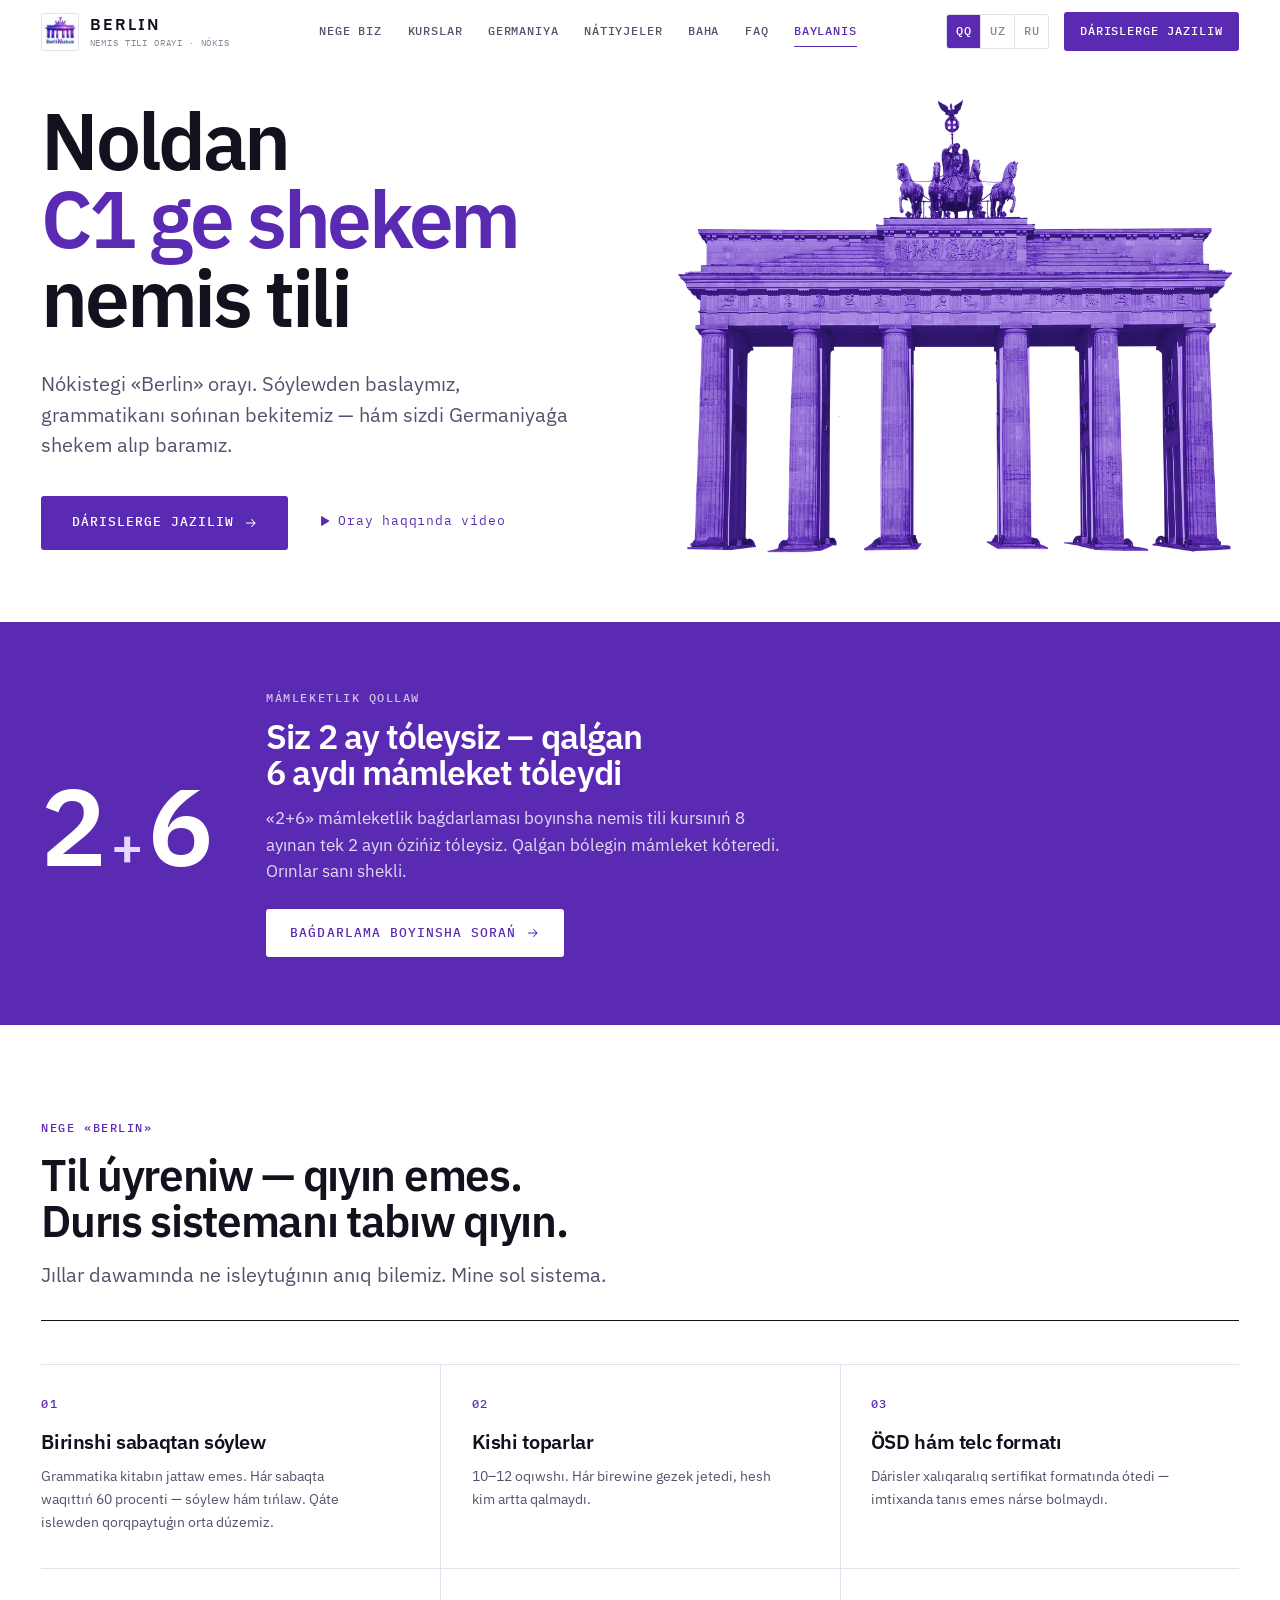
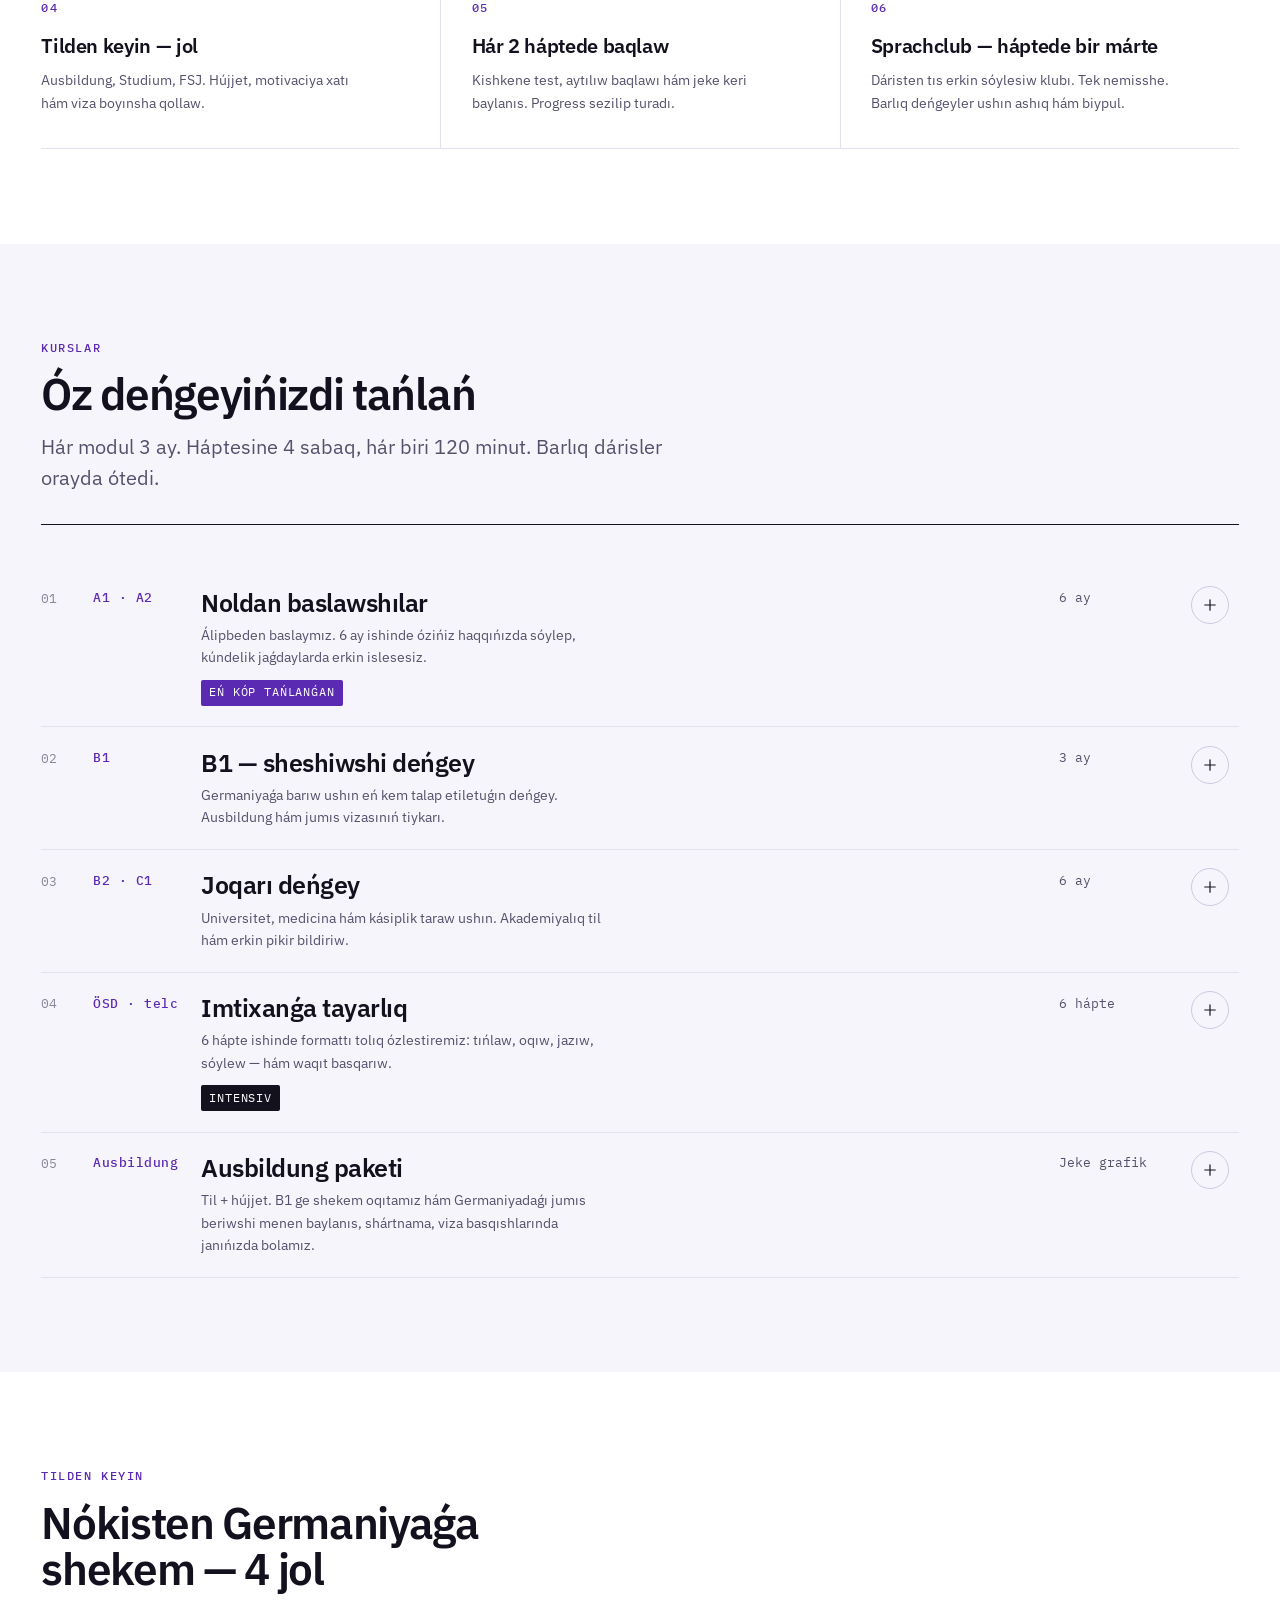
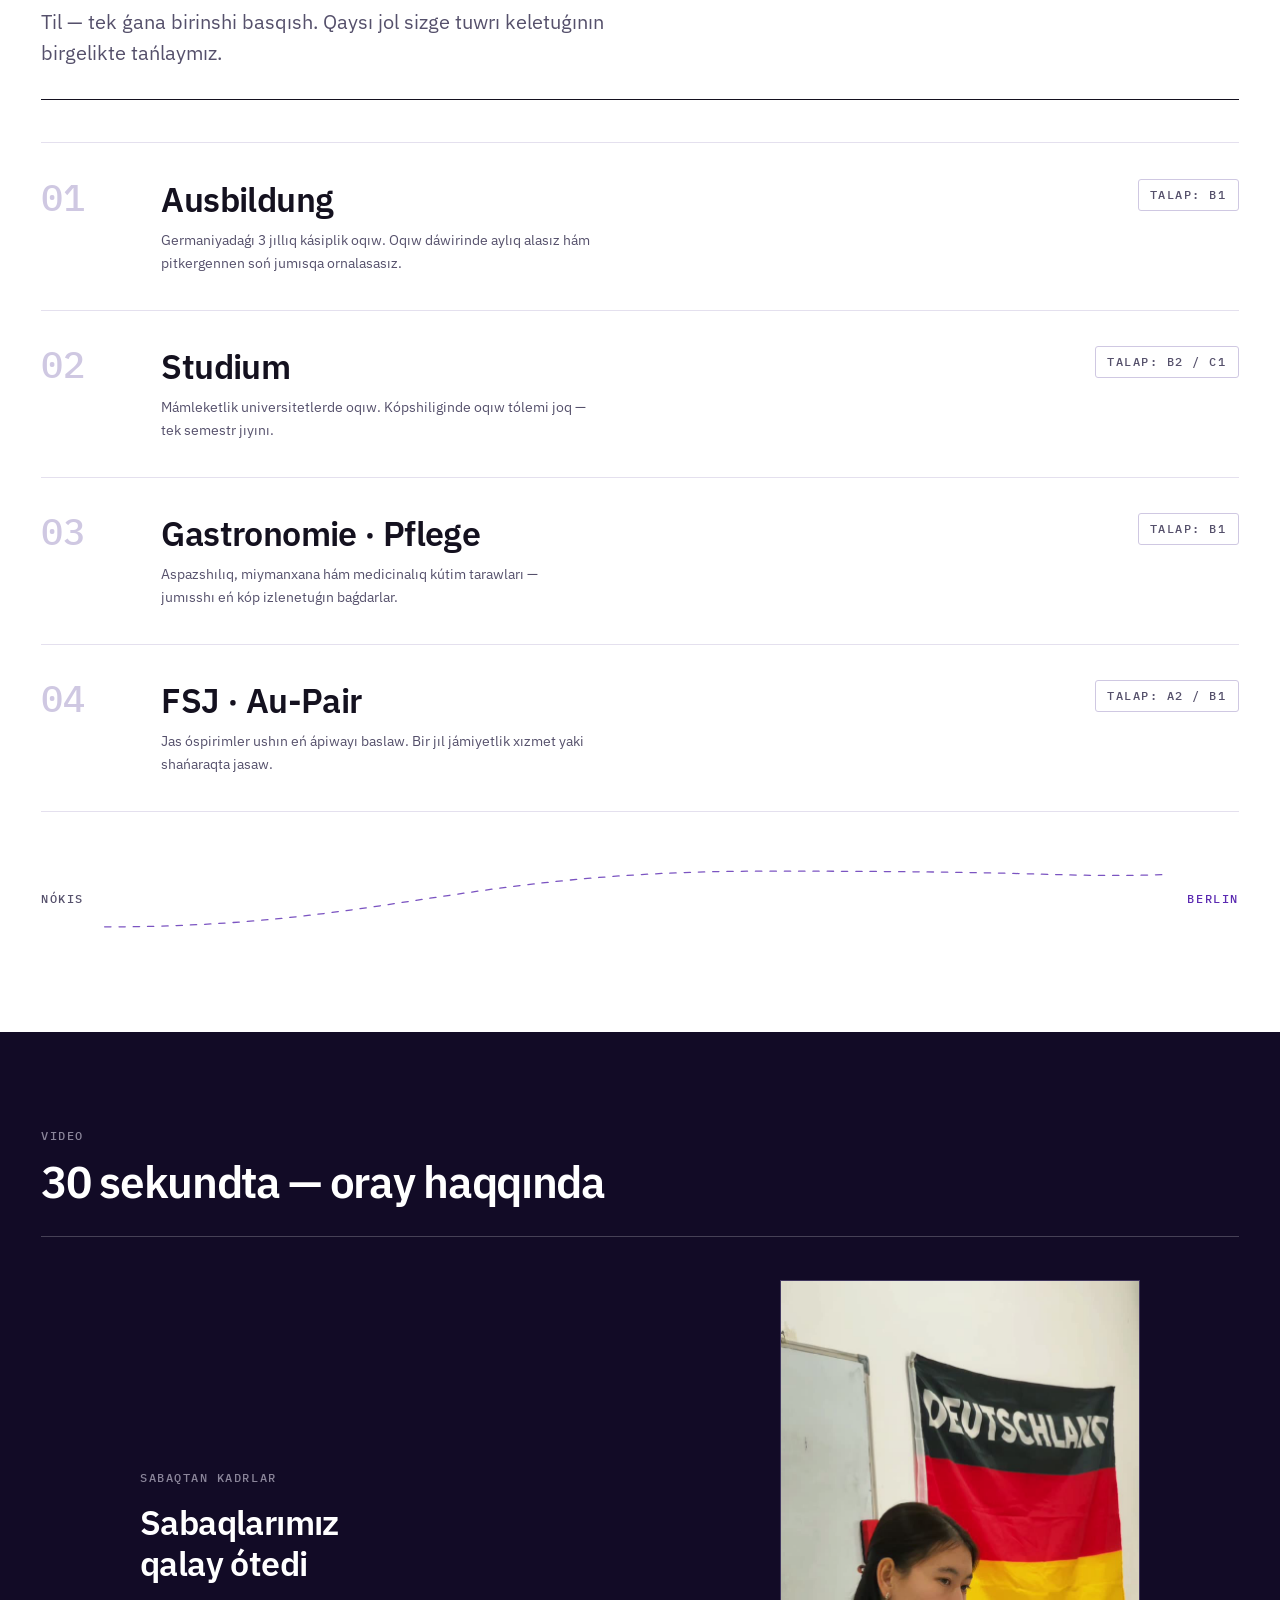
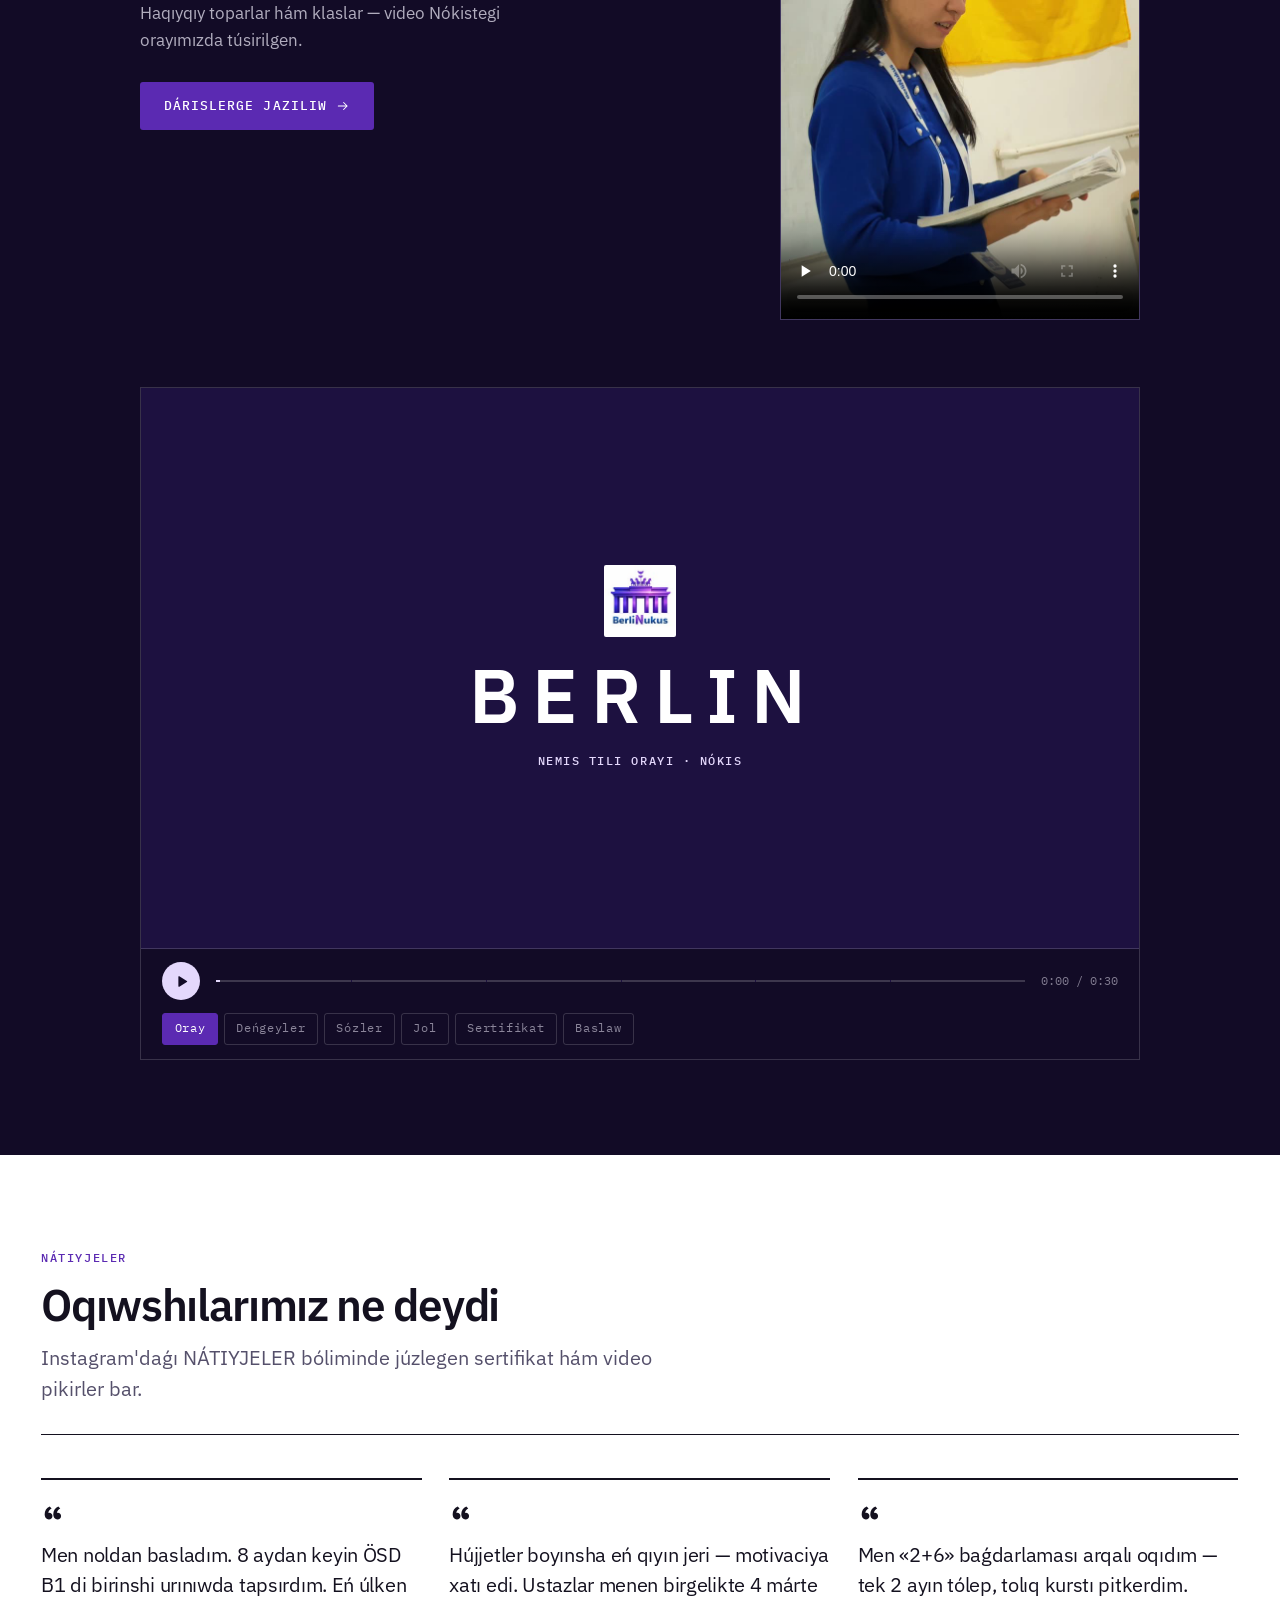
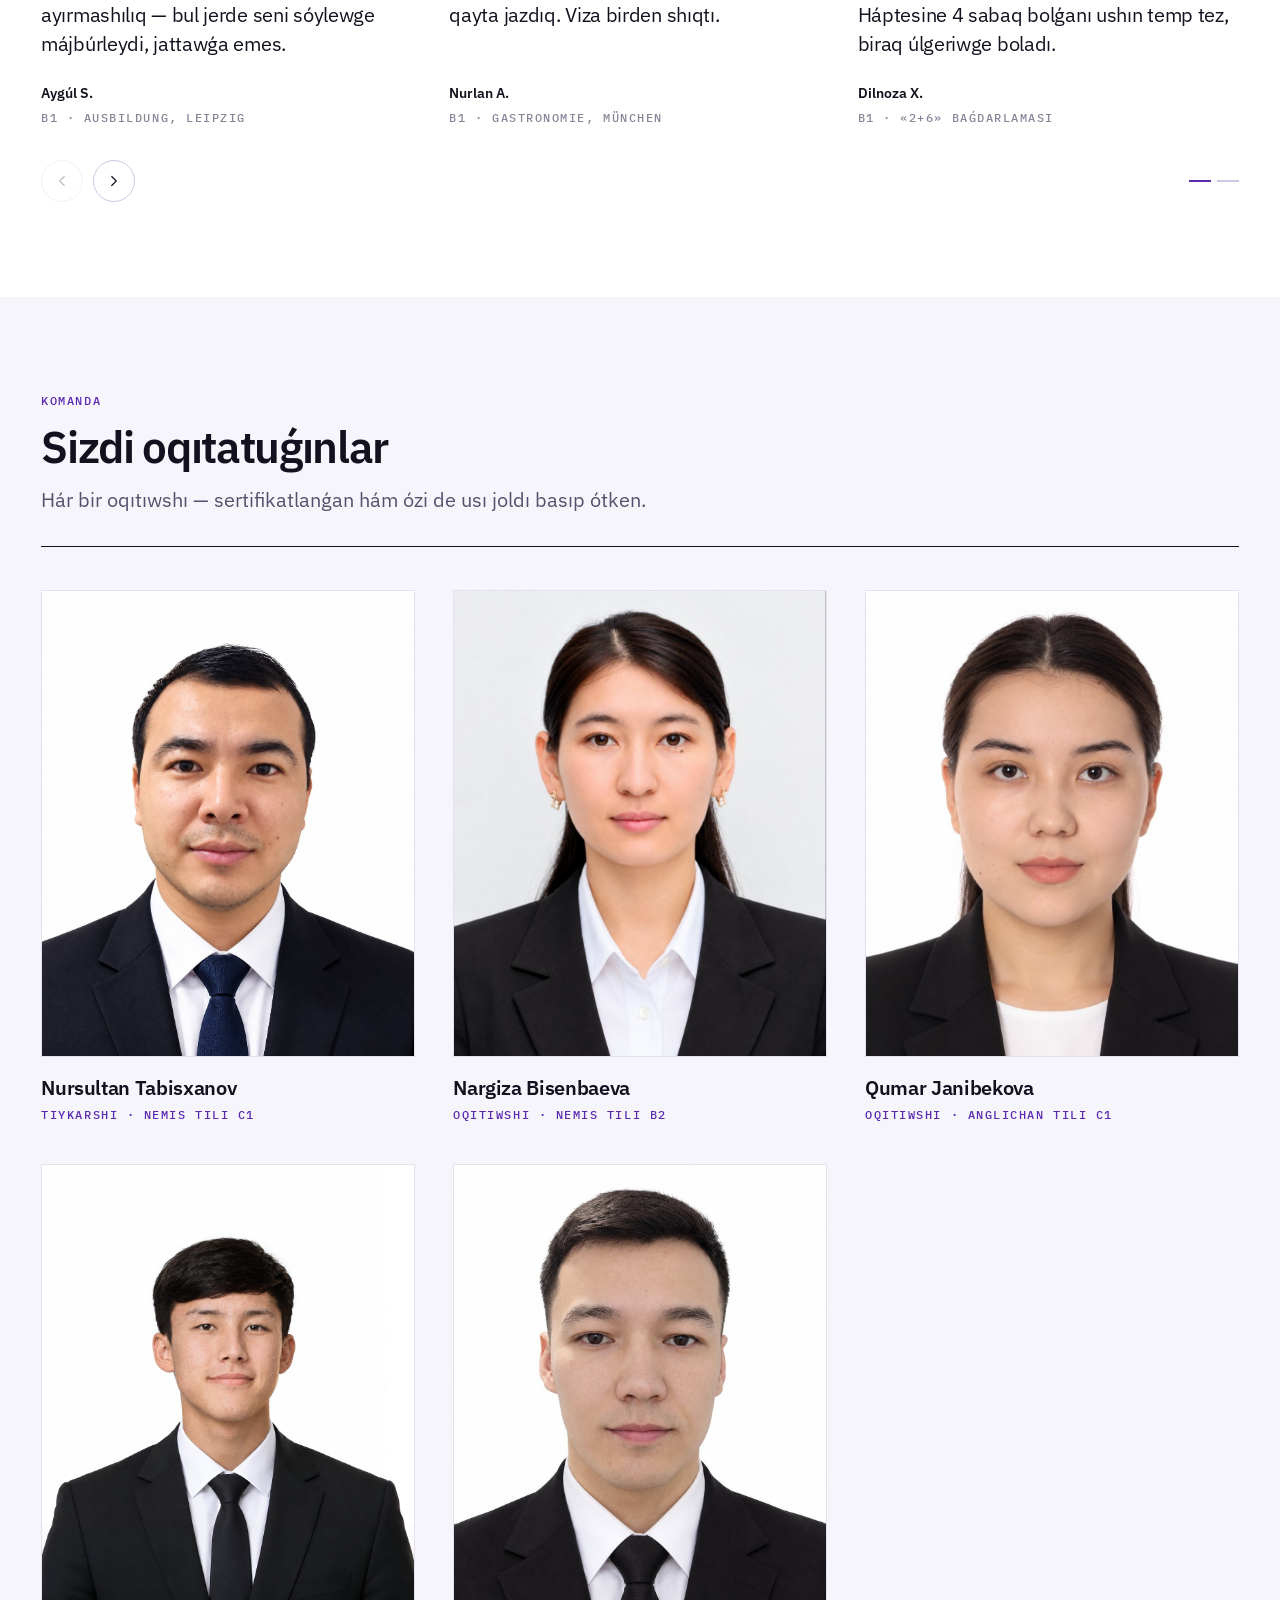
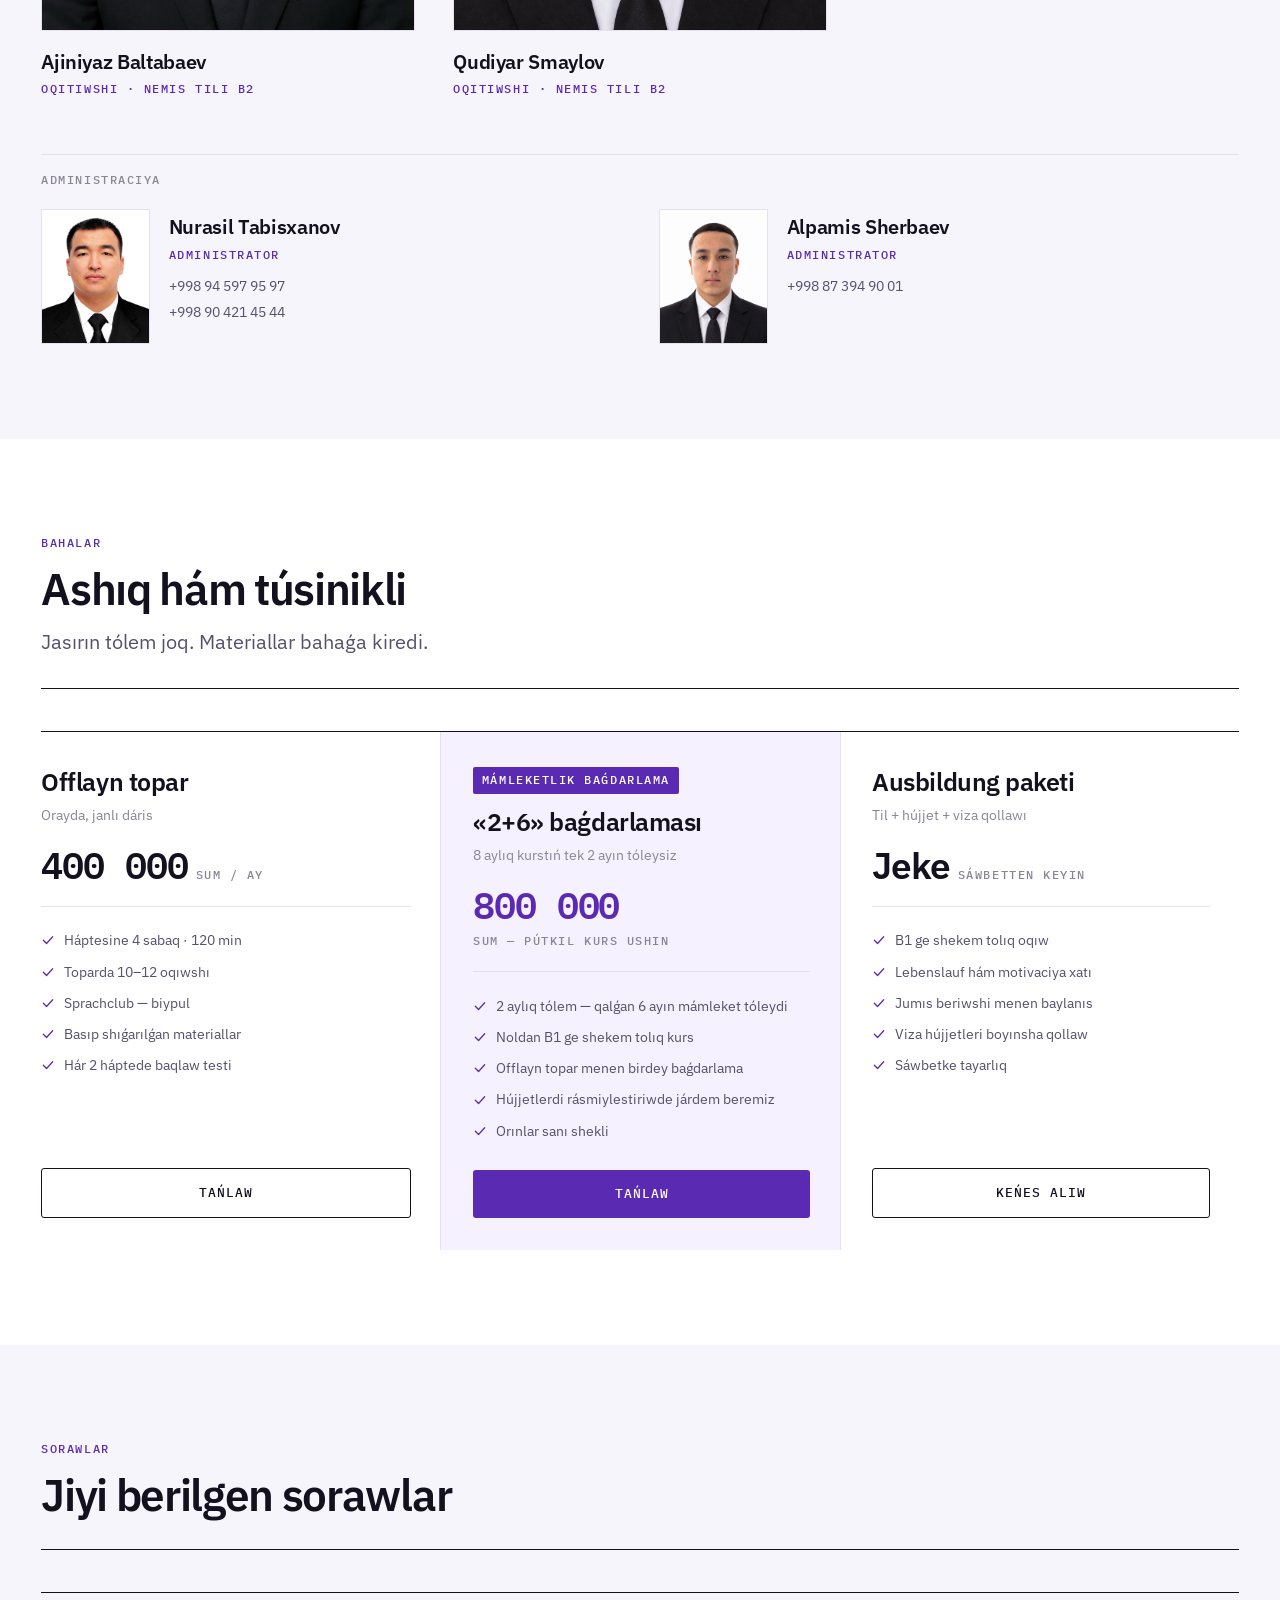
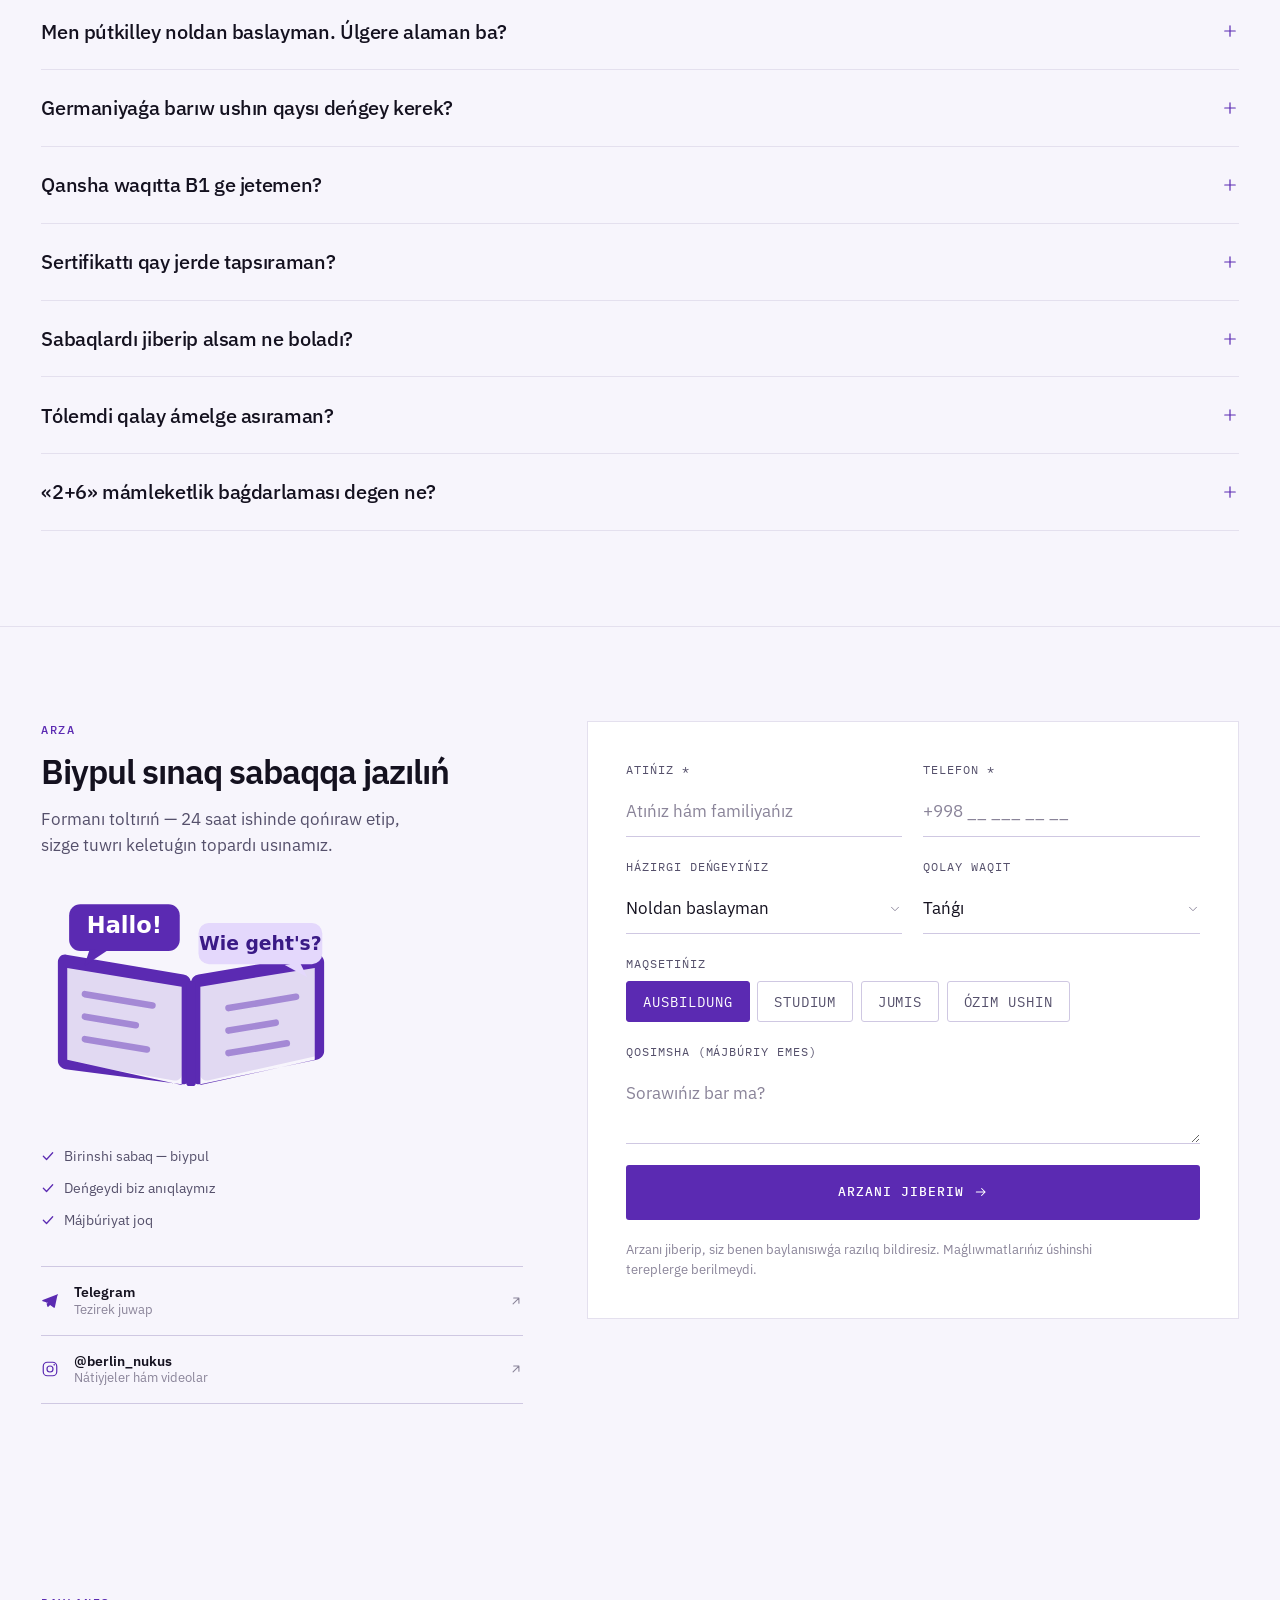
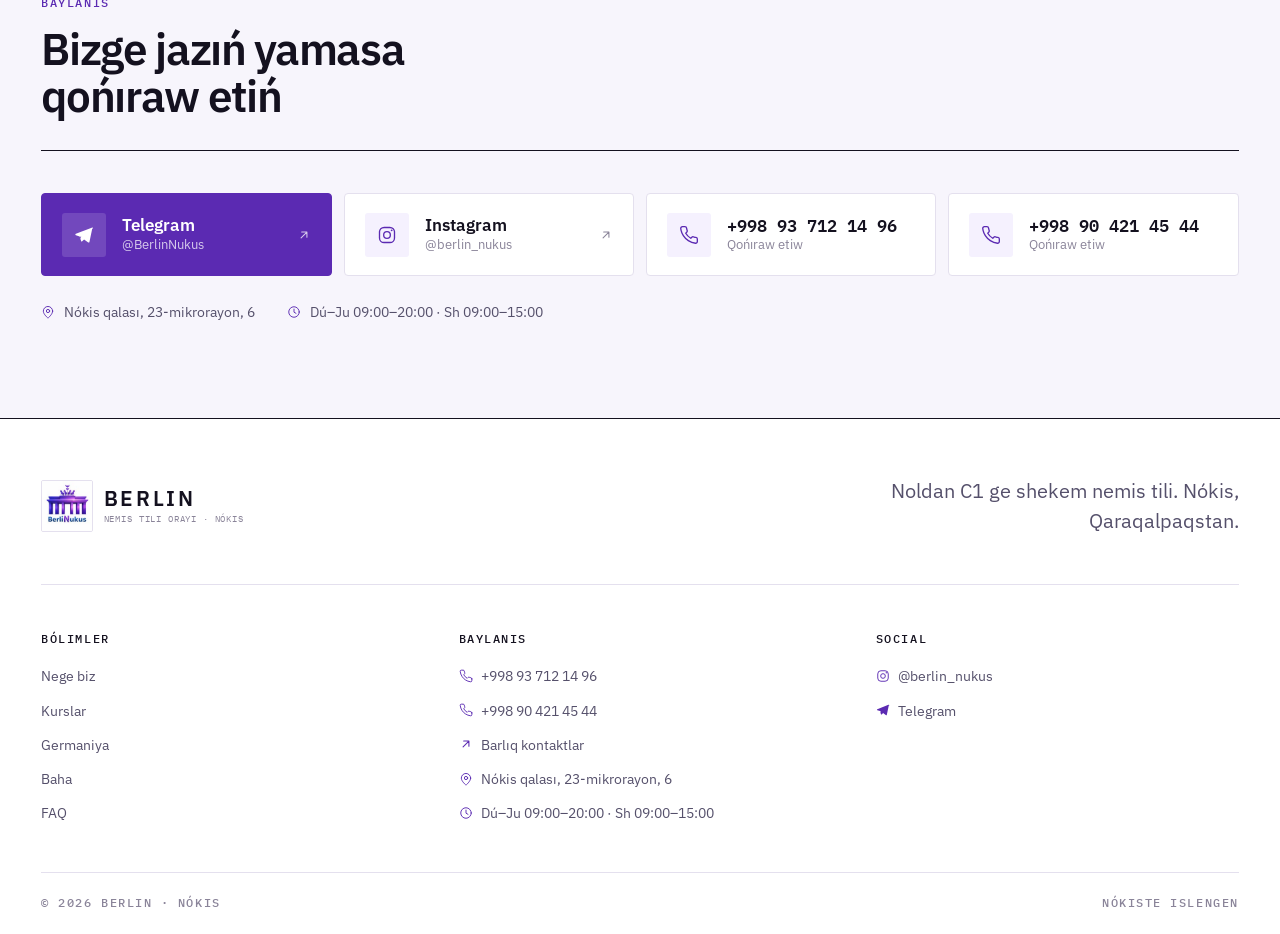
<file: index.html>
<!DOCTYPE html>
<html lang="kaa" data-lang="kaa">
<head>
<script>document.documentElement.classList.add('js');</script>
<meta charset="UTF-8">
<meta name="viewport" content="width=device-width, initial-scale=1, viewport-fit=cover">
<!-- seo:start — generated by tools/build.mjs, do not edit by hand -->
<title>Nókistegi nemis tili kursları — BERLIN orayı (Nukus)</title>
<meta name="description" content="Nókistegi BERLIN orayında nemis tilin noldan C1 ge shekem úyreniń. «2+6» mámleketlik baǵdarlaması, ÖSD hám telc tayarlıq, Ausbildung. 23-mikrorayon, 6.">
<meta name="robots" content="index, follow, max-image-preview:large">
<link rel="canonical" href="https://www.berlinnukus.com/">
<link rel="alternate" hreflang="kaa" href="https://www.berlinnukus.com/">
<link rel="alternate" hreflang="uz" href="https://www.berlinnukus.com/uz/">
<link rel="alternate" hreflang="ru" href="https://www.berlinnukus.com/ru/">
<link rel="alternate" hreflang="x-default" href="https://www.berlinnukus.com/">
<meta property="og:type" content="website">
<meta property="og:site_name" content="BERLIN">
<meta property="og:url" content="https://www.berlinnukus.com/">
<meta property="og:title" content="Nókistegi nemis tili kursları — BERLIN orayı (Nukus)">
<meta property="og:description" content="Nókistegi BERLIN orayında nemis tilin noldan C1 ge shekem úyreniń. «2+6» mámleketlik baǵdarlaması, ÖSD hám telc tayarlıq, Ausbildung. 23-mikrorayon, 6.">
<meta property="og:image" content="https://www.berlinnukus.com/assets/og.png">
<meta property="og:image:width" content="1200">
<meta property="og:image:height" content="630">
<meta property="og:locale" content="kaa_UZ">
<meta property="og:locale:alternate" content="uz_UZ">
<meta property="og:locale:alternate" content="ru_RU">
<meta name="twitter:card" content="summary_large_image">
<script>(function(){try{if(/bot|crawl|spider|slurp|google|yandex|bing|headless|lighthouse/i.test(navigator.userAgent))return;var s=localStorage.getItem('berlin.lang'),n=(navigator.language||'').toLowerCase().slice(0,2),l=s||n;if(l==='uz'||l==='ru')location.replace(l+'/'+location.hash);}catch(e){}})();</script>
<script type="application/ld+json">
{"@context":"https://schema.org","@graph":[{"@type":["EducationalOrganization","LocalBusiness"],"@id":"https://www.berlinnukus.com/#org","name":"BERLIN","alternateName":["Berlin Nukus","BERLIN — Nemis tili orayı","BERLIN — Nemis tili markazi","BERLIN — центр немецкого языка"],"description":"Nókistegi BERLIN orayında nemis tilin noldan C1 ge shekem úyreniń. «2+6» mámleketlik baǵdarlaması, ÖSD hám telc tayarlıq, Ausbildung. 23-mikrorayon, 6.","url":"https://www.berlinnukus.com/","logo":"https://www.berlinnukus.com/assets/avatar.jpg","image":"https://www.berlinnukus.com/assets/og.png","telephone":"+998937121496","priceRange":"400 000 UZS","currenciesAccepted":"UZS","address":{"@type":"PostalAddress","streetAddress":"23-mikrorayon, 6","addressLocality":"Nókis","addressRegion":"Qaraqalpaqstan","addressCountry":"UZ"},"areaServed":{"@type":"City","name":"Nókis"},"knowsLanguage":["de","kaa","uz","ru"],"sameAs":["https://www.instagram.com/berlin_nukus/","https://t.me/BerlinNukus"]},{"@type":"WebSite","@id":"https://www.berlinnukus.com/#site","url":"https://www.berlinnukus.com/","name":"BERLIN","inLanguage":["kaa","uz","ru"],"publisher":{"@id":"https://www.berlinnukus.com/#org"}},{"@type":"WebPage","@id":"https://www.berlinnukus.com/#page","url":"https://www.berlinnukus.com/","name":"Nókistegi nemis tili kursları — BERLIN orayı (Nukus)","description":"Nókistegi BERLIN orayında nemis tilin noldan C1 ge shekem úyreniń. «2+6» mámleketlik baǵdarlaması, ÖSD hám telc tayarlıq, Ausbildung. 23-mikrorayon, 6.","inLanguage":"kaa","isPartOf":{"@id":"https://www.berlinnukus.com/#site"},"about":{"@id":"https://www.berlinnukus.com/#org"}},{"@type":"FAQPage","@id":"https://www.berlinnukus.com/#faq","inLanguage":"kaa","mainEntity":[{"@type":"Question","name":"Men pútkilley noldan baslayman. Úlgere alaman ba?","acceptedAnswer":{"@type":"Answer","text":"Álbette. Oqıwshılarımızdıń kópshiligi noldan baslaǵan. A1 toparı dál sol ushın: birinshi sabaqta álipbe hám aytılıw, úshinshi háptede ózińiz haqqıńızda sóyley alasız. Aldın-ala bilim talap etilmeydi."}},{"@type":"Question","name":"Germaniyaǵa barıw ushın qaysı deńgey kerek?","acceptedAnswer":{"@type":"Answer","text":"Kópshilik jaǵdayda B1. Ausbildung, jumıs vizası hám shańaraq vizası ushın B1 jetkilikli. Universitetke kiriw ushın B2 yaki C1 talap etiledi. Aspazshılıq hám medicinalıq kútim tarawlarında da B1 menen baslaw múmkin."}},{"@type":"Question","name":"Qansha waqıtta B1 ge jetemen?","acceptedAnswer":{"@type":"Answer","text":"Noldan baslaǵanda ortasha 8 ay: A1 → A2 → B1. Háptesine 4 sabaq hám hár biri 120 minut bolǵanı ushın temp tez. Mámleketlik «2+6» baǵdarlaması dál usı 8 aylıq múddetke esaplanǵan."}},{"@type":"Question","name":"Sertifikattı qay jerde tapsıraman?","acceptedAnswer":{"@type":"Answer","text":"ÖSD hám telc imtixanları Tashkentte hám basqa oraylarda ótkeriledi. Biz imtixanǵa tolıq tayarlaymız, dizimnen ótiw hám barıw máselelerinde járdem beremiz."}},{"@type":"Question","name":"Sabaqlardı jiberip alsam ne boladı?","acceptedAnswer":{"@type":"Answer","text":"Hár sabaqtıń konspekti hám tapsırmaları Telegram toparına júklenedi. Sonday-aq oqıtıwshı menen kelisip, jiberip alǵan temanı ayrıqsha tákirarlaw múmkin."}},{"@type":"Question","name":"Tólemdi qalay ámelge asıraman?","acceptedAnswer":{"@type":"Answer","text":"Ay sayın, oqıw baslanǵanǵa shekem. Click, Payme, naq pul yaki bank karta arqalı."}},{"@type":"Question","name":"«2+6» mámleketlik baǵdarlaması degen ne?","acceptedAnswer":{"@type":"Answer","text":"Bul — mámleket tárepinen qollap-quwatlanatuǵın baǵdarlama. 8 aylıq nemis tili kursınıń tek 2 ayın ózińiz tóleysiz, qalǵan 6 ayın mámleket tóleydi. Orınlar sanı shekli, sonlıqtan aldınnan jazılıw kerek. Hújjetlerdi rásmiylestiriwde biz járdem beremiz — arza qaldırıń, detallardı aytıp beremiz."}}]}]}
</script>
<!-- seo:end -->
<meta name="theme-color" content="#FFFFFF">
<link rel="preconnect" href="https://fonts.googleapis.com">
<link rel="preconnect" href="https://fonts.gstatic.com" crossorigin>
<link href="https://fonts.googleapis.com/css2?family=IBM+Plex+Sans:wght@400;500;600;700&family=IBM+Plex+Mono:wght@400;500;600&family=Noto+Sans:wght@400;600&display=swap" rel="stylesheet">
<link rel="stylesheet" href="css/tokens.css">
<link rel="stylesheet" href="css/layout.css">
<link rel="stylesheet" href="css/sections.css">
<link rel="stylesheet" href="css/motion.css">
<link rel="icon" type="image/png" sizes="48x48" href="assets/favicon-48.png">
<link rel="icon" type="image/png" sizes="96x96" href="assets/favicon-96.png">
<link rel="icon" type="image/png" sizes="144x144" href="assets/favicon-144.png">
<link rel="icon" type="image/png" sizes="192x192" href="assets/favicon-192.png">
<link rel="apple-touch-icon" href="assets/apple-touch-icon.png">
</head>
<body>

<!-- ═══════════════ ICON SPRITE ═══════════════ -->
<svg aria-hidden="true" style="position:absolute;width:0;height:0;overflow:hidden">
<defs>
<!-- Duotone: photo → luminance → violet ramp through the brand colour.
     sRGB interpolation is required, otherwise the midtones wash out. -->
<filter id="duotone" color-interpolation-filters="sRGB">
  <feColorMatrix type="matrix" values="0.2126 0.7152 0.0722 0 0
                                       0.2126 0.7152 0.0722 0 0
                                       0.2126 0.7152 0.0722 0 0
                                       0      0      0      1 0"/>
  <feComponentTransfer>
    <feFuncR type="table" tableValues="0.118 0.357 0.741"/>
    <feFuncG type="table" tableValues="0.059 0.165 0.639"/>
    <feFuncB type="table" tableValues="0.322 0.698 0.949"/>
  </feComponentTransfer>
</filter>
<symbol id="i-arrow" viewBox="0 0 24 24" fill="none" stroke="currentColor" stroke-width="1.8" stroke-linecap="round" stroke-linejoin="round"><path d="M4 12h15M13 6l6 6-6 6"/></symbol>
<symbol id="i-arrow-ne" viewBox="0 0 24 24" fill="none" stroke="currentColor" stroke-width="1.8" stroke-linecap="round" stroke-linejoin="round"><path d="M7 17 17 7M8 7h9v9"/></symbol>
<symbol id="i-check" viewBox="0 0 24 24" fill="none" stroke="currentColor" stroke-width="2.2" stroke-linecap="round" stroke-linejoin="round"><path d="M4 12.5 9.5 18 20 6.5"/></symbol>
<symbol id="i-play" viewBox="0 0 24 24" fill="currentColor"><path d="M7 4.5v15a1 1 0 0 0 1.53.85l12-7.5a1 1 0 0 0 0-1.7l-12-7.5A1 1 0 0 0 7 4.5Z"/></symbol>
<symbol id="i-pause" viewBox="0 0 24 24" fill="currentColor"><rect x="6" y="4" width="4" height="16" rx="1"/><rect x="14" y="4" width="4" height="16" rx="1"/></symbol>
<symbol id="i-replay" viewBox="0 0 24 24" fill="none" stroke="currentColor" stroke-width="1.8" stroke-linecap="round" stroke-linejoin="round"><path d="M3 12a9 9 0 1 0 3-6.7"/><path d="M3 4v5h5"/></symbol>
<symbol id="i-menu" viewBox="0 0 24 24" fill="none" stroke="currentColor" stroke-width="1.6" stroke-linecap="round"><path d="M3 8h18M3 16h18"/></symbol>
<symbol id="i-close" viewBox="0 0 24 24" fill="none" stroke="currentColor" stroke-width="1.6" stroke-linecap="round"><path d="M6 6l12 12M18 6L6 18"/></symbol>
<symbol id="i-chevron" viewBox="0 0 24 24" fill="none" stroke="currentColor" stroke-width="1.6" stroke-linecap="round" stroke-linejoin="round"><path d="M6 9l6 6 6-6"/></symbol>
<symbol id="i-plus" viewBox="0 0 24 24" fill="none" stroke="currentColor" stroke-width="1.6" stroke-linecap="round"><path d="M12 5v14M5 12h14"/></symbol>
<symbol id="i-phone" viewBox="0 0 24 24" fill="none" stroke="currentColor" stroke-width="1.6" stroke-linecap="round" stroke-linejoin="round"><path d="M22 16.9v3a2 2 0 0 1-2.2 2 19.8 19.8 0 0 1-8.6-3.1 19.5 19.5 0 0 1-6-6A19.8 19.8 0 0 1 2.1 4.2 2 2 0 0 1 4.1 2h3a2 2 0 0 1 2 1.7c.1 1 .4 1.9.7 2.8a2 2 0 0 1-.5 2.1L8.1 9.9a16 16 0 0 0 6 6l1.3-1.3a2 2 0 0 1 2.1-.4c.9.3 1.8.6 2.8.7a2 2 0 0 1 1.7 2Z"/></symbol>
<symbol id="i-telegram" viewBox="0 0 24 24" fill="currentColor"><path d="M21.9 4.3 18.6 20a1.2 1.2 0 0 1-1.9.7l-4.6-3.4-2.3 2.2a.8.8 0 0 1-1.3-.3l-1.7-5.5-4.5-1.4c-.9-.3-.9-1.5 0-1.8l19-7.3c.8-.3 1.6.3 1.6 1.1ZM8.7 13.4l9-5.6-10.4 6.6.6 2 .8-3Z"/></symbol>
<symbol id="i-instagram" viewBox="0 0 24 24" fill="none" stroke="currentColor" stroke-width="1.6"><rect x="3" y="3" width="18" height="18" rx="5.5"/><circle cx="12" cy="12" r="4"/><circle cx="17.6" cy="6.4" r="1.1" fill="currentColor" stroke="none"/></symbol>
<symbol id="i-pin" viewBox="0 0 24 24" fill="none" stroke="currentColor" stroke-width="1.6" stroke-linecap="round" stroke-linejoin="round"><path d="M20 10.5c0 5.5-8 12-8 12s-8-6.5-8-12a8 8 0 0 1 16 0Z"/><circle cx="12" cy="10.3" r="2.8"/></symbol>
<symbol id="i-clock" viewBox="0 0 24 24" fill="none" stroke="currentColor" stroke-width="1.6" stroke-linecap="round" stroke-linejoin="round"><circle cx="12" cy="12" r="9"/><path d="M12 7v5.3l3.4 2"/></symbol>
<symbol id="i-quote" viewBox="0 0 24 24" fill="currentColor"><path d="M9.5 5C6 6.6 4 9.6 4 13.4 4 16.6 5.9 19 8.6 19c2.2 0 3.9-1.6 3.9-3.8 0-2.1-1.5-3.6-3.5-3.6-.4 0-.8 0-1.1.2.4-1.9 1.8-3.6 3.7-4.6L9.5 5Zm9.4 0c-3.5 1.6-5.5 4.6-5.5 8.4 0 3.2 1.9 5.6 4.6 5.6 2.2 0 3.9-1.6 3.9-3.8 0-2.1-1.5-3.6-3.5-3.6-.4 0-.8 0-1.1.2.4-1.9 1.8-3.6 3.7-4.6L18.9 5Z"/></symbol>
</defs>
</svg>

<div class="scroll-progress" aria-hidden="true"><i></i></div>

<a href="#apply" class="skip-link" data-i18n="a11y.skip">Formaǵa ótiw</a>

<!-- ═══════════════ HEADER ═══════════════ -->
<header class="hdr" id="hdr">
  <div class="hdr__in">
    <a href="#top" class="brand" aria-label="BERLIN">
      <img class="brand__mark" src="assets/avatar.jpg" alt="" width="38" height="38" decoding="async">
      <span class="brand__txt">
        <b>BERLIN</b>
        <i data-i18n="brand.sub">Nemis tili orayı · Nókis</i>
      </span>
    </a>

    <nav class="nav" id="nav" aria-label="Main">
      <a href="#why" data-i18n="nav.why">Nege biz</a>
      <a href="#programs" data-i18n="nav.programs">Kurslar</a>
      <a href="#path" data-i18n="nav.path">Germaniya</a>
      <a href="#results" data-i18n="nav.results">Nátiyjeler</a>
      <a href="#price" data-i18n="nav.price">Baha</a>
      <a href="#faq" data-i18n="nav.faq">FAQ</a>
      <a href="#contacts" data-i18n="nav.contacts">Baylanıs</a>
    </nav>

    <div class="hdr__act">
      <div class="lang" id="lang" role="group" aria-label="Language">
        <a href="./" hreflang="kaa" lang="kaa" data-set-lang="kaa" aria-current="page">QQ</a>
        <a href="uz/" hreflang="uz" lang="uz" data-set-lang="uz">UZ</a>
        <a href="ru/" hreflang="ru" lang="ru" data-set-lang="ru">RU</a>
      </div>
      <a href="#apply" class="btn btn--sm btn--solid js-scroll" data-i18n="cta.apply">Dárislerge jazılıw</a>
      <button class="burger" id="burger" aria-label="Menu" aria-expanded="false" aria-controls="mnav">
        <svg class="ic"><use href="#i-menu"/></svg>
      </button>
    </div>
  </div>
</header>

<div class="mnav" id="mnav" hidden>
  <nav aria-label="Mobile">
    <a href="#why"><span data-i18n="nav.why">Nege biz</span></a>
    <a href="#programs"><span data-i18n="nav.programs">Kurslar</span></a>
    <a href="#path"><span data-i18n="nav.path">Germaniya</span></a>
    <a href="#reel"><span data-i18n="nav.reel">Video</span></a>
    <a href="#results"><span data-i18n="nav.results">Nátiyjeler</span></a>
    <a href="#teachers"><span data-i18n="nav.teachers">Oqıtıwshılar</span></a>
    <a href="#price"><span data-i18n="nav.price">Baha</span></a>
    <a href="#faq"><span data-i18n="nav.faq">FAQ</span></a>
    <a href="#contacts"><span data-i18n="nav.contacts">Baylanıs</span></a>
  </nav>
  <a href="#apply" class="btn btn--solid btn--full js-scroll" data-i18n="cta.apply">Dárislerge jazılıw</a>
</div>

<main id="top">

<!-- ═══════════════ HERO ═══════════════ -->
<section class="hero" id="hero">
  <div class="wrap hero__in">
    <div class="hero__copy">
      <h1 class="hero__h1 reveal" data-rev>
        <span class="line" data-i18n="hero.h1a">Noldan</span>
        <span class="line hero__h1--em" data-i18n="hero.h1b">C1 ge shekem</span>
        <span class="line" data-i18n="hero.h1c">nemis tili</span>
      </h1>

      <p class="hero__text reveal" data-rev data-rev-d="130" data-i18n="hero.lead">Nókistegi «Berlin» orayı. Sóylewden baslaymız, grammatikanı sońınan bekitemiz — hám sizdi Germaniyaǵa shekem alıp baramız.</p>

      <div class="hero__cta reveal" data-rev data-rev-d="190">
        <a href="#apply" class="btn btn--solid btn--lg js-scroll">
          <span data-i18n="cta.apply">Dárislerge jazılıw</span>
          <svg class="ic ic--xs"><use href="#i-arrow"/></svg>
        </a>
        <a href="#reel" class="tlink js-scroll">
          <svg class="ic ic--xs"><use href="#i-play"/></svg>
          <span data-i18n="cta.watch">Oray haqqında video</span>
        </a>
      </div>

    </div>

    <div class="hero__art reveal" data-rev data-rev-d="120" aria-hidden="true">
      <img src="assets/brandenburg.png" alt="" width="360" height="360" decoding="async" fetchpriority="high">
    </div>
  </div>

</section>

<!-- ═══════════════ STATE PROGRAMME 2+6 ═══════════════ -->
<section class="gov" aria-labelledby="gov-t">
  <div class="wrap gov__in">
    <div class="gov__fig" aria-hidden="true">
      <span class="gov__num">2</span><span class="gov__plus">+</span><span class="gov__num">6</span>
    </div>
    <div class="gov__body">
      <p class="gov__k mono" data-i18n="gov.k">Mámleketlik qollaw</p>
      <h2 class="gov__t" id="gov-t" data-i18n="gov.t">Siz 2 ay tóleysiz — qalǵan 6 aydı mámleket tóleydi</h2>
      <p class="gov__p" data-i18n="gov.p">«2+6» mámleketlik baǵdarlaması boyınsha nemis tili kursınıń 8 ayınan tek 2 ayın ózińiz tóleysiz. Qalǵan bólegin mámleket kóteredi. Orınlar sanı shekli.</p>
      <a href="#apply" class="btn btn--invert js-scroll">
        <span data-i18n="gov.cta">Baǵdarlama boyınsha sorań</span>
        <svg class="ic ic--xs"><use href="#i-arrow"/></svg>
      </a>
    </div>
  </div>
</section>

<!-- ═══════════════ WHY ═══════════════ -->
<section class="sect" id="why">
  <div class="wrap">
    <header class="shead">
      <p class="shead__kick mono" data-i18n="why.kick">Nege «Berlin»</p>
      <h2 class="shead__h reveal" data-rev data-i18n="why.h">Til úyreniw — qıyın emes. Durıs sistemanı tabıw qıyın.</h2>
      <p class="shead__p reveal" data-rev data-rev-d="80" data-i18n="why.p">Jıllar dawamında ne isleytuǵının anıq bilemiz. Mine sol sistema.</p>
    </header>

    <ol class="prin">
      <li class="prin__i reveal" data-rev>
        <span class="prin__n mono">01</span>
        <h3 data-i18n="why.c1.t">Birinshi sabaqtan sóylew</h3>
        <p data-i18n="why.c1.p">Grammatika kitabın jattaw emes. Hár sabaqta waqıttıń 60 procenti — sóylew hám tıńlaw. Qáte islewden qorqpaytuǵın orta dúzemiz.</p>
      </li>
      <li class="prin__i reveal" data-rev data-rev-d="60">
        <span class="prin__n mono">02</span>
        <h3 data-i18n="why.c2.t">Kishi toparlar</h3>
        <p data-i18n="why.c2.p">10–12 oqıwshı. Hár birewine gezek jetedi, hesh kim artta qalmaydı.</p>
      </li>
      <li class="prin__i reveal" data-rev data-rev-d="120">
        <span class="prin__n mono">03</span>
        <h3 data-i18n="why.c3.t">ÖSD hám telc formatı</h3>
        <p data-i18n="why.c3.p">Dárisler xalıqaralıq sertifikat formatında ótedi — imtixanda tanıs emes nárse bolmaydı.</p>
      </li>
      <li class="prin__i reveal" data-rev data-rev-d="180">
        <span class="prin__n mono">04</span>
        <h3 data-i18n="why.c4.t">Tilden keyin — jol</h3>
        <p data-i18n="why.c4.p">Ausbildung, Studium, FSJ. Hújjet, motivaciya xatı hám viza boyınsha qollaw.</p>
      </li>
      <li class="prin__i reveal" data-rev data-rev-d="240">
        <span class="prin__n mono">05</span>
        <h3 data-i18n="why.c5.t">Hár 2 háptede baqlaw</h3>
        <p data-i18n="why.c5.p">Kishkene test, aytılıw baqlawı hám jeke keri baylanıs. Progress sezilip turadı.</p>
      </li>
      <li class="prin__i reveal" data-rev data-rev-d="300">
        <span class="prin__n mono">06</span>
        <h3 data-i18n="why.c6.t">Sprachclub — háptede bir márte</h3>
        <p data-i18n="why.c6.p">Dáristen tıs erkin sóylesiw klubı. Tek nemisshe. Barlıq deńgeyler ushın ashıq hám biypul.</p>
      </li>
    </ol>
  </div>
</section>

<!-- ═══════════════ PROGRAMS — index table ═══════════════ -->
<section class="sect sect--tint" id="programs">
  <div class="wrap">
    <header class="shead">
      <p class="shead__kick mono" data-i18n="prog.kick">Kurslar</p>
      <h2 class="shead__h reveal" data-rev data-i18n="prog.h">Óz deńgeyińizdi tańlań</h2>
      <p class="shead__p reveal" data-rev data-rev-d="80" data-i18n="prog.p">Hár modul 3 ay. Háptesine 4 sabaq, hár biri 120 minut. Barlıq dárisler orayda ótedi.</p>
    </header>

    <div class="idx-wrap reveal" data-rev>
      <table class="idx" id="pgrid">
        <tbody>
          <tr class="pc">
            <td class="idx__n num-mono">01</td>
            <td class="idx__lv num-mono">A1 · A2</td>
            <td class="idx__name">
              <b data-i18n="prog.p1.t">Noldan baslawshılar</b>
              <span data-i18n="prog.p1.p">Álipbeden baslaymız. 6 ay ishinde ózińiz haqqıńızda sóylep, kúndelik jaǵdaylarda erkin islesesiz.</span>
              <em class="idx__tag" data-i18n="prog.badge.pop">Eń kóp tańlanǵan</em>
            </td>
            <td class="idx__dur num-mono" data-i18n="prog.p1.dur">6 ay</td>
            <td class="idx__go"><button class="idx__tg" aria-expanded="false" aria-controls="det-1"><svg class="ic"><use href="#i-plus"/></svg></button></td>
          </tr>
          <tr class="pc-det" id="det-1" hidden>
            <td colspan="5" class="idx-det-cell"><div class="det">
              <ul class="det__list">
                <li><svg class="ic ic--xs"><use href="#i-check"/></svg><span data-i18n="prog.p1.l1">Aytılıw hám álipbe bazası</span></li>
                <li><svg class="ic ic--xs"><use href="#i-check"/></svg><span data-i18n="prog.p1.l2">1200+ sózlik minimum</span></li>
                <li><svg class="ic ic--xs"><use href="#i-check"/></svg><span data-i18n="prog.p1.l3">Hár sabaqta dialog</span></li>
              </ul>
              <a href="#apply" class="btn btn--solid js-scroll" data-apply="A1–A2"><span data-i18n="cta.pick">Tańlaw</span><svg class="ic ic--xs"><use href="#i-arrow"/></svg></a>
            </div></td>
          </tr>

          <tr class="pc">
            <td class="idx__n num-mono">02</td>
            <td class="idx__lv num-mono">B1</td>
            <td class="idx__name">
              <b data-i18n="prog.p2.t">B1 — sheshiwshi deńgey</b>
              <span data-i18n="prog.p2.p">Germaniyaǵa barıw ushın eń kem talap etiletuǵın deńgey. Ausbildung hám jumıs vizasınıń tiykarı.</span>
            </td>
            <td class="idx__dur num-mono" data-i18n="prog.p2.dur">3 ay</td>
            <td class="idx__go"><button class="idx__tg" aria-expanded="false" aria-controls="det-2"><svg class="ic"><use href="#i-plus"/></svg></button></td>
          </tr>
          <tr class="pc-det" id="det-2" hidden>
            <td colspan="5" class="idx-det-cell"><div class="det">
              <ul class="det__list">
                <li><svg class="ic ic--xs"><use href="#i-check"/></svg><span data-i18n="prog.p2.l1">Barlıq tiykarǵı grammatika</span></li>
                <li><svg class="ic ic--xs"><use href="#i-check"/></svg><span data-i18n="prog.p2.l2">Xat hám arza jazıw</span></li>
                <li><svg class="ic ic--xs"><use href="#i-check"/></svg><span data-i18n="prog.p2.l3">Imtixan bólimleri boyınsha shınıǵıw</span></li>
              </ul>
              <a href="#apply" class="btn btn--solid js-scroll" data-apply="B1"><span data-i18n="cta.pick">Tańlaw</span><svg class="ic ic--xs"><use href="#i-arrow"/></svg></a>
            </div></td>
          </tr>

          <tr class="pc">
            <td class="idx__n num-mono">03</td>
            <td class="idx__lv num-mono">B2 · C1</td>
            <td class="idx__name">
              <b data-i18n="prog.p3.t">Joqarı deńgey</b>
              <span data-i18n="prog.p3.p">Universitet, medicina hám kásiplik taraw ushın. Akademiyalıq til hám erkin pikir bildiriw.</span>
            </td>
            <td class="idx__dur num-mono" data-i18n="prog.p3.dur">6 ay</td>
            <td class="idx__go"><button class="idx__tg" aria-expanded="false" aria-controls="det-3"><svg class="ic"><use href="#i-plus"/></svg></button></td>
          </tr>
          <tr class="pc-det" id="det-3" hidden>
            <td colspan="5" class="idx-det-cell"><div class="det">
              <ul class="det__list">
                <li><svg class="ic ic--xs"><use href="#i-check"/></svg><span data-i18n="prog.p3.l1">Akademiyalıq leksika</span></li>
                <li><svg class="ic ic--xs"><use href="#i-check"/></svg><span data-i18n="prog.p3.l2">Diskussiya hám prezentaciya</span></li>
                <li><svg class="ic ic--xs"><use href="#i-check"/></svg><span data-i18n="prog.p3.l3">Kásiplik nemis tili</span></li>
              </ul>
              <a href="#apply" class="btn btn--solid js-scroll" data-apply="B2–C1"><span data-i18n="cta.pick">Tańlaw</span><svg class="ic ic--xs"><use href="#i-arrow"/></svg></a>
            </div></td>
          </tr>

          <tr class="pc">
            <td class="idx__n num-mono">04</td>
            <td class="idx__lv num-mono">ÖSD · telc</td>
            <td class="idx__name">
              <b data-i18n="prog.p4.t">Imtixanǵa tayarlıq</b>
              <span data-i18n="prog.p4.p">6 hápte ishinde formattı tolıq ózlestiremiz: tıńlaw, oqıw, jazıw, sóylew — hám waqıt basqarıw.</span>
              <em class="idx__tag idx__tag--alt" data-i18n="prog.badge.int">Intensiv</em>
            </td>
            <td class="idx__dur num-mono" data-i18n="prog.p4.dur">6 hápte</td>
            <td class="idx__go"><button class="idx__tg" aria-expanded="false" aria-controls="det-4"><svg class="ic"><use href="#i-plus"/></svg></button></td>
          </tr>
          <tr class="pc-det" id="det-4" hidden>
            <td colspan="5" class="idx-det-cell"><div class="det">
              <ul class="det__list">
                <li><svg class="ic ic--xs"><use href="#i-check"/></svg><span data-i18n="prog.p4.l1">Haqıyqıy formattaǵı 8 sınaq imtixan</span></li>
                <li><svg class="ic ic--xs"><use href="#i-check"/></svg><span data-i18n="prog.p4.l2">Sprechen bólimi boyınsha jeke tayarlıq</span></li>
                <li><svg class="ic ic--xs"><use href="#i-check"/></svg><span data-i18n="prog.p4.l3">Qátelerdi dúzetiw boyınsha jeke joba</span></li>
              </ul>
              <a href="#apply" class="btn btn--solid js-scroll" data-apply="ÖSD / telc"><span data-i18n="cta.pick">Tańlaw</span><svg class="ic ic--xs"><use href="#i-arrow"/></svg></a>
            </div></td>
          </tr>

          <tr class="pc">
            <td class="idx__n num-mono">05</td>
            <td class="idx__lv num-mono">Ausbildung</td>
            <td class="idx__name">
              <b data-i18n="prog.p5.t">Ausbildung paketi</b>
              <span data-i18n="prog.p5.p">Til + hújjet. B1 ge shekem oqıtamız hám Germaniyadaǵı jumıs beriwshi menen baylanıs, shártnama, viza basqıshlarında janıńızda bolamız.</span>
            </td>
            <td class="idx__dur num-mono" data-i18n="prog.p5.dur">Jeke grafik</td>
            <td class="idx__go"><button class="idx__tg" aria-expanded="false" aria-controls="det-5"><svg class="ic"><use href="#i-plus"/></svg></button></td>
          </tr>
          <tr class="pc-det" id="det-5" hidden>
            <td colspan="5" class="idx-det-cell"><div class="det">
              <ul class="det__list">
                <li><svg class="ic ic--xs"><use href="#i-check"/></svg><span data-i18n="prog.p5.l1">Lebenslauf hám motivaciya xatı</span></li>
                <li><svg class="ic ic--xs"><use href="#i-check"/></svg><span data-i18n="prog.p5.l2">Hújjetlerdi tayarlaw hám tárjima</span></li>
                <li><svg class="ic ic--xs"><use href="#i-check"/></svg><span data-i18n="prog.p5.l3">Sáwbetke (Vorstellungsgespräch) tayarlıq</span></li>
              </ul>
              <a href="#apply" class="btn btn--solid js-scroll" data-apply="Ausbildung"><span data-i18n="cta.pick">Tańlaw</span><svg class="ic ic--xs"><use href="#i-arrow"/></svg></a>
            </div></td>
          </tr>
        </tbody>
      </table>
    </div>
  </div>
</section>

<!-- ═══════════════ PATH TO GERMANY ═══════════════ -->
<section class="sect" id="path">
  <div class="wrap">
    <header class="shead">
      <p class="shead__kick mono" data-i18n="path.kick">Tilden keyin</p>
      <h2 class="shead__h reveal" data-rev data-i18n="path.h">Nókisten Germaniyaǵa shekem — 4 jol</h2>
      <p class="shead__p reveal" data-rev data-rev-d="80" data-i18n="path.p">Til — tek ǵana birinshi basqısh. Qaysı jol sizge tuwrı keletuǵının birgelikte tańlaymız.</p>
    </header>

    <div class="ways">
      <article class="way reveal" data-rev>
        <span class="way__n num-mono">01</span>
        <div class="way__b">
          <h3 data-i18n="path.w1.t">Ausbildung</h3>
          <p data-i18n="path.w1.p">Germaniyadaǵı 3 jıllıq kásiplik oqıw. Oqıw dáwirinde aylıq alasız hám pitkergennen soń jumısqa ornalasasız.</p>
        </div>
        <span class="way__req mono" data-i18n="path.w1.r">Talap: B1</span>
      </article>
      <article class="way reveal" data-rev data-rev-d="70">
        <span class="way__n num-mono">02</span>
        <div class="way__b">
          <h3 data-i18n="path.w2.t">Studium</h3>
          <p data-i18n="path.w2.p">Mámleketlik universitetlerde oqıw. Kópshiliginde oqıw tólemi joq — tek semestr jıyını.</p>
        </div>
        <span class="way__req mono" data-i18n="path.w2.r">Talap: B2 / C1</span>
      </article>
      <article class="way reveal" data-rev data-rev-d="140">
        <span class="way__n num-mono">03</span>
        <div class="way__b">
          <h3 data-i18n="path.w3.t">Gastronomie · Pflege</h3>
          <p data-i18n="path.w3.p">Aspazshılıq, miymanxana hám medicinalıq kútim tarawları — jumısshı eń kóp izlenetuǵın baǵdarlar.</p>
        </div>
        <span class="way__req mono" data-i18n="path.w3.r">Talap: B1</span>
      </article>
      <article class="way reveal" data-rev data-rev-d="210">
        <span class="way__n num-mono">04</span>
        <div class="way__b">
          <h3 data-i18n="path.w4.t">FSJ · Au-Pair</h3>
          <p data-i18n="path.w4.p">Jas óspirimler ushın eń ápiwayı baslaw. Bir jıl jámiyetlik xızmet yaki shańaraqta jasaw.</p>
        </div>
        <span class="way__req mono" data-i18n="path.w4.r">Talap: A2 / B1</span>
      </article>
    </div>

    <div class="route reveal" data-rev>
      <span class="route__lbl mono">Nókis</span>
      <svg class="route__svg" viewBox="0 0 900 90" fill="none" aria-hidden="true" preserveAspectRatio="none">
        <path class="route__line" d="M4 78 C 240 78, 300 12, 560 12 S 800 20, 896 16"/>
      </svg>
      <span class="route__lbl route__lbl--b mono">Berlin</span>
    </div>
  </div>
</section>

<!-- ═══════════════ REEL ═══════════════ -->
<section class="reel" id="reel">
  <div class="wrap">
    <header class="shead shead--inv">
      <p class="shead__kick mono" data-i18n="reel.kick">Video</p>
      <h2 class="shead__h reveal" data-rev data-i18n="reel.h">30 sekundta — oray haqqında</h2>
    </header>

    <div class="clip reveal" data-rev>
      <div class="clip__txt">
        <p class="clip__k mono" data-i18n="clip.k">Sabaqtan kadrlar</p>
        <h3 class="clip__h" data-i18n="clip.h">Sabaqlarımız qalay ótedi</h3>
        <p class="clip__p" data-i18n="clip.p">Haqıyqıy toparlar hám klaslar — video Nókistegi orayımızda túsirilgen.</p>
        <a href="#apply" class="btn btn--solid js-scroll"><span data-i18n="cta.apply">Dárislerge jazılıw</span><svg class="ic ic--xs"><use href="#i-arrow"/></svg></a>
      </div>
      <div class="clip__media">
        <video class="clip__v" id="clip" controls playsinline preload="none" poster="assets/lesson-poster.jpg" width="720" height="1280" data-i18n-attr="aria-label:clip.h" aria-label="Sabaqlarımız qalay ótedi">
          <source src="assets/lesson.mp4" type="video/mp4">
        </video>
      </div>
    </div>

    <div class="player reveal" data-rev data-rev-d="80" id="player">
      <div class="player__stage" id="stage">

        <div class="sc sc--1" data-scene="0">
          <div class="sc1">
            <img class="sc1__logo" src="assets/avatar.jpg" alt="" width="72" height="72" decoding="async">
            <h3 class="sc1__word"><span>B</span><span>E</span><span>R</span><span>L</span><span>I</span><span>N</span></h3>
            <p class="sc1__sub mono" data-i18n="reel.s1">Nemis tili orayı · Nókis</p>
          </div>
        </div>

        <div class="sc sc--2" data-scene="1">
          <div class="sc2">
            <span class="sc2__from num-mono">0</span>
            <span class="sc2__rule"></span>
            <span class="sc2__to num-mono">C1</span>
          </div>
          <div class="sc2__steps num-mono"><span>A1</span><span>A2</span><span>B1</span><span>B2</span><span>C1</span></div>
          <p class="sc__cap" data-i18n="reel.s2">Tolıq jol — bir orayda</p>
        </div>

        <div class="sc sc--3" data-scene="2">
          <div class="sc3">
            <span style="--x:-36%;--y:-28%;--d:0s">Willkommen</span>
            <span style="--x:28%;--y:-33%;--d:.12s">Zukunft</span>
            <span style="--x:-44%;--y:12%;--d:.24s">Ausbildung</span>
            <span style="--x:33%;--y:9%;--d:.36s">Freiheit</span>
            <span style="--x:-14%;--y:33%;--d:.48s">Möglichkeit</span>
            <span style="--x:14%;--y:-4%;--d:.6s">Erfolg</span>
          </div>
          <p class="sc__cap" data-i18n="reel.s3">Hár sabaq — jańa sózler, jańa múmkinshilik</p>
        </div>

        <div class="sc sc--4" data-scene="3">
          <div class="sc4">
            <svg viewBox="0 0 600 200" class="sc4__map" fill="none" aria-hidden="true">
              <path class="sc4__arc" d="M70 165 Q 300 5 530 70"/>
              <circle class="sc4__pt" cx="70" cy="165" r="5"/>
              <circle class="sc4__pt sc4__pt--b" cx="530" cy="70" r="5"/>
            </svg>
            <span class="sc4__lbl sc4__lbl--a mono">Nókis</span>
            <span class="sc4__lbl sc4__lbl--b mono">Deutschland</span>
          </div>
          <p class="sc__cap" data-i18n="reel.s4">4 500 km. Bir sheshim menen baslanadı.</p>
        </div>

        <div class="sc sc--5" data-scene="4">
          <div class="sc5">
            <div class="cert">
              <div class="cert__hd"><b>ÖSD</b><span class="mono">Zertifikat B1</span></div>
              <div class="cert__body"><i style="--w:72%"></i><i style="--w:52%"></i><i style="--w:88%"></i><i style="--w:40%"></i></div>
              <div class="cert__stamp"><svg class="ic"><use href="#i-check"/></svg></div>
            </div>
          </div>
          <p class="sc__cap" data-i18n="reel.s5">Maqset — qaǵaz emes, haqıyqıy nátiyje</p>
        </div>

        <div class="sc sc--6" data-scene="5">
          <div class="sc6">
            <p class="sc6__k mono" data-i18n="reel.s6k">Toparǵa qabıl ashıq</p>
            <h3 class="sc6__h" data-i18n="reel.s6h">Búgin baslań</h3>
            <a href="#apply" class="btn btn--solid js-scroll"><span data-i18n="cta.apply">Dárislerge jazılıw</span><svg class="ic ic--xs"><use href="#i-arrow"/></svg></a>
          </div>
        </div>
      </div>

      <div class="player__ui">
        <button class="pbtn" id="playBtn" aria-label="Play"><svg class="ic"><use href="#i-play"/></svg></button>
        <div class="track" id="track" role="slider" tabindex="0" aria-label="Timeline" aria-valuemin="0" aria-valuemax="100" aria-valuenow="0">
          <div class="track__fill" id="trackFill"></div>
          <div class="track__chapters" id="chapters"></div>
        </div>
        <span class="time num-mono" id="time">0:00 / 0:30</span>
      </div>
      <div class="player__chips" id="reelChips"></div>
    </div>
  </div>
</section>

<!-- ═══════════════ RESULTS ═══════════════ -->
<section class="sect" id="results">
  <div class="wrap">
    <header class="shead">
      <p class="shead__kick mono" data-i18n="res.kick">Nátiyjeler</p>
      <h2 class="shead__h reveal" data-rev data-i18n="res.h">Oqıwshılarımız ne deydi</h2>
      <p class="shead__p reveal" data-rev data-rev-d="80" data-i18n="res.p">Instagram'daǵı NÁTIYJELER bóliminde júzlegen sertifikat hám video pikirler bar.</p>
    </header>

    <div class="tslider reveal" data-rev>
      <div class="tslider__vp" id="tvp">
        <div class="tslider__track" id="ttrack">
          <figure class="tq">
            <svg class="tq__q"><use href="#i-quote"/></svg>
            <blockquote data-i18n="res.q1">Men noldan basladım. 8 aydan keyin ÖSD B1 di birinshi urınıwda tapsırdım. Eń úlken ayırmashılıq — bul jerde seni sóylewge májbúrleydi, jattawǵa emes.</blockquote>
            <figcaption><b>Aygúl S.</b><span class="mono" data-i18n="res.q1n">B1 · Ausbildung, Leipzig</span></figcaption>
          </figure>
          <figure class="tq">
            <svg class="tq__q"><use href="#i-quote"/></svg>
            <blockquote data-i18n="res.q2">Hújjetler boyınsha eń qıyın jeri — motivaciya xatı edi. Ustazlar menen birgelikte 4 márte qayta jazdıq. Viza birden shıqtı.</blockquote>
            <figcaption><b>Nurlan A.</b><span class="mono" data-i18n="res.q2n">B1 · Gastronomie, München</span></figcaption>
          </figure>
          <figure class="tq">
            <svg class="tq__q"><use href="#i-quote"/></svg>
            <blockquote data-i18n="res.q3">Men «2+6» baǵdarlaması arqalı oqıdım — tek 2 ayın tólep, tolıq kurstı pitkerdim. Háptesine 4 sabaq bolǵanı ushın temp tez, biraq úlgeriwge boladı.</blockquote>
            <figcaption><b>Dilnoza X.</b><span class="mono" data-i18n="res.q3n">B1 · «2+6» baǵdarlaması</span></figcaption>
          </figure>
          <figure class="tq">
            <svg class="tq__q"><use href="#i-quote"/></svg>
            <blockquote data-i18n="res.q4">Sprachclub maǵan eń kóp járdem berdi. Dáriste qorqıp sóylemeytuǵın edim, klubta erkin sóylesip kettim.</blockquote>
            <figcaption><b>Azamat B.</b><span class="mono" data-i18n="res.q4n">A2 → B1</span></figcaption>
          </figure>
        </div>
      </div>
      <div class="tslider__nav">
        <button class="rbtn" id="tPrev" aria-label="Previous"><svg class="ic"><use href="#i-chevron"/></svg></button>
        <button class="rbtn" id="tNext" aria-label="Next"><svg class="ic"><use href="#i-chevron"/></svg></button>
        <div class="tslider__dots" id="tdots"></div>
      </div>
    </div>
  </div>
</section>

<!-- ═══════════════ TEACHERS ═══════════════ -->
<section class="sect sect--tint" id="teachers">
  <div class="wrap">
    <header class="shead">
      <p class="shead__kick mono" data-i18n="tch.kick">Komanda</p>
      <h2 class="shead__h reveal" data-rev data-i18n="tch.h">Sizdi oqıtatuǵınlar</h2>
      <p class="shead__p reveal" data-rev data-rev-d="80" data-i18n="tch.p">Hár bir oqıtıwshı — sertifikatlanǵan hám ózi de usı joldı basıp ótken.</p>
    </header>

    <div class="team">
      <article class="tm reveal" data-rev>
        <div class="tm__av"><img src="assets/team/nursultan-tabisxanov.jpg" alt="Nursultan Tabisxanov" width="1091" height="1441" loading="lazy" decoding="async"></div>
        <h3>Nursultan Tabisxanov</h3>
        <p class="tm__role mono" data-i18n="tch.t1r">Tiykarshı · Nemis tili C1</p>
      </article>
      <article class="tm reveal" data-rev data-rev-d="70">
        <div class="tm__av"><img src="assets/team/nargiza-bisenbaeva.jpg" alt="Nargiza Bisenbaeva" width="962" height="1280" loading="lazy" decoding="async"></div>
        <h3>Nargiza Bisenbaeva</h3>
        <p class="tm__role mono" data-i18n="tch.t2r">Oqıtıwshı · Nemis tili B2</p>
      </article>
      <article class="tm reveal" data-rev data-rev-d="140">
        <div class="tm__av"><img src="assets/team/qumar-janibekova.jpg" alt="Qumar Janibekova" width="995" height="1280" loading="lazy" decoding="async"></div>
        <h3>Qumar Janibekova</h3>
        <p class="tm__role mono" data-i18n="tch.t3r">Oqıtıwshı · Anglichan tili C1</p>
      </article>
      <article class="tm reveal" data-rev>
        <div class="tm__av"><img src="assets/team/ajiniyaz-baltabaev.jpg" alt="Ajiniyaz Baltabaev" width="1080" height="1440" loading="lazy" decoding="async"></div>
        <h3>Ajiniyaz Baltabaev</h3>
        <p class="tm__role mono" data-i18n="tch.t2r">Oqıtıwshı · Nemis tili B2</p>
      </article>
      <article class="tm reveal" data-rev data-rev-d="70">
        <div class="tm__av"><img src="assets/team/qudiyar-smaylov.jpg" alt="Qudiyar Smaylov" width="1080" height="1440" loading="lazy" decoding="async"></div>
        <h3>Qudiyar Smaylov</h3>
        <p class="tm__role mono" data-i18n="tch.t2r">Oqıtıwshı · Nemis tili B2</p>
      </article>
    </div>

    <p class="team-sub mono" data-i18n="tch.adm">Administraciya</p>
    <div class="staff">
      <article class="st reveal" data-rev>
        <div class="st__av"><img src="assets/team/nurasil-tabisxanov.jpg" alt="Nurasil Tabisxanov" width="591" height="787" loading="lazy" decoding="async"></div>
        <div class="st__tx">
          <h3>Nurasil Tabisxanov</h3>
          <p class="tm__role mono" data-i18n="tch.admr">Administrator</p>
          <p class="st__ph">
            <a href="tel:+998945979597">+998 94 597 95 97</a>
            <a href="tel:+998904214544">+998 90 421 45 44</a>
          </p>
        </div>
      </article>
      <article class="st reveal" data-rev data-rev-d="70">
        <div class="st__av"><img src="assets/team/alpamis-sherbaev.jpg" alt="Alpamis Sherbaev" width="1106" height="1422" loading="lazy" decoding="async"></div>
        <div class="st__tx">
          <h3>Alpamis Sherbaev</h3>
          <p class="tm__role mono" data-i18n="tch.admr">Administrator</p>
          <p class="st__ph">
            <a href="tel:+998873949001">+998 87 394 90 01</a>
          </p>
        </div>
      </article>
    </div>
  </div>
</section>

<!-- ═══════════════ PRICE ═══════════════ -->
<section class="sect" id="price">
  <div class="wrap">
    <header class="shead">
      <p class="shead__kick mono" data-i18n="pr.kick">Bahalar</p>
      <h2 class="shead__h reveal" data-rev data-i18n="pr.h">Ashıq hám túsinikli</h2>
      <p class="shead__p reveal" data-rev data-rev-d="80" data-i18n="pr.p">Jasırın tólem joq. Materiallar bahaǵa kiredi.</p>
    </header>

    <div class="plans">
      <article class="pl reveal" data-rev>
        <h3 data-i18n="pr.b.t">Offlayn topar</h3>
        <p class="pl__d" data-i18n="pr.b.d">Orayda, janlı dáris</p>
        <p class="pl__price"><b class="num-mono">400 000</b><span class="mono" data-i18n="pr.mo">sum / ay</span></p>
        <ul>
          <li><svg class="ic ic--xs"><use href="#i-check"/></svg><span data-i18n="pr.b.1">Háptesine 4 sabaq · 120 min</span></li>
          <li><svg class="ic ic--xs"><use href="#i-check"/></svg><span data-i18n="pr.b.2">Toparda 10–12 oqıwshı</span></li>
          <li><svg class="ic ic--xs"><use href="#i-check"/></svg><span data-i18n="pr.b.3">Sprachclub — biypul</span></li>
          <li><svg class="ic ic--xs"><use href="#i-check"/></svg><span data-i18n="pr.b.4">Basıp shıǵarılǵan materiallar</span></li>
          <li><svg class="ic ic--xs"><use href="#i-check"/></svg><span data-i18n="pr.b.5">Hár 2 háptede baqlaw testi</span></li>
        </ul>
        <a href="#apply" class="btn btn--line btn--full js-scroll" data-apply="Offline" data-i18n="cta.pick">Tańlaw</a>
      </article>

      <article class="pl pl--hot reveal" data-rev data-rev-d="70">
        <span class="pl__flag mono" data-i18n="pr.g.badge">Mámleketlik baǵdarlama</span>
        <h3 data-i18n="pr.g.t">«2+6» baǵdarlaması</h3>
        <p class="pl__d" data-i18n="pr.g.d">8 aylıq kurstıń tek 2 ayın tóleysiz</p>
        <p class="pl__price"><b class="num-mono">800 000</b><span class="mono" data-i18n="pr.g.sub">sum — pútkil kurs ushın</span></p>
        <ul>
          <li><svg class="ic ic--xs"><use href="#i-check"/></svg><span data-i18n="pr.g.1">2 aylıq tólem — qalǵan 6 ayın mámleket tóleydi</span></li>
          <li><svg class="ic ic--xs"><use href="#i-check"/></svg><span data-i18n="pr.g.2">Noldan B1 ge shekem tolıq kurs</span></li>
          <li><svg class="ic ic--xs"><use href="#i-check"/></svg><span data-i18n="pr.g.3">Offlayn topar menen birdey baǵdarlama</span></li>
          <li><svg class="ic ic--xs"><use href="#i-check"/></svg><span data-i18n="pr.g.4">Hújjetlerdi rásmiylestiriwde járdem beremiz</span></li>
          <li><svg class="ic ic--xs"><use href="#i-check"/></svg><span data-i18n="pr.g.5">Orınlar sanı shekli</span></li>
        </ul>
        <a href="#apply" class="btn btn--solid btn--full js-scroll" data-apply="2+6" data-i18n="cta.pick">Tańlaw</a>
      </article>

      <article class="pl reveal" data-rev data-rev-d="140">
        <h3 data-i18n="pr.c.t">Ausbildung paketi</h3>
        <p class="pl__d" data-i18n="pr.c.d">Til + hújjet + viza qollawı</p>
        <p class="pl__price"><b data-i18n="pr.c.val">Jeke</b><span class="mono" data-i18n="pr.c.sub">sáwbetten keyin</span></p>
        <ul>
          <li><svg class="ic ic--xs"><use href="#i-check"/></svg><span data-i18n="pr.c.1">B1 ge shekem tolıq oqıw</span></li>
          <li><svg class="ic ic--xs"><use href="#i-check"/></svg><span data-i18n="pr.c.2">Lebenslauf hám motivaciya xatı</span></li>
          <li><svg class="ic ic--xs"><use href="#i-check"/></svg><span data-i18n="pr.c.3">Jumıs beriwshi menen baylanıs</span></li>
          <li><svg class="ic ic--xs"><use href="#i-check"/></svg><span data-i18n="pr.c.4">Viza hújjetleri boyınsha qollaw</span></li>
          <li><svg class="ic ic--xs"><use href="#i-check"/></svg><span data-i18n="pr.c.5">Sáwbetke tayarlıq</span></li>
        </ul>
        <a href="#apply" class="btn btn--line btn--full js-scroll" data-apply="Ausbildung" data-i18n="cta.consult">Keńes alıw</a>
      </article>
    </div>

  </div>
</section>

<!-- ═══════════════ FAQ ═══════════════ -->
<section class="sect sect--tint" id="faq">
  <div class="wrap">
    <header class="shead">
      <p class="shead__kick mono" data-i18n="faq.kick">Sorawlar</p>
      <h2 class="shead__h reveal" data-rev data-i18n="faq.h">Jiyi berilgen sorawlar</h2>
    </header>

    <div class="acc" id="acc">
      <details class="ac reveal" data-rev>
        <summary><span data-i18n="faq.q1">Men pútkilley noldan baslayman. Úlgere alaman ba?</span><svg class="ic"><use href="#i-plus"/></svg></summary>
        <div class="ac__b"><p data-i18n="faq.a1">Álbette. Oqıwshılarımızdıń kópshiligi noldan baslaǵan. A1 toparı dál sol ushın: birinshi sabaqta álipbe hám aytılıw, úshinshi háptede ózińiz haqqıńızda sóyley alasız. Aldın-ala bilim talap etilmeydi.</p></div>
      </details>
      <details class="ac reveal" data-rev data-rev-d="50">
        <summary><span data-i18n="faq.q2">Germaniyaǵa barıw ushın qaysı deńgey kerek?</span><svg class="ic"><use href="#i-plus"/></svg></summary>
        <div class="ac__b"><p data-i18n="faq.a2">Kópshilik jaǵdayda B1. Ausbildung, jumıs vizası hám shańaraq vizası ushın B1 jetkilikli. Universitetke kiriw ushın B2 yaki C1 talap etiledi. Aspazshılıq hám medicinalıq kútim tarawlarında da B1 menen baslaw múmkin.</p></div>
      </details>
      <details class="ac reveal" data-rev data-rev-d="100">
        <summary><span data-i18n="faq.q3">Qansha waqıtta B1 ge jetemen?</span><svg class="ic"><use href="#i-plus"/></svg></summary>
        <div class="ac__b"><p data-i18n="faq.a3">Noldan baslaǵanda ortasha 8 ay: A1 → A2 → B1. Háptesine 4 sabaq hám hár biri 120 minut bolǵanı ushın temp tez. Mámleketlik «2+6» baǵdarlaması dál usı 8 aylıq múddetke esaplanǵan.</p></div>
      </details>
      <details class="ac reveal" data-rev data-rev-d="150">
        <summary><span data-i18n="faq.q4">Sertifikattı qay jerde tapsıraman?</span><svg class="ic"><use href="#i-plus"/></svg></summary>
        <div class="ac__b"><p data-i18n="faq.a4">ÖSD hám telc imtixanları Tashkentte hám basqa oraylarda ótkeriledi. Biz imtixanǵa tolıq tayarlaymız, dizimnen ótiw hám barıw máselelerinde járdem beremiz.</p></div>
      </details>
      <details class="ac reveal" data-rev data-rev-d="200">
        <summary><span data-i18n="faq.q5">Sabaqlardı jiberip alsam ne boladı?</span><svg class="ic"><use href="#i-plus"/></svg></summary>
        <div class="ac__b"><p data-i18n="faq.a5">Hár sabaqtıń konspekti hám tapsırmaları Telegram toparına júklenedi. Sonday-aq oqıtıwshı menen kelisip, jiberip alǵan temanı ayrıqsha tákirarlaw múmkin.</p></div>
      </details>
      <details class="ac reveal" data-rev data-rev-d="250">
        <summary><span data-i18n="faq.q6">Tólemdi qalay ámelge asıraman?</span><svg class="ic"><use href="#i-plus"/></svg></summary>
        <div class="ac__b"><p data-i18n="faq.a6">Ay sayın, oqıw baslanǵanǵa shekem. Click, Payme, naq pul yaki bank karta arqalı.</p></div>
      </details>
      <details class="ac reveal" data-rev data-rev-d="300">
        <summary><span data-i18n="faq.q7">«2+6» mámleketlik baǵdarlaması degen ne?</span><svg class="ic"><use href="#i-plus"/></svg></summary>
        <div class="ac__b"><p data-i18n="faq.a7">Bul — mámleket tárepinen qollap-quwatlanatuǵın baǵdarlama. 8 aylıq nemis tili kursınıń tek 2 ayın ózińiz tóleysiz, qalǵan 6 ayın mámleket tóleydi. Orınlar sanı shekli, sonlıqtan aldınnan jazılıw kerek. Hújjetlerdi rásmiylestiriwde biz járdem beremiz — arza qaldırıń, detallardı aytıp beremiz.</p></div>
      </details>
    </div>
  </div>
</section>

<!-- ═══════════════ APPLY ═══════════════ -->
<section class="sect apply" id="apply">
  <div class="wrap apply__in">
    <div class="apply__aside">
      <p class="shead__kick mono" data-i18n="ap.kick">Arza</p>
      <h2 class="apply__h reveal" data-rev data-i18n="ap.h">Biypul sınaq sabaqqa jazılıń</h2>
      <p class="apply__p reveal" data-rev data-rev-d="70" data-i18n="ap.p">Formanı toltırıń — 24 saat ishinde qońıraw etip, sizge tuwrı keletuǵın topardı usınamız.</p>

      <img class="apply__art reveal" data-rev data-rev-d="100" src="assets/sprechen.svg"
           alt="" width="320" height="240" decoding="async" loading="lazy">

      <ul class="apply__list reveal" data-rev data-rev-d="140">
        <li><svg class="ic ic--xs"><use href="#i-check"/></svg><span data-i18n="ap.l1">Birinshi sabaq — biypul</span></li>
        <li><svg class="ic ic--xs"><use href="#i-check"/></svg><span data-i18n="ap.l2">Deńgeydi biz anıqlaymız</span></li>
        <li><svg class="ic ic--xs"><use href="#i-check"/></svg><span data-i18n="ap.l3">Májbúriyat joq</span></li>
      </ul>

      <div class="apply__contact reveal" data-rev data-rev-d="200">
        <a href="https://t.me/BerlinNukus" target="_blank" rel="noopener" class="cbtn">
          <svg class="ic"><use href="#i-telegram"/></svg>
          <span><b>Telegram</b><i data-i18n="ap.tg">Tezirek juwap</i></span>
          <svg class="ic ic--xs cbtn__go"><use href="#i-arrow-ne"/></svg>
        </a>
        <a href="https://www.instagram.com/berlin_nukus/" target="_blank" rel="noopener" class="cbtn">
          <svg class="ic"><use href="#i-instagram"/></svg>
          <span><b>@berlin_nukus</b><i data-i18n="ap.ig">Nátiyjeler hám videolar</i></span>
          <svg class="ic ic--xs cbtn__go"><use href="#i-arrow-ne"/></svg>
        </a>
      </div>
    </div>

    <div class="apply__formwrap reveal" data-rev data-rev-d="100">
      <form class="form" id="applyForm" novalidate>
        <div class="form__row">
          <div class="fld">
            <label for="f-name" data-i18n="ap.f.name">Atıńız *</label>
            <input id="f-name" name="name" type="text" autocomplete="name" required data-i18n-attr="placeholder:ap.f.namePh" placeholder="Atıńız hám familiyańız">
            <small class="err" data-err="name"></small>
          </div>
          <div class="fld">
            <label for="f-phone" data-i18n="ap.f.phone">Telefon *</label>
            <input id="f-phone" name="phone" type="tel" inputmode="tel" autocomplete="tel" required placeholder="+998 __ ___ __ __">
            <small class="err" data-err="phone"></small>
          </div>
        </div>

        <div class="form__row">
          <div class="fld">
            <label for="f-level" data-i18n="ap.f.level">Házirgi deńgeyińiz</label>
            <div class="sel">
              <select id="f-level" name="level">
                <option value="zero" data-i18n="ap.f.lv0">Noldan baslayman</option>
                <option value="A1">A1</option><option value="A2">A2</option>
                <option value="B1">B1</option><option value="B2">B2</option>
                <option value="unknown" data-i18n="ap.f.lvU">Bilmeymen — sınań</option>
              </select>
              <svg class="ic ic--xs"><use href="#i-chevron"/></svg>
            </div>
          </div>
          <div class="fld">
            <label for="f-time" data-i18n="ap.f.time">Qolay waqıt</label>
            <div class="sel">
              <select id="f-time" name="time">
                <option value="morning" data-i18n="ap.t1">Tańǵı</option>
                <option value="day" data-i18n="ap.t2">Kúndizgi</option>
                <option value="evening" data-i18n="ap.t3">Keshki</option>
              </select>
              <svg class="ic ic--xs"><use href="#i-chevron"/></svg>
            </div>
          </div>
        </div>

        <div class="fld">
          <span class="lbl" data-i18n="ap.f.goal">Maqsetińiz</span>
          <div class="chips" id="goalChips">
            <label class="chip"><input type="radio" name="goal" value="Ausbildung" checked><span data-i18n="ap.g1">Ausbildung</span></label>
            <label class="chip"><input type="radio" name="goal" value="Studium"><span data-i18n="ap.g2">Studium</span></label>
            <label class="chip"><input type="radio" name="goal" value="Arbeit"><span data-i18n="ap.g3">Jumıs</span></label>
            <label class="chip"><input type="radio" name="goal" value="Sprache"><span data-i18n="ap.g4">Ózim ushın</span></label>
          </div>
        </div>

        <div class="fld">
          <label for="f-note" data-i18n="ap.f.note">Qosımsha (májbúriy emes)</label>
          <textarea id="f-note" name="note" rows="2" data-i18n-attr="placeholder:ap.f.notePh" placeholder="Sorawıńız bar ma?"></textarea>
        </div>

        <input type="text" name="company" class="hp" tabindex="-1" autocomplete="off" aria-hidden="true">

        <button type="submit" class="btn btn--solid btn--lg btn--full" id="submitBtn">
          <span class="btn__label" data-i18n="ap.f.submit">Arzanı jiberiw</span>
          <svg class="ic ic--xs"><use href="#i-arrow"/></svg>
          <span class="btn__spin" aria-hidden="true"></span>
        </button>

        <p class="form__legal" data-i18n="ap.f.legal">Arzanı jiberip, siz benen baylanısıwǵa razılıq bildiresiz. Maǵlıwmatlarıńız úshinshi tereplerge berilmeydi.</p>
      </form>

      <div class="done" id="done" hidden>
        <div class="done__ic"><svg class="ic"><use href="#i-check"/></svg></div>
        <h3 data-i18n="ap.ok.h">Arza qabıl etildi</h3>
        <p data-i18n="ap.ok.p">Raxmet! 24 saat ishinde qońıraw etemiz. Tezirek baylanısıw ushın Telegram'ǵa jazıń.</p>
        <a href="https://t.me/BerlinNukus" target="_blank" rel="noopener" class="btn btn--solid">
          <svg class="ic ic--xs"><use href="#i-telegram"/></svg><span data-i18n="ap.ok.tg">Telegram'da jazıw</span>
        </a>
        <button type="button" class="linkbtn" id="againBtn" data-i18n="ap.ok.again">Jáne bir arza jiberiw</button>
      </div>
    </div>
  </div>
</section>

<!-- ═══════════════ CONTACTS ═══════════════ -->
<section class="sect sect--tint" id="contacts">
  <div class="wrap">
    <header class="shead">
      <p class="shead__kick mono" data-i18n="ct.kick">Baylanıs</p>
      <h2 class="shead__h reveal" data-rev data-i18n="ct.h">Bizge jazıń yamasa qońıraw etiń</h2>
    </header>

    <div class="ct">
      <a class="ct__card ct__card--main reveal" data-rev href="https://t.me/BerlinNukus" target="_blank" rel="noopener">
        <span class="ct__ic"><svg class="ic"><use href="#i-telegram"/></svg></span>
        <span class="ct__tx"><b>Telegram</b><i>@BerlinNukus</i></span>
        <svg class="ic ic--xs ct__go"><use href="#i-arrow-ne"/></svg>
      </a>
      <a class="ct__card reveal" data-rev data-rev-d="60" href="https://www.instagram.com/berlin_nukus/" target="_blank" rel="noopener">
        <span class="ct__ic"><svg class="ic"><use href="#i-instagram"/></svg></span>
        <span class="ct__tx"><b>Instagram</b><i>@berlin_nukus</i></span>
        <svg class="ic ic--xs ct__go"><use href="#i-arrow-ne"/></svg>
      </a>
      <a class="ct__card reveal" data-rev data-rev-d="120" href="tel:+998937121496">
        <span class="ct__ic"><svg class="ic"><use href="#i-phone"/></svg></span>
        <span class="ct__tx"><b class="num-mono">+998 93 712 14 96</b><i data-i18n="ct.call">Qońıraw etiw</i></span>
      </a>
      <a class="ct__card reveal" data-rev data-rev-d="180" href="tel:+998904214544">
        <span class="ct__ic"><svg class="ic"><use href="#i-phone"/></svg></span>
        <span class="ct__tx"><b class="num-mono">+998 90 421 45 44</b><i data-i18n="ct.call">Qońıraw etiw</i></span>
      </a>
    </div>

    <div class="ct__meta">
      <span><svg class="ic ic--xs"><use href="#i-pin"/></svg><span data-i18n="ftr.addr">Nókis qalası, 23-mikrorayon, 6</span></span>
      <span><svg class="ic ic--xs"><use href="#i-clock"/></svg><span data-i18n="ftr.hours">Dú–Ju 09:00–20:00 · Sh 09:00–15:00</span></span>
    </div>
  </div>
</section>

</main>

<!-- ═══════════════ FOOTER ═══════════════ -->
<footer class="ftr">
  <div class="wrap">
    <div class="ftr__top">
      <a href="#top" class="brand brand--lg">
        <img class="brand__mark" src="assets/avatar.jpg" alt="" width="52" height="52" decoding="async">
        <span class="brand__txt"><b>BERLIN</b><i data-i18n="brand.sub">Nemis tili orayı · Nókis</i></span>
      </a>
      <p class="ftr__tag" data-i18n="ftr.tag">Noldan C1 ge shekem nemis tili. Nókis, Qaraqalpaqstan.</p>
    </div>

    <div class="ftr__cols">
      <div class="ftr__col">
        <h4 class="mono" data-i18n="ftr.nav">Bólimler</h4>
        <a href="#why" data-i18n="nav.why">Nege biz</a>
        <a href="#programs" data-i18n="nav.programs">Kurslar</a>
        <a href="#path" data-i18n="nav.path">Germaniya</a>
        <a href="#price" data-i18n="nav.price">Baha</a>
        <a href="#faq" data-i18n="nav.faq">FAQ</a>
      </div>
      <div class="ftr__col">
        <h4 class="mono" data-i18n="ftr.contact">Baylanıs</h4>
        <a href="tel:+998937121496" data-phone-link><svg class="ic ic--xs"><use href="#i-phone"/></svg><span data-phone>+998 93 712 14 96</span></a>
        <a href="tel:+998904214544"><svg class="ic ic--xs"><use href="#i-phone"/></svg><span>+998 90 421 45 44</span></a>
        <a href="contact/"><svg class="ic ic--xs"><use href="#i-arrow-ne"/></svg><span data-i18n="ftr.all">Barlıq kontaktlar</span></a>
        <span class="ftr__ln"><svg class="ic ic--xs"><use href="#i-pin"/></svg><span data-i18n="ftr.addr">Nókis qalası, 23-mikrorayon, 6</span></span>
        <span class="ftr__ln"><svg class="ic ic--xs"><use href="#i-clock"/></svg><span data-i18n="ftr.hours">Dú–Ju 09:00–20:00 · Sh 09:00–15:00</span></span>
      </div>
      <div class="ftr__col">
        <h4 class="mono">Social</h4>
        <a href="https://www.instagram.com/berlin_nukus/" target="_blank" rel="noopener"><svg class="ic ic--xs"><use href="#i-instagram"/></svg><span>@berlin_nukus</span></a>
        <a href="https://t.me/BerlinNukus" target="_blank" rel="noopener"><svg class="ic ic--xs"><use href="#i-telegram"/></svg><span>Telegram</span></a>
      </div>
    </div>

    <div class="ftr__bot">
      <span class="mono">© <span id="yr">2026</span> BERLIN · Nókis</span>
      <span class="mono" data-i18n="ftr.made">Nókiste islengen</span>
    </div>
  </div>
</footer>

<a href="#apply" class="fab js-scroll" id="fab">
  <span data-i18n="cta.applyShort">Jazılıw</span>
  <svg class="ic ic--xs"><use href="#i-arrow"/></svg>
</a>

<script src="js/i18n.js"></script>
<script src="js/motion.js"></script>
<script src="js/reel.js"></script>
<script src="js/app.js"></script>
</body>
</html>
</file>
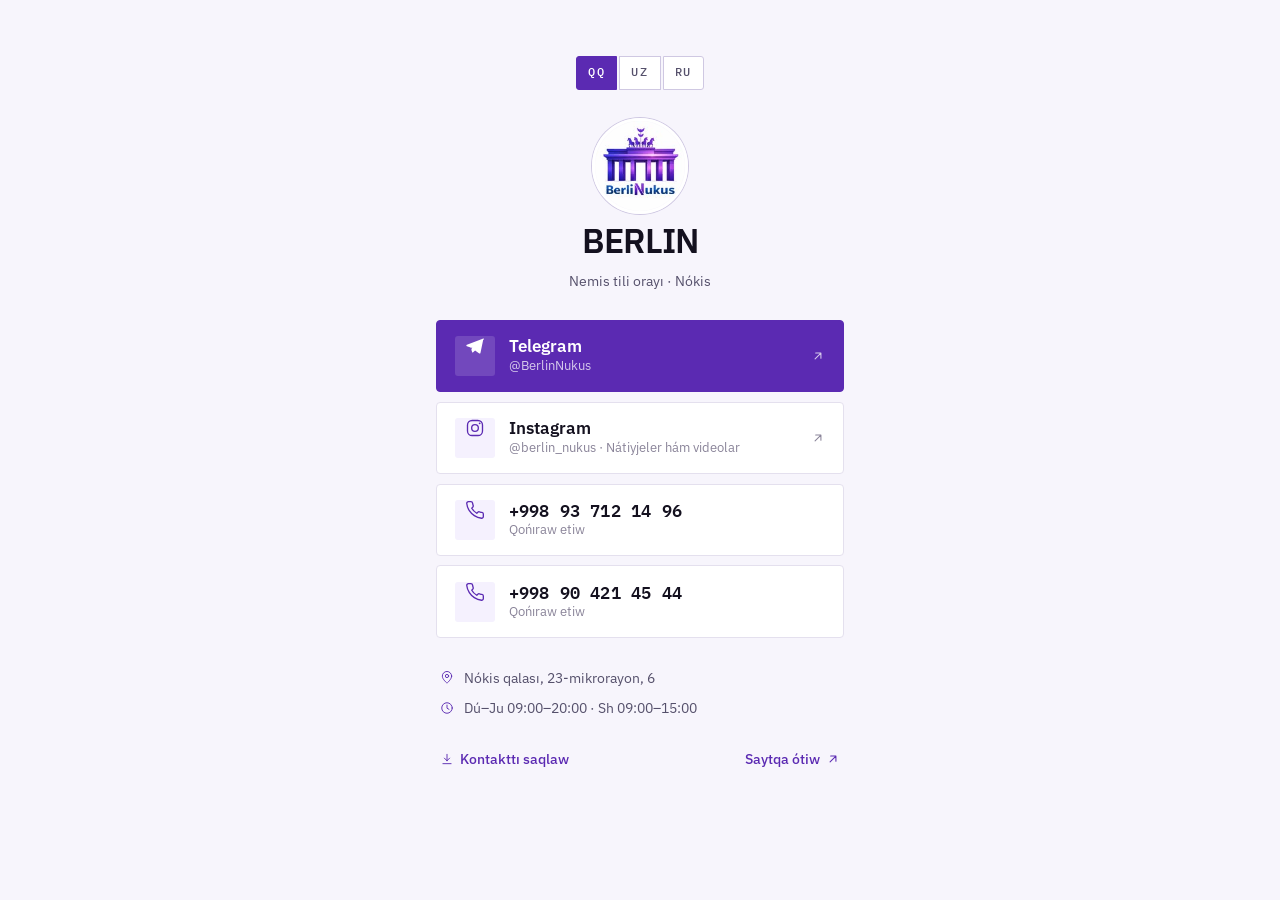
<file: contact/index.html>
<!DOCTYPE html>
<html lang="kaa" data-lang="kaa">
<head>
<meta charset="UTF-8">
<meta name="viewport" content="width=device-width, initial-scale=1, viewport-fit=cover">
<title>BERLIN — Baylanıs · Kontaktlar · Контакты</title>
<meta name="description" content="BERLIN nemis tili orayı, Nókis: Telegram, Instagram hám telefon nomerleri. +998 93 712 14 96, +998 90 421 45 44.">
<meta name="robots" content="index, follow">
<link rel="canonical" href="https://www.berlinnukus.com/contact/">
<meta property="og:type" content="website">
<meta property="og:site_name" content="BERLIN">
<meta property="og:url" content="https://www.berlinnukus.com/contact/">
<meta property="og:title" content="BERLIN — Baylanıs · Kontaktlar · Контакты">
<meta property="og:description" content="Telegram · Instagram · +998 93 712 14 96 · +998 90 421 45 44">
<meta property="og:image" content="https://www.berlinnukus.com/assets/og.png">
<meta name="twitter:card" content="summary_large_image">
<meta name="theme-color" content="#FFFFFF">
<link rel="preconnect" href="https://fonts.googleapis.com">
<link rel="preconnect" href="https://fonts.gstatic.com" crossorigin>
<link href="https://fonts.googleapis.com/css2?family=IBM+Plex+Sans:wght@400;500;600;700&family=IBM+Plex+Mono:wght@400;500;600&family=Noto+Sans:wght@400;600&display=swap" rel="stylesheet">
<link rel="stylesheet" href="../css/tokens.css">
<link rel="icon" type="image/png" sizes="48x48" href="../assets/favicon-48.png">
<link rel="icon" type="image/png" sizes="192x192" href="../assets/favicon-192.png">
<link rel="apple-touch-icon" href="../assets/apple-touch-icon.png">
<style>
  body { background: var(--paper-2); min-height: 100vh; min-height: 100dvh; }
  .card {
    max-width: 440px;
    margin: 0 auto;
    padding: clamp(2rem, 6vw, 3.5rem) 16px 2.5rem;
    display: flex; flex-direction: column; gap: 1.75rem;
  }
  .langs { display: flex; justify-content: center; gap: 2px; }
  .langs button {
    font-family: var(--f-mono); font-size: var(--t-2xs); font-weight: 500;
    letter-spacing: .13em; text-transform: uppercase;
    padding: .4rem .7rem; border: 1px solid var(--rule-2); color: var(--ink-2);
    background: var(--paper);
  }
  .langs button:first-child { border-radius: var(--r) 0 0 var(--r); }
  .langs button:last-child  { border-radius: 0 var(--r) var(--r) 0; }
  .langs button[aria-pressed="true"] { background: var(--violet); border-color: var(--violet); color: #fff; }

  .head { text-align: center; display: flex; flex-direction: column; align-items: center; gap: .6rem; }
  .head img { width: 96px; height: 96px; border-radius: 50%; border: 3px solid var(--paper); box-shadow: 0 0 0 1px var(--rule-2); }
  .head h1 { font-size: var(--t-2xl); }
  .head p { color: var(--ink-2); font-size: var(--t-sm); }

  .links { display: flex; flex-direction: column; gap: .6rem; }
  .lk {
    display: flex; align-items: center; gap: .9rem;
    padding: .95rem 1.1rem;
    background: var(--paper); border: 1px solid var(--rule);
    border-radius: var(--r-lg);
    transition: border-color var(--d) var(--e-out), transform var(--d) var(--e-out);
  }
  .lk:hover { border-color: var(--violet); transform: translateY(-1px); }
  .lk__ic {
    width: 40px; height: 40px; flex: 0 0 auto; border-radius: var(--r);
    display: grid; place-items: center;
    background: var(--violet-wash); color: var(--violet);
  }
  .lk__ic .ic { width: 20px; height: 20px; }
  .lk span { display: flex; flex-direction: column; line-height: 1.3; min-width: 0; }
  .lk b { font-weight: 600; font-size: var(--t-base); }
  .lk i { font-style: normal; font-size: var(--t-xs); color: var(--ink-3); }
  .lk__go { margin-left: auto; color: var(--ink-3); }
  .lk--main { background: var(--violet); border-color: var(--violet); color: #fff; }
  .lk--main .lk__ic { background: rgba(255,255,255,.14); color: #fff; }
  .lk--main i, .lk--main .lk__go { color: rgba(255,255,255,.75); }
  .lk--main:hover { border-color: var(--violet-deep); background: var(--violet-deep); }
  .num { font-family: var(--f-mono); font-variant-numeric: tabular-nums; letter-spacing: .01em; }

  .info { display: flex; flex-direction: column; gap: .45rem; padding: 0 .25rem; color: var(--ink-2); font-size: var(--t-sm); }
  .info div { display: flex; align-items: center; gap: .6rem; }
  .info .ic { color: var(--violet); }

  .foot { display: flex; justify-content: space-between; align-items: center; gap: 1rem; flex-wrap: wrap; padding: 0 .25rem; }
  .foot a { color: var(--violet); font-size: var(--t-sm); font-weight: 500; display: inline-flex; align-items: center; gap: .35rem; }
  .foot a:hover { text-decoration: underline; }
</style>
</head>
<body>

<svg aria-hidden="true" style="position:absolute;width:0;height:0;overflow:hidden">
<defs>
<symbol id="i-arrow-ne" viewBox="0 0 24 24" fill="none" stroke="currentColor" stroke-width="1.8" stroke-linecap="round" stroke-linejoin="round"><path d="M7 17 17 7M8 7h9v9"/></symbol>
<symbol id="i-phone" viewBox="0 0 24 24" fill="none" stroke="currentColor" stroke-width="1.6" stroke-linecap="round" stroke-linejoin="round"><path d="M22 16.9v3a2 2 0 0 1-2.2 2 19.8 19.8 0 0 1-8.6-3.1 19.5 19.5 0 0 1-6-6A19.8 19.8 0 0 1 2.1 4.2 2 2 0 0 1 4.1 2h3a2 2 0 0 1 2 1.7c.1 1 .4 1.9.7 2.8a2 2 0 0 1-.5 2.1L8.1 9.9a16 16 0 0 0 6 6l1.3-1.3a2 2 0 0 1 2.1-.4c.9.3 1.8.6 2.8.7a2 2 0 0 1 1.7 2Z"/></symbol>
<symbol id="i-telegram" viewBox="0 0 24 24" fill="currentColor"><path d="M21.9 4.3 18.6 20a1.2 1.2 0 0 1-1.9.7l-4.6-3.4-2.3 2.2a.8.8 0 0 1-1.3-.3l-1.7-5.5-4.5-1.4c-.9-.3-.9-1.5 0-1.8l19-7.3c.8-.3 1.6.3 1.6 1.1ZM8.7 13.4l9-5.6-10.4 6.6.6 2 .8-3Z"/></symbol>
<symbol id="i-instagram" viewBox="0 0 24 24" fill="none" stroke="currentColor" stroke-width="1.6"><rect x="3" y="3" width="18" height="18" rx="5.5"/><circle cx="12" cy="12" r="4"/><circle cx="17.6" cy="6.4" r="1.1" fill="currentColor" stroke="none"/></symbol>
<symbol id="i-pin" viewBox="0 0 24 24" fill="none" stroke="currentColor" stroke-width="1.6" stroke-linecap="round" stroke-linejoin="round"><path d="M20 10.5c0 5.5-8 12-8 12s-8-6.5-8-12a8 8 0 0 1 16 0Z"/><circle cx="12" cy="10.3" r="2.8"/></symbol>
<symbol id="i-clock" viewBox="0 0 24 24" fill="none" stroke="currentColor" stroke-width="1.6" stroke-linecap="round" stroke-linejoin="round"><circle cx="12" cy="12" r="9"/><path d="M12 7v5.3l3.4 2"/></symbol>
<symbol id="i-save" viewBox="0 0 24 24" fill="none" stroke="currentColor" stroke-width="1.6" stroke-linecap="round" stroke-linejoin="round"><path d="M12 4v11m0 0-4.5-4.5M12 15l4.5-4.5M5 20h14"/></symbol>
</defs>
</svg>

<main class="card">
  <div class="langs" role="group" aria-label="Til / Til / Язык">
    <button type="button" data-set="kaa" aria-pressed="true">QQ</button>
    <button type="button" data-set="uz" aria-pressed="false">UZ</button>
    <button type="button" data-set="ru" aria-pressed="false">RU</button>
  </div>

  <header class="head">
    <img src="../assets/avatar.jpg" alt="BERLIN" width="96" height="96" decoding="async">
    <h1>BERLIN</h1>
    <p data-t="sub">Nemis tili orayı · Nókis</p>
  </header>

  <nav class="links">
    <a class="lk lk--main" href="https://t.me/BerlinNukus" target="_blank" rel="noopener">
      <span class="lk__ic"><svg class="ic"><use href="#i-telegram"/></svg></span>
      <span><b>Telegram</b><i>@BerlinNukus</i></span>
      <svg class="ic ic--xs lk__go"><use href="#i-arrow-ne"/></svg>
    </a>
    <a class="lk" href="https://www.instagram.com/berlin_nukus/" target="_blank" rel="noopener">
      <span class="lk__ic"><svg class="ic"><use href="#i-instagram"/></svg></span>
      <span><b>Instagram</b><i>@berlin_nukus · <em data-t="ig" style="font-style:normal">Nátiyjeler hám videolar</em></i></span>
      <svg class="ic ic--xs lk__go"><use href="#i-arrow-ne"/></svg>
    </a>
    <a class="lk" href="tel:+998937121496">
      <span class="lk__ic"><svg class="ic"><use href="#i-phone"/></svg></span>
      <span><b class="num">+998 93 712 14 96</b><i data-t="call">Qońıraw etiw</i></span>
    </a>
    <a class="lk" href="tel:+998904214544">
      <span class="lk__ic"><svg class="ic"><use href="#i-phone"/></svg></span>
      <span><b class="num">+998 90 421 45 44</b><i data-t="call">Qońıraw etiw</i></span>
    </a>
  </nav>

  <div class="info">
    <div><svg class="ic ic--xs"><use href="#i-pin"/></svg><span data-t="addr">Nókis qalası, 23-mikrorayon, 6</span></div>
    <div><svg class="ic ic--xs"><use href="#i-clock"/></svg><span data-t="hours">Dú–Ju 09:00–20:00 · Sh 09:00–15:00</span></div>
  </div>

  <div class="foot">
    <a href="berlin.vcf" download="BERLIN.vcf"><svg class="ic ic--xs"><use href="#i-save"/></svg><span data-t="save">Kontakttı saqlaw</span></a>
    <a href="../" data-home><span data-t="site">Saytqa ótiw</span><svg class="ic ic--xs"><use href="#i-arrow-ne"/></svg></a>
  </div>
</main>

<script>
(function () {
  var T = {
    kaa: { sub: 'Nemis tili orayı · Nókis', ig: 'Nátiyjeler hám videolar', call: 'Qońıraw etiw',
           addr: 'Nókis qalası, 23-mikrorayon, 6', hours: 'Dú–Ju 09:00–20:00 · Sh 09:00–15:00',
           save: 'Kontakttı saqlaw', site: 'Saytqa ótiw', home: '../' },
    uz:  { sub: 'Nemis tili markazi · Nukus', ig: 'Natijalar va videolar', call: 'Qo‘ng‘iroq qilish',
           addr: 'Nukus shahri, 23-mikrorayon, 6', hours: 'Du–Ju 09:00–20:00 · Sh 09:00–15:00',
           save: 'Kontaktni saqlash', site: 'Saytga o‘tish', home: '../uz/' },
    ru:  { sub: 'Центр немецкого языка · Нукус', ig: 'Результаты и видео', call: 'Позвонить',
           addr: 'г. Нукус, 23-й микрорайон, 6', hours: 'Пн–Пт 09:00–20:00 · Сб 09:00–15:00',
           save: 'Сохранить контакт', site: 'Перейти на сайт', home: '../ru/' }
  };
  function set(l, remember) {
    if (!T[l]) l = 'kaa';
    var d = T[l];
    document.documentElement.lang = l;
    document.querySelectorAll('[data-t]').forEach(function (el) { el.textContent = d[el.getAttribute('data-t')]; });
    document.querySelector('[data-home]').setAttribute('href', d.home);
    document.querySelectorAll('[data-set]').forEach(function (b) { b.setAttribute('aria-pressed', String(b.getAttribute('data-set') === l)); });
    if (remember) { try { localStorage.setItem('berlin.lang', l); } catch (e) {} }
  }
  document.querySelectorAll('[data-set]').forEach(function (b) {
    b.addEventListener('click', function () { set(b.getAttribute('data-set'), true); });
  });
  var l = 'kaa';
  try { l = localStorage.getItem('berlin.lang') || (navigator.language || '').toLowerCase().slice(0, 2); } catch (e) {}
  set(l, false);
})();
</script>
</body>
</html>
</file>
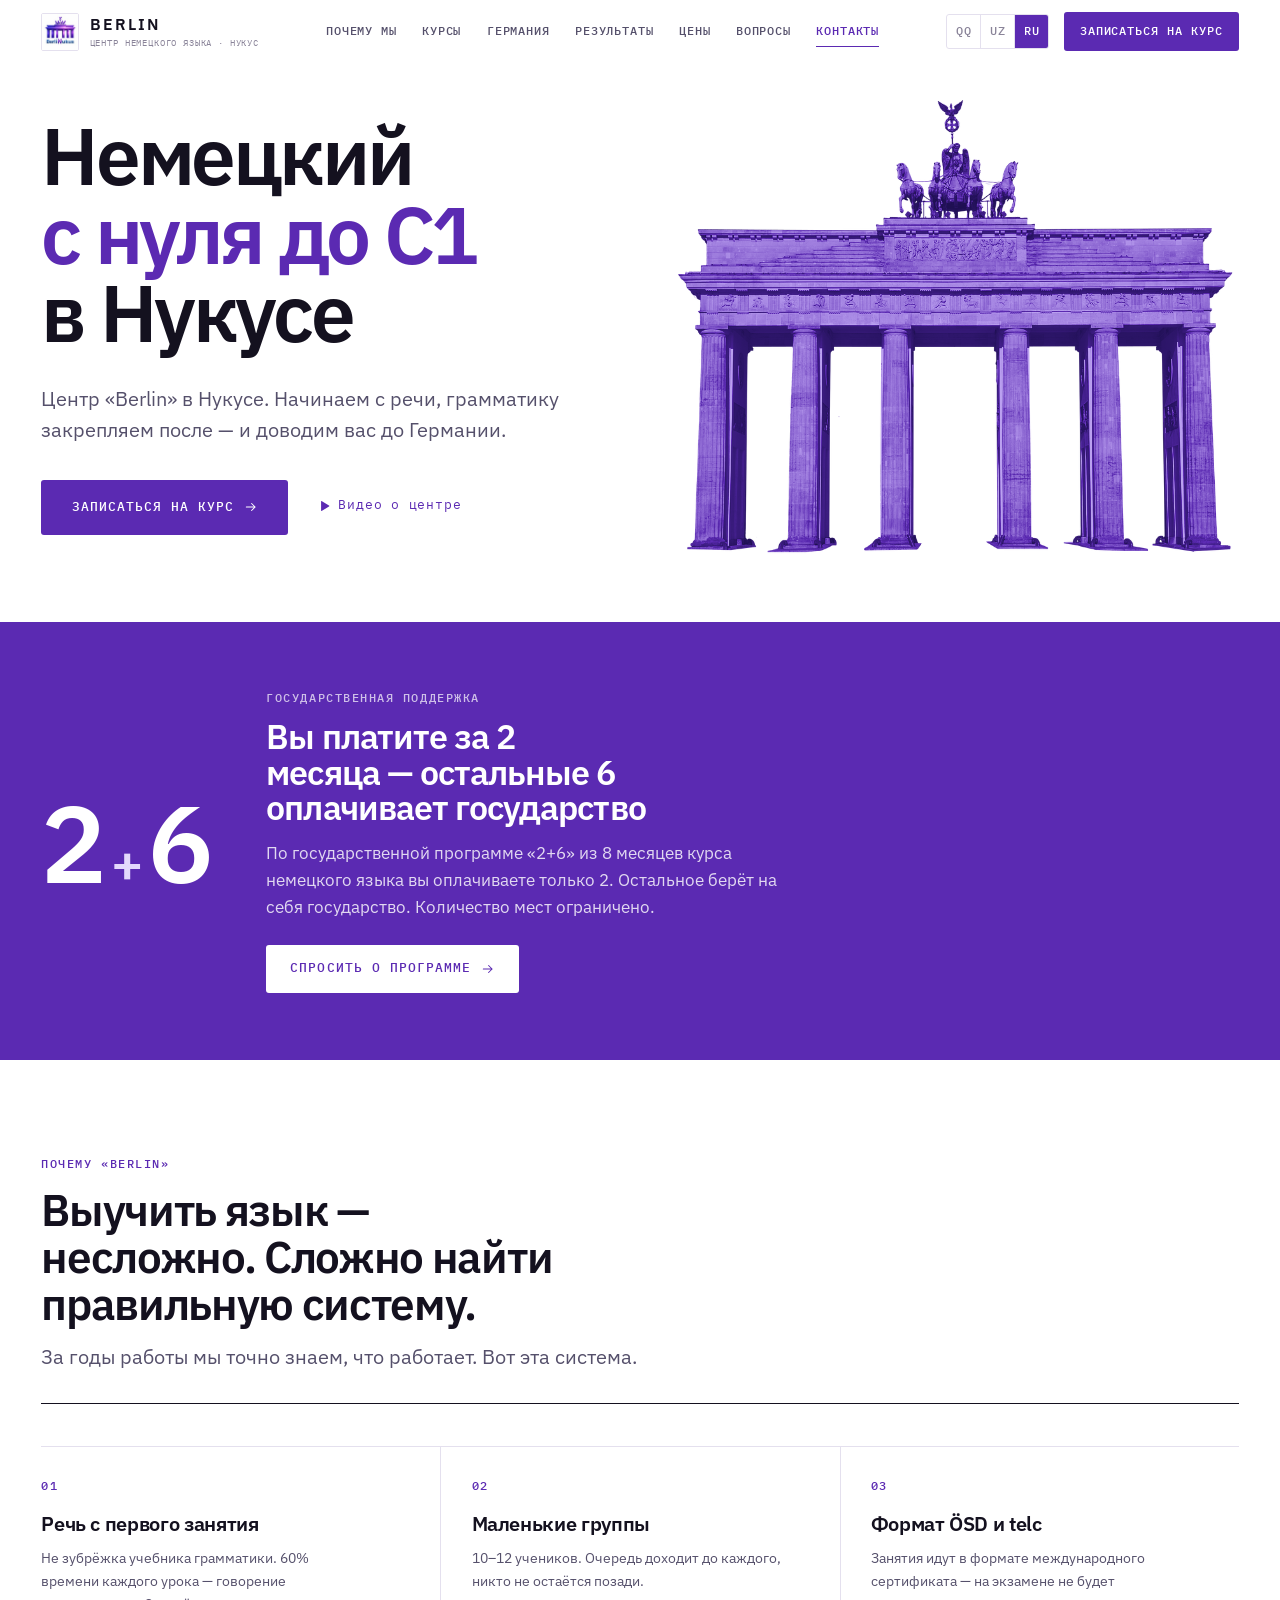
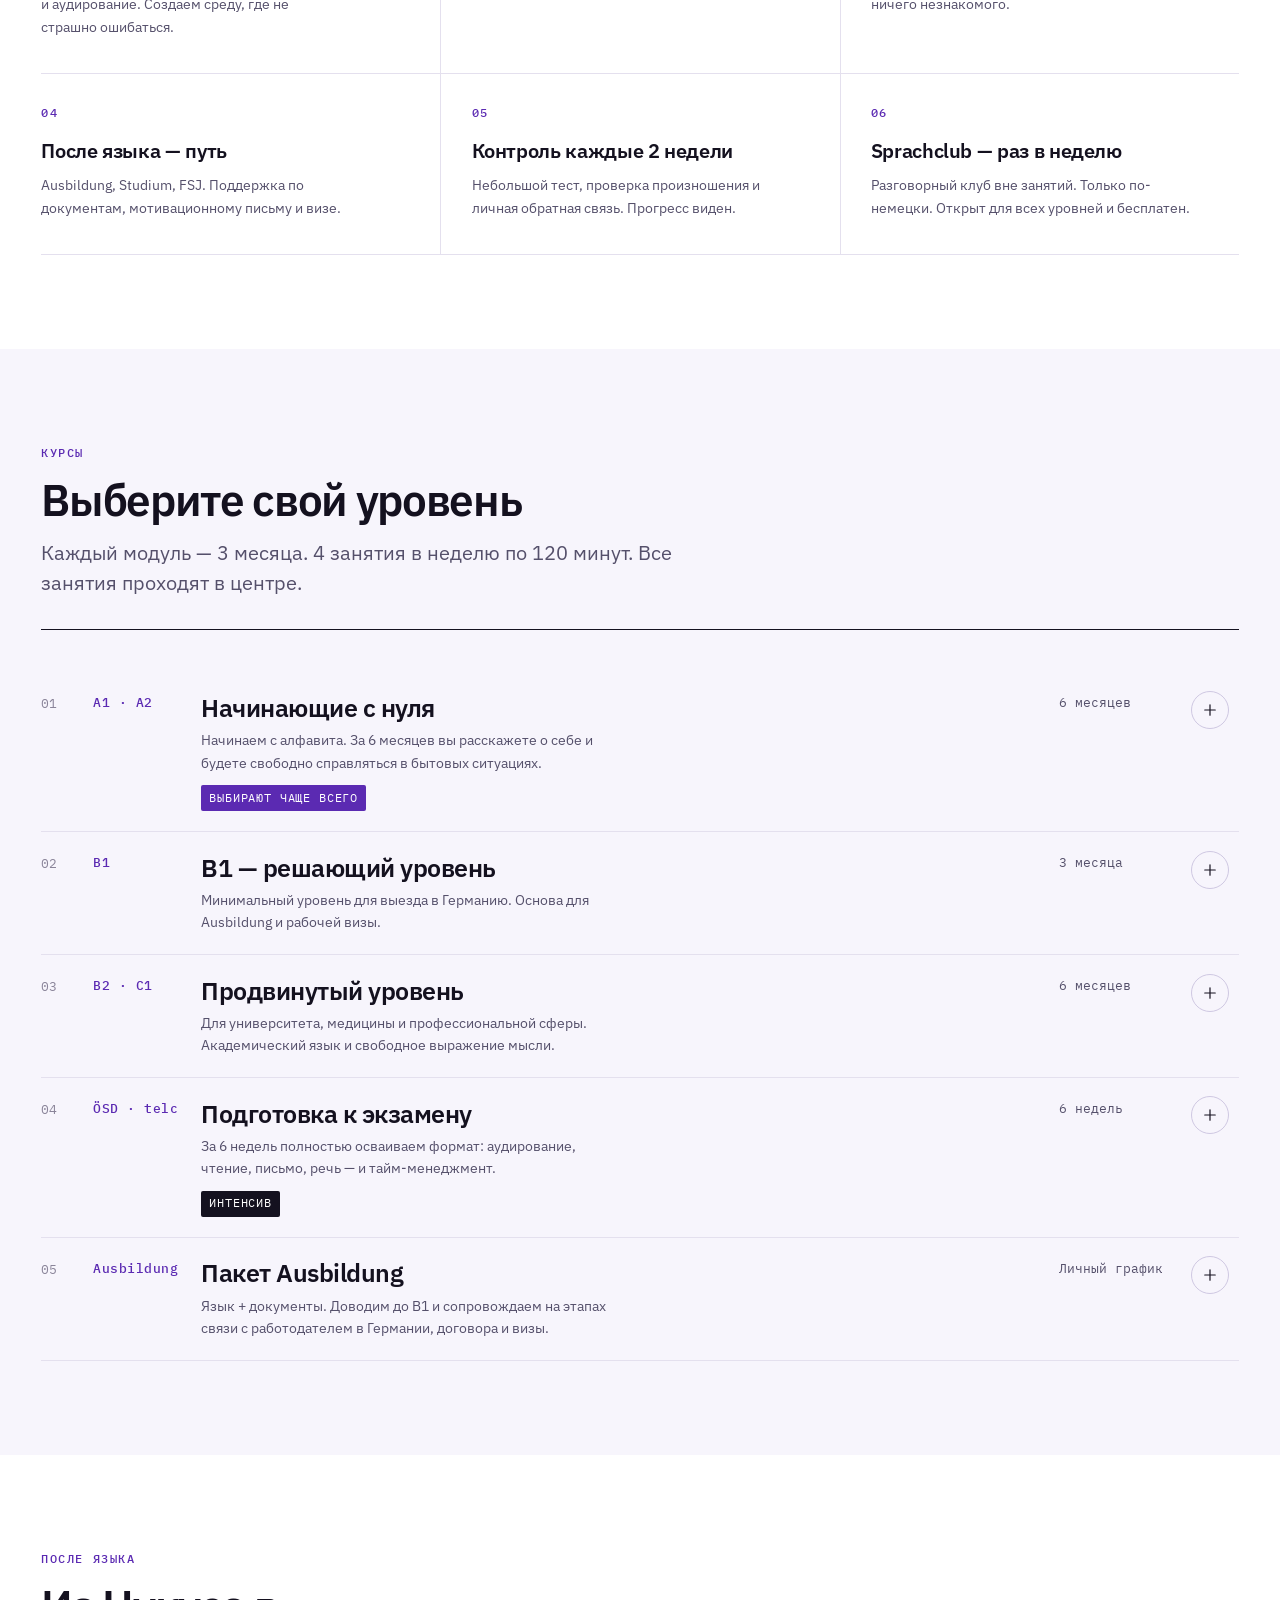
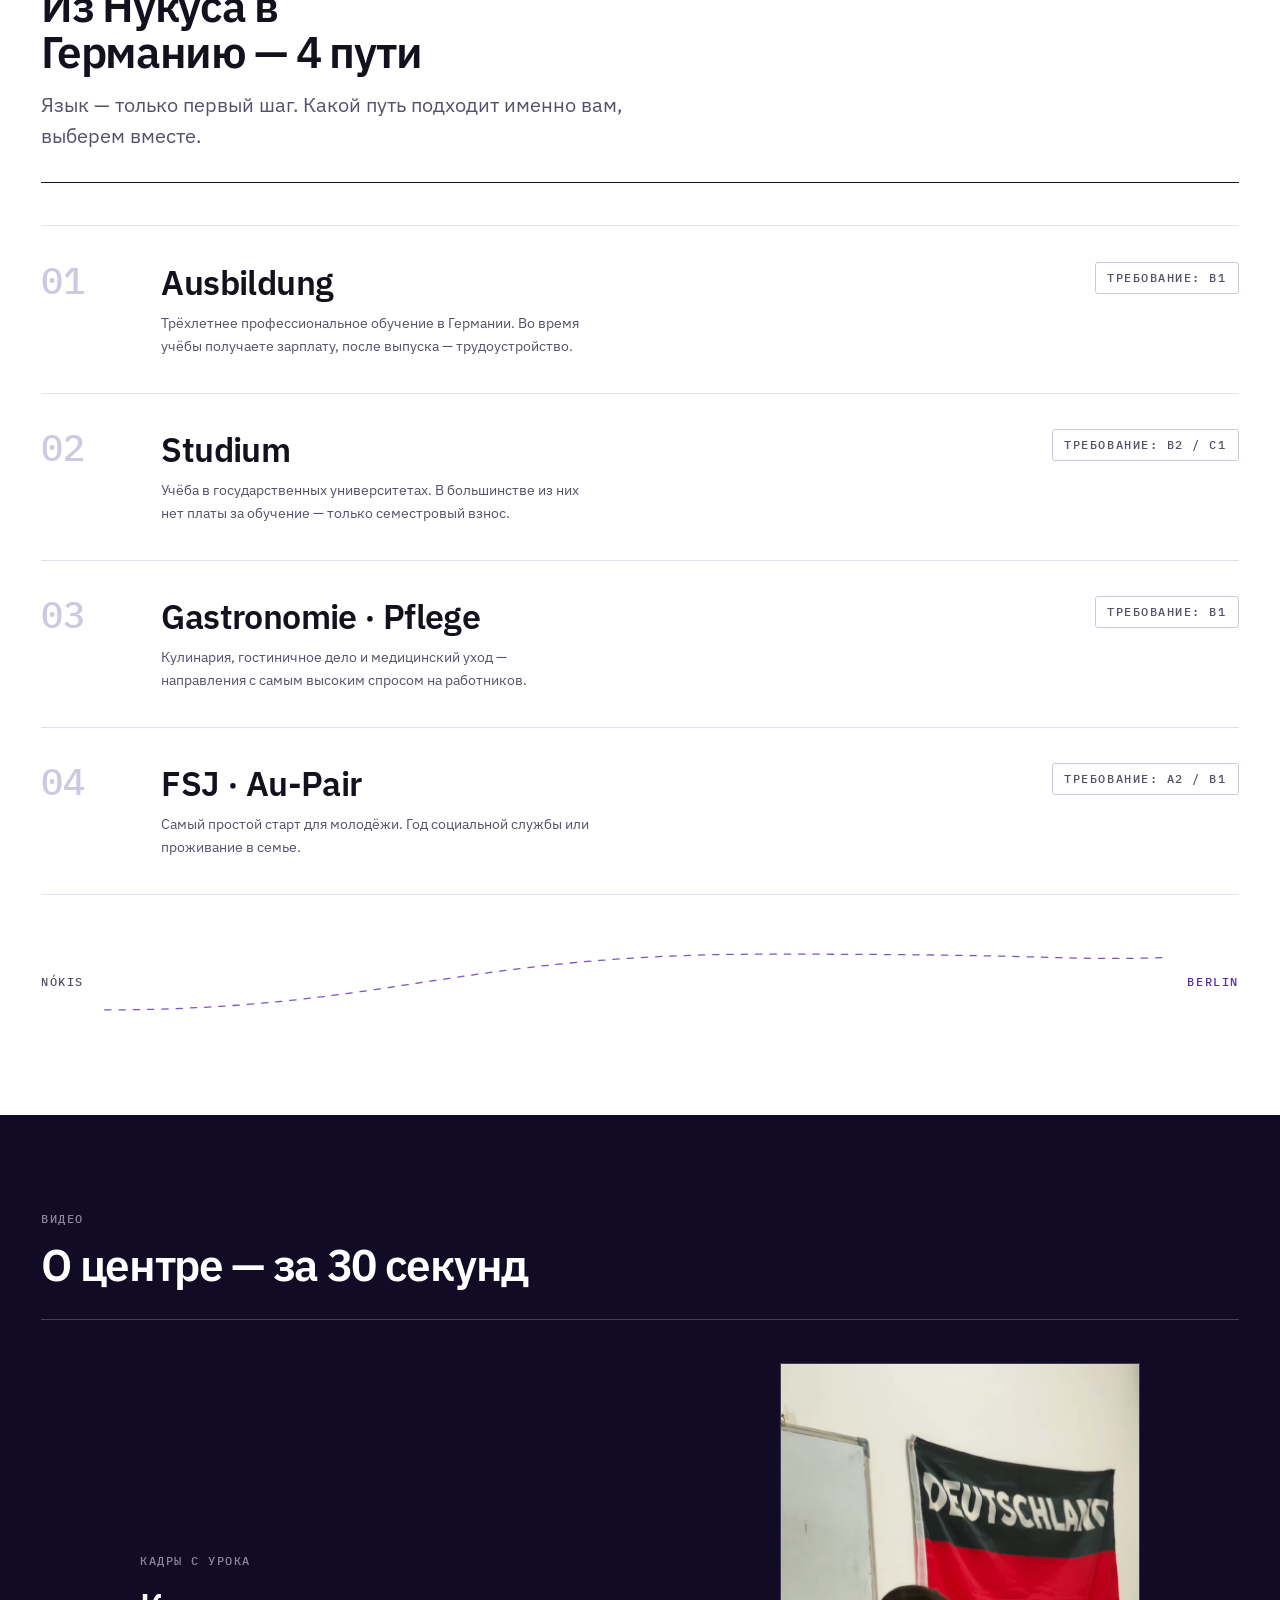
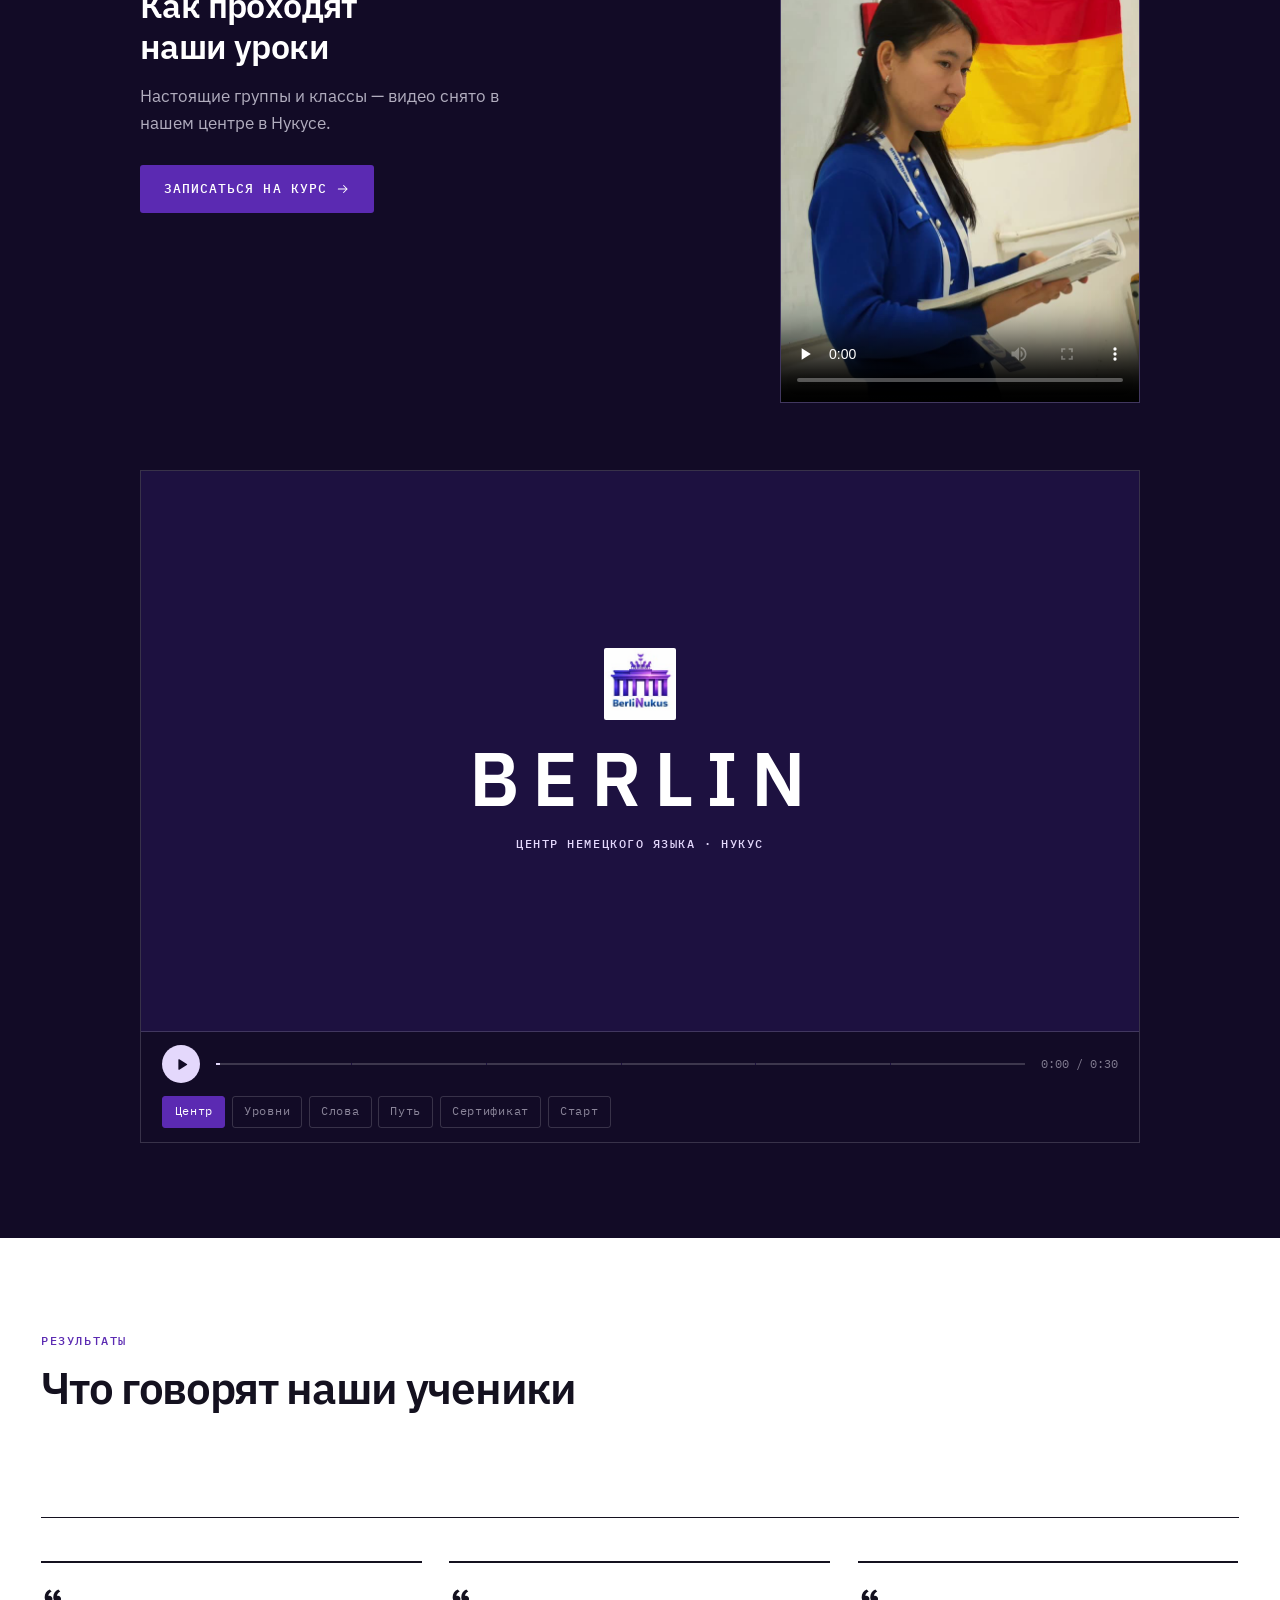
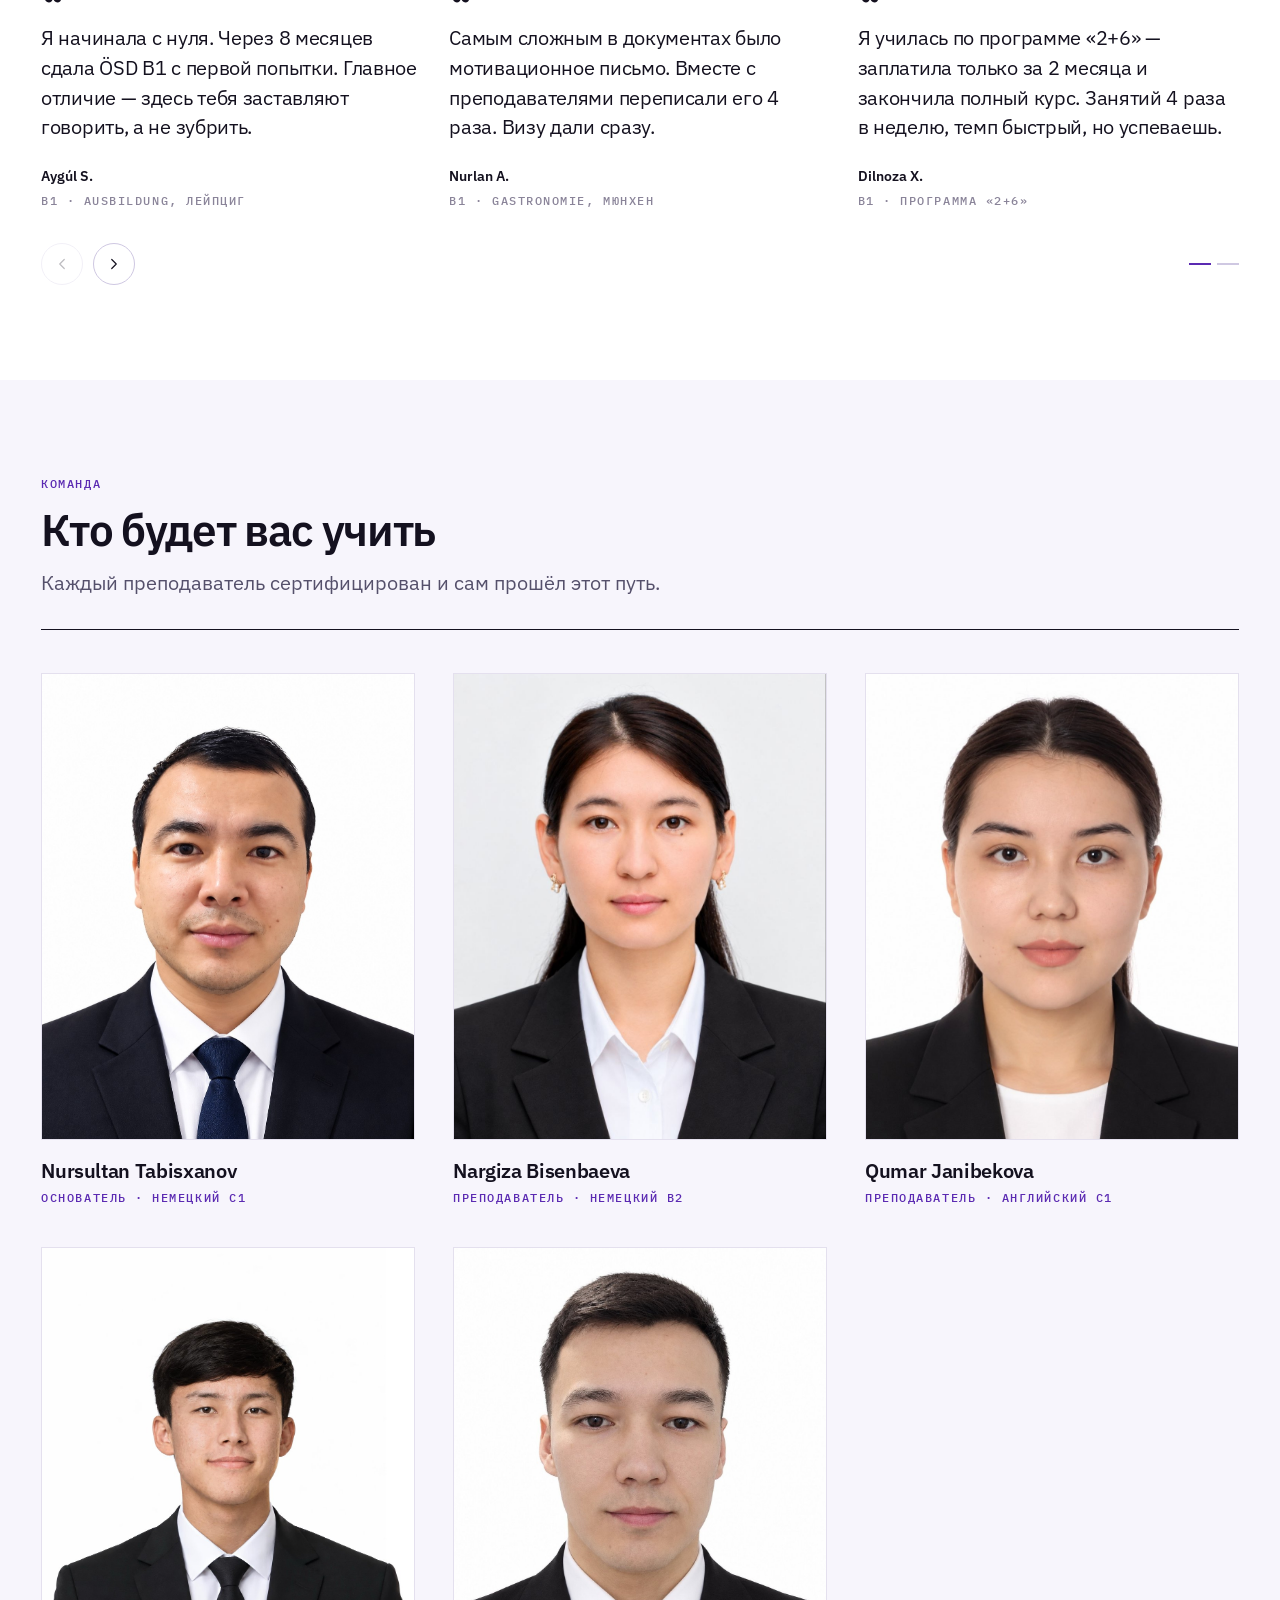
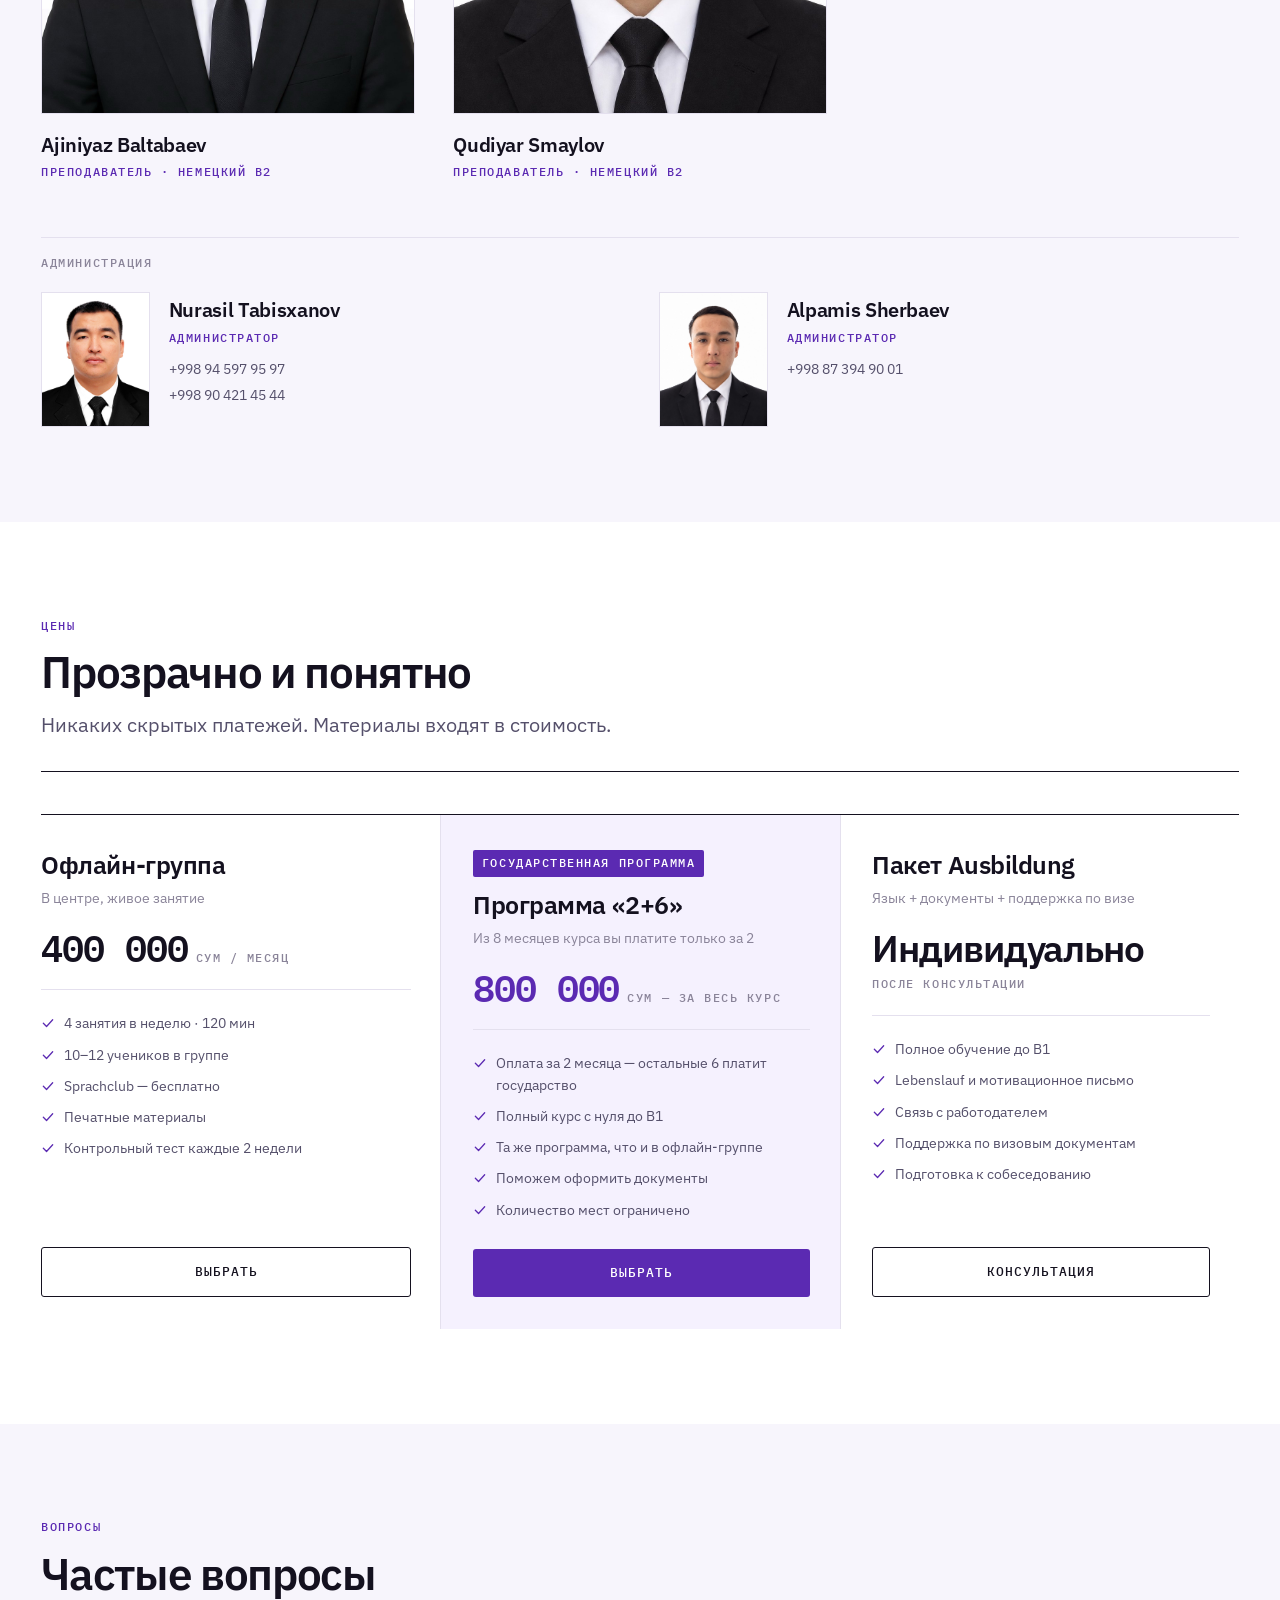
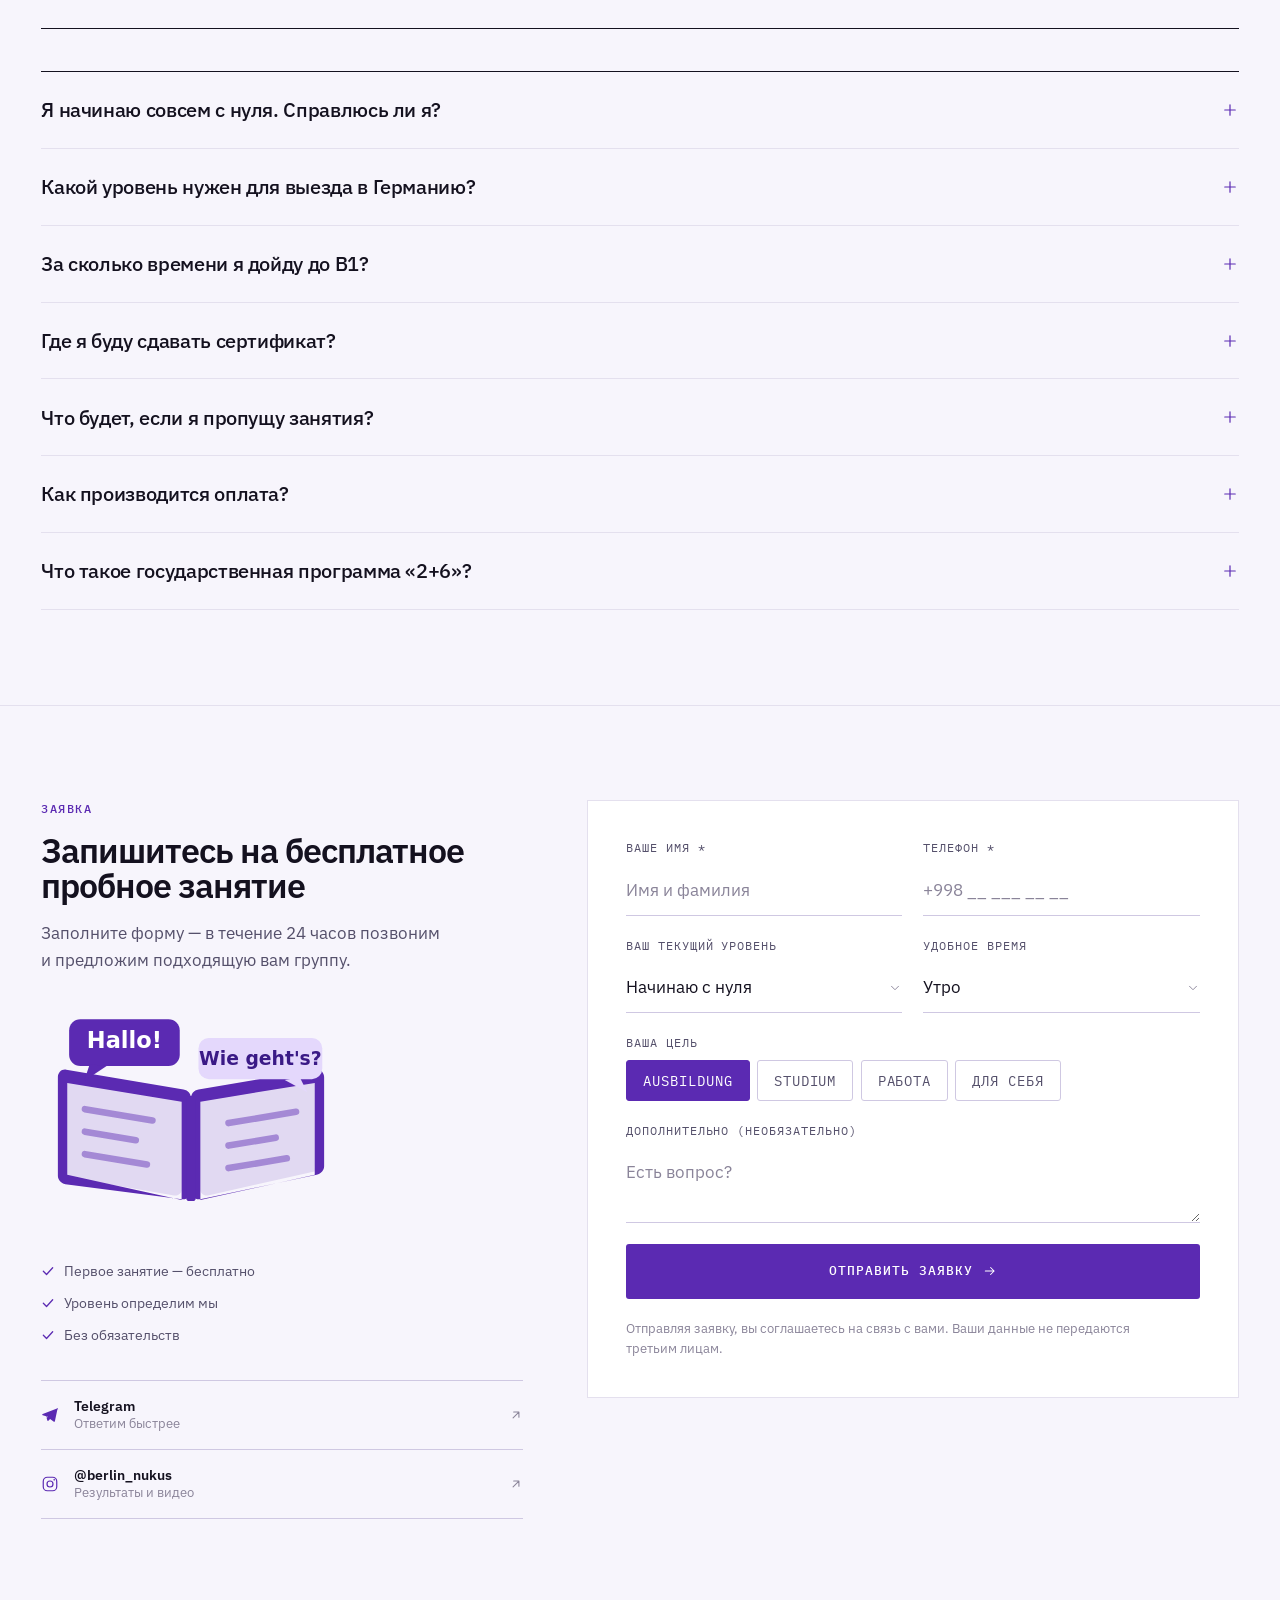
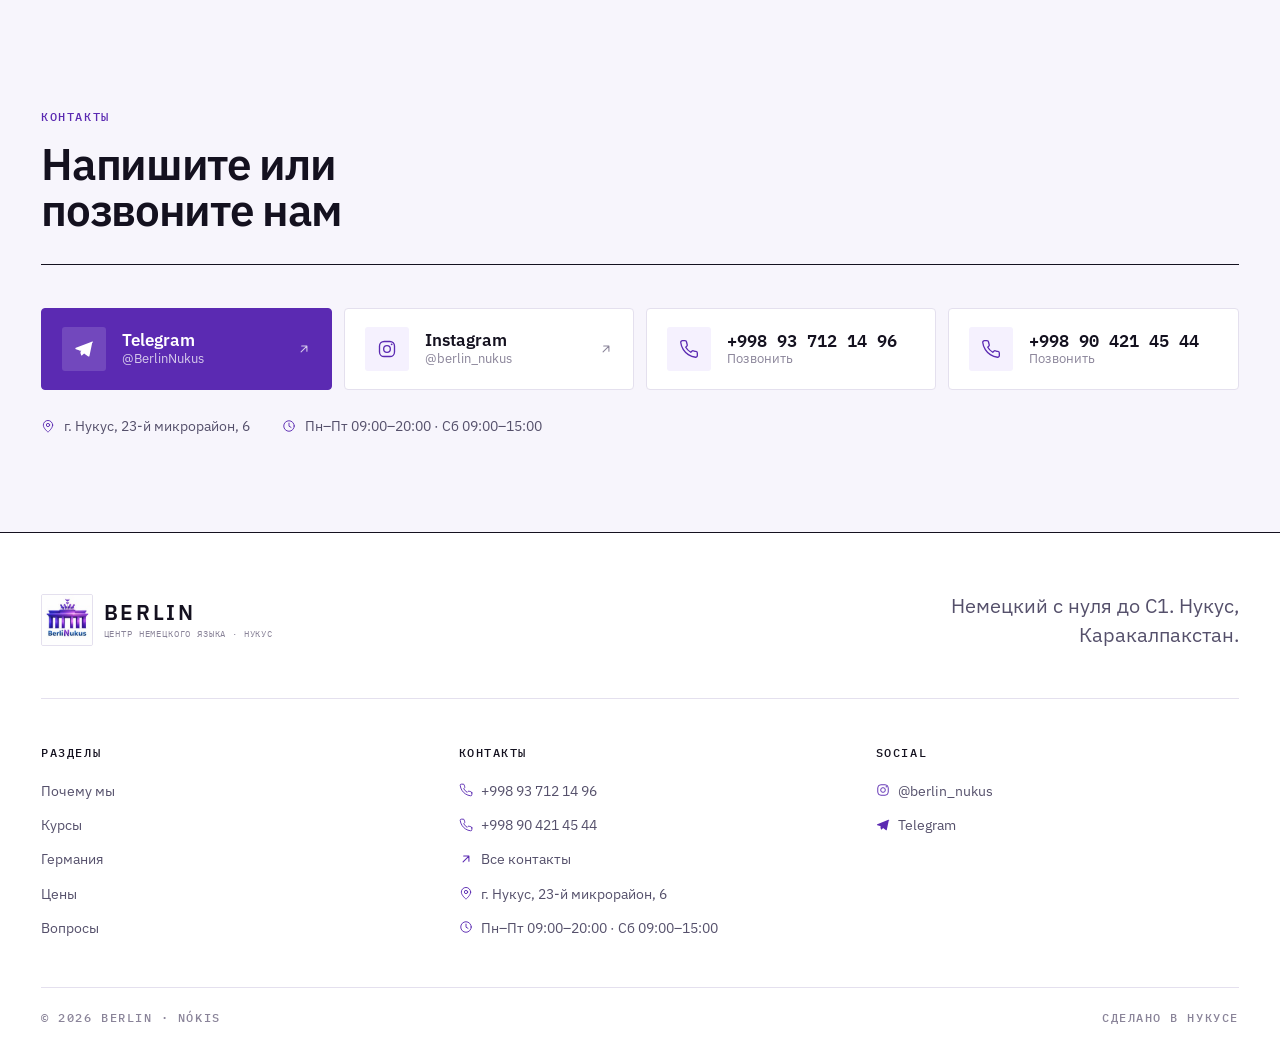
<file: ru/index.html>
<!DOCTYPE html>
<html lang="ru" data-lang="ru">
<head>
<script>document.documentElement.classList.add('js');</script>
<meta charset="UTF-8">
<meta name="viewport" content="width=device-width, initial-scale=1, viewport-fit=cover">
<!-- seo:start — generated by tools/build.mjs, do not edit by hand -->
<title>Курсы немецкого языка в Нукусе — центр BERLIN</title>
<meta name="description" content="Курсы немецкого языка в Нукусе с нуля до C1. Госпрограмма «2+6», подготовка к ÖSD и telc, Ausbildung и учёба в Германии. 23-й микрорайон, 6.">
<meta name="robots" content="index, follow, max-image-preview:large">
<link rel="canonical" href="https://www.berlinnukus.com/ru/">
<link rel="alternate" hreflang="kaa" href="https://www.berlinnukus.com/">
<link rel="alternate" hreflang="uz" href="https://www.berlinnukus.com/uz/">
<link rel="alternate" hreflang="ru" href="https://www.berlinnukus.com/ru/">
<link rel="alternate" hreflang="x-default" href="https://www.berlinnukus.com/">
<meta property="og:type" content="website">
<meta property="og:site_name" content="BERLIN">
<meta property="og:url" content="https://www.berlinnukus.com/ru/">
<meta property="og:title" content="Курсы немецкого языка в Нукусе — центр BERLIN">
<meta property="og:description" content="Курсы немецкого языка в Нукусе с нуля до C1. Госпрограмма «2+6», подготовка к ÖSD и telc, Ausbildung и учёба в Германии. 23-й микрорайон, 6.">
<meta property="og:image" content="https://www.berlinnukus.com/assets/og.png">
<meta property="og:image:width" content="1200">
<meta property="og:image:height" content="630">
<meta property="og:locale" content="ru_RU">
<meta property="og:locale:alternate" content="kaa_UZ">
<meta property="og:locale:alternate" content="uz_UZ">
<meta name="twitter:card" content="summary_large_image">
<script type="application/ld+json">
{"@context":"https://schema.org","@graph":[{"@type":["EducationalOrganization","LocalBusiness"],"@id":"https://www.berlinnukus.com/#org","name":"BERLIN","alternateName":["Berlin Nukus","BERLIN — Nemis tili orayı","BERLIN — Nemis tili markazi","BERLIN — центр немецкого языка"],"description":"Курсы немецкого языка в Нукусе с нуля до C1. Госпрограмма «2+6», подготовка к ÖSD и telc, Ausbildung и учёба в Германии. 23-й микрорайон, 6.","url":"https://www.berlinnukus.com/ru/","logo":"https://www.berlinnukus.com/assets/avatar.jpg","image":"https://www.berlinnukus.com/assets/og.png","telephone":"+998937121496","priceRange":"400 000 UZS","currenciesAccepted":"UZS","address":{"@type":"PostalAddress","streetAddress":"23-й микрорайон, 6","addressLocality":"Нукус","addressRegion":"Каракалпакстан","addressCountry":"UZ"},"areaServed":{"@type":"City","name":"Нукус"},"knowsLanguage":["de","kaa","uz","ru"],"sameAs":["https://www.instagram.com/berlin_nukus/","https://t.me/BerlinNukus"]},{"@type":"WebSite","@id":"https://www.berlinnukus.com/#site","url":"https://www.berlinnukus.com/","name":"BERLIN","inLanguage":["kaa","uz","ru"],"publisher":{"@id":"https://www.berlinnukus.com/#org"}},{"@type":"WebPage","@id":"https://www.berlinnukus.com/ru/#page","url":"https://www.berlinnukus.com/ru/","name":"Курсы немецкого языка в Нукусе — центр BERLIN","description":"Курсы немецкого языка в Нукусе с нуля до C1. Госпрограмма «2+6», подготовка к ÖSD и telc, Ausbildung и учёба в Германии. 23-й микрорайон, 6.","inLanguage":"ru","isPartOf":{"@id":"https://www.berlinnukus.com/#site"},"about":{"@id":"https://www.berlinnukus.com/#org"}},{"@type":"FAQPage","@id":"https://www.berlinnukus.com/ru/#faq","inLanguage":"ru","mainEntity":[{"@type":"Question","name":"Я начинаю совсем с нуля. Справлюсь ли я?","acceptedAnswer":{"@type":"Answer","text":"Конечно. Большинство наших учеников начинали с нуля. Группа A1 создана именно для этого: на первом занятии — алфавит и произношение, на третьей неделе вы уже расскажете о себе. Предварительных знаний не требуется."}},{"@type":"Question","name":"Какой уровень нужен для выезда в Германию?","acceptedAnswer":{"@type":"Answer","text":"В большинстве случаев B1. Для Ausbildung, рабочей визы и визы воссоединения семьи достаточно B1. Для поступления в университет требуется B2 или C1. В кулинарии и медицинском уходе тоже можно начинать с B1."}},{"@type":"Question","name":"За сколько времени я дойду до B1?","acceptedAnswer":{"@type":"Answer","text":"С нуля — в среднем 8 месяцев: A1 → A2 → B1. Занятия 4 раза в неделю по 120 минут, поэтому темп быстрый. Государственная программа «2+6» рассчитана ровно на этот срок."}},{"@type":"Question","name":"Где я буду сдавать сертификат?","acceptedAnswer":{"@type":"Answer","text":"Экзамены ÖSD и telc проводятся в Ташкенте и других центрах. Мы полностью готовим к экзамену и помогаем с регистрацией и поездкой."}},{"@type":"Question","name":"Что будет, если я пропущу занятия?","acceptedAnswer":{"@type":"Answer","text":"Конспект и задания каждого урока загружаются в группу Telegram. Кроме того, с преподавателем можно договориться и отдельно разобрать пропущенную тему."}},{"@type":"Question","name":"Как производится оплата?","acceptedAnswer":{"@type":"Answer","text":"Ежемесячно, до начала занятий. Click, Payme, наличными или банковской картой."}},{"@type":"Question","name":"Что такое государственная программа «2+6»?","acceptedAnswer":{"@type":"Answer","text":"Это программа с государственной поддержкой. Из 8 месяцев курса немецкого языка вы оплачиваете только 2, остальные 6 оплачивает государство. Количество мест ограничено, поэтому записываться нужно заранее. С оформлением документов мы помогаем — оставьте заявку, и мы расскажем детали."}}]}]}
</script>
<!-- seo:end -->
<meta name="theme-color" content="#FFFFFF">
<link rel="preconnect" href="https://fonts.googleapis.com">
<link rel="preconnect" href="https://fonts.gstatic.com" crossorigin>
<link href="https://fonts.googleapis.com/css2?family=IBM+Plex+Sans:wght@400;500;600;700&family=IBM+Plex+Mono:wght@400;500;600&family=Noto+Sans:wght@400;600&display=swap" rel="stylesheet">
<link rel="stylesheet" href="../css/tokens.css">
<link rel="stylesheet" href="../css/layout.css">
<link rel="stylesheet" href="../css/sections.css">
<link rel="stylesheet" href="../css/motion.css">
<link rel="icon" type="image/png" sizes="48x48" href="../assets/favicon-48.png">
<link rel="icon" type="image/png" sizes="96x96" href="../assets/favicon-96.png">
<link rel="icon" type="image/png" sizes="144x144" href="../assets/favicon-144.png">
<link rel="icon" type="image/png" sizes="192x192" href="../assets/favicon-192.png">
<link rel="apple-touch-icon" href="../assets/apple-touch-icon.png">
</head>
<body>

<!-- ═══════════════ ICON SPRITE ═══════════════ -->
<svg aria-hidden="true" style="position:absolute;width:0;height:0;overflow:hidden">
<defs>
<!-- Duotone: photo → luminance → violet ramp through the brand colour.
     sRGB interpolation is required, otherwise the midtones wash out. -->
<filter id="duotone" color-interpolation-filters="sRGB">
  <feColorMatrix type="matrix" values="0.2126 0.7152 0.0722 0 0
                                       0.2126 0.7152 0.0722 0 0
                                       0.2126 0.7152 0.0722 0 0
                                       0      0      0      1 0"/>
  <feComponentTransfer>
    <feFuncR type="table" tableValues="0.118 0.357 0.741"/>
    <feFuncG type="table" tableValues="0.059 0.165 0.639"/>
    <feFuncB type="table" tableValues="0.322 0.698 0.949"/>
  </feComponentTransfer>
</filter>
<symbol id="i-arrow" viewBox="0 0 24 24" fill="none" stroke="currentColor" stroke-width="1.8" stroke-linecap="round" stroke-linejoin="round"><path d="M4 12h15M13 6l6 6-6 6"/></symbol>
<symbol id="i-arrow-ne" viewBox="0 0 24 24" fill="none" stroke="currentColor" stroke-width="1.8" stroke-linecap="round" stroke-linejoin="round"><path d="M7 17 17 7M8 7h9v9"/></symbol>
<symbol id="i-check" viewBox="0 0 24 24" fill="none" stroke="currentColor" stroke-width="2.2" stroke-linecap="round" stroke-linejoin="round"><path d="M4 12.5 9.5 18 20 6.5"/></symbol>
<symbol id="i-play" viewBox="0 0 24 24" fill="currentColor"><path d="M7 4.5v15a1 1 0 0 0 1.53.85l12-7.5a1 1 0 0 0 0-1.7l-12-7.5A1 1 0 0 0 7 4.5Z"/></symbol>
<symbol id="i-pause" viewBox="0 0 24 24" fill="currentColor"><rect x="6" y="4" width="4" height="16" rx="1"/><rect x="14" y="4" width="4" height="16" rx="1"/></symbol>
<symbol id="i-replay" viewBox="0 0 24 24" fill="none" stroke="currentColor" stroke-width="1.8" stroke-linecap="round" stroke-linejoin="round"><path d="M3 12a9 9 0 1 0 3-6.7"/><path d="M3 4v5h5"/></symbol>
<symbol id="i-menu" viewBox="0 0 24 24" fill="none" stroke="currentColor" stroke-width="1.6" stroke-linecap="round"><path d="M3 8h18M3 16h18"/></symbol>
<symbol id="i-close" viewBox="0 0 24 24" fill="none" stroke="currentColor" stroke-width="1.6" stroke-linecap="round"><path d="M6 6l12 12M18 6L6 18"/></symbol>
<symbol id="i-chevron" viewBox="0 0 24 24" fill="none" stroke="currentColor" stroke-width="1.6" stroke-linecap="round" stroke-linejoin="round"><path d="M6 9l6 6 6-6"/></symbol>
<symbol id="i-plus" viewBox="0 0 24 24" fill="none" stroke="currentColor" stroke-width="1.6" stroke-linecap="round"><path d="M12 5v14M5 12h14"/></symbol>
<symbol id="i-phone" viewBox="0 0 24 24" fill="none" stroke="currentColor" stroke-width="1.6" stroke-linecap="round" stroke-linejoin="round"><path d="M22 16.9v3a2 2 0 0 1-2.2 2 19.8 19.8 0 0 1-8.6-3.1 19.5 19.5 0 0 1-6-6A19.8 19.8 0 0 1 2.1 4.2 2 2 0 0 1 4.1 2h3a2 2 0 0 1 2 1.7c.1 1 .4 1.9.7 2.8a2 2 0 0 1-.5 2.1L8.1 9.9a16 16 0 0 0 6 6l1.3-1.3a2 2 0 0 1 2.1-.4c.9.3 1.8.6 2.8.7a2 2 0 0 1 1.7 2Z"/></symbol>
<symbol id="i-telegram" viewBox="0 0 24 24" fill="currentColor"><path d="M21.9 4.3 18.6 20a1.2 1.2 0 0 1-1.9.7l-4.6-3.4-2.3 2.2a.8.8 0 0 1-1.3-.3l-1.7-5.5-4.5-1.4c-.9-.3-.9-1.5 0-1.8l19-7.3c.8-.3 1.6.3 1.6 1.1ZM8.7 13.4l9-5.6-10.4 6.6.6 2 .8-3Z"/></symbol>
<symbol id="i-instagram" viewBox="0 0 24 24" fill="none" stroke="currentColor" stroke-width="1.6"><rect x="3" y="3" width="18" height="18" rx="5.5"/><circle cx="12" cy="12" r="4"/><circle cx="17.6" cy="6.4" r="1.1" fill="currentColor" stroke="none"/></symbol>
<symbol id="i-pin" viewBox="0 0 24 24" fill="none" stroke="currentColor" stroke-width="1.6" stroke-linecap="round" stroke-linejoin="round"><path d="M20 10.5c0 5.5-8 12-8 12s-8-6.5-8-12a8 8 0 0 1 16 0Z"/><circle cx="12" cy="10.3" r="2.8"/></symbol>
<symbol id="i-clock" viewBox="0 0 24 24" fill="none" stroke="currentColor" stroke-width="1.6" stroke-linecap="round" stroke-linejoin="round"><circle cx="12" cy="12" r="9"/><path d="M12 7v5.3l3.4 2"/></symbol>
<symbol id="i-quote" viewBox="0 0 24 24" fill="currentColor"><path d="M9.5 5C6 6.6 4 9.6 4 13.4 4 16.6 5.9 19 8.6 19c2.2 0 3.9-1.6 3.9-3.8 0-2.1-1.5-3.6-3.5-3.6-.4 0-.8 0-1.1.2.4-1.9 1.8-3.6 3.7-4.6L9.5 5Zm9.4 0c-3.5 1.6-5.5 4.6-5.5 8.4 0 3.2 1.9 5.6 4.6 5.6 2.2 0 3.9-1.6 3.9-3.8 0-2.1-1.5-3.6-3.5-3.6-.4 0-.8 0-1.1.2.4-1.9 1.8-3.6 3.7-4.6L18.9 5Z"/></symbol>
</defs>
</svg>

<div class="scroll-progress" aria-hidden="true"><i></i></div>

<a href="#apply" class="skip-link" data-i18n="a11y.skip">Перейти к форме</a>

<!-- ═══════════════ HEADER ═══════════════ -->
<header class="hdr" id="hdr">
  <div class="hdr__in">
    <a href="#top" class="brand" aria-label="BERLIN">
      <img class="brand__mark" src="../assets/avatar.jpg" alt="" width="38" height="38" decoding="async">
      <span class="brand__txt">
        <b>BERLIN</b>
        <i data-i18n="brand.sub">Центр немецкого языка · Нукус</i>
      </span>
    </a>

    <nav class="nav" id="nav" aria-label="Main">
      <a href="#why" data-i18n="nav.why">Почему мы</a>
      <a href="#programs" data-i18n="nav.programs">Курсы</a>
      <a href="#path" data-i18n="nav.path">Германия</a>
      <a href="#results" data-i18n="nav.results">Результаты</a>
      <a href="#price" data-i18n="nav.price">Цены</a>
      <a href="#faq" data-i18n="nav.faq">Вопросы</a>
      <a href="#contacts" data-i18n="nav.contacts">Контакты</a>
    </nav>

    <div class="hdr__act">
      <div class="lang" id="lang" role="group" aria-label="Language">
        <a href="../" hreflang="kaa" lang="kaa" data-set-lang="kaa">QQ</a>
        <a href="../uz/" hreflang="uz" lang="uz" data-set-lang="uz">UZ</a>
        <a href="../ru/" hreflang="ru" lang="ru" data-set-lang="ru" aria-current="page">RU</a>
      </div>
      <a href="#apply" class="btn btn--sm btn--solid js-scroll" data-i18n="cta.apply">Записаться на курс</a>
      <button class="burger" id="burger" aria-label="Menu" aria-expanded="false" aria-controls="mnav">
        <svg class="ic"><use href="#i-menu"/></svg>
      </button>
    </div>
  </div>
</header>

<div class="mnav" id="mnav" hidden>
  <nav aria-label="Mobile">
    <a href="#why"><span data-i18n="nav.why">Почему мы</span></a>
    <a href="#programs"><span data-i18n="nav.programs">Курсы</span></a>
    <a href="#path"><span data-i18n="nav.path">Германия</span></a>
    <a href="#reel"><span data-i18n="nav.reel">Видео</span></a>
    <a href="#results"><span data-i18n="nav.results">Результаты</span></a>
    <a href="#teachers"><span data-i18n="nav.teachers">Преподаватели</span></a>
    <a href="#price"><span data-i18n="nav.price">Цены</span></a>
    <a href="#faq"><span data-i18n="nav.faq">Вопросы</span></a>
    <a href="#contacts"><span data-i18n="nav.contacts">Контакты</span></a>
  </nav>
  <a href="#apply" class="btn btn--solid btn--full js-scroll" data-i18n="cta.apply">Записаться на курс</a>
</div>

<main id="top">

<!-- ═══════════════ HERO ═══════════════ -->
<section class="hero" id="hero">
  <div class="wrap hero__in">
    <div class="hero__copy">
      <h1 class="hero__h1 reveal" data-rev>
        <span class="line" data-i18n="hero.h1a">Немецкий</span>
        <span class="line hero__h1--em" data-i18n="hero.h1b">с нуля до C1</span>
        <span class="line" data-i18n="hero.h1c">в Нукусе</span>
      </h1>

      <p class="hero__text reveal" data-rev data-rev-d="130" data-i18n="hero.lead">Центр «Berlin» в Нукусе. Начинаем с речи, грамматику закрепляем после — и доводим вас до Германии.</p>

      <div class="hero__cta reveal" data-rev data-rev-d="190">
        <a href="#apply" class="btn btn--solid btn--lg js-scroll">
          <span data-i18n="cta.apply">Записаться на курс</span>
          <svg class="ic ic--xs"><use href="#i-arrow"/></svg>
        </a>
        <a href="#reel" class="tlink js-scroll">
          <svg class="ic ic--xs"><use href="#i-play"/></svg>
          <span data-i18n="cta.watch">Видео о центре</span>
        </a>
      </div>

    </div>

    <div class="hero__art reveal" data-rev data-rev-d="120" aria-hidden="true">
      <img src="../assets/brandenburg.png" alt="" width="360" height="360" decoding="async" fetchpriority="high">
    </div>
  </div>

</section>

<!-- ═══════════════ STATE PROGRAMME 2+6 ═══════════════ -->
<section class="gov" aria-labelledby="gov-t">
  <div class="wrap gov__in">
    <div class="gov__fig" aria-hidden="true">
      <span class="gov__num">2</span><span class="gov__plus">+</span><span class="gov__num">6</span>
    </div>
    <div class="gov__body">
      <p class="gov__k mono" data-i18n="gov.k">Государственная поддержка</p>
      <h2 class="gov__t" id="gov-t" data-i18n="gov.t">Вы платите за 2 месяца — остальные 6 оплачивает государство</h2>
      <p class="gov__p" data-i18n="gov.p">По государственной программе «2+6» из 8 месяцев курса немецкого языка вы оплачиваете только 2. Остальное берёт на себя государство. Количество мест ограничено.</p>
      <a href="#apply" class="btn btn--invert js-scroll">
        <span data-i18n="gov.cta">Спросить о программе</span>
        <svg class="ic ic--xs"><use href="#i-arrow"/></svg>
      </a>
    </div>
  </div>
</section>

<!-- ═══════════════ WHY ═══════════════ -->
<section class="sect" id="why">
  <div class="wrap">
    <header class="shead">
      <p class="shead__kick mono" data-i18n="why.kick">Почему «Berlin»</p>
      <h2 class="shead__h reveal" data-rev data-i18n="why.h">Выучить язык — несложно. Сложно найти правильную систему.</h2>
      <p class="shead__p reveal" data-rev data-rev-d="80" data-i18n="why.p">За годы работы мы точно знаем, что работает. Вот эта система.</p>
    </header>

    <ol class="prin">
      <li class="prin__i reveal" data-rev>
        <span class="prin__n mono">01</span>
        <h3 data-i18n="why.c1.t">Речь с первого занятия</h3>
        <p data-i18n="why.c1.p">Не зубрёжка учебника грамматики. 60% времени каждого урока — говорение и аудирование. Создаём среду, где не страшно ошибаться.</p>
      </li>
      <li class="prin__i reveal" data-rev data-rev-d="60">
        <span class="prin__n mono">02</span>
        <h3 data-i18n="why.c2.t">Маленькие группы</h3>
        <p data-i18n="why.c2.p">10–12 учеников. Очередь доходит до каждого, никто не остаётся позади.</p>
      </li>
      <li class="prin__i reveal" data-rev data-rev-d="120">
        <span class="prin__n mono">03</span>
        <h3 data-i18n="why.c3.t">Формат ÖSD и telc</h3>
        <p data-i18n="why.c3.p">Занятия идут в формате международного сертификата — на экзамене не будет ничего незнакомого.</p>
      </li>
      <li class="prin__i reveal" data-rev data-rev-d="180">
        <span class="prin__n mono">04</span>
        <h3 data-i18n="why.c4.t">После языка — путь</h3>
        <p data-i18n="why.c4.p">Ausbildung, Studium, FSJ. Поддержка по документам, мотивационному письму и визе.</p>
      </li>
      <li class="prin__i reveal" data-rev data-rev-d="240">
        <span class="prin__n mono">05</span>
        <h3 data-i18n="why.c5.t">Контроль каждые 2 недели</h3>
        <p data-i18n="why.c5.p">Небольшой тест, проверка произношения и личная обратная связь. Прогресс виден.</p>
      </li>
      <li class="prin__i reveal" data-rev data-rev-d="300">
        <span class="prin__n mono">06</span>
        <h3 data-i18n="why.c6.t">Sprachclub — раз в неделю</h3>
        <p data-i18n="why.c6.p">Разговорный клуб вне занятий. Только по-немецки. Открыт для всех уровней и бесплатен.</p>
      </li>
    </ol>
  </div>
</section>

<!-- ═══════════════ PROGRAMS — index table ═══════════════ -->
<section class="sect sect--tint" id="programs">
  <div class="wrap">
    <header class="shead">
      <p class="shead__kick mono" data-i18n="prog.kick">Курсы</p>
      <h2 class="shead__h reveal" data-rev data-i18n="prog.h">Выберите свой уровень</h2>
      <p class="shead__p reveal" data-rev data-rev-d="80" data-i18n="prog.p">Каждый модуль — 3 месяца. 4 занятия в неделю по 120 минут. Все занятия проходят в центре.</p>
    </header>

    <div class="idx-wrap reveal" data-rev>
      <table class="idx" id="pgrid">
        <tbody>
          <tr class="pc">
            <td class="idx__n num-mono">01</td>
            <td class="idx__lv num-mono">A1 · A2</td>
            <td class="idx__name">
              <b data-i18n="prog.p1.t">Начинающие с нуля</b>
              <span data-i18n="prog.p1.p">Начинаем с алфавита. За 6 месяцев вы расскажете о себе и будете свободно справляться в бытовых ситуациях.</span>
              <em class="idx__tag" data-i18n="prog.badge.pop">Выбирают чаще всего</em>
            </td>
            <td class="idx__dur num-mono" data-i18n="prog.p1.dur">6 месяцев</td>
            <td class="idx__go"><button class="idx__tg" aria-expanded="false" aria-controls="det-1"><svg class="ic"><use href="#i-plus"/></svg></button></td>
          </tr>
          <tr class="pc-det" id="det-1" hidden>
            <td colspan="5" class="idx-det-cell"><div class="det">
              <ul class="det__list">
                <li><svg class="ic ic--xs"><use href="#i-check"/></svg><span data-i18n="prog.p1.l1">База произношения и алфавита</span></li>
                <li><svg class="ic ic--xs"><use href="#i-check"/></svg><span data-i18n="prog.p1.l2">Словарный минимум 1200+ слов</span></li>
                <li><svg class="ic ic--xs"><use href="#i-check"/></svg><span data-i18n="prog.p1.l3">Диалог на каждом занятии</span></li>
              </ul>
              <a href="#apply" class="btn btn--solid js-scroll" data-apply="A1–A2"><span data-i18n="cta.pick">Выбрать</span><svg class="ic ic--xs"><use href="#i-arrow"/></svg></a>
            </div></td>
          </tr>

          <tr class="pc">
            <td class="idx__n num-mono">02</td>
            <td class="idx__lv num-mono">B1</td>
            <td class="idx__name">
              <b data-i18n="prog.p2.t">B1 — решающий уровень</b>
              <span data-i18n="prog.p2.p">Минимальный уровень для выезда в Германию. Основа для Ausbildung и рабочей визы.</span>
            </td>
            <td class="idx__dur num-mono" data-i18n="prog.p2.dur">3 месяца</td>
            <td class="idx__go"><button class="idx__tg" aria-expanded="false" aria-controls="det-2"><svg class="ic"><use href="#i-plus"/></svg></button></td>
          </tr>
          <tr class="pc-det" id="det-2" hidden>
            <td colspan="5" class="idx-det-cell"><div class="det">
              <ul class="det__list">
                <li><svg class="ic ic--xs"><use href="#i-check"/></svg><span data-i18n="prog.p2.l1">Вся базовая грамматика</span></li>
                <li><svg class="ic ic--xs"><use href="#i-check"/></svg><span data-i18n="prog.p2.l2">Письма и заявления</span></li>
                <li><svg class="ic ic--xs"><use href="#i-check"/></svg><span data-i18n="prog.p2.l3">Отработка по разделам экзамена</span></li>
              </ul>
              <a href="#apply" class="btn btn--solid js-scroll" data-apply="B1"><span data-i18n="cta.pick">Выбрать</span><svg class="ic ic--xs"><use href="#i-arrow"/></svg></a>
            </div></td>
          </tr>

          <tr class="pc">
            <td class="idx__n num-mono">03</td>
            <td class="idx__lv num-mono">B2 · C1</td>
            <td class="idx__name">
              <b data-i18n="prog.p3.t">Продвинутый уровень</b>
              <span data-i18n="prog.p3.p">Для университета, медицины и профессиональной сферы. Академический язык и свободное выражение мысли.</span>
            </td>
            <td class="idx__dur num-mono" data-i18n="prog.p3.dur">6 месяцев</td>
            <td class="idx__go"><button class="idx__tg" aria-expanded="false" aria-controls="det-3"><svg class="ic"><use href="#i-plus"/></svg></button></td>
          </tr>
          <tr class="pc-det" id="det-3" hidden>
            <td colspan="5" class="idx-det-cell"><div class="det">
              <ul class="det__list">
                <li><svg class="ic ic--xs"><use href="#i-check"/></svg><span data-i18n="prog.p3.l1">Академическая лексика</span></li>
                <li><svg class="ic ic--xs"><use href="#i-check"/></svg><span data-i18n="prog.p3.l2">Дискуссия и презентация</span></li>
                <li><svg class="ic ic--xs"><use href="#i-check"/></svg><span data-i18n="prog.p3.l3">Профессиональный немецкий</span></li>
              </ul>
              <a href="#apply" class="btn btn--solid js-scroll" data-apply="B2–C1"><span data-i18n="cta.pick">Выбрать</span><svg class="ic ic--xs"><use href="#i-arrow"/></svg></a>
            </div></td>
          </tr>

          <tr class="pc">
            <td class="idx__n num-mono">04</td>
            <td class="idx__lv num-mono">ÖSD · telc</td>
            <td class="idx__name">
              <b data-i18n="prog.p4.t">Подготовка к экзамену</b>
              <span data-i18n="prog.p4.p">За 6 недель полностью осваиваем формат: аудирование, чтение, письмо, речь — и тайм-менеджмент.</span>
              <em class="idx__tag idx__tag--alt" data-i18n="prog.badge.int">Интенсив</em>
            </td>
            <td class="idx__dur num-mono" data-i18n="prog.p4.dur">6 недель</td>
            <td class="idx__go"><button class="idx__tg" aria-expanded="false" aria-controls="det-4"><svg class="ic"><use href="#i-plus"/></svg></button></td>
          </tr>
          <tr class="pc-det" id="det-4" hidden>
            <td colspan="5" class="idx-det-cell"><div class="det">
              <ul class="det__list">
                <li><svg class="ic ic--xs"><use href="#i-check"/></svg><span data-i18n="prog.p4.l1">8 пробных экзаменов в реальном формате</span></li>
                <li><svg class="ic ic--xs"><use href="#i-check"/></svg><span data-i18n="prog.p4.l2">Индивидуальная подготовка к части Sprechen</span></li>
                <li><svg class="ic ic--xs"><use href="#i-check"/></svg><span data-i18n="prog.p4.l3">Личный план работы над ошибками</span></li>
              </ul>
              <a href="#apply" class="btn btn--solid js-scroll" data-apply="ÖSD / telc"><span data-i18n="cta.pick">Выбрать</span><svg class="ic ic--xs"><use href="#i-arrow"/></svg></a>
            </div></td>
          </tr>

          <tr class="pc">
            <td class="idx__n num-mono">05</td>
            <td class="idx__lv num-mono">Ausbildung</td>
            <td class="idx__name">
              <b data-i18n="prog.p5.t">Пакет Ausbildung</b>
              <span data-i18n="prog.p5.p">Язык + документы. Доводим до B1 и сопровождаем на этапах связи с работодателем в Германии, договора и визы.</span>
            </td>
            <td class="idx__dur num-mono" data-i18n="prog.p5.dur">Личный график</td>
            <td class="idx__go"><button class="idx__tg" aria-expanded="false" aria-controls="det-5"><svg class="ic"><use href="#i-plus"/></svg></button></td>
          </tr>
          <tr class="pc-det" id="det-5" hidden>
            <td colspan="5" class="idx-det-cell"><div class="det">
              <ul class="det__list">
                <li><svg class="ic ic--xs"><use href="#i-check"/></svg><span data-i18n="prog.p5.l1">Lebenslauf и мотивационное письмо</span></li>
                <li><svg class="ic ic--xs"><use href="#i-check"/></svg><span data-i18n="prog.p5.l2">Подготовка и перевод документов</span></li>
                <li><svg class="ic ic--xs"><use href="#i-check"/></svg><span data-i18n="prog.p5.l3">Подготовка к собеседованию (Vorstellungsgespräch)</span></li>
              </ul>
              <a href="#apply" class="btn btn--solid js-scroll" data-apply="Ausbildung"><span data-i18n="cta.pick">Выбрать</span><svg class="ic ic--xs"><use href="#i-arrow"/></svg></a>
            </div></td>
          </tr>
        </tbody>
      </table>
    </div>
  </div>
</section>

<!-- ═══════════════ PATH TO GERMANY ═══════════════ -->
<section class="sect" id="path">
  <div class="wrap">
    <header class="shead">
      <p class="shead__kick mono" data-i18n="path.kick">После языка</p>
      <h2 class="shead__h reveal" data-rev data-i18n="path.h">Из Нукуса в Германию — 4 пути</h2>
      <p class="shead__p reveal" data-rev data-rev-d="80" data-i18n="path.p">Язык — только первый шаг. Какой путь подходит именно вам, выберем вместе.</p>
    </header>

    <div class="ways">
      <article class="way reveal" data-rev>
        <span class="way__n num-mono">01</span>
        <div class="way__b">
          <h3 data-i18n="path.w1.t">Ausbildung</h3>
          <p data-i18n="path.w1.p">Трёхлетнее профессиональное обучение в Германии. Во время учёбы получаете зарплату, после выпуска — трудоустройство.</p>
        </div>
        <span class="way__req mono" data-i18n="path.w1.r">Требование: B1</span>
      </article>
      <article class="way reveal" data-rev data-rev-d="70">
        <span class="way__n num-mono">02</span>
        <div class="way__b">
          <h3 data-i18n="path.w2.t">Studium</h3>
          <p data-i18n="path.w2.p">Учёба в государственных университетах. В большинстве из них нет платы за обучение — только семестровый взнос.</p>
        </div>
        <span class="way__req mono" data-i18n="path.w2.r">Требование: B2 / C1</span>
      </article>
      <article class="way reveal" data-rev data-rev-d="140">
        <span class="way__n num-mono">03</span>
        <div class="way__b">
          <h3 data-i18n="path.w3.t">Gastronomie · Pflege</h3>
          <p data-i18n="path.w3.p">Кулинария, гостиничное дело и медицинский уход — направления с самым высоким спросом на работников.</p>
        </div>
        <span class="way__req mono" data-i18n="path.w3.r">Требование: B1</span>
      </article>
      <article class="way reveal" data-rev data-rev-d="210">
        <span class="way__n num-mono">04</span>
        <div class="way__b">
          <h3 data-i18n="path.w4.t">FSJ · Au-Pair</h3>
          <p data-i18n="path.w4.p">Самый простой старт для молодёжи. Год социальной службы или проживание в семье.</p>
        </div>
        <span class="way__req mono" data-i18n="path.w4.r">Требование: A2 / B1</span>
      </article>
    </div>

    <div class="route reveal" data-rev>
      <span class="route__lbl mono">Nókis</span>
      <svg class="route__svg" viewBox="0 0 900 90" fill="none" aria-hidden="true" preserveAspectRatio="none">
        <path class="route__line" d="M4 78 C 240 78, 300 12, 560 12 S 800 20, 896 16"/>
      </svg>
      <span class="route__lbl route__lbl--b mono">Berlin</span>
    </div>
  </div>
</section>

<!-- ═══════════════ REEL ═══════════════ -->
<section class="reel" id="reel">
  <div class="wrap">
    <header class="shead shead--inv">
      <p class="shead__kick mono" data-i18n="reel.kick">Видео</p>
      <h2 class="shead__h reveal" data-rev data-i18n="reel.h">О центре — за 30 секунд</h2>
    </header>

    <div class="clip reveal" data-rev>
      <div class="clip__txt">
        <p class="clip__k mono" data-i18n="clip.k">Кадры с урока</p>
        <h3 class="clip__h" data-i18n="clip.h">Как проходят наши уроки</h3>
        <p class="clip__p" data-i18n="clip.p">Настоящие группы и классы — видео снято в нашем центре в Нукусе.</p>
        <a href="#apply" class="btn btn--solid js-scroll"><span data-i18n="cta.apply">Записаться на курс</span><svg class="ic ic--xs"><use href="#i-arrow"/></svg></a>
      </div>
      <div class="clip__media">
        <video class="clip__v" id="clip" controls playsinline preload="none" poster="../assets/lesson-poster.jpg" width="720" height="1280" data-i18n-attr="aria-label:clip.h" aria-label="Как проходят наши уроки">
          <source src="../assets/lesson.mp4" type="video/mp4">
        </video>
      </div>
    </div>

    <div class="player reveal" data-rev data-rev-d="80" id="player">
      <div class="player__stage" id="stage">

        <div class="sc sc--1" data-scene="0">
          <div class="sc1">
            <img class="sc1__logo" src="../assets/avatar.jpg" alt="" width="72" height="72" decoding="async">
            <h3 class="sc1__word"><span>B</span><span>E</span><span>R</span><span>L</span><span>I</span><span>N</span></h3>
            <p class="sc1__sub mono" data-i18n="reel.s1">Центр немецкого языка · Нукус</p>
          </div>
        </div>

        <div class="sc sc--2" data-scene="1">
          <div class="sc2">
            <span class="sc2__from num-mono">0</span>
            <span class="sc2__rule"></span>
            <span class="sc2__to num-mono">C1</span>
          </div>
          <div class="sc2__steps num-mono"><span>A1</span><span>A2</span><span>B1</span><span>B2</span><span>C1</span></div>
          <p class="sc__cap" data-i18n="reel.s2">Весь путь — в одном центре</p>
        </div>

        <div class="sc sc--3" data-scene="2">
          <div class="sc3">
            <span style="--x:-36%;--y:-28%;--d:0s">Willkommen</span>
            <span style="--x:28%;--y:-33%;--d:.12s">Zukunft</span>
            <span style="--x:-44%;--y:12%;--d:.24s">Ausbildung</span>
            <span style="--x:33%;--y:9%;--d:.36s">Freiheit</span>
            <span style="--x:-14%;--y:33%;--d:.48s">Möglichkeit</span>
            <span style="--x:14%;--y:-4%;--d:.6s">Erfolg</span>
          </div>
          <p class="sc__cap" data-i18n="reel.s3">Каждый урок — новые слова, новая возможность</p>
        </div>

        <div class="sc sc--4" data-scene="3">
          <div class="sc4">
            <svg viewBox="0 0 600 200" class="sc4__map" fill="none" aria-hidden="true">
              <path class="sc4__arc" d="M70 165 Q 300 5 530 70"/>
              <circle class="sc4__pt" cx="70" cy="165" r="5"/>
              <circle class="sc4__pt sc4__pt--b" cx="530" cy="70" r="5"/>
            </svg>
            <span class="sc4__lbl sc4__lbl--a mono">Nókis</span>
            <span class="sc4__lbl sc4__lbl--b mono">Deutschland</span>
          </div>
          <p class="sc__cap" data-i18n="reel.s4">4 500 км. Начинается с одного решения.</p>
        </div>

        <div class="sc sc--5" data-scene="4">
          <div class="sc5">
            <div class="cert">
              <div class="cert__hd"><b>ÖSD</b><span class="mono">Zertifikat B1</span></div>
              <div class="cert__body"><i style="--w:72%"></i><i style="--w:52%"></i><i style="--w:88%"></i><i style="--w:40%"></i></div>
              <div class="cert__stamp"><svg class="ic"><use href="#i-check"/></svg></div>
            </div>
          </div>
          <p class="sc__cap" data-i18n="reel.s5">Цель — не бумага, а реальный результат</p>
        </div>

        <div class="sc sc--6" data-scene="5">
          <div class="sc6">
            <p class="sc6__k mono" data-i18n="reel.s6k">Набор в группы открыт</p>
            <h3 class="sc6__h" data-i18n="reel.s6h">Начните сегодня</h3>
            <a href="#apply" class="btn btn--solid js-scroll"><span data-i18n="cta.apply">Записаться на курс</span><svg class="ic ic--xs"><use href="#i-arrow"/></svg></a>
          </div>
        </div>
      </div>

      <div class="player__ui">
        <button class="pbtn" id="playBtn" aria-label="Play"><svg class="ic"><use href="#i-play"/></svg></button>
        <div class="track" id="track" role="slider" tabindex="0" aria-label="Timeline" aria-valuemin="0" aria-valuemax="100" aria-valuenow="0">
          <div class="track__fill" id="trackFill"></div>
          <div class="track__chapters" id="chapters"></div>
        </div>
        <span class="time num-mono" id="time">0:00 / 0:30</span>
      </div>
      <div class="player__chips" id="reelChips"></div>
    </div>
  </div>
</section>

<!-- ═══════════════ RESULTS ═══════════════ -->
<section class="sect" id="results">
  <div class="wrap">
    <header class="shead">
      <p class="shead__kick mono" data-i18n="res.kick">Результаты</p>
      <h2 class="shead__h reveal" data-rev data-i18n="res.h">Что говорят наши ученики</h2>
      <p class="shead__p reveal" data-rev data-rev-d="80" data-i18n="res.p">В разделе NÁTIYJELER в Instagram — сотни сертификатов и видеоотзывов.</p>
    </header>

    <div class="tslider reveal" data-rev>
      <div class="tslider__vp" id="tvp">
        <div class="tslider__track" id="ttrack">
          <figure class="tq">
            <svg class="tq__q"><use href="#i-quote"/></svg>
            <blockquote data-i18n="res.q1">Я начинала с нуля. Через 8 месяцев сдала ÖSD B1 с первой попытки. Главное отличие — здесь тебя заставляют говорить, а не зубрить.</blockquote>
            <figcaption><b>Aygúl S.</b><span class="mono" data-i18n="res.q1n">B1 · Ausbildung, Лейпциг</span></figcaption>
          </figure>
          <figure class="tq">
            <svg class="tq__q"><use href="#i-quote"/></svg>
            <blockquote data-i18n="res.q2">Самым сложным в документах было мотивационное письмо. Вместе с преподавателями переписали его 4 раза. Визу дали сразу.</blockquote>
            <figcaption><b>Nurlan A.</b><span class="mono" data-i18n="res.q2n">B1 · Gastronomie, Мюнхен</span></figcaption>
          </figure>
          <figure class="tq">
            <svg class="tq__q"><use href="#i-quote"/></svg>
            <blockquote data-i18n="res.q3">Я училась по программе «2+6» — заплатила только за 2 месяца и закончила полный курс. Занятий 4 раза в неделю, темп быстрый, но успеваешь.</blockquote>
            <figcaption><b>Dilnoza X.</b><span class="mono" data-i18n="res.q3n">B1 · программа «2+6»</span></figcaption>
          </figure>
          <figure class="tq">
            <svg class="tq__q"><use href="#i-quote"/></svg>
            <blockquote data-i18n="res.q4">Больше всего мне помог Sprachclub. На уроке я боялась говорить, а в клубе разговорилась.</blockquote>
            <figcaption><b>Azamat B.</b><span class="mono" data-i18n="res.q4n">A2 → B1</span></figcaption>
          </figure>
        </div>
      </div>
      <div class="tslider__nav">
        <button class="rbtn" id="tPrev" aria-label="Previous"><svg class="ic"><use href="#i-chevron"/></svg></button>
        <button class="rbtn" id="tNext" aria-label="Next"><svg class="ic"><use href="#i-chevron"/></svg></button>
        <div class="tslider__dots" id="tdots"></div>
      </div>
    </div>
  </div>
</section>

<!-- ═══════════════ TEACHERS ═══════════════ -->
<section class="sect sect--tint" id="teachers">
  <div class="wrap">
    <header class="shead">
      <p class="shead__kick mono" data-i18n="tch.kick">Команда</p>
      <h2 class="shead__h reveal" data-rev data-i18n="tch.h">Кто будет вас учить</h2>
      <p class="shead__p reveal" data-rev data-rev-d="80" data-i18n="tch.p">Каждый преподаватель сертифицирован и сам прошёл этот путь.</p>
    </header>

    <div class="team">
      <article class="tm reveal" data-rev>
        <div class="tm__av"><img src="../assets/team/nursultan-tabisxanov.jpg" alt="Nursultan Tabisxanov" width="1091" height="1441" loading="lazy" decoding="async"></div>
        <h3>Nursultan Tabisxanov</h3>
        <p class="tm__role mono" data-i18n="tch.t1r">Основатель · Немецкий C1</p>
      </article>
      <article class="tm reveal" data-rev data-rev-d="70">
        <div class="tm__av"><img src="../assets/team/nargiza-bisenbaeva.jpg" alt="Nargiza Bisenbaeva" width="962" height="1280" loading="lazy" decoding="async"></div>
        <h3>Nargiza Bisenbaeva</h3>
        <p class="tm__role mono" data-i18n="tch.t2r">Преподаватель · Немецкий B2</p>
      </article>
      <article class="tm reveal" data-rev data-rev-d="140">
        <div class="tm__av"><img src="../assets/team/qumar-janibekova.jpg" alt="Qumar Janibekova" width="995" height="1280" loading="lazy" decoding="async"></div>
        <h3>Qumar Janibekova</h3>
        <p class="tm__role mono" data-i18n="tch.t3r">Преподаватель · Английский C1</p>
      </article>
      <article class="tm reveal" data-rev>
        <div class="tm__av"><img src="../assets/team/ajiniyaz-baltabaev.jpg" alt="Ajiniyaz Baltabaev" width="1080" height="1440" loading="lazy" decoding="async"></div>
        <h3>Ajiniyaz Baltabaev</h3>
        <p class="tm__role mono" data-i18n="tch.t2r">Преподаватель · Немецкий B2</p>
      </article>
      <article class="tm reveal" data-rev data-rev-d="70">
        <div class="tm__av"><img src="../assets/team/qudiyar-smaylov.jpg" alt="Qudiyar Smaylov" width="1080" height="1440" loading="lazy" decoding="async"></div>
        <h3>Qudiyar Smaylov</h3>
        <p class="tm__role mono" data-i18n="tch.t2r">Преподаватель · Немецкий B2</p>
      </article>
    </div>

    <p class="team-sub mono" data-i18n="tch.adm">Администрация</p>
    <div class="staff">
      <article class="st reveal" data-rev>
        <div class="st__av"><img src="../assets/team/nurasil-tabisxanov.jpg" alt="Nurasil Tabisxanov" width="591" height="787" loading="lazy" decoding="async"></div>
        <div class="st__tx">
          <h3>Nurasil Tabisxanov</h3>
          <p class="tm__role mono" data-i18n="tch.admr">Администратор</p>
          <p class="st__ph">
            <a href="tel:+998945979597">+998 94 597 95 97</a>
            <a href="tel:+998904214544">+998 90 421 45 44</a>
          </p>
        </div>
      </article>
      <article class="st reveal" data-rev data-rev-d="70">
        <div class="st__av"><img src="../assets/team/alpamis-sherbaev.jpg" alt="Alpamis Sherbaev" width="1106" height="1422" loading="lazy" decoding="async"></div>
        <div class="st__tx">
          <h3>Alpamis Sherbaev</h3>
          <p class="tm__role mono" data-i18n="tch.admr">Администратор</p>
          <p class="st__ph">
            <a href="tel:+998873949001">+998 87 394 90 01</a>
          </p>
        </div>
      </article>
    </div>
  </div>
</section>

<!-- ═══════════════ PRICE ═══════════════ -->
<section class="sect" id="price">
  <div class="wrap">
    <header class="shead">
      <p class="shead__kick mono" data-i18n="pr.kick">Цены</p>
      <h2 class="shead__h reveal" data-rev data-i18n="pr.h">Прозрачно и понятно</h2>
      <p class="shead__p reveal" data-rev data-rev-d="80" data-i18n="pr.p">Никаких скрытых платежей. Материалы входят в стоимость.</p>
    </header>

    <div class="plans">
      <article class="pl reveal" data-rev>
        <h3 data-i18n="pr.b.t">Офлайн-группа</h3>
        <p class="pl__d" data-i18n="pr.b.d">В центре, живое занятие</p>
        <p class="pl__price"><b class="num-mono">400 000</b><span class="mono" data-i18n="pr.mo">сум / месяц</span></p>
        <ul>
          <li><svg class="ic ic--xs"><use href="#i-check"/></svg><span data-i18n="pr.b.1">4 занятия в неделю · 120 мин</span></li>
          <li><svg class="ic ic--xs"><use href="#i-check"/></svg><span data-i18n="pr.b.2">10–12 учеников в группе</span></li>
          <li><svg class="ic ic--xs"><use href="#i-check"/></svg><span data-i18n="pr.b.3">Sprachclub — бесплатно</span></li>
          <li><svg class="ic ic--xs"><use href="#i-check"/></svg><span data-i18n="pr.b.4">Печатные материалы</span></li>
          <li><svg class="ic ic--xs"><use href="#i-check"/></svg><span data-i18n="pr.b.5">Контрольный тест каждые 2 недели</span></li>
        </ul>
        <a href="#apply" class="btn btn--line btn--full js-scroll" data-apply="Offline" data-i18n="cta.pick">Выбрать</a>
      </article>

      <article class="pl pl--hot reveal" data-rev data-rev-d="70">
        <span class="pl__flag mono" data-i18n="pr.g.badge">Государственная программа</span>
        <h3 data-i18n="pr.g.t">Программа «2+6»</h3>
        <p class="pl__d" data-i18n="pr.g.d">Из 8 месяцев курса вы платите только за 2</p>
        <p class="pl__price"><b class="num-mono">800 000</b><span class="mono" data-i18n="pr.g.sub">сум — за весь курс</span></p>
        <ul>
          <li><svg class="ic ic--xs"><use href="#i-check"/></svg><span data-i18n="pr.g.1">Оплата за 2 месяца — остальные 6 платит государство</span></li>
          <li><svg class="ic ic--xs"><use href="#i-check"/></svg><span data-i18n="pr.g.2">Полный курс с нуля до B1</span></li>
          <li><svg class="ic ic--xs"><use href="#i-check"/></svg><span data-i18n="pr.g.3">Та же программа, что и в офлайн-группе</span></li>
          <li><svg class="ic ic--xs"><use href="#i-check"/></svg><span data-i18n="pr.g.4">Поможем оформить документы</span></li>
          <li><svg class="ic ic--xs"><use href="#i-check"/></svg><span data-i18n="pr.g.5">Количество мест ограничено</span></li>
        </ul>
        <a href="#apply" class="btn btn--solid btn--full js-scroll" data-apply="2+6" data-i18n="cta.pick">Выбрать</a>
      </article>

      <article class="pl reveal" data-rev data-rev-d="140">
        <h3 data-i18n="pr.c.t">Пакет Ausbildung</h3>
        <p class="pl__d" data-i18n="pr.c.d">Язык + документы + поддержка по визе</p>
        <p class="pl__price"><b data-i18n="pr.c.val">Индивидуально</b><span class="mono" data-i18n="pr.c.sub">после консультации</span></p>
        <ul>
          <li><svg class="ic ic--xs"><use href="#i-check"/></svg><span data-i18n="pr.c.1">Полное обучение до B1</span></li>
          <li><svg class="ic ic--xs"><use href="#i-check"/></svg><span data-i18n="pr.c.2">Lebenslauf и мотивационное письмо</span></li>
          <li><svg class="ic ic--xs"><use href="#i-check"/></svg><span data-i18n="pr.c.3">Связь с работодателем</span></li>
          <li><svg class="ic ic--xs"><use href="#i-check"/></svg><span data-i18n="pr.c.4">Поддержка по визовым документам</span></li>
          <li><svg class="ic ic--xs"><use href="#i-check"/></svg><span data-i18n="pr.c.5">Подготовка к собеседованию</span></li>
        </ul>
        <a href="#apply" class="btn btn--line btn--full js-scroll" data-apply="Ausbildung" data-i18n="cta.consult">Консультация</a>
      </article>
    </div>

  </div>
</section>

<!-- ═══════════════ FAQ ═══════════════ -->
<section class="sect sect--tint" id="faq">
  <div class="wrap">
    <header class="shead">
      <p class="shead__kick mono" data-i18n="faq.kick">Вопросы</p>
      <h2 class="shead__h reveal" data-rev data-i18n="faq.h">Частые вопросы</h2>
    </header>

    <div class="acc" id="acc">
      <details class="ac reveal" data-rev>
        <summary><span data-i18n="faq.q1">Я начинаю совсем с нуля. Справлюсь ли я?</span><svg class="ic"><use href="#i-plus"/></svg></summary>
        <div class="ac__b"><p data-i18n="faq.a1">Конечно. Большинство наших учеников начинали с нуля. Группа A1 создана именно для этого: на первом занятии — алфавит и произношение, на третьей неделе вы уже расскажете о себе. Предварительных знаний не требуется.</p></div>
      </details>
      <details class="ac reveal" data-rev data-rev-d="50">
        <summary><span data-i18n="faq.q2">Какой уровень нужен для выезда в Германию?</span><svg class="ic"><use href="#i-plus"/></svg></summary>
        <div class="ac__b"><p data-i18n="faq.a2">В большинстве случаев B1. Для Ausbildung, рабочей визы и визы воссоединения семьи достаточно B1. Для поступления в университет требуется B2 или C1. В кулинарии и медицинском уходе тоже можно начинать с B1.</p></div>
      </details>
      <details class="ac reveal" data-rev data-rev-d="100">
        <summary><span data-i18n="faq.q3">За сколько времени я дойду до B1?</span><svg class="ic"><use href="#i-plus"/></svg></summary>
        <div class="ac__b"><p data-i18n="faq.a3">С нуля — в среднем 8 месяцев: A1 → A2 → B1. Занятия 4 раза в неделю по 120 минут, поэтому темп быстрый. Государственная программа «2+6» рассчитана ровно на этот срок.</p></div>
      </details>
      <details class="ac reveal" data-rev data-rev-d="150">
        <summary><span data-i18n="faq.q4">Где я буду сдавать сертификат?</span><svg class="ic"><use href="#i-plus"/></svg></summary>
        <div class="ac__b"><p data-i18n="faq.a4">Экзамены ÖSD и telc проводятся в Ташкенте и других центрах. Мы полностью готовим к экзамену и помогаем с регистрацией и поездкой.</p></div>
      </details>
      <details class="ac reveal" data-rev data-rev-d="200">
        <summary><span data-i18n="faq.q5">Что будет, если я пропущу занятия?</span><svg class="ic"><use href="#i-plus"/></svg></summary>
        <div class="ac__b"><p data-i18n="faq.a5">Конспект и задания каждого урока загружаются в группу Telegram. Кроме того, с преподавателем можно договориться и отдельно разобрать пропущенную тему.</p></div>
      </details>
      <details class="ac reveal" data-rev data-rev-d="250">
        <summary><span data-i18n="faq.q6">Как производится оплата?</span><svg class="ic"><use href="#i-plus"/></svg></summary>
        <div class="ac__b"><p data-i18n="faq.a6">Ежемесячно, до начала занятий. Click, Payme, наличными или банковской картой.</p></div>
      </details>
      <details class="ac reveal" data-rev data-rev-d="300">
        <summary><span data-i18n="faq.q7">Что такое государственная программа «2+6»?</span><svg class="ic"><use href="#i-plus"/></svg></summary>
        <div class="ac__b"><p data-i18n="faq.a7">Это программа с государственной поддержкой. Из 8 месяцев курса немецкого языка вы оплачиваете только 2, остальные 6 оплачивает государство. Количество мест ограничено, поэтому записываться нужно заранее. С оформлением документов мы помогаем — оставьте заявку, и мы расскажем детали.</p></div>
      </details>
    </div>
  </div>
</section>

<!-- ═══════════════ APPLY ═══════════════ -->
<section class="sect apply" id="apply">
  <div class="wrap apply__in">
    <div class="apply__aside">
      <p class="shead__kick mono" data-i18n="ap.kick">Заявка</p>
      <h2 class="apply__h reveal" data-rev data-i18n="ap.h">Запишитесь на бесплатное пробное занятие</h2>
      <p class="apply__p reveal" data-rev data-rev-d="70" data-i18n="ap.p">Заполните форму — в течение 24 часов позвоним и предложим подходящую вам группу.</p>

      <img class="apply__art reveal" data-rev data-rev-d="100" src="../assets/sprechen.svg"
           alt="" width="320" height="240" decoding="async" loading="lazy">

      <ul class="apply__list reveal" data-rev data-rev-d="140">
        <li><svg class="ic ic--xs"><use href="#i-check"/></svg><span data-i18n="ap.l1">Первое занятие — бесплатно</span></li>
        <li><svg class="ic ic--xs"><use href="#i-check"/></svg><span data-i18n="ap.l2">Уровень определим мы</span></li>
        <li><svg class="ic ic--xs"><use href="#i-check"/></svg><span data-i18n="ap.l3">Без обязательств</span></li>
      </ul>

      <div class="apply__contact reveal" data-rev data-rev-d="200">
        <a href="https://t.me/BerlinNukus" target="_blank" rel="noopener" class="cbtn">
          <svg class="ic"><use href="#i-telegram"/></svg>
          <span><b>Telegram</b><i data-i18n="ap.tg">Ответим быстрее</i></span>
          <svg class="ic ic--xs cbtn__go"><use href="#i-arrow-ne"/></svg>
        </a>
        <a href="https://www.instagram.com/berlin_nukus/" target="_blank" rel="noopener" class="cbtn">
          <svg class="ic"><use href="#i-instagram"/></svg>
          <span><b>@berlin_nukus</b><i data-i18n="ap.ig">Результаты и видео</i></span>
          <svg class="ic ic--xs cbtn__go"><use href="#i-arrow-ne"/></svg>
        </a>
      </div>
    </div>

    <div class="apply__formwrap reveal" data-rev data-rev-d="100">
      <form class="form" id="applyForm" novalidate>
        <div class="form__row">
          <div class="fld">
            <label for="f-name" data-i18n="ap.f.name">Ваше имя *</label>
            <input id="f-name" name="name" type="text" autocomplete="name" required data-i18n-attr="placeholder:ap.f.namePh" placeholder="Имя и фамилия">
            <small class="err" data-err="name"></small>
          </div>
          <div class="fld">
            <label for="f-phone" data-i18n="ap.f.phone">Телефон *</label>
            <input id="f-phone" name="phone" type="tel" inputmode="tel" autocomplete="tel" required placeholder="+998 __ ___ __ __">
            <small class="err" data-err="phone"></small>
          </div>
        </div>

        <div class="form__row">
          <div class="fld">
            <label for="f-level" data-i18n="ap.f.level">Ваш текущий уровень</label>
            <div class="sel">
              <select id="f-level" name="level">
                <option value="zero" data-i18n="ap.f.lv0">Начинаю с нуля</option>
                <option value="A1">A1</option><option value="A2">A2</option>
                <option value="B1">B1</option><option value="B2">B2</option>
                <option value="unknown" data-i18n="ap.f.lvU">Не знаю — проверьте</option>
              </select>
              <svg class="ic ic--xs"><use href="#i-chevron"/></svg>
            </div>
          </div>
          <div class="fld">
            <label for="f-time" data-i18n="ap.f.time">Удобное время</label>
            <div class="sel">
              <select id="f-time" name="time">
                <option value="morning" data-i18n="ap.t1">Утро</option>
                <option value="day" data-i18n="ap.t2">День</option>
                <option value="evening" data-i18n="ap.t3">Вечер</option>
              </select>
              <svg class="ic ic--xs"><use href="#i-chevron"/></svg>
            </div>
          </div>
        </div>

        <div class="fld">
          <span class="lbl" data-i18n="ap.f.goal">Ваша цель</span>
          <div class="chips" id="goalChips">
            <label class="chip"><input type="radio" name="goal" value="Ausbildung" checked><span data-i18n="ap.g1">Ausbildung</span></label>
            <label class="chip"><input type="radio" name="goal" value="Studium"><span data-i18n="ap.g2">Studium</span></label>
            <label class="chip"><input type="radio" name="goal" value="Arbeit"><span data-i18n="ap.g3">Работа</span></label>
            <label class="chip"><input type="radio" name="goal" value="Sprache"><span data-i18n="ap.g4">Для себя</span></label>
          </div>
        </div>

        <div class="fld">
          <label for="f-note" data-i18n="ap.f.note">Дополнительно (необязательно)</label>
          <textarea id="f-note" name="note" rows="2" data-i18n-attr="placeholder:ap.f.notePh" placeholder="Есть вопрос?"></textarea>
        </div>

        <input type="text" name="company" class="hp" tabindex="-1" autocomplete="off" aria-hidden="true">

        <button type="submit" class="btn btn--solid btn--lg btn--full" id="submitBtn">
          <span class="btn__label" data-i18n="ap.f.submit">Отправить заявку</span>
          <svg class="ic ic--xs"><use href="#i-arrow"/></svg>
          <span class="btn__spin" aria-hidden="true"></span>
        </button>

        <p class="form__legal" data-i18n="ap.f.legal">Отправляя заявку, вы соглашаетесь на связь с вами. Ваши данные не передаются третьим лицам.</p>
      </form>

      <div class="done" id="done" hidden>
        <div class="done__ic"><svg class="ic"><use href="#i-check"/></svg></div>
        <h3 data-i18n="ap.ok.h">Заявка принята</h3>
        <p data-i18n="ap.ok.p">Спасибо! Мы позвоним в течение 24 часов. Чтобы связаться быстрее — напишите в Telegram.</p>
        <a href="https://t.me/BerlinNukus" target="_blank" rel="noopener" class="btn btn--solid">
          <svg class="ic ic--xs"><use href="#i-telegram"/></svg><span data-i18n="ap.ok.tg">Написать в Telegram</span>
        </a>
        <button type="button" class="linkbtn" id="againBtn" data-i18n="ap.ok.again">Отправить ещё одну заявку</button>
      </div>
    </div>
  </div>
</section>

<!-- ═══════════════ CONTACTS ═══════════════ -->
<section class="sect sect--tint" id="contacts">
  <div class="wrap">
    <header class="shead">
      <p class="shead__kick mono" data-i18n="ct.kick">Контакты</p>
      <h2 class="shead__h reveal" data-rev data-i18n="ct.h">Напишите или позвоните нам</h2>
    </header>

    <div class="ct">
      <a class="ct__card ct__card--main reveal" data-rev href="https://t.me/BerlinNukus" target="_blank" rel="noopener">
        <span class="ct__ic"><svg class="ic"><use href="#i-telegram"/></svg></span>
        <span class="ct__tx"><b>Telegram</b><i>@BerlinNukus</i></span>
        <svg class="ic ic--xs ct__go"><use href="#i-arrow-ne"/></svg>
      </a>
      <a class="ct__card reveal" data-rev data-rev-d="60" href="https://www.instagram.com/berlin_nukus/" target="_blank" rel="noopener">
        <span class="ct__ic"><svg class="ic"><use href="#i-instagram"/></svg></span>
        <span class="ct__tx"><b>Instagram</b><i>@berlin_nukus</i></span>
        <svg class="ic ic--xs ct__go"><use href="#i-arrow-ne"/></svg>
      </a>
      <a class="ct__card reveal" data-rev data-rev-d="120" href="tel:+998937121496">
        <span class="ct__ic"><svg class="ic"><use href="#i-phone"/></svg></span>
        <span class="ct__tx"><b class="num-mono">+998 93 712 14 96</b><i data-i18n="ct.call">Позвонить</i></span>
      </a>
      <a class="ct__card reveal" data-rev data-rev-d="180" href="tel:+998904214544">
        <span class="ct__ic"><svg class="ic"><use href="#i-phone"/></svg></span>
        <span class="ct__tx"><b class="num-mono">+998 90 421 45 44</b><i data-i18n="ct.call">Позвонить</i></span>
      </a>
    </div>

    <div class="ct__meta">
      <span><svg class="ic ic--xs"><use href="#i-pin"/></svg><span data-i18n="ftr.addr">г. Нукус, 23-й микрорайон, 6</span></span>
      <span><svg class="ic ic--xs"><use href="#i-clock"/></svg><span data-i18n="ftr.hours">Пн–Пт 09:00–20:00 · Сб 09:00–15:00</span></span>
    </div>
  </div>
</section>

</main>

<!-- ═══════════════ FOOTER ═══════════════ -->
<footer class="ftr">
  <div class="wrap">
    <div class="ftr__top">
      <a href="#top" class="brand brand--lg">
        <img class="brand__mark" src="../assets/avatar.jpg" alt="" width="52" height="52" decoding="async">
        <span class="brand__txt"><b>BERLIN</b><i data-i18n="brand.sub">Центр немецкого языка · Нукус</i></span>
      </a>
      <p class="ftr__tag" data-i18n="ftr.tag">Немецкий с нуля до C1. Нукус, Каракалпакстан.</p>
    </div>

    <div class="ftr__cols">
      <div class="ftr__col">
        <h4 class="mono" data-i18n="ftr.nav">Разделы</h4>
        <a href="#why" data-i18n="nav.why">Почему мы</a>
        <a href="#programs" data-i18n="nav.programs">Курсы</a>
        <a href="#path" data-i18n="nav.path">Германия</a>
        <a href="#price" data-i18n="nav.price">Цены</a>
        <a href="#faq" data-i18n="nav.faq">Вопросы</a>
      </div>
      <div class="ftr__col">
        <h4 class="mono" data-i18n="ftr.contact">Контакты</h4>
        <a href="tel:+998937121496" data-phone-link><svg class="ic ic--xs"><use href="#i-phone"/></svg><span data-phone>+998 93 712 14 96</span></a>
        <a href="tel:+998904214544"><svg class="ic ic--xs"><use href="#i-phone"/></svg><span>+998 90 421 45 44</span></a>
        <a href="../contact/"><svg class="ic ic--xs"><use href="#i-arrow-ne"/></svg><span data-i18n="ftr.all">Все контакты</span></a>
        <span class="ftr__ln"><svg class="ic ic--xs"><use href="#i-pin"/></svg><span data-i18n="ftr.addr">г. Нукус, 23-й микрорайон, 6</span></span>
        <span class="ftr__ln"><svg class="ic ic--xs"><use href="#i-clock"/></svg><span data-i18n="ftr.hours">Пн–Пт 09:00–20:00 · Сб 09:00–15:00</span></span>
      </div>
      <div class="ftr__col">
        <h4 class="mono">Social</h4>
        <a href="https://www.instagram.com/berlin_nukus/" target="_blank" rel="noopener"><svg class="ic ic--xs"><use href="#i-instagram"/></svg><span>@berlin_nukus</span></a>
        <a href="https://t.me/BerlinNukus" target="_blank" rel="noopener"><svg class="ic ic--xs"><use href="#i-telegram"/></svg><span>Telegram</span></a>
      </div>
    </div>

    <div class="ftr__bot">
      <span class="mono">© <span id="yr">2026</span> BERLIN · Nókis</span>
      <span class="mono" data-i18n="ftr.made">Сделано в Нукусе</span>
    </div>
  </div>
</footer>

<a href="#apply" class="fab js-scroll" id="fab">
  <span data-i18n="cta.applyShort">Записаться</span>
  <svg class="ic ic--xs"><use href="#i-arrow"/></svg>
</a>

<script src="../js/i18n.js"></script>
<script src="../js/motion.js"></script>
<script src="../js/reel.js"></script>
<script src="../js/app.js"></script>
</body>
</html>
</file>
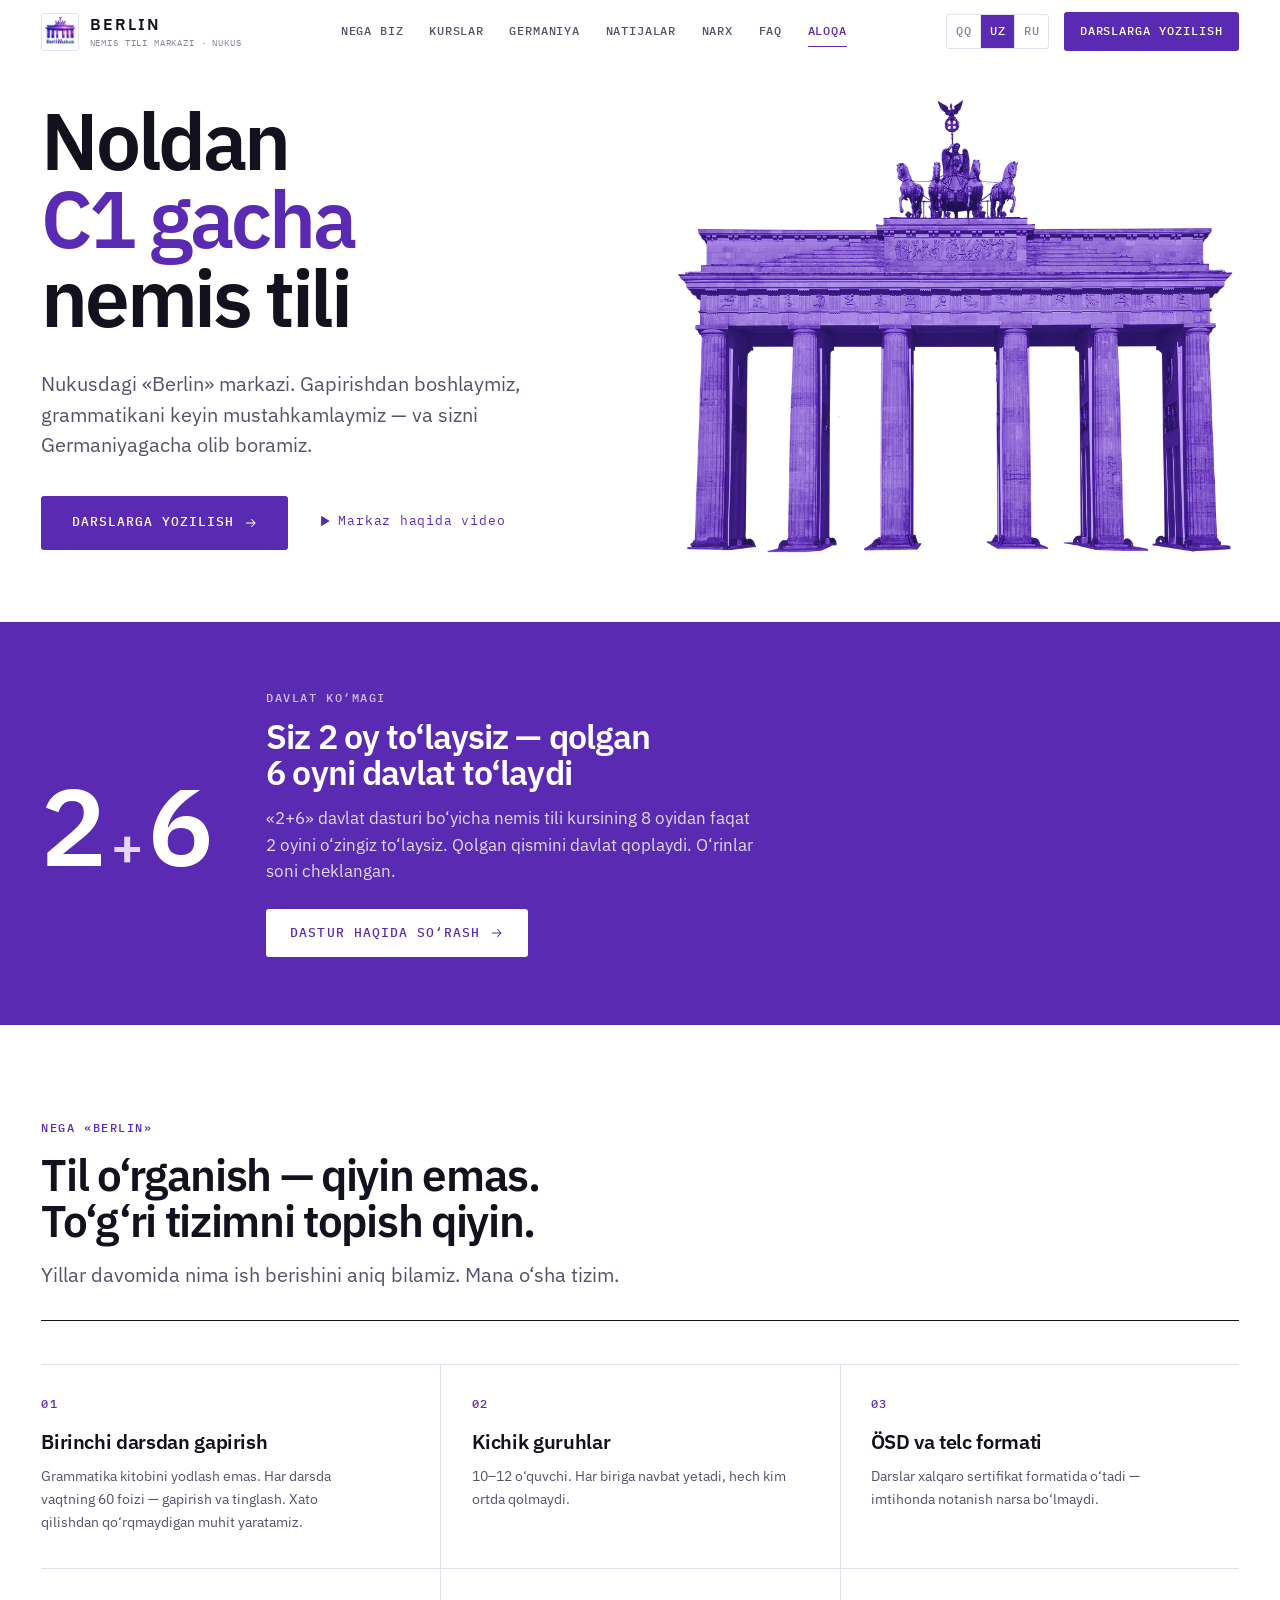
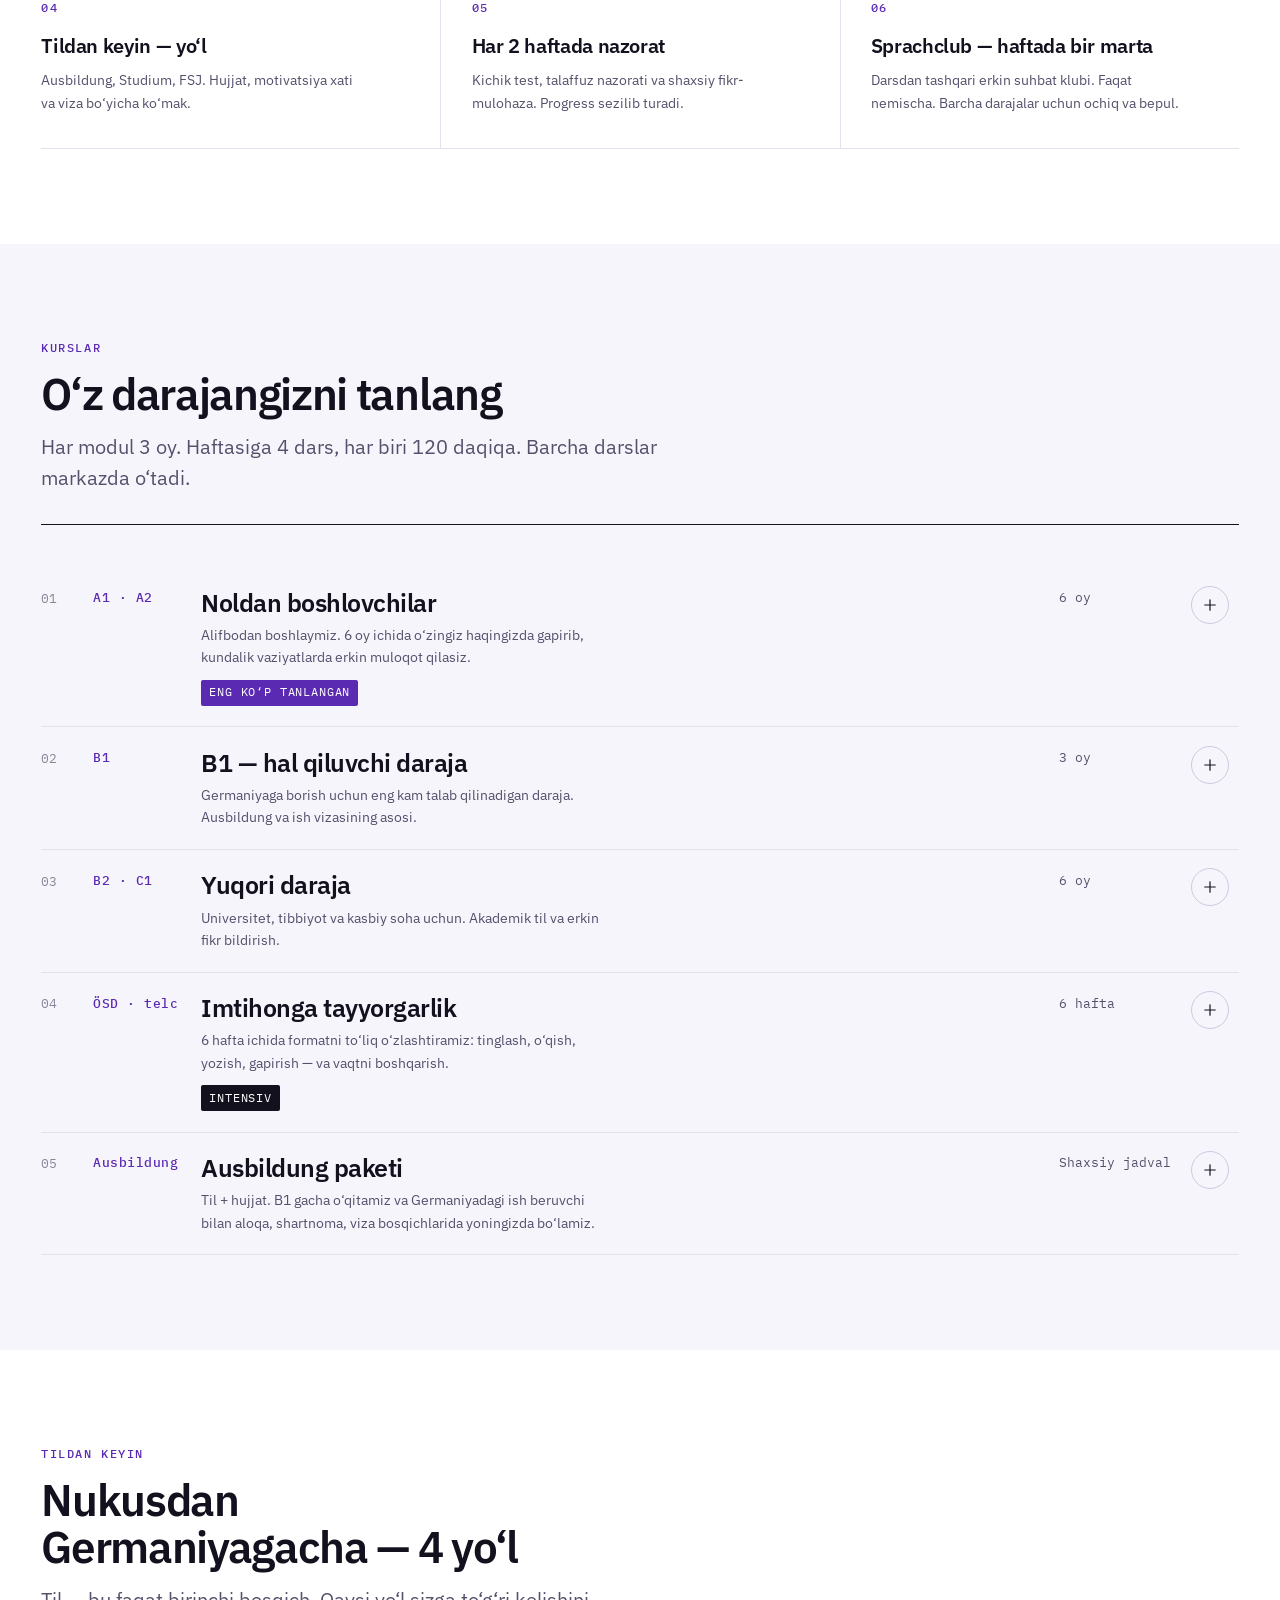
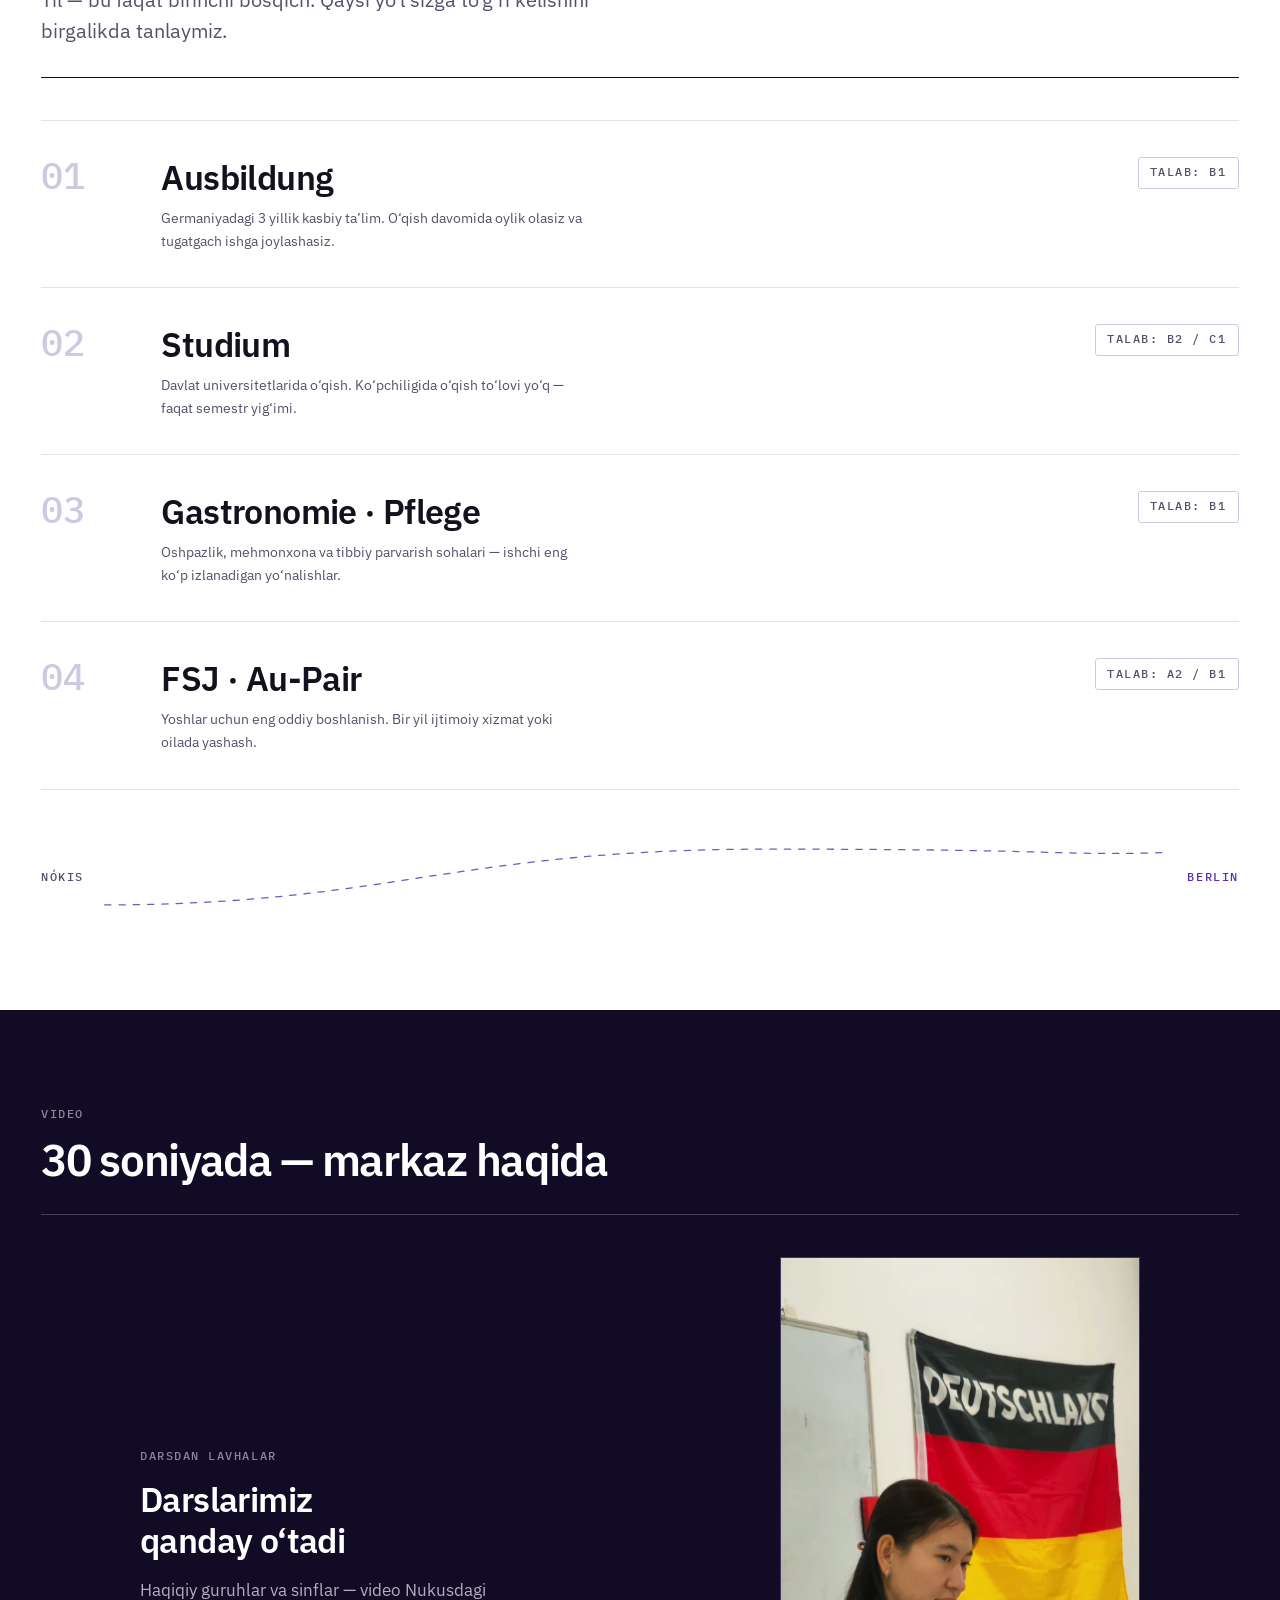
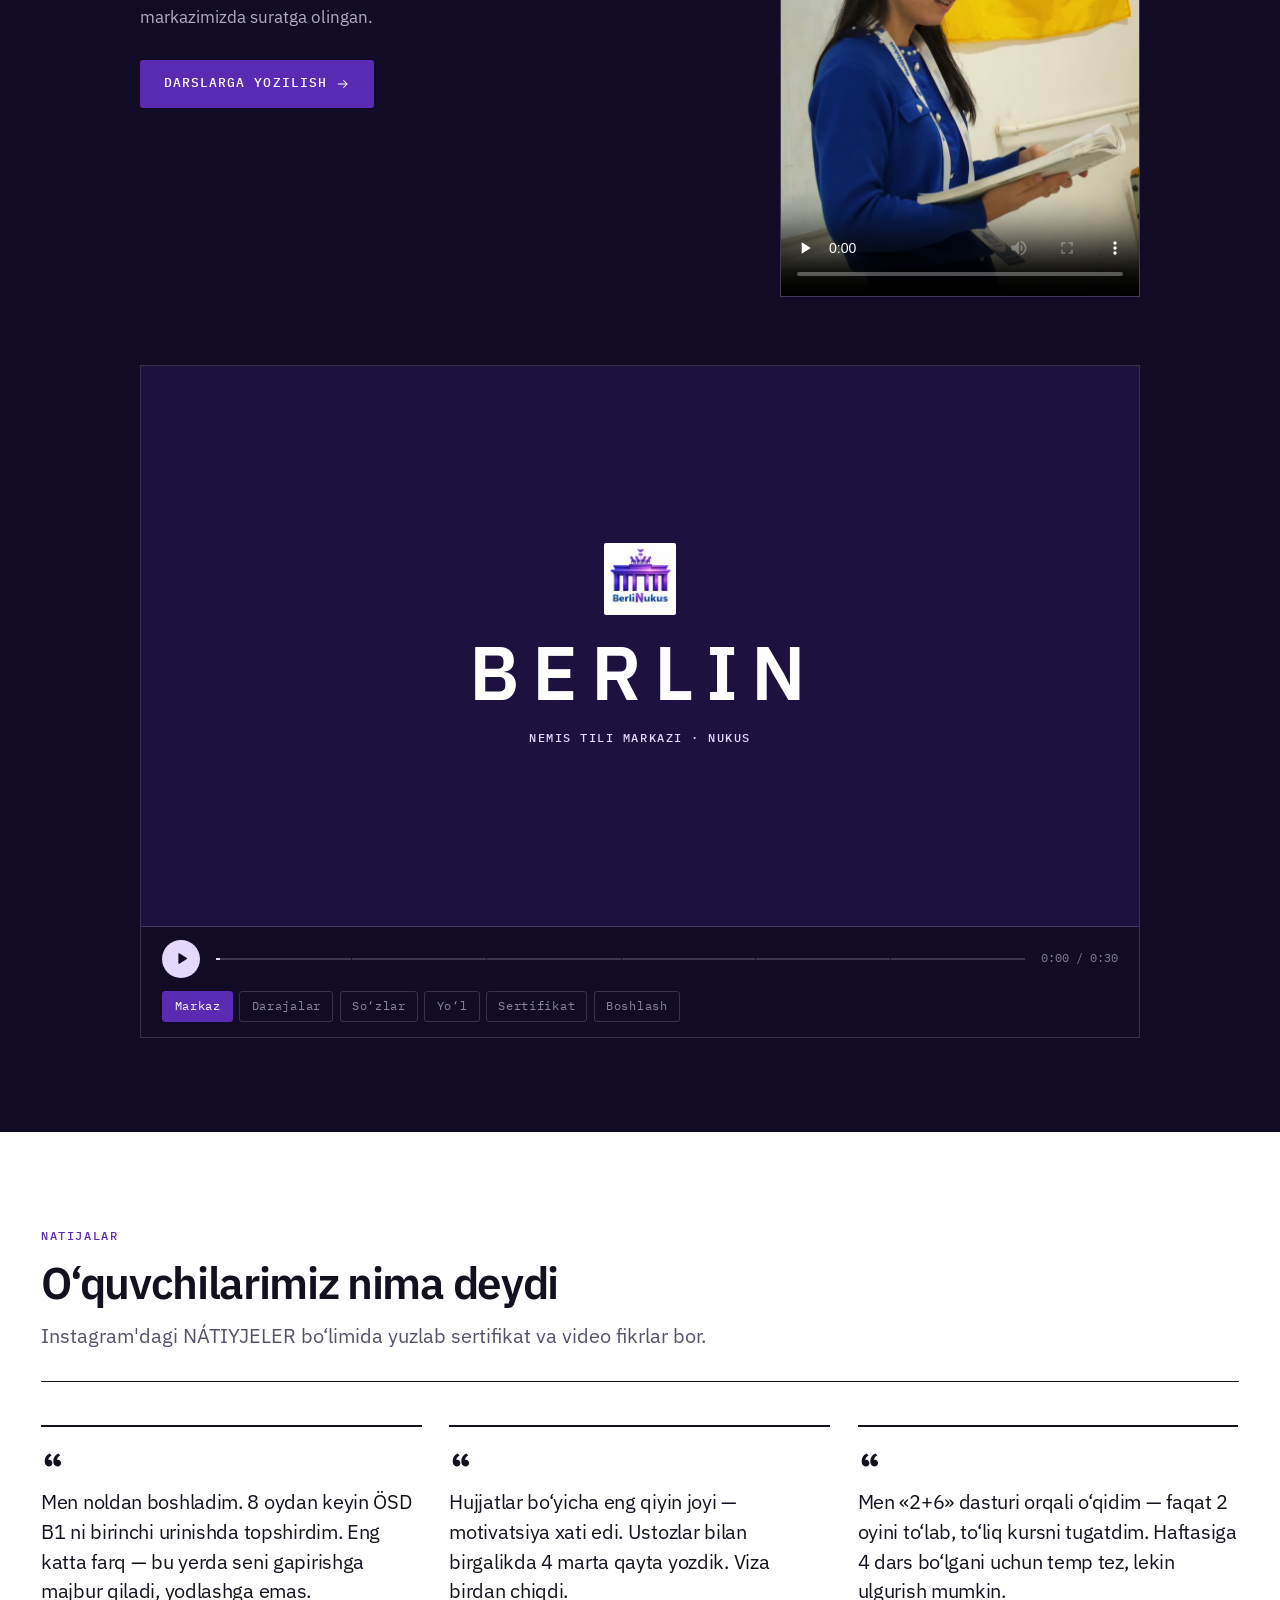
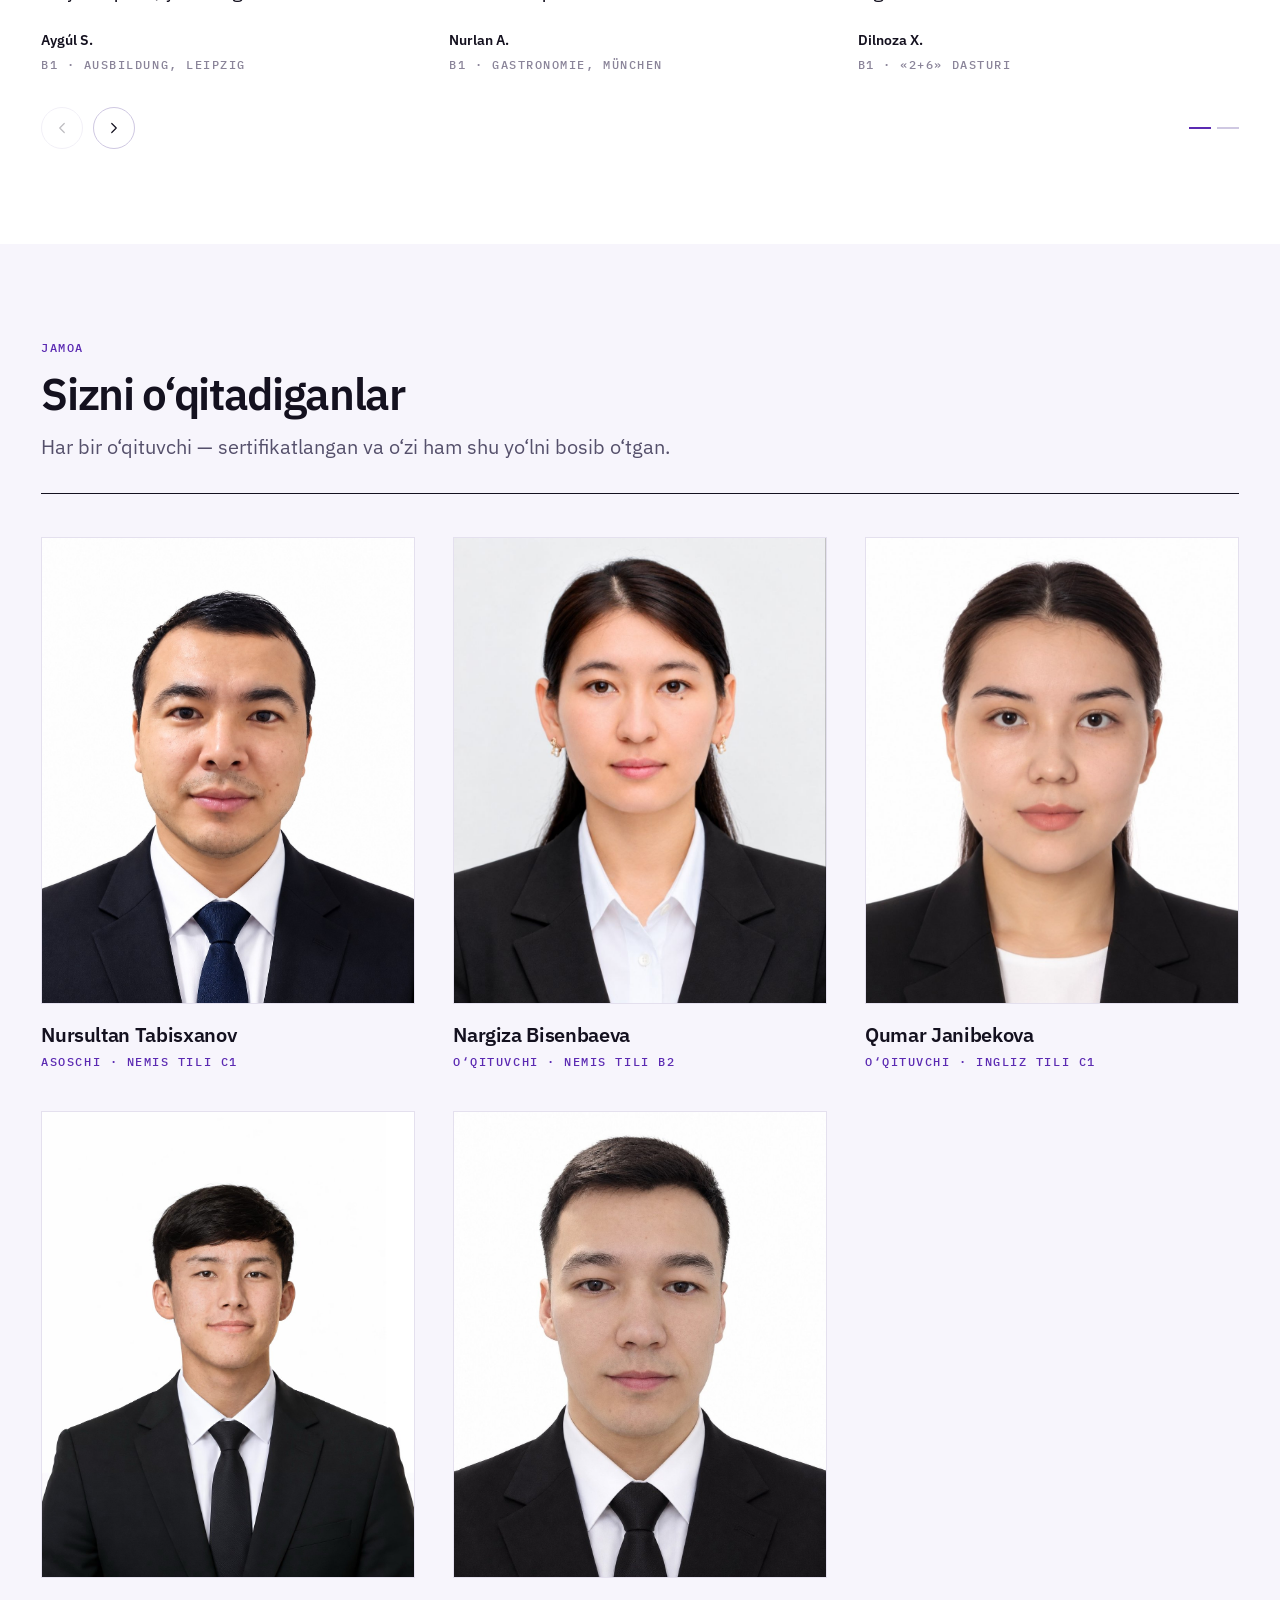
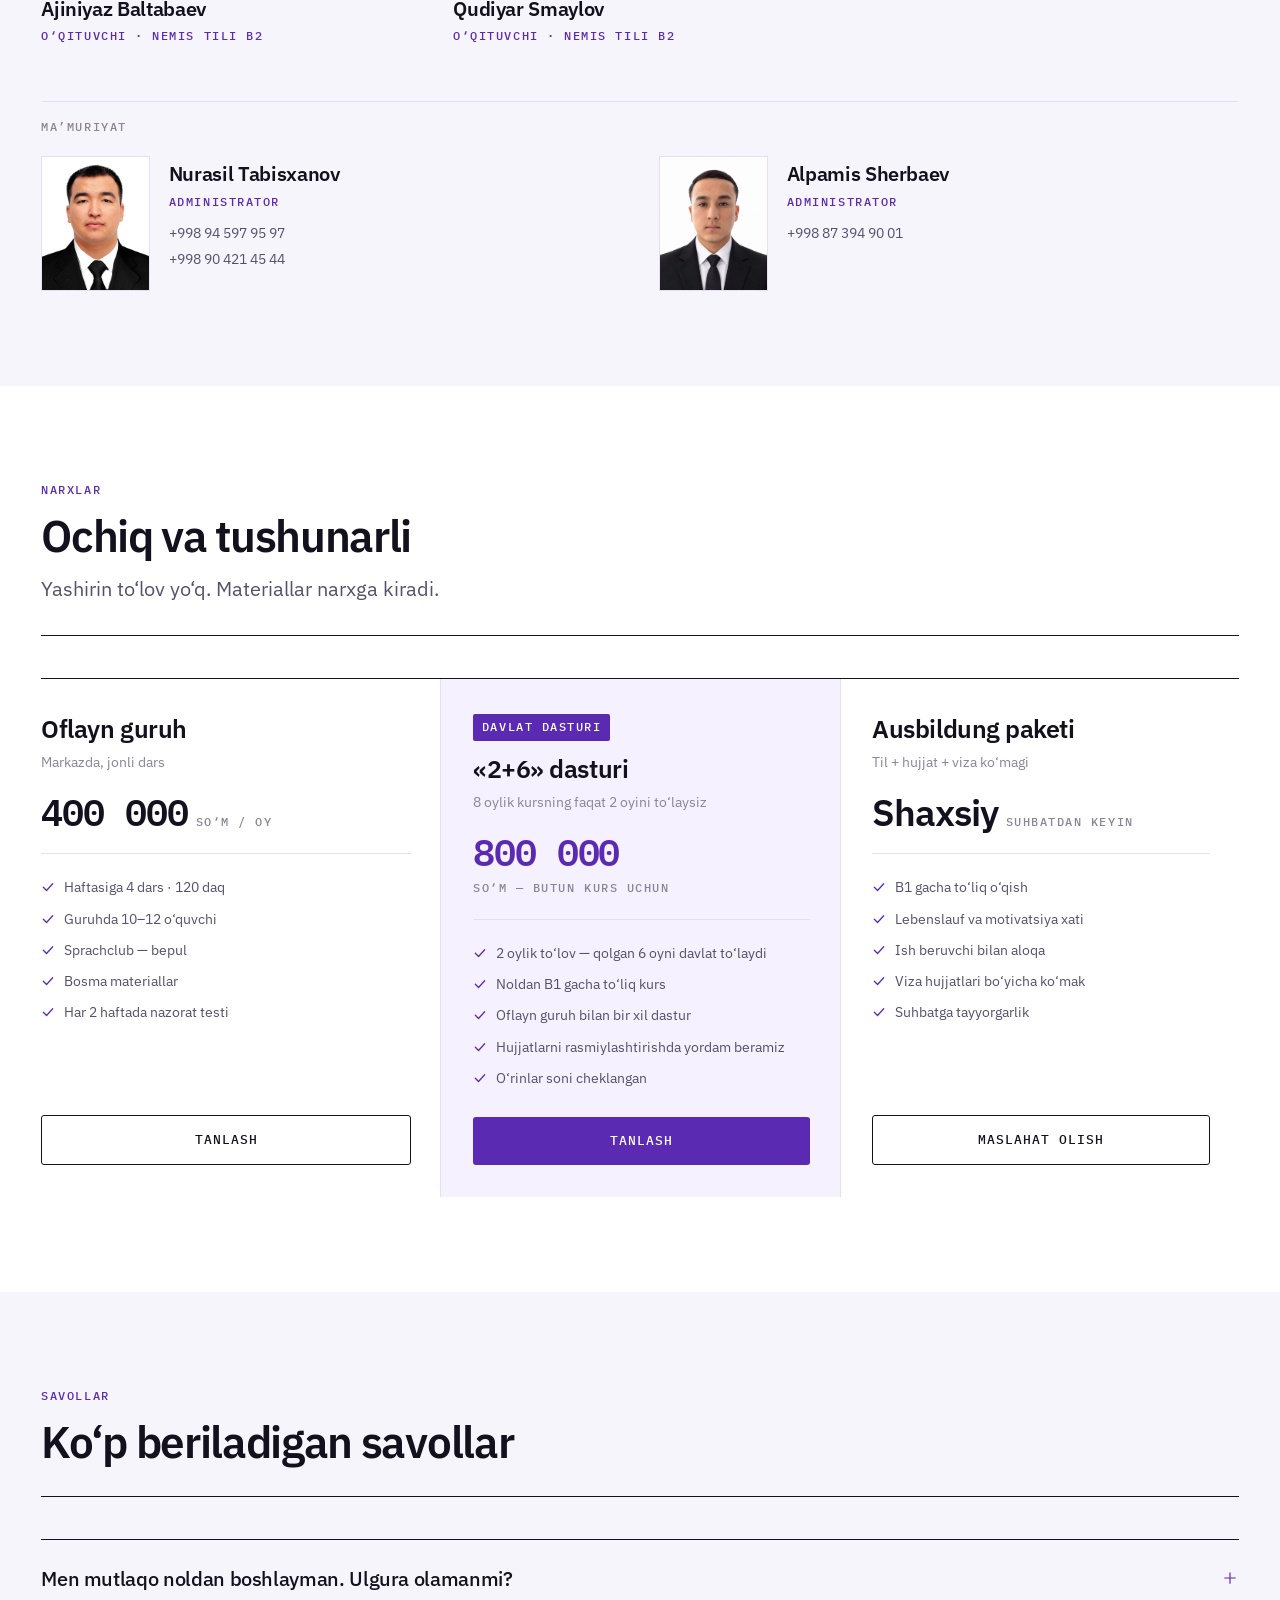
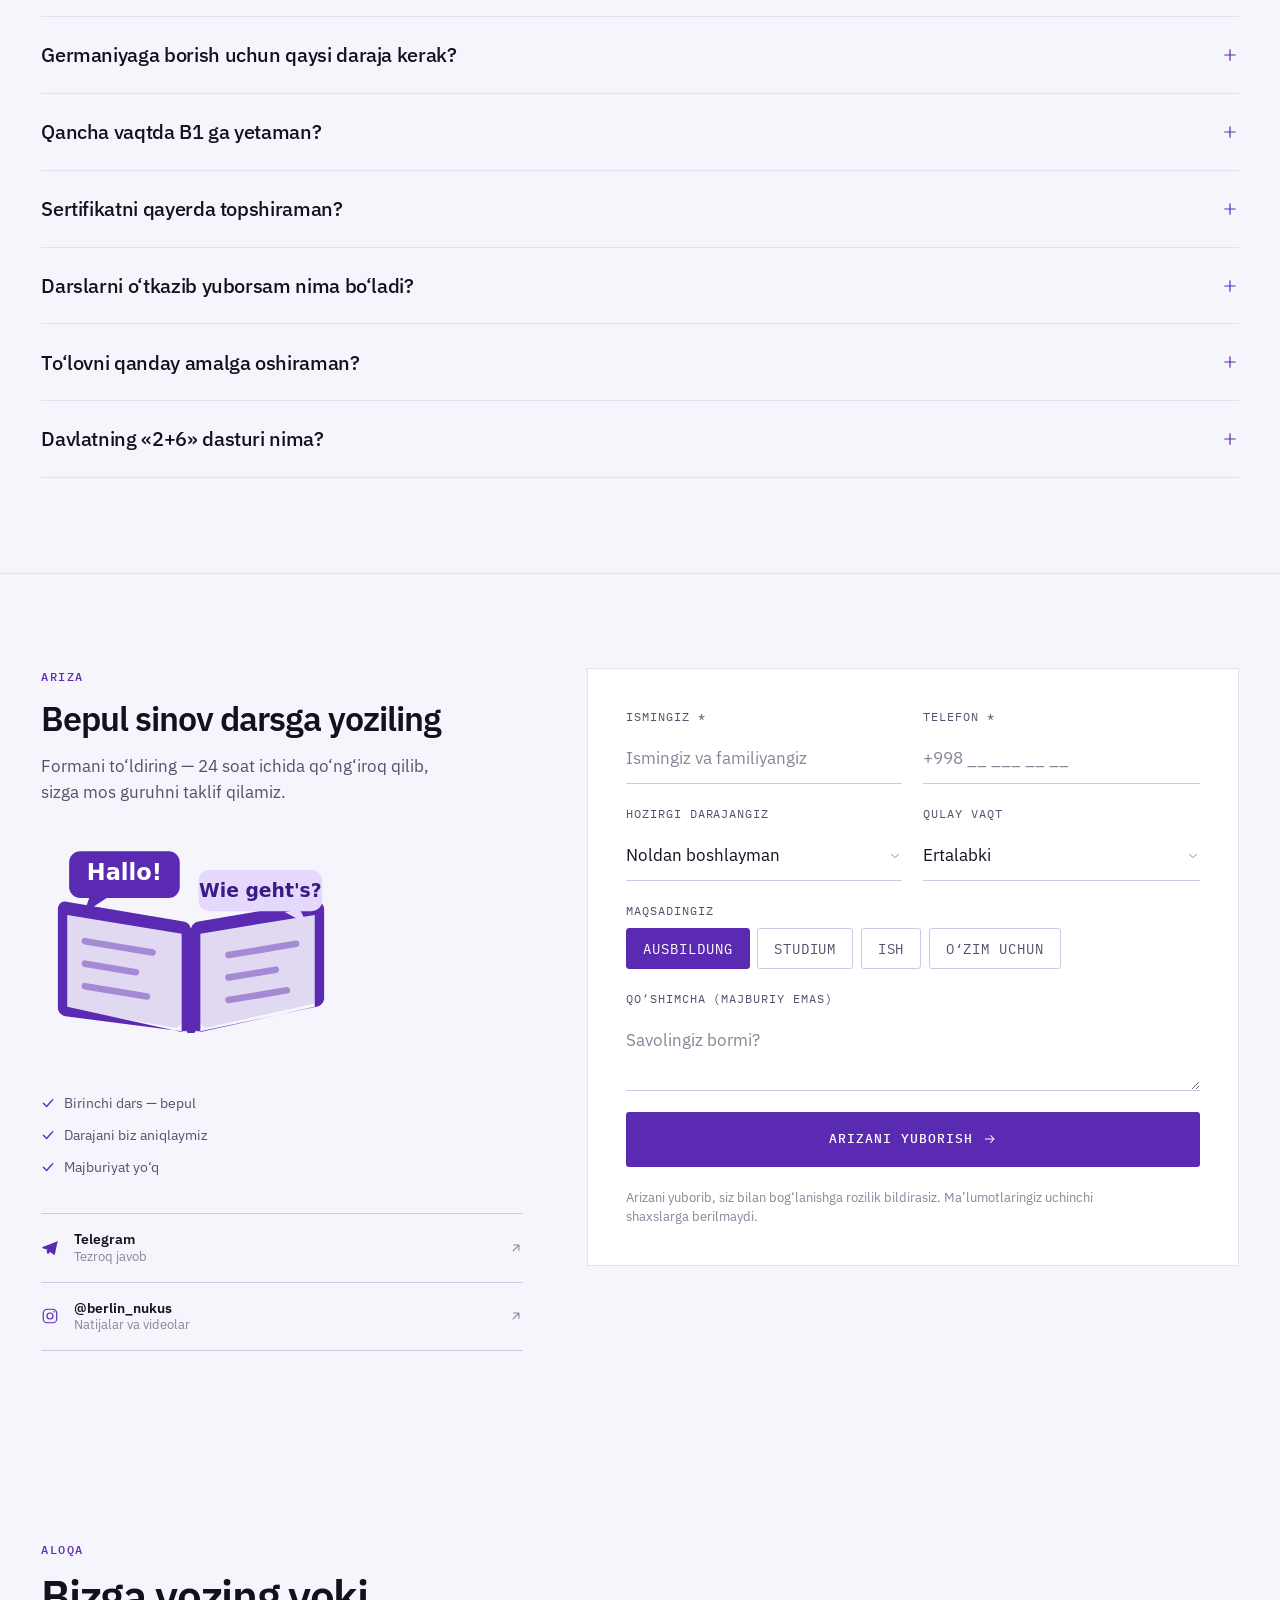
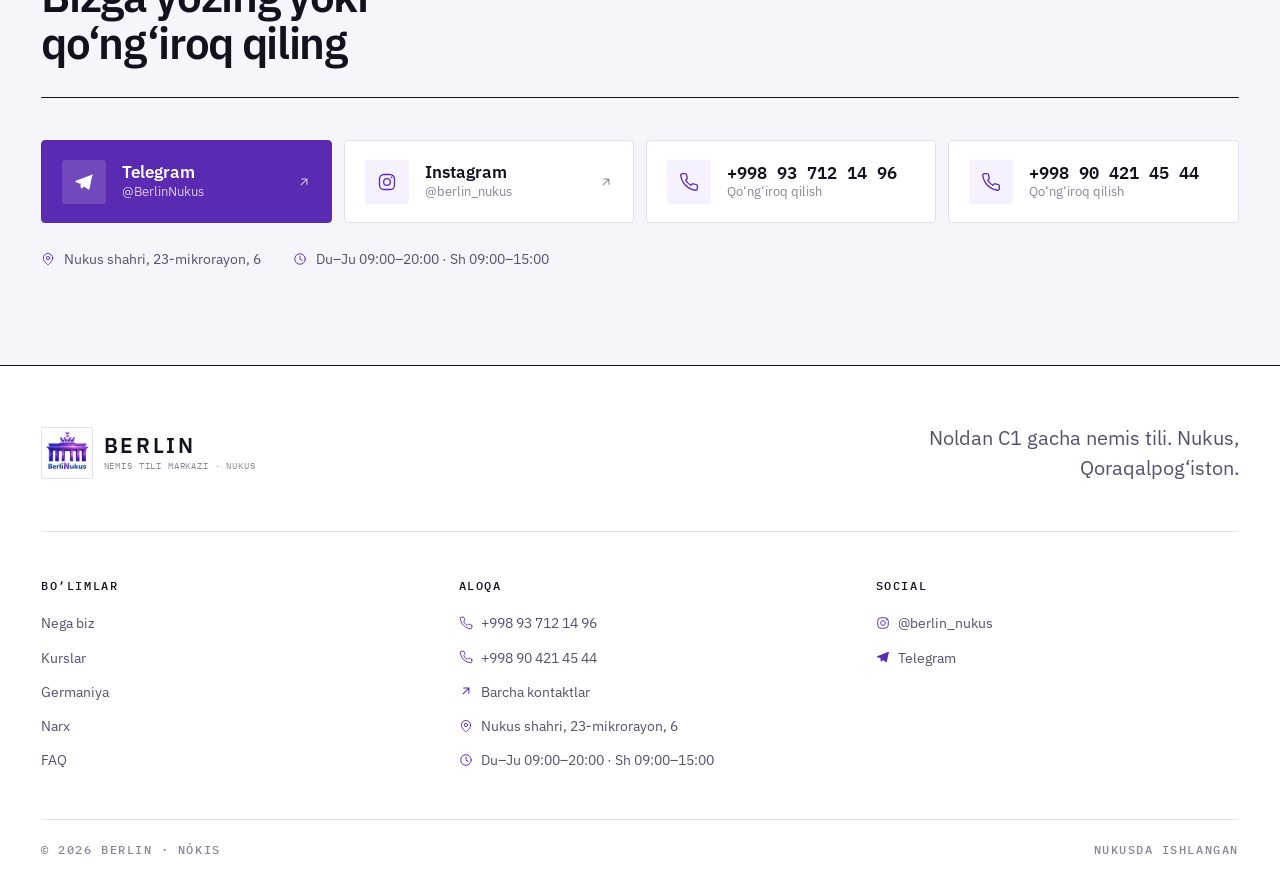
<file: uz/index.html>
<!DOCTYPE html>
<html lang="uz" data-lang="uz">
<head>
<script>document.documentElement.classList.add('js');</script>
<meta charset="UTF-8">
<meta name="viewport" content="width=device-width, initial-scale=1, viewport-fit=cover">
<!-- seo:start — generated by tools/build.mjs, do not edit by hand -->
<title>Nukusda nemis tili kurslari — BERLIN markazi</title>
<meta name="description" content="Nukusdagi BERLIN markazida nemis tilini noldan C1 gacha o‘rganing. Davlatning «2+6» dasturi, ÖSD va telc tayyorgarligi, Ausbildung. 23-mikrorayon, 6.">
<meta name="robots" content="index, follow, max-image-preview:large">
<link rel="canonical" href="https://www.berlinnukus.com/uz/">
<link rel="alternate" hreflang="kaa" href="https://www.berlinnukus.com/">
<link rel="alternate" hreflang="uz" href="https://www.berlinnukus.com/uz/">
<link rel="alternate" hreflang="ru" href="https://www.berlinnukus.com/ru/">
<link rel="alternate" hreflang="x-default" href="https://www.berlinnukus.com/">
<meta property="og:type" content="website">
<meta property="og:site_name" content="BERLIN">
<meta property="og:url" content="https://www.berlinnukus.com/uz/">
<meta property="og:title" content="Nukusda nemis tili kurslari — BERLIN markazi">
<meta property="og:description" content="Nukusdagi BERLIN markazida nemis tilini noldan C1 gacha o‘rganing. Davlatning «2+6» dasturi, ÖSD va telc tayyorgarligi, Ausbildung. 23-mikrorayon, 6.">
<meta property="og:image" content="https://www.berlinnukus.com/assets/og.png">
<meta property="og:image:width" content="1200">
<meta property="og:image:height" content="630">
<meta property="og:locale" content="uz_UZ">
<meta property="og:locale:alternate" content="kaa_UZ">
<meta property="og:locale:alternate" content="ru_RU">
<meta name="twitter:card" content="summary_large_image">
<script type="application/ld+json">
{"@context":"https://schema.org","@graph":[{"@type":["EducationalOrganization","LocalBusiness"],"@id":"https://www.berlinnukus.com/#org","name":"BERLIN","alternateName":["Berlin Nukus","BERLIN — Nemis tili orayı","BERLIN — Nemis tili markazi","BERLIN — центр немецкого языка"],"description":"Nukusdagi BERLIN markazida nemis tilini noldan C1 gacha o‘rganing. Davlatning «2+6» dasturi, ÖSD va telc tayyorgarligi, Ausbildung. 23-mikrorayon, 6.","url":"https://www.berlinnukus.com/uz/","logo":"https://www.berlinnukus.com/assets/avatar.jpg","image":"https://www.berlinnukus.com/assets/og.png","telephone":"+998937121496","priceRange":"400 000 UZS","currenciesAccepted":"UZS","address":{"@type":"PostalAddress","streetAddress":"23-mikrorayon, 6","addressLocality":"Nukus","addressRegion":"Qoraqalpog‘iston","addressCountry":"UZ"},"areaServed":{"@type":"City","name":"Nukus"},"knowsLanguage":["de","kaa","uz","ru"],"sameAs":["https://www.instagram.com/berlin_nukus/","https://t.me/BerlinNukus"]},{"@type":"WebSite","@id":"https://www.berlinnukus.com/#site","url":"https://www.berlinnukus.com/","name":"BERLIN","inLanguage":["kaa","uz","ru"],"publisher":{"@id":"https://www.berlinnukus.com/#org"}},{"@type":"WebPage","@id":"https://www.berlinnukus.com/uz/#page","url":"https://www.berlinnukus.com/uz/","name":"Nukusda nemis tili kurslari — BERLIN markazi","description":"Nukusdagi BERLIN markazida nemis tilini noldan C1 gacha o‘rganing. Davlatning «2+6» dasturi, ÖSD va telc tayyorgarligi, Ausbildung. 23-mikrorayon, 6.","inLanguage":"uz","isPartOf":{"@id":"https://www.berlinnukus.com/#site"},"about":{"@id":"https://www.berlinnukus.com/#org"}},{"@type":"FAQPage","@id":"https://www.berlinnukus.com/uz/#faq","inLanguage":"uz","mainEntity":[{"@type":"Question","name":"Men mutlaqo noldan boshlayman. Ulgura olamanmi?","acceptedAnswer":{"@type":"Answer","text":"Albatta. O‘quvchilarimizning ko‘pchiligi noldan boshlagan. A1 guruhi aynan shuning uchun: birinchi darsda alifbo va talaffuz, uchinchi haftada o‘zingiz haqingizda gapira olasiz. Oldindan bilim talab qilinmaydi."}},{"@type":"Question","name":"Germaniyaga borish uchun qaysi daraja kerak?","acceptedAnswer":{"@type":"Answer","text":"Ko‘pchilik holatda B1. Ausbildung, ish vizasi va oila vizasi uchun B1 yetarli. Universitetga kirish uchun B2 yoki C1 talab qilinadi. Oshpazlik va tibbiy parvarish sohalarida ham B1 bilan boshlash mumkin."}},{"@type":"Question","name":"Qancha vaqtda B1 ga yetaman?","acceptedAnswer":{"@type":"Answer","text":"Noldan boshlaganda o‘rtacha 8 oy: A1 → A2 → B1. Haftasiga 4 dars va har biri 120 daqiqa bo‘lgani uchun temp tez. Davlatning «2+6» dasturi aynan shu 8 oylik muddatga mo‘ljallangan."}},{"@type":"Question","name":"Sertifikatni qayerda topshiraman?","acceptedAnswer":{"@type":"Answer","text":"ÖSD va telc imtihonlari Toshkentda va boshqa markazlarda o‘tkaziladi. Biz imtihonga to‘liq tayyorlaymiz, ro‘yxatdan o‘tish va borish masalalarida yordam beramiz."}},{"@type":"Question","name":"Darslarni o‘tkazib yuborsam nima bo‘ladi?","acceptedAnswer":{"@type":"Answer","text":"Har darsning konspekti va vazifalari Telegram guruhiga yuklanadi. Shuningdek o‘qituvchi bilan kelishib, o‘tkazib yuborilgan mavzuni alohida takrorlash mumkin."}},{"@type":"Question","name":"To‘lovni qanday amalga oshiraman?","acceptedAnswer":{"@type":"Answer","text":"Oyma-oy, o‘qish boshlanishidan oldin. Click, Payme, naqd pul yoki bank kartasi orqali."}},{"@type":"Question","name":"Davlatning «2+6» dasturi nima?","acceptedAnswer":{"@type":"Answer","text":"Bu — davlat tomonidan qo‘llab-quvvatlanadigan dastur. 8 oylik nemis tili kursining faqat 2 oyini o‘zingiz to‘laysiz, qolgan 6 oyini davlat to‘laydi. O‘rinlar soni cheklangan, shuning uchun oldindan yozilish kerak. Hujjatlarni rasmiylashtirishda biz yordam beramiz — ariza qoldiring, tafsilotlarni aytib beramiz."}}]}]}
</script>
<!-- seo:end -->
<meta name="theme-color" content="#FFFFFF">
<link rel="preconnect" href="https://fonts.googleapis.com">
<link rel="preconnect" href="https://fonts.gstatic.com" crossorigin>
<link href="https://fonts.googleapis.com/css2?family=IBM+Plex+Sans:wght@400;500;600;700&family=IBM+Plex+Mono:wght@400;500;600&family=Noto+Sans:wght@400;600&display=swap" rel="stylesheet">
<link rel="stylesheet" href="../css/tokens.css">
<link rel="stylesheet" href="../css/layout.css">
<link rel="stylesheet" href="../css/sections.css">
<link rel="stylesheet" href="../css/motion.css">
<link rel="icon" type="image/png" sizes="48x48" href="../assets/favicon-48.png">
<link rel="icon" type="image/png" sizes="96x96" href="../assets/favicon-96.png">
<link rel="icon" type="image/png" sizes="144x144" href="../assets/favicon-144.png">
<link rel="icon" type="image/png" sizes="192x192" href="../assets/favicon-192.png">
<link rel="apple-touch-icon" href="../assets/apple-touch-icon.png">
</head>
<body>

<!-- ═══════════════ ICON SPRITE ═══════════════ -->
<svg aria-hidden="true" style="position:absolute;width:0;height:0;overflow:hidden">
<defs>
<!-- Duotone: photo → luminance → violet ramp through the brand colour.
     sRGB interpolation is required, otherwise the midtones wash out. -->
<filter id="duotone" color-interpolation-filters="sRGB">
  <feColorMatrix type="matrix" values="0.2126 0.7152 0.0722 0 0
                                       0.2126 0.7152 0.0722 0 0
                                       0.2126 0.7152 0.0722 0 0
                                       0      0      0      1 0"/>
  <feComponentTransfer>
    <feFuncR type="table" tableValues="0.118 0.357 0.741"/>
    <feFuncG type="table" tableValues="0.059 0.165 0.639"/>
    <feFuncB type="table" tableValues="0.322 0.698 0.949"/>
  </feComponentTransfer>
</filter>
<symbol id="i-arrow" viewBox="0 0 24 24" fill="none" stroke="currentColor" stroke-width="1.8" stroke-linecap="round" stroke-linejoin="round"><path d="M4 12h15M13 6l6 6-6 6"/></symbol>
<symbol id="i-arrow-ne" viewBox="0 0 24 24" fill="none" stroke="currentColor" stroke-width="1.8" stroke-linecap="round" stroke-linejoin="round"><path d="M7 17 17 7M8 7h9v9"/></symbol>
<symbol id="i-check" viewBox="0 0 24 24" fill="none" stroke="currentColor" stroke-width="2.2" stroke-linecap="round" stroke-linejoin="round"><path d="M4 12.5 9.5 18 20 6.5"/></symbol>
<symbol id="i-play" viewBox="0 0 24 24" fill="currentColor"><path d="M7 4.5v15a1 1 0 0 0 1.53.85l12-7.5a1 1 0 0 0 0-1.7l-12-7.5A1 1 0 0 0 7 4.5Z"/></symbol>
<symbol id="i-pause" viewBox="0 0 24 24" fill="currentColor"><rect x="6" y="4" width="4" height="16" rx="1"/><rect x="14" y="4" width="4" height="16" rx="1"/></symbol>
<symbol id="i-replay" viewBox="0 0 24 24" fill="none" stroke="currentColor" stroke-width="1.8" stroke-linecap="round" stroke-linejoin="round"><path d="M3 12a9 9 0 1 0 3-6.7"/><path d="M3 4v5h5"/></symbol>
<symbol id="i-menu" viewBox="0 0 24 24" fill="none" stroke="currentColor" stroke-width="1.6" stroke-linecap="round"><path d="M3 8h18M3 16h18"/></symbol>
<symbol id="i-close" viewBox="0 0 24 24" fill="none" stroke="currentColor" stroke-width="1.6" stroke-linecap="round"><path d="M6 6l12 12M18 6L6 18"/></symbol>
<symbol id="i-chevron" viewBox="0 0 24 24" fill="none" stroke="currentColor" stroke-width="1.6" stroke-linecap="round" stroke-linejoin="round"><path d="M6 9l6 6 6-6"/></symbol>
<symbol id="i-plus" viewBox="0 0 24 24" fill="none" stroke="currentColor" stroke-width="1.6" stroke-linecap="round"><path d="M12 5v14M5 12h14"/></symbol>
<symbol id="i-phone" viewBox="0 0 24 24" fill="none" stroke="currentColor" stroke-width="1.6" stroke-linecap="round" stroke-linejoin="round"><path d="M22 16.9v3a2 2 0 0 1-2.2 2 19.8 19.8 0 0 1-8.6-3.1 19.5 19.5 0 0 1-6-6A19.8 19.8 0 0 1 2.1 4.2 2 2 0 0 1 4.1 2h3a2 2 0 0 1 2 1.7c.1 1 .4 1.9.7 2.8a2 2 0 0 1-.5 2.1L8.1 9.9a16 16 0 0 0 6 6l1.3-1.3a2 2 0 0 1 2.1-.4c.9.3 1.8.6 2.8.7a2 2 0 0 1 1.7 2Z"/></symbol>
<symbol id="i-telegram" viewBox="0 0 24 24" fill="currentColor"><path d="M21.9 4.3 18.6 20a1.2 1.2 0 0 1-1.9.7l-4.6-3.4-2.3 2.2a.8.8 0 0 1-1.3-.3l-1.7-5.5-4.5-1.4c-.9-.3-.9-1.5 0-1.8l19-7.3c.8-.3 1.6.3 1.6 1.1ZM8.7 13.4l9-5.6-10.4 6.6.6 2 .8-3Z"/></symbol>
<symbol id="i-instagram" viewBox="0 0 24 24" fill="none" stroke="currentColor" stroke-width="1.6"><rect x="3" y="3" width="18" height="18" rx="5.5"/><circle cx="12" cy="12" r="4"/><circle cx="17.6" cy="6.4" r="1.1" fill="currentColor" stroke="none"/></symbol>
<symbol id="i-pin" viewBox="0 0 24 24" fill="none" stroke="currentColor" stroke-width="1.6" stroke-linecap="round" stroke-linejoin="round"><path d="M20 10.5c0 5.5-8 12-8 12s-8-6.5-8-12a8 8 0 0 1 16 0Z"/><circle cx="12" cy="10.3" r="2.8"/></symbol>
<symbol id="i-clock" viewBox="0 0 24 24" fill="none" stroke="currentColor" stroke-width="1.6" stroke-linecap="round" stroke-linejoin="round"><circle cx="12" cy="12" r="9"/><path d="M12 7v5.3l3.4 2"/></symbol>
<symbol id="i-quote" viewBox="0 0 24 24" fill="currentColor"><path d="M9.5 5C6 6.6 4 9.6 4 13.4 4 16.6 5.9 19 8.6 19c2.2 0 3.9-1.6 3.9-3.8 0-2.1-1.5-3.6-3.5-3.6-.4 0-.8 0-1.1.2.4-1.9 1.8-3.6 3.7-4.6L9.5 5Zm9.4 0c-3.5 1.6-5.5 4.6-5.5 8.4 0 3.2 1.9 5.6 4.6 5.6 2.2 0 3.9-1.6 3.9-3.8 0-2.1-1.5-3.6-3.5-3.6-.4 0-.8 0-1.1.2.4-1.9 1.8-3.6 3.7-4.6L18.9 5Z"/></symbol>
</defs>
</svg>

<div class="scroll-progress" aria-hidden="true"><i></i></div>

<a href="#apply" class="skip-link" data-i18n="a11y.skip">Formaga o‘tish</a>

<!-- ═══════════════ HEADER ═══════════════ -->
<header class="hdr" id="hdr">
  <div class="hdr__in">
    <a href="#top" class="brand" aria-label="BERLIN">
      <img class="brand__mark" src="../assets/avatar.jpg" alt="" width="38" height="38" decoding="async">
      <span class="brand__txt">
        <b>BERLIN</b>
        <i data-i18n="brand.sub">Nemis tili markazi · Nukus</i>
      </span>
    </a>

    <nav class="nav" id="nav" aria-label="Main">
      <a href="#why" data-i18n="nav.why">Nega biz</a>
      <a href="#programs" data-i18n="nav.programs">Kurslar</a>
      <a href="#path" data-i18n="nav.path">Germaniya</a>
      <a href="#results" data-i18n="nav.results">Natijalar</a>
      <a href="#price" data-i18n="nav.price">Narx</a>
      <a href="#faq" data-i18n="nav.faq">FAQ</a>
      <a href="#contacts" data-i18n="nav.contacts">Aloqa</a>
    </nav>

    <div class="hdr__act">
      <div class="lang" id="lang" role="group" aria-label="Language">
        <a href="../" hreflang="kaa" lang="kaa" data-set-lang="kaa">QQ</a>
        <a href="../uz/" hreflang="uz" lang="uz" data-set-lang="uz" aria-current="page">UZ</a>
        <a href="../ru/" hreflang="ru" lang="ru" data-set-lang="ru">RU</a>
      </div>
      <a href="#apply" class="btn btn--sm btn--solid js-scroll" data-i18n="cta.apply">Darslarga yozilish</a>
      <button class="burger" id="burger" aria-label="Menu" aria-expanded="false" aria-controls="mnav">
        <svg class="ic"><use href="#i-menu"/></svg>
      </button>
    </div>
  </div>
</header>

<div class="mnav" id="mnav" hidden>
  <nav aria-label="Mobile">
    <a href="#why"><span data-i18n="nav.why">Nega biz</span></a>
    <a href="#programs"><span data-i18n="nav.programs">Kurslar</span></a>
    <a href="#path"><span data-i18n="nav.path">Germaniya</span></a>
    <a href="#reel"><span data-i18n="nav.reel">Video</span></a>
    <a href="#results"><span data-i18n="nav.results">Natijalar</span></a>
    <a href="#teachers"><span data-i18n="nav.teachers">O‘qituvchilar</span></a>
    <a href="#price"><span data-i18n="nav.price">Narx</span></a>
    <a href="#faq"><span data-i18n="nav.faq">FAQ</span></a>
    <a href="#contacts"><span data-i18n="nav.contacts">Aloqa</span></a>
  </nav>
  <a href="#apply" class="btn btn--solid btn--full js-scroll" data-i18n="cta.apply">Darslarga yozilish</a>
</div>

<main id="top">

<!-- ═══════════════ HERO ═══════════════ -->
<section class="hero" id="hero">
  <div class="wrap hero__in">
    <div class="hero__copy">
      <h1 class="hero__h1 reveal" data-rev>
        <span class="line" data-i18n="hero.h1a">Noldan</span>
        <span class="line hero__h1--em" data-i18n="hero.h1b">C1 gacha</span>
        <span class="line" data-i18n="hero.h1c">nemis tili</span>
      </h1>

      <p class="hero__text reveal" data-rev data-rev-d="130" data-i18n="hero.lead">Nukusdagi «Berlin» markazi. Gapirishdan boshlaymiz, grammatikani keyin mustahkamlaymiz — va sizni Germaniyagacha olib boramiz.</p>

      <div class="hero__cta reveal" data-rev data-rev-d="190">
        <a href="#apply" class="btn btn--solid btn--lg js-scroll">
          <span data-i18n="cta.apply">Darslarga yozilish</span>
          <svg class="ic ic--xs"><use href="#i-arrow"/></svg>
        </a>
        <a href="#reel" class="tlink js-scroll">
          <svg class="ic ic--xs"><use href="#i-play"/></svg>
          <span data-i18n="cta.watch">Markaz haqida video</span>
        </a>
      </div>

    </div>

    <div class="hero__art reveal" data-rev data-rev-d="120" aria-hidden="true">
      <img src="../assets/brandenburg.png" alt="" width="360" height="360" decoding="async" fetchpriority="high">
    </div>
  </div>

</section>

<!-- ═══════════════ STATE PROGRAMME 2+6 ═══════════════ -->
<section class="gov" aria-labelledby="gov-t">
  <div class="wrap gov__in">
    <div class="gov__fig" aria-hidden="true">
      <span class="gov__num">2</span><span class="gov__plus">+</span><span class="gov__num">6</span>
    </div>
    <div class="gov__body">
      <p class="gov__k mono" data-i18n="gov.k">Davlat ko‘magi</p>
      <h2 class="gov__t" id="gov-t" data-i18n="gov.t">Siz 2 oy to‘laysiz — qolgan 6 oyni davlat to‘laydi</h2>
      <p class="gov__p" data-i18n="gov.p">«2+6» davlat dasturi bo‘yicha nemis tili kursining 8 oyidan faqat 2 oyini o‘zingiz to‘laysiz. Qolgan qismini davlat qoplaydi. O‘rinlar soni cheklangan.</p>
      <a href="#apply" class="btn btn--invert js-scroll">
        <span data-i18n="gov.cta">Dastur haqida so‘rash</span>
        <svg class="ic ic--xs"><use href="#i-arrow"/></svg>
      </a>
    </div>
  </div>
</section>

<!-- ═══════════════ WHY ═══════════════ -->
<section class="sect" id="why">
  <div class="wrap">
    <header class="shead">
      <p class="shead__kick mono" data-i18n="why.kick">Nega «Berlin»</p>
      <h2 class="shead__h reveal" data-rev data-i18n="why.h">Til o‘rganish — qiyin emas. To‘g‘ri tizimni topish qiyin.</h2>
      <p class="shead__p reveal" data-rev data-rev-d="80" data-i18n="why.p">Yillar davomida nima ish berishini aniq bilamiz. Mana o‘sha tizim.</p>
    </header>

    <ol class="prin">
      <li class="prin__i reveal" data-rev>
        <span class="prin__n mono">01</span>
        <h3 data-i18n="why.c1.t">Birinchi darsdan gapirish</h3>
        <p data-i18n="why.c1.p">Grammatika kitobini yodlash emas. Har darsda vaqtning 60 foizi — gapirish va tinglash. Xato qilishdan qo‘rqmaydigan muhit yaratamiz.</p>
      </li>
      <li class="prin__i reveal" data-rev data-rev-d="60">
        <span class="prin__n mono">02</span>
        <h3 data-i18n="why.c2.t">Kichik guruhlar</h3>
        <p data-i18n="why.c2.p">10–12 o‘quvchi. Har biriga navbat yetadi, hech kim ortda qolmaydi.</p>
      </li>
      <li class="prin__i reveal" data-rev data-rev-d="120">
        <span class="prin__n mono">03</span>
        <h3 data-i18n="why.c3.t">ÖSD va telc formati</h3>
        <p data-i18n="why.c3.p">Darslar xalqaro sertifikat formatida o‘tadi — imtihonda notanish narsa bo‘lmaydi.</p>
      </li>
      <li class="prin__i reveal" data-rev data-rev-d="180">
        <span class="prin__n mono">04</span>
        <h3 data-i18n="why.c4.t">Tildan keyin — yo‘l</h3>
        <p data-i18n="why.c4.p">Ausbildung, Studium, FSJ. Hujjat, motivatsiya xati va viza bo‘yicha ko‘mak.</p>
      </li>
      <li class="prin__i reveal" data-rev data-rev-d="240">
        <span class="prin__n mono">05</span>
        <h3 data-i18n="why.c5.t">Har 2 haftada nazorat</h3>
        <p data-i18n="why.c5.p">Kichik test, talaffuz nazorati va shaxsiy fikr-mulohaza. Progress sezilib turadi.</p>
      </li>
      <li class="prin__i reveal" data-rev data-rev-d="300">
        <span class="prin__n mono">06</span>
        <h3 data-i18n="why.c6.t">Sprachclub — haftada bir marta</h3>
        <p data-i18n="why.c6.p">Darsdan tashqari erkin suhbat klubi. Faqat nemischa. Barcha darajalar uchun ochiq va bepul.</p>
      </li>
    </ol>
  </div>
</section>

<!-- ═══════════════ PROGRAMS — index table ═══════════════ -->
<section class="sect sect--tint" id="programs">
  <div class="wrap">
    <header class="shead">
      <p class="shead__kick mono" data-i18n="prog.kick">Kurslar</p>
      <h2 class="shead__h reveal" data-rev data-i18n="prog.h">O‘z darajangizni tanlang</h2>
      <p class="shead__p reveal" data-rev data-rev-d="80" data-i18n="prog.p">Har modul 3 oy. Haftasiga 4 dars, har biri 120 daqiqa. Barcha darslar markazda o‘tadi.</p>
    </header>

    <div class="idx-wrap reveal" data-rev>
      <table class="idx" id="pgrid">
        <tbody>
          <tr class="pc">
            <td class="idx__n num-mono">01</td>
            <td class="idx__lv num-mono">A1 · A2</td>
            <td class="idx__name">
              <b data-i18n="prog.p1.t">Noldan boshlovchilar</b>
              <span data-i18n="prog.p1.p">Alifbodan boshlaymiz. 6 oy ichida o‘zingiz haqingizda gapirib, kundalik vaziyatlarda erkin muloqot qilasiz.</span>
              <em class="idx__tag" data-i18n="prog.badge.pop">Eng ko‘p tanlangan</em>
            </td>
            <td class="idx__dur num-mono" data-i18n="prog.p1.dur">6 oy</td>
            <td class="idx__go"><button class="idx__tg" aria-expanded="false" aria-controls="det-1"><svg class="ic"><use href="#i-plus"/></svg></button></td>
          </tr>
          <tr class="pc-det" id="det-1" hidden>
            <td colspan="5" class="idx-det-cell"><div class="det">
              <ul class="det__list">
                <li><svg class="ic ic--xs"><use href="#i-check"/></svg><span data-i18n="prog.p1.l1">Talaffuz va alifbo bazasi</span></li>
                <li><svg class="ic ic--xs"><use href="#i-check"/></svg><span data-i18n="prog.p1.l2">1200+ so‘zlik minimum</span></li>
                <li><svg class="ic ic--xs"><use href="#i-check"/></svg><span data-i18n="prog.p1.l3">Har darsda dialog</span></li>
              </ul>
              <a href="#apply" class="btn btn--solid js-scroll" data-apply="A1–A2"><span data-i18n="cta.pick">Tanlash</span><svg class="ic ic--xs"><use href="#i-arrow"/></svg></a>
            </div></td>
          </tr>

          <tr class="pc">
            <td class="idx__n num-mono">02</td>
            <td class="idx__lv num-mono">B1</td>
            <td class="idx__name">
              <b data-i18n="prog.p2.t">B1 — hal qiluvchi daraja</b>
              <span data-i18n="prog.p2.p">Germaniyaga borish uchun eng kam talab qilinadigan daraja. Ausbildung va ish vizasining asosi.</span>
            </td>
            <td class="idx__dur num-mono" data-i18n="prog.p2.dur">3 oy</td>
            <td class="idx__go"><button class="idx__tg" aria-expanded="false" aria-controls="det-2"><svg class="ic"><use href="#i-plus"/></svg></button></td>
          </tr>
          <tr class="pc-det" id="det-2" hidden>
            <td colspan="5" class="idx-det-cell"><div class="det">
              <ul class="det__list">
                <li><svg class="ic ic--xs"><use href="#i-check"/></svg><span data-i18n="prog.p2.l1">Barcha asosiy grammatika</span></li>
                <li><svg class="ic ic--xs"><use href="#i-check"/></svg><span data-i18n="prog.p2.l2">Xat va ariza yozish</span></li>
                <li><svg class="ic ic--xs"><use href="#i-check"/></svg><span data-i18n="prog.p2.l3">Imtihon bo‘limlari bo‘yicha mashq</span></li>
              </ul>
              <a href="#apply" class="btn btn--solid js-scroll" data-apply="B1"><span data-i18n="cta.pick">Tanlash</span><svg class="ic ic--xs"><use href="#i-arrow"/></svg></a>
            </div></td>
          </tr>

          <tr class="pc">
            <td class="idx__n num-mono">03</td>
            <td class="idx__lv num-mono">B2 · C1</td>
            <td class="idx__name">
              <b data-i18n="prog.p3.t">Yuqori daraja</b>
              <span data-i18n="prog.p3.p">Universitet, tibbiyot va kasbiy soha uchun. Akademik til va erkin fikr bildirish.</span>
            </td>
            <td class="idx__dur num-mono" data-i18n="prog.p3.dur">6 oy</td>
            <td class="idx__go"><button class="idx__tg" aria-expanded="false" aria-controls="det-3"><svg class="ic"><use href="#i-plus"/></svg></button></td>
          </tr>
          <tr class="pc-det" id="det-3" hidden>
            <td colspan="5" class="idx-det-cell"><div class="det">
              <ul class="det__list">
                <li><svg class="ic ic--xs"><use href="#i-check"/></svg><span data-i18n="prog.p3.l1">Akademik leksika</span></li>
                <li><svg class="ic ic--xs"><use href="#i-check"/></svg><span data-i18n="prog.p3.l2">Diskussiya va prezentatsiya</span></li>
                <li><svg class="ic ic--xs"><use href="#i-check"/></svg><span data-i18n="prog.p3.l3">Kasbiy nemis tili</span></li>
              </ul>
              <a href="#apply" class="btn btn--solid js-scroll" data-apply="B2–C1"><span data-i18n="cta.pick">Tanlash</span><svg class="ic ic--xs"><use href="#i-arrow"/></svg></a>
            </div></td>
          </tr>

          <tr class="pc">
            <td class="idx__n num-mono">04</td>
            <td class="idx__lv num-mono">ÖSD · telc</td>
            <td class="idx__name">
              <b data-i18n="prog.p4.t">Imtihonga tayyorgarlik</b>
              <span data-i18n="prog.p4.p">6 hafta ichida formatni to‘liq o‘zlashtiramiz: tinglash, o‘qish, yozish, gapirish — va vaqtni boshqarish.</span>
              <em class="idx__tag idx__tag--alt" data-i18n="prog.badge.int">Intensiv</em>
            </td>
            <td class="idx__dur num-mono" data-i18n="prog.p4.dur">6 hafta</td>
            <td class="idx__go"><button class="idx__tg" aria-expanded="false" aria-controls="det-4"><svg class="ic"><use href="#i-plus"/></svg></button></td>
          </tr>
          <tr class="pc-det" id="det-4" hidden>
            <td colspan="5" class="idx-det-cell"><div class="det">
              <ul class="det__list">
                <li><svg class="ic ic--xs"><use href="#i-check"/></svg><span data-i18n="prog.p4.l1">Haqiqiy formatdagi 8 sinov imtihon</span></li>
                <li><svg class="ic ic--xs"><use href="#i-check"/></svg><span data-i18n="prog.p4.l2">Sprechen bo‘limi bo‘yicha shaxsiy tayyorgarlik</span></li>
                <li><svg class="ic ic--xs"><use href="#i-check"/></svg><span data-i18n="prog.p4.l3">Xatolar ustida ishlash bo‘yicha shaxsiy reja</span></li>
              </ul>
              <a href="#apply" class="btn btn--solid js-scroll" data-apply="ÖSD / telc"><span data-i18n="cta.pick">Tanlash</span><svg class="ic ic--xs"><use href="#i-arrow"/></svg></a>
            </div></td>
          </tr>

          <tr class="pc">
            <td class="idx__n num-mono">05</td>
            <td class="idx__lv num-mono">Ausbildung</td>
            <td class="idx__name">
              <b data-i18n="prog.p5.t">Ausbildung paketi</b>
              <span data-i18n="prog.p5.p">Til + hujjat. B1 gacha o‘qitamiz va Germaniyadagi ish beruvchi bilan aloqa, shartnoma, viza bosqichlarida yoningizda bo‘lamiz.</span>
            </td>
            <td class="idx__dur num-mono" data-i18n="prog.p5.dur">Shaxsiy jadval</td>
            <td class="idx__go"><button class="idx__tg" aria-expanded="false" aria-controls="det-5"><svg class="ic"><use href="#i-plus"/></svg></button></td>
          </tr>
          <tr class="pc-det" id="det-5" hidden>
            <td colspan="5" class="idx-det-cell"><div class="det">
              <ul class="det__list">
                <li><svg class="ic ic--xs"><use href="#i-check"/></svg><span data-i18n="prog.p5.l1">Lebenslauf va motivatsiya xati</span></li>
                <li><svg class="ic ic--xs"><use href="#i-check"/></svg><span data-i18n="prog.p5.l2">Hujjatlarni tayyorlash va tarjima</span></li>
                <li><svg class="ic ic--xs"><use href="#i-check"/></svg><span data-i18n="prog.p5.l3">Suhbatga (Vorstellungsgespräch) tayyorgarlik</span></li>
              </ul>
              <a href="#apply" class="btn btn--solid js-scroll" data-apply="Ausbildung"><span data-i18n="cta.pick">Tanlash</span><svg class="ic ic--xs"><use href="#i-arrow"/></svg></a>
            </div></td>
          </tr>
        </tbody>
      </table>
    </div>
  </div>
</section>

<!-- ═══════════════ PATH TO GERMANY ═══════════════ -->
<section class="sect" id="path">
  <div class="wrap">
    <header class="shead">
      <p class="shead__kick mono" data-i18n="path.kick">Tildan keyin</p>
      <h2 class="shead__h reveal" data-rev data-i18n="path.h">Nukusdan Germaniyagacha — 4 yo‘l</h2>
      <p class="shead__p reveal" data-rev data-rev-d="80" data-i18n="path.p">Til — bu faqat birinchi bosqich. Qaysi yo‘l sizga to‘g‘ri kelishini birgalikda tanlaymiz.</p>
    </header>

    <div class="ways">
      <article class="way reveal" data-rev>
        <span class="way__n num-mono">01</span>
        <div class="way__b">
          <h3 data-i18n="path.w1.t">Ausbildung</h3>
          <p data-i18n="path.w1.p">Germaniyadagi 3 yillik kasbiy ta’lim. O‘qish davomida oylik olasiz va tugatgach ishga joylashasiz.</p>
        </div>
        <span class="way__req mono" data-i18n="path.w1.r">Talab: B1</span>
      </article>
      <article class="way reveal" data-rev data-rev-d="70">
        <span class="way__n num-mono">02</span>
        <div class="way__b">
          <h3 data-i18n="path.w2.t">Studium</h3>
          <p data-i18n="path.w2.p">Davlat universitetlarida o‘qish. Ko‘pchiligida o‘qish to‘lovi yo‘q — faqat semestr yig‘imi.</p>
        </div>
        <span class="way__req mono" data-i18n="path.w2.r">Talab: B2 / C1</span>
      </article>
      <article class="way reveal" data-rev data-rev-d="140">
        <span class="way__n num-mono">03</span>
        <div class="way__b">
          <h3 data-i18n="path.w3.t">Gastronomie · Pflege</h3>
          <p data-i18n="path.w3.p">Oshpazlik, mehmonxona va tibbiy parvarish sohalari — ishchi eng ko‘p izlanadigan yo‘nalishlar.</p>
        </div>
        <span class="way__req mono" data-i18n="path.w3.r">Talab: B1</span>
      </article>
      <article class="way reveal" data-rev data-rev-d="210">
        <span class="way__n num-mono">04</span>
        <div class="way__b">
          <h3 data-i18n="path.w4.t">FSJ · Au-Pair</h3>
          <p data-i18n="path.w4.p">Yoshlar uchun eng oddiy boshlanish. Bir yil ijtimoiy xizmat yoki oilada yashash.</p>
        </div>
        <span class="way__req mono" data-i18n="path.w4.r">Talab: A2 / B1</span>
      </article>
    </div>

    <div class="route reveal" data-rev>
      <span class="route__lbl mono">Nókis</span>
      <svg class="route__svg" viewBox="0 0 900 90" fill="none" aria-hidden="true" preserveAspectRatio="none">
        <path class="route__line" d="M4 78 C 240 78, 300 12, 560 12 S 800 20, 896 16"/>
      </svg>
      <span class="route__lbl route__lbl--b mono">Berlin</span>
    </div>
  </div>
</section>

<!-- ═══════════════ REEL ═══════════════ -->
<section class="reel" id="reel">
  <div class="wrap">
    <header class="shead shead--inv">
      <p class="shead__kick mono" data-i18n="reel.kick">Video</p>
      <h2 class="shead__h reveal" data-rev data-i18n="reel.h">30 soniyada — markaz haqida</h2>
    </header>

    <div class="clip reveal" data-rev>
      <div class="clip__txt">
        <p class="clip__k mono" data-i18n="clip.k">Darsdan lavhalar</p>
        <h3 class="clip__h" data-i18n="clip.h">Darslarimiz qanday o‘tadi</h3>
        <p class="clip__p" data-i18n="clip.p">Haqiqiy guruhlar va sinflar — video Nukusdagi markazimizda suratga olingan.</p>
        <a href="#apply" class="btn btn--solid js-scroll"><span data-i18n="cta.apply">Darslarga yozilish</span><svg class="ic ic--xs"><use href="#i-arrow"/></svg></a>
      </div>
      <div class="clip__media">
        <video class="clip__v" id="clip" controls playsinline preload="none" poster="../assets/lesson-poster.jpg" width="720" height="1280" data-i18n-attr="aria-label:clip.h" aria-label="Darslarimiz qanday o‘tadi">
          <source src="../assets/lesson.mp4" type="video/mp4">
        </video>
      </div>
    </div>

    <div class="player reveal" data-rev data-rev-d="80" id="player">
      <div class="player__stage" id="stage">

        <div class="sc sc--1" data-scene="0">
          <div class="sc1">
            <img class="sc1__logo" src="../assets/avatar.jpg" alt="" width="72" height="72" decoding="async">
            <h3 class="sc1__word"><span>B</span><span>E</span><span>R</span><span>L</span><span>I</span><span>N</span></h3>
            <p class="sc1__sub mono" data-i18n="reel.s1">Nemis tili markazi · Nukus</p>
          </div>
        </div>

        <div class="sc sc--2" data-scene="1">
          <div class="sc2">
            <span class="sc2__from num-mono">0</span>
            <span class="sc2__rule"></span>
            <span class="sc2__to num-mono">C1</span>
          </div>
          <div class="sc2__steps num-mono"><span>A1</span><span>A2</span><span>B1</span><span>B2</span><span>C1</span></div>
          <p class="sc__cap" data-i18n="reel.s2">To‘liq yo‘l — bitta markazda</p>
        </div>

        <div class="sc sc--3" data-scene="2">
          <div class="sc3">
            <span style="--x:-36%;--y:-28%;--d:0s">Willkommen</span>
            <span style="--x:28%;--y:-33%;--d:.12s">Zukunft</span>
            <span style="--x:-44%;--y:12%;--d:.24s">Ausbildung</span>
            <span style="--x:33%;--y:9%;--d:.36s">Freiheit</span>
            <span style="--x:-14%;--y:33%;--d:.48s">Möglichkeit</span>
            <span style="--x:14%;--y:-4%;--d:.6s">Erfolg</span>
          </div>
          <p class="sc__cap" data-i18n="reel.s3">Har dars — yangi so‘zlar, yangi imkoniyat</p>
        </div>

        <div class="sc sc--4" data-scene="3">
          <div class="sc4">
            <svg viewBox="0 0 600 200" class="sc4__map" fill="none" aria-hidden="true">
              <path class="sc4__arc" d="M70 165 Q 300 5 530 70"/>
              <circle class="sc4__pt" cx="70" cy="165" r="5"/>
              <circle class="sc4__pt sc4__pt--b" cx="530" cy="70" r="5"/>
            </svg>
            <span class="sc4__lbl sc4__lbl--a mono">Nókis</span>
            <span class="sc4__lbl sc4__lbl--b mono">Deutschland</span>
          </div>
          <p class="sc__cap" data-i18n="reel.s4">4 500 km. Bitta qaror bilan boshlanadi.</p>
        </div>

        <div class="sc sc--5" data-scene="4">
          <div class="sc5">
            <div class="cert">
              <div class="cert__hd"><b>ÖSD</b><span class="mono">Zertifikat B1</span></div>
              <div class="cert__body"><i style="--w:72%"></i><i style="--w:52%"></i><i style="--w:88%"></i><i style="--w:40%"></i></div>
              <div class="cert__stamp"><svg class="ic"><use href="#i-check"/></svg></div>
            </div>
          </div>
          <p class="sc__cap" data-i18n="reel.s5">Maqsad — qog‘oz emas, haqiqiy natija</p>
        </div>

        <div class="sc sc--6" data-scene="5">
          <div class="sc6">
            <p class="sc6__k mono" data-i18n="reel.s6k">Guruhga qabul ochiq</p>
            <h3 class="sc6__h" data-i18n="reel.s6h">Bugun boshlang</h3>
            <a href="#apply" class="btn btn--solid js-scroll"><span data-i18n="cta.apply">Darslarga yozilish</span><svg class="ic ic--xs"><use href="#i-arrow"/></svg></a>
          </div>
        </div>
      </div>

      <div class="player__ui">
        <button class="pbtn" id="playBtn" aria-label="Play"><svg class="ic"><use href="#i-play"/></svg></button>
        <div class="track" id="track" role="slider" tabindex="0" aria-label="Timeline" aria-valuemin="0" aria-valuemax="100" aria-valuenow="0">
          <div class="track__fill" id="trackFill"></div>
          <div class="track__chapters" id="chapters"></div>
        </div>
        <span class="time num-mono" id="time">0:00 / 0:30</span>
      </div>
      <div class="player__chips" id="reelChips"></div>
    </div>
  </div>
</section>

<!-- ═══════════════ RESULTS ═══════════════ -->
<section class="sect" id="results">
  <div class="wrap">
    <header class="shead">
      <p class="shead__kick mono" data-i18n="res.kick">Natijalar</p>
      <h2 class="shead__h reveal" data-rev data-i18n="res.h">O‘quvchilarimiz nima deydi</h2>
      <p class="shead__p reveal" data-rev data-rev-d="80" data-i18n="res.p">Instagram'dagi NÁTIYJELER bo‘limida yuzlab sertifikat va video fikrlar bor.</p>
    </header>

    <div class="tslider reveal" data-rev>
      <div class="tslider__vp" id="tvp">
        <div class="tslider__track" id="ttrack">
          <figure class="tq">
            <svg class="tq__q"><use href="#i-quote"/></svg>
            <blockquote data-i18n="res.q1">Men noldan boshladim. 8 oydan keyin ÖSD B1 ni birinchi urinishda topshirdim. Eng katta farq — bu yerda seni gapirishga majbur qiladi, yodlashga emas.</blockquote>
            <figcaption><b>Aygúl S.</b><span class="mono" data-i18n="res.q1n">B1 · Ausbildung, Leipzig</span></figcaption>
          </figure>
          <figure class="tq">
            <svg class="tq__q"><use href="#i-quote"/></svg>
            <blockquote data-i18n="res.q2">Hujjatlar bo‘yicha eng qiyin joyi — motivatsiya xati edi. Ustozlar bilan birgalikda 4 marta qayta yozdik. Viza birdan chiqdi.</blockquote>
            <figcaption><b>Nurlan A.</b><span class="mono" data-i18n="res.q2n">B1 · Gastronomie, München</span></figcaption>
          </figure>
          <figure class="tq">
            <svg class="tq__q"><use href="#i-quote"/></svg>
            <blockquote data-i18n="res.q3">Men «2+6» dasturi orqali o‘qidim — faqat 2 oyini to‘lab, to‘liq kursni tugatdim. Haftasiga 4 dars bo‘lgani uchun temp tez, lekin ulgurish mumkin.</blockquote>
            <figcaption><b>Dilnoza X.</b><span class="mono" data-i18n="res.q3n">B1 · «2+6» dasturi</span></figcaption>
          </figure>
          <figure class="tq">
            <svg class="tq__q"><use href="#i-quote"/></svg>
            <blockquote data-i18n="res.q4">Sprachclub menga eng ko‘p yordam berdi. Darsda qo‘rqib gapirmasdim, klubda erkin suhbatlashib ketdim.</blockquote>
            <figcaption><b>Azamat B.</b><span class="mono" data-i18n="res.q4n">A2 → B1</span></figcaption>
          </figure>
        </div>
      </div>
      <div class="tslider__nav">
        <button class="rbtn" id="tPrev" aria-label="Previous"><svg class="ic"><use href="#i-chevron"/></svg></button>
        <button class="rbtn" id="tNext" aria-label="Next"><svg class="ic"><use href="#i-chevron"/></svg></button>
        <div class="tslider__dots" id="tdots"></div>
      </div>
    </div>
  </div>
</section>

<!-- ═══════════════ TEACHERS ═══════════════ -->
<section class="sect sect--tint" id="teachers">
  <div class="wrap">
    <header class="shead">
      <p class="shead__kick mono" data-i18n="tch.kick">Jamoa</p>
      <h2 class="shead__h reveal" data-rev data-i18n="tch.h">Sizni o‘qitadiganlar</h2>
      <p class="shead__p reveal" data-rev data-rev-d="80" data-i18n="tch.p">Har bir o‘qituvchi — sertifikatlangan va o‘zi ham shu yo‘lni bosib o‘tgan.</p>
    </header>

    <div class="team">
      <article class="tm reveal" data-rev>
        <div class="tm__av"><img src="../assets/team/nursultan-tabisxanov.jpg" alt="Nursultan Tabisxanov" width="1091" height="1441" loading="lazy" decoding="async"></div>
        <h3>Nursultan Tabisxanov</h3>
        <p class="tm__role mono" data-i18n="tch.t1r">Asoschi · Nemis tili C1</p>
      </article>
      <article class="tm reveal" data-rev data-rev-d="70">
        <div class="tm__av"><img src="../assets/team/nargiza-bisenbaeva.jpg" alt="Nargiza Bisenbaeva" width="962" height="1280" loading="lazy" decoding="async"></div>
        <h3>Nargiza Bisenbaeva</h3>
        <p class="tm__role mono" data-i18n="tch.t2r">O‘qituvchi · Nemis tili B2</p>
      </article>
      <article class="tm reveal" data-rev data-rev-d="140">
        <div class="tm__av"><img src="../assets/team/qumar-janibekova.jpg" alt="Qumar Janibekova" width="995" height="1280" loading="lazy" decoding="async"></div>
        <h3>Qumar Janibekova</h3>
        <p class="tm__role mono" data-i18n="tch.t3r">O‘qituvchi · Ingliz tili C1</p>
      </article>
      <article class="tm reveal" data-rev>
        <div class="tm__av"><img src="../assets/team/ajiniyaz-baltabaev.jpg" alt="Ajiniyaz Baltabaev" width="1080" height="1440" loading="lazy" decoding="async"></div>
        <h3>Ajiniyaz Baltabaev</h3>
        <p class="tm__role mono" data-i18n="tch.t2r">O‘qituvchi · Nemis tili B2</p>
      </article>
      <article class="tm reveal" data-rev data-rev-d="70">
        <div class="tm__av"><img src="../assets/team/qudiyar-smaylov.jpg" alt="Qudiyar Smaylov" width="1080" height="1440" loading="lazy" decoding="async"></div>
        <h3>Qudiyar Smaylov</h3>
        <p class="tm__role mono" data-i18n="tch.t2r">O‘qituvchi · Nemis tili B2</p>
      </article>
    </div>

    <p class="team-sub mono" data-i18n="tch.adm">Ma’muriyat</p>
    <div class="staff">
      <article class="st reveal" data-rev>
        <div class="st__av"><img src="../assets/team/nurasil-tabisxanov.jpg" alt="Nurasil Tabisxanov" width="591" height="787" loading="lazy" decoding="async"></div>
        <div class="st__tx">
          <h3>Nurasil Tabisxanov</h3>
          <p class="tm__role mono" data-i18n="tch.admr">Administrator</p>
          <p class="st__ph">
            <a href="tel:+998945979597">+998 94 597 95 97</a>
            <a href="tel:+998904214544">+998 90 421 45 44</a>
          </p>
        </div>
      </article>
      <article class="st reveal" data-rev data-rev-d="70">
        <div class="st__av"><img src="../assets/team/alpamis-sherbaev.jpg" alt="Alpamis Sherbaev" width="1106" height="1422" loading="lazy" decoding="async"></div>
        <div class="st__tx">
          <h3>Alpamis Sherbaev</h3>
          <p class="tm__role mono" data-i18n="tch.admr">Administrator</p>
          <p class="st__ph">
            <a href="tel:+998873949001">+998 87 394 90 01</a>
          </p>
        </div>
      </article>
    </div>
  </div>
</section>

<!-- ═══════════════ PRICE ═══════════════ -->
<section class="sect" id="price">
  <div class="wrap">
    <header class="shead">
      <p class="shead__kick mono" data-i18n="pr.kick">Narxlar</p>
      <h2 class="shead__h reveal" data-rev data-i18n="pr.h">Ochiq va tushunarli</h2>
      <p class="shead__p reveal" data-rev data-rev-d="80" data-i18n="pr.p">Yashirin to‘lov yo‘q. Materiallar narxga kiradi.</p>
    </header>

    <div class="plans">
      <article class="pl reveal" data-rev>
        <h3 data-i18n="pr.b.t">Oflayn guruh</h3>
        <p class="pl__d" data-i18n="pr.b.d">Markazda, jonli dars</p>
        <p class="pl__price"><b class="num-mono">400 000</b><span class="mono" data-i18n="pr.mo">so‘m / oy</span></p>
        <ul>
          <li><svg class="ic ic--xs"><use href="#i-check"/></svg><span data-i18n="pr.b.1">Haftasiga 4 dars · 120 daq</span></li>
          <li><svg class="ic ic--xs"><use href="#i-check"/></svg><span data-i18n="pr.b.2">Guruhda 10–12 o‘quvchi</span></li>
          <li><svg class="ic ic--xs"><use href="#i-check"/></svg><span data-i18n="pr.b.3">Sprachclub — bepul</span></li>
          <li><svg class="ic ic--xs"><use href="#i-check"/></svg><span data-i18n="pr.b.4">Bosma materiallar</span></li>
          <li><svg class="ic ic--xs"><use href="#i-check"/></svg><span data-i18n="pr.b.5">Har 2 haftada nazorat testi</span></li>
        </ul>
        <a href="#apply" class="btn btn--line btn--full js-scroll" data-apply="Offline" data-i18n="cta.pick">Tanlash</a>
      </article>

      <article class="pl pl--hot reveal" data-rev data-rev-d="70">
        <span class="pl__flag mono" data-i18n="pr.g.badge">Davlat dasturi</span>
        <h3 data-i18n="pr.g.t">«2+6» dasturi</h3>
        <p class="pl__d" data-i18n="pr.g.d">8 oylik kursning faqat 2 oyini to‘laysiz</p>
        <p class="pl__price"><b class="num-mono">800 000</b><span class="mono" data-i18n="pr.g.sub">so‘m — butun kurs uchun</span></p>
        <ul>
          <li><svg class="ic ic--xs"><use href="#i-check"/></svg><span data-i18n="pr.g.1">2 oylik to‘lov — qolgan 6 oyni davlat to‘laydi</span></li>
          <li><svg class="ic ic--xs"><use href="#i-check"/></svg><span data-i18n="pr.g.2">Noldan B1 gacha to‘liq kurs</span></li>
          <li><svg class="ic ic--xs"><use href="#i-check"/></svg><span data-i18n="pr.g.3">Oflayn guruh bilan bir xil dastur</span></li>
          <li><svg class="ic ic--xs"><use href="#i-check"/></svg><span data-i18n="pr.g.4">Hujjatlarni rasmiylashtirishda yordam beramiz</span></li>
          <li><svg class="ic ic--xs"><use href="#i-check"/></svg><span data-i18n="pr.g.5">O‘rinlar soni cheklangan</span></li>
        </ul>
        <a href="#apply" class="btn btn--solid btn--full js-scroll" data-apply="2+6" data-i18n="cta.pick">Tanlash</a>
      </article>

      <article class="pl reveal" data-rev data-rev-d="140">
        <h3 data-i18n="pr.c.t">Ausbildung paketi</h3>
        <p class="pl__d" data-i18n="pr.c.d">Til + hujjat + viza ko‘magi</p>
        <p class="pl__price"><b data-i18n="pr.c.val">Shaxsiy</b><span class="mono" data-i18n="pr.c.sub">suhbatdan keyin</span></p>
        <ul>
          <li><svg class="ic ic--xs"><use href="#i-check"/></svg><span data-i18n="pr.c.1">B1 gacha to‘liq o‘qish</span></li>
          <li><svg class="ic ic--xs"><use href="#i-check"/></svg><span data-i18n="pr.c.2">Lebenslauf va motivatsiya xati</span></li>
          <li><svg class="ic ic--xs"><use href="#i-check"/></svg><span data-i18n="pr.c.3">Ish beruvchi bilan aloqa</span></li>
          <li><svg class="ic ic--xs"><use href="#i-check"/></svg><span data-i18n="pr.c.4">Viza hujjatlari bo‘yicha ko‘mak</span></li>
          <li><svg class="ic ic--xs"><use href="#i-check"/></svg><span data-i18n="pr.c.5">Suhbatga tayyorgarlik</span></li>
        </ul>
        <a href="#apply" class="btn btn--line btn--full js-scroll" data-apply="Ausbildung" data-i18n="cta.consult">Maslahat olish</a>
      </article>
    </div>

  </div>
</section>

<!-- ═══════════════ FAQ ═══════════════ -->
<section class="sect sect--tint" id="faq">
  <div class="wrap">
    <header class="shead">
      <p class="shead__kick mono" data-i18n="faq.kick">Savollar</p>
      <h2 class="shead__h reveal" data-rev data-i18n="faq.h">Ko‘p beriladigan savollar</h2>
    </header>

    <div class="acc" id="acc">
      <details class="ac reveal" data-rev>
        <summary><span data-i18n="faq.q1">Men mutlaqo noldan boshlayman. Ulgura olamanmi?</span><svg class="ic"><use href="#i-plus"/></svg></summary>
        <div class="ac__b"><p data-i18n="faq.a1">Albatta. O‘quvchilarimizning ko‘pchiligi noldan boshlagan. A1 guruhi aynan shuning uchun: birinchi darsda alifbo va talaffuz, uchinchi haftada o‘zingiz haqingizda gapira olasiz. Oldindan bilim talab qilinmaydi.</p></div>
      </details>
      <details class="ac reveal" data-rev data-rev-d="50">
        <summary><span data-i18n="faq.q2">Germaniyaga borish uchun qaysi daraja kerak?</span><svg class="ic"><use href="#i-plus"/></svg></summary>
        <div class="ac__b"><p data-i18n="faq.a2">Ko‘pchilik holatda B1. Ausbildung, ish vizasi va oila vizasi uchun B1 yetarli. Universitetga kirish uchun B2 yoki C1 talab qilinadi. Oshpazlik va tibbiy parvarish sohalarida ham B1 bilan boshlash mumkin.</p></div>
      </details>
      <details class="ac reveal" data-rev data-rev-d="100">
        <summary><span data-i18n="faq.q3">Qancha vaqtda B1 ga yetaman?</span><svg class="ic"><use href="#i-plus"/></svg></summary>
        <div class="ac__b"><p data-i18n="faq.a3">Noldan boshlaganda o‘rtacha 8 oy: A1 → A2 → B1. Haftasiga 4 dars va har biri 120 daqiqa bo‘lgani uchun temp tez. Davlatning «2+6» dasturi aynan shu 8 oylik muddatga mo‘ljallangan.</p></div>
      </details>
      <details class="ac reveal" data-rev data-rev-d="150">
        <summary><span data-i18n="faq.q4">Sertifikatni qayerda topshiraman?</span><svg class="ic"><use href="#i-plus"/></svg></summary>
        <div class="ac__b"><p data-i18n="faq.a4">ÖSD va telc imtihonlari Toshkentda va boshqa markazlarda o‘tkaziladi. Biz imtihonga to‘liq tayyorlaymiz, ro‘yxatdan o‘tish va borish masalalarida yordam beramiz.</p></div>
      </details>
      <details class="ac reveal" data-rev data-rev-d="200">
        <summary><span data-i18n="faq.q5">Darslarni o‘tkazib yuborsam nima bo‘ladi?</span><svg class="ic"><use href="#i-plus"/></svg></summary>
        <div class="ac__b"><p data-i18n="faq.a5">Har darsning konspekti va vazifalari Telegram guruhiga yuklanadi. Shuningdek o‘qituvchi bilan kelishib, o‘tkazib yuborilgan mavzuni alohida takrorlash mumkin.</p></div>
      </details>
      <details class="ac reveal" data-rev data-rev-d="250">
        <summary><span data-i18n="faq.q6">To‘lovni qanday amalga oshiraman?</span><svg class="ic"><use href="#i-plus"/></svg></summary>
        <div class="ac__b"><p data-i18n="faq.a6">Oyma-oy, o‘qish boshlanishidan oldin. Click, Payme, naqd pul yoki bank kartasi orqali.</p></div>
      </details>
      <details class="ac reveal" data-rev data-rev-d="300">
        <summary><span data-i18n="faq.q7">Davlatning «2+6» dasturi nima?</span><svg class="ic"><use href="#i-plus"/></svg></summary>
        <div class="ac__b"><p data-i18n="faq.a7">Bu — davlat tomonidan qo‘llab-quvvatlanadigan dastur. 8 oylik nemis tili kursining faqat 2 oyini o‘zingiz to‘laysiz, qolgan 6 oyini davlat to‘laydi. O‘rinlar soni cheklangan, shuning uchun oldindan yozilish kerak. Hujjatlarni rasmiylashtirishda biz yordam beramiz — ariza qoldiring, tafsilotlarni aytib beramiz.</p></div>
      </details>
    </div>
  </div>
</section>

<!-- ═══════════════ APPLY ═══════════════ -->
<section class="sect apply" id="apply">
  <div class="wrap apply__in">
    <div class="apply__aside">
      <p class="shead__kick mono" data-i18n="ap.kick">Ariza</p>
      <h2 class="apply__h reveal" data-rev data-i18n="ap.h">Bepul sinov darsga yoziling</h2>
      <p class="apply__p reveal" data-rev data-rev-d="70" data-i18n="ap.p">Formani to‘ldiring — 24 soat ichida qo‘ng‘iroq qilib, sizga mos guruhni taklif qilamiz.</p>

      <img class="apply__art reveal" data-rev data-rev-d="100" src="../assets/sprechen.svg"
           alt="" width="320" height="240" decoding="async" loading="lazy">

      <ul class="apply__list reveal" data-rev data-rev-d="140">
        <li><svg class="ic ic--xs"><use href="#i-check"/></svg><span data-i18n="ap.l1">Birinchi dars — bepul</span></li>
        <li><svg class="ic ic--xs"><use href="#i-check"/></svg><span data-i18n="ap.l2">Darajani biz aniqlaymiz</span></li>
        <li><svg class="ic ic--xs"><use href="#i-check"/></svg><span data-i18n="ap.l3">Majburiyat yo‘q</span></li>
      </ul>

      <div class="apply__contact reveal" data-rev data-rev-d="200">
        <a href="https://t.me/BerlinNukus" target="_blank" rel="noopener" class="cbtn">
          <svg class="ic"><use href="#i-telegram"/></svg>
          <span><b>Telegram</b><i data-i18n="ap.tg">Tezroq javob</i></span>
          <svg class="ic ic--xs cbtn__go"><use href="#i-arrow-ne"/></svg>
        </a>
        <a href="https://www.instagram.com/berlin_nukus/" target="_blank" rel="noopener" class="cbtn">
          <svg class="ic"><use href="#i-instagram"/></svg>
          <span><b>@berlin_nukus</b><i data-i18n="ap.ig">Natijalar va videolar</i></span>
          <svg class="ic ic--xs cbtn__go"><use href="#i-arrow-ne"/></svg>
        </a>
      </div>
    </div>

    <div class="apply__formwrap reveal" data-rev data-rev-d="100">
      <form class="form" id="applyForm" novalidate>
        <div class="form__row">
          <div class="fld">
            <label for="f-name" data-i18n="ap.f.name">Ismingiz *</label>
            <input id="f-name" name="name" type="text" autocomplete="name" required data-i18n-attr="placeholder:ap.f.namePh" placeholder="Ismingiz va familiyangiz">
            <small class="err" data-err="name"></small>
          </div>
          <div class="fld">
            <label for="f-phone" data-i18n="ap.f.phone">Telefon *</label>
            <input id="f-phone" name="phone" type="tel" inputmode="tel" autocomplete="tel" required placeholder="+998 __ ___ __ __">
            <small class="err" data-err="phone"></small>
          </div>
        </div>

        <div class="form__row">
          <div class="fld">
            <label for="f-level" data-i18n="ap.f.level">Hozirgi darajangiz</label>
            <div class="sel">
              <select id="f-level" name="level">
                <option value="zero" data-i18n="ap.f.lv0">Noldan boshlayman</option>
                <option value="A1">A1</option><option value="A2">A2</option>
                <option value="B1">B1</option><option value="B2">B2</option>
                <option value="unknown" data-i18n="ap.f.lvU">Bilmayman — sinab ko‘ring</option>
              </select>
              <svg class="ic ic--xs"><use href="#i-chevron"/></svg>
            </div>
          </div>
          <div class="fld">
            <label for="f-time" data-i18n="ap.f.time">Qulay vaqt</label>
            <div class="sel">
              <select id="f-time" name="time">
                <option value="morning" data-i18n="ap.t1">Ertalabki</option>
                <option value="day" data-i18n="ap.t2">Kunduzgi</option>
                <option value="evening" data-i18n="ap.t3">Kechki</option>
              </select>
              <svg class="ic ic--xs"><use href="#i-chevron"/></svg>
            </div>
          </div>
        </div>

        <div class="fld">
          <span class="lbl" data-i18n="ap.f.goal">Maqsadingiz</span>
          <div class="chips" id="goalChips">
            <label class="chip"><input type="radio" name="goal" value="Ausbildung" checked><span data-i18n="ap.g1">Ausbildung</span></label>
            <label class="chip"><input type="radio" name="goal" value="Studium"><span data-i18n="ap.g2">Studium</span></label>
            <label class="chip"><input type="radio" name="goal" value="Arbeit"><span data-i18n="ap.g3">Ish</span></label>
            <label class="chip"><input type="radio" name="goal" value="Sprache"><span data-i18n="ap.g4">O‘zim uchun</span></label>
          </div>
        </div>

        <div class="fld">
          <label for="f-note" data-i18n="ap.f.note">Qo‘shimcha (majburiy emas)</label>
          <textarea id="f-note" name="note" rows="2" data-i18n-attr="placeholder:ap.f.notePh" placeholder="Savolingiz bormi?"></textarea>
        </div>

        <input type="text" name="company" class="hp" tabindex="-1" autocomplete="off" aria-hidden="true">

        <button type="submit" class="btn btn--solid btn--lg btn--full" id="submitBtn">
          <span class="btn__label" data-i18n="ap.f.submit">Arizani yuborish</span>
          <svg class="ic ic--xs"><use href="#i-arrow"/></svg>
          <span class="btn__spin" aria-hidden="true"></span>
        </button>

        <p class="form__legal" data-i18n="ap.f.legal">Arizani yuborib, siz bilan bog‘lanishga rozilik bildirasiz. Ma’lumotlaringiz uchinchi shaxslarga berilmaydi.</p>
      </form>

      <div class="done" id="done" hidden>
        <div class="done__ic"><svg class="ic"><use href="#i-check"/></svg></div>
        <h3 data-i18n="ap.ok.h">Ariza qabul qilindi</h3>
        <p data-i18n="ap.ok.p">Rahmat! 24 soat ichida qo‘ng‘iroq qilamiz. Tezroq bog‘lanish uchun Telegram'ga yozing.</p>
        <a href="https://t.me/BerlinNukus" target="_blank" rel="noopener" class="btn btn--solid">
          <svg class="ic ic--xs"><use href="#i-telegram"/></svg><span data-i18n="ap.ok.tg">Telegram'da yozish</span>
        </a>
        <button type="button" class="linkbtn" id="againBtn" data-i18n="ap.ok.again">Yana bir ariza yuborish</button>
      </div>
    </div>
  </div>
</section>

<!-- ═══════════════ CONTACTS ═══════════════ -->
<section class="sect sect--tint" id="contacts">
  <div class="wrap">
    <header class="shead">
      <p class="shead__kick mono" data-i18n="ct.kick">Aloqa</p>
      <h2 class="shead__h reveal" data-rev data-i18n="ct.h">Bizga yozing yoki qo‘ng‘iroq qiling</h2>
    </header>

    <div class="ct">
      <a class="ct__card ct__card--main reveal" data-rev href="https://t.me/BerlinNukus" target="_blank" rel="noopener">
        <span class="ct__ic"><svg class="ic"><use href="#i-telegram"/></svg></span>
        <span class="ct__tx"><b>Telegram</b><i>@BerlinNukus</i></span>
        <svg class="ic ic--xs ct__go"><use href="#i-arrow-ne"/></svg>
      </a>
      <a class="ct__card reveal" data-rev data-rev-d="60" href="https://www.instagram.com/berlin_nukus/" target="_blank" rel="noopener">
        <span class="ct__ic"><svg class="ic"><use href="#i-instagram"/></svg></span>
        <span class="ct__tx"><b>Instagram</b><i>@berlin_nukus</i></span>
        <svg class="ic ic--xs ct__go"><use href="#i-arrow-ne"/></svg>
      </a>
      <a class="ct__card reveal" data-rev data-rev-d="120" href="tel:+998937121496">
        <span class="ct__ic"><svg class="ic"><use href="#i-phone"/></svg></span>
        <span class="ct__tx"><b class="num-mono">+998 93 712 14 96</b><i data-i18n="ct.call">Qo‘ng‘iroq qilish</i></span>
      </a>
      <a class="ct__card reveal" data-rev data-rev-d="180" href="tel:+998904214544">
        <span class="ct__ic"><svg class="ic"><use href="#i-phone"/></svg></span>
        <span class="ct__tx"><b class="num-mono">+998 90 421 45 44</b><i data-i18n="ct.call">Qo‘ng‘iroq qilish</i></span>
      </a>
    </div>

    <div class="ct__meta">
      <span><svg class="ic ic--xs"><use href="#i-pin"/></svg><span data-i18n="ftr.addr">Nukus shahri, 23-mikrorayon, 6</span></span>
      <span><svg class="ic ic--xs"><use href="#i-clock"/></svg><span data-i18n="ftr.hours">Du–Ju 09:00–20:00 · Sh 09:00–15:00</span></span>
    </div>
  </div>
</section>

</main>

<!-- ═══════════════ FOOTER ═══════════════ -->
<footer class="ftr">
  <div class="wrap">
    <div class="ftr__top">
      <a href="#top" class="brand brand--lg">
        <img class="brand__mark" src="../assets/avatar.jpg" alt="" width="52" height="52" decoding="async">
        <span class="brand__txt"><b>BERLIN</b><i data-i18n="brand.sub">Nemis tili markazi · Nukus</i></span>
      </a>
      <p class="ftr__tag" data-i18n="ftr.tag">Noldan C1 gacha nemis tili. Nukus, Qoraqalpog‘iston.</p>
    </div>

    <div class="ftr__cols">
      <div class="ftr__col">
        <h4 class="mono" data-i18n="ftr.nav">Bo‘limlar</h4>
        <a href="#why" data-i18n="nav.why">Nega biz</a>
        <a href="#programs" data-i18n="nav.programs">Kurslar</a>
        <a href="#path" data-i18n="nav.path">Germaniya</a>
        <a href="#price" data-i18n="nav.price">Narx</a>
        <a href="#faq" data-i18n="nav.faq">FAQ</a>
      </div>
      <div class="ftr__col">
        <h4 class="mono" data-i18n="ftr.contact">Aloqa</h4>
        <a href="tel:+998937121496" data-phone-link><svg class="ic ic--xs"><use href="#i-phone"/></svg><span data-phone>+998 93 712 14 96</span></a>
        <a href="tel:+998904214544"><svg class="ic ic--xs"><use href="#i-phone"/></svg><span>+998 90 421 45 44</span></a>
        <a href="../contact/"><svg class="ic ic--xs"><use href="#i-arrow-ne"/></svg><span data-i18n="ftr.all">Barcha kontaktlar</span></a>
        <span class="ftr__ln"><svg class="ic ic--xs"><use href="#i-pin"/></svg><span data-i18n="ftr.addr">Nukus shahri, 23-mikrorayon, 6</span></span>
        <span class="ftr__ln"><svg class="ic ic--xs"><use href="#i-clock"/></svg><span data-i18n="ftr.hours">Du–Ju 09:00–20:00 · Sh 09:00–15:00</span></span>
      </div>
      <div class="ftr__col">
        <h4 class="mono">Social</h4>
        <a href="https://www.instagram.com/berlin_nukus/" target="_blank" rel="noopener"><svg class="ic ic--xs"><use href="#i-instagram"/></svg><span>@berlin_nukus</span></a>
        <a href="https://t.me/BerlinNukus" target="_blank" rel="noopener"><svg class="ic ic--xs"><use href="#i-telegram"/></svg><span>Telegram</span></a>
      </div>
    </div>

    <div class="ftr__bot">
      <span class="mono">© <span id="yr">2026</span> BERLIN · Nókis</span>
      <span class="mono" data-i18n="ftr.made">Nukusda ishlangan</span>
    </div>
  </div>
</footer>

<a href="#apply" class="fab js-scroll" id="fab">
  <span data-i18n="cta.applyShort">Yozilish</span>
  <svg class="ic ic--xs"><use href="#i-arrow"/></svg>
</a>

<script src="../js/i18n.js"></script>
<script src="../js/motion.js"></script>
<script src="../js/reel.js"></script>
<script src="../js/app.js"></script>
</body>
</html>
</file>
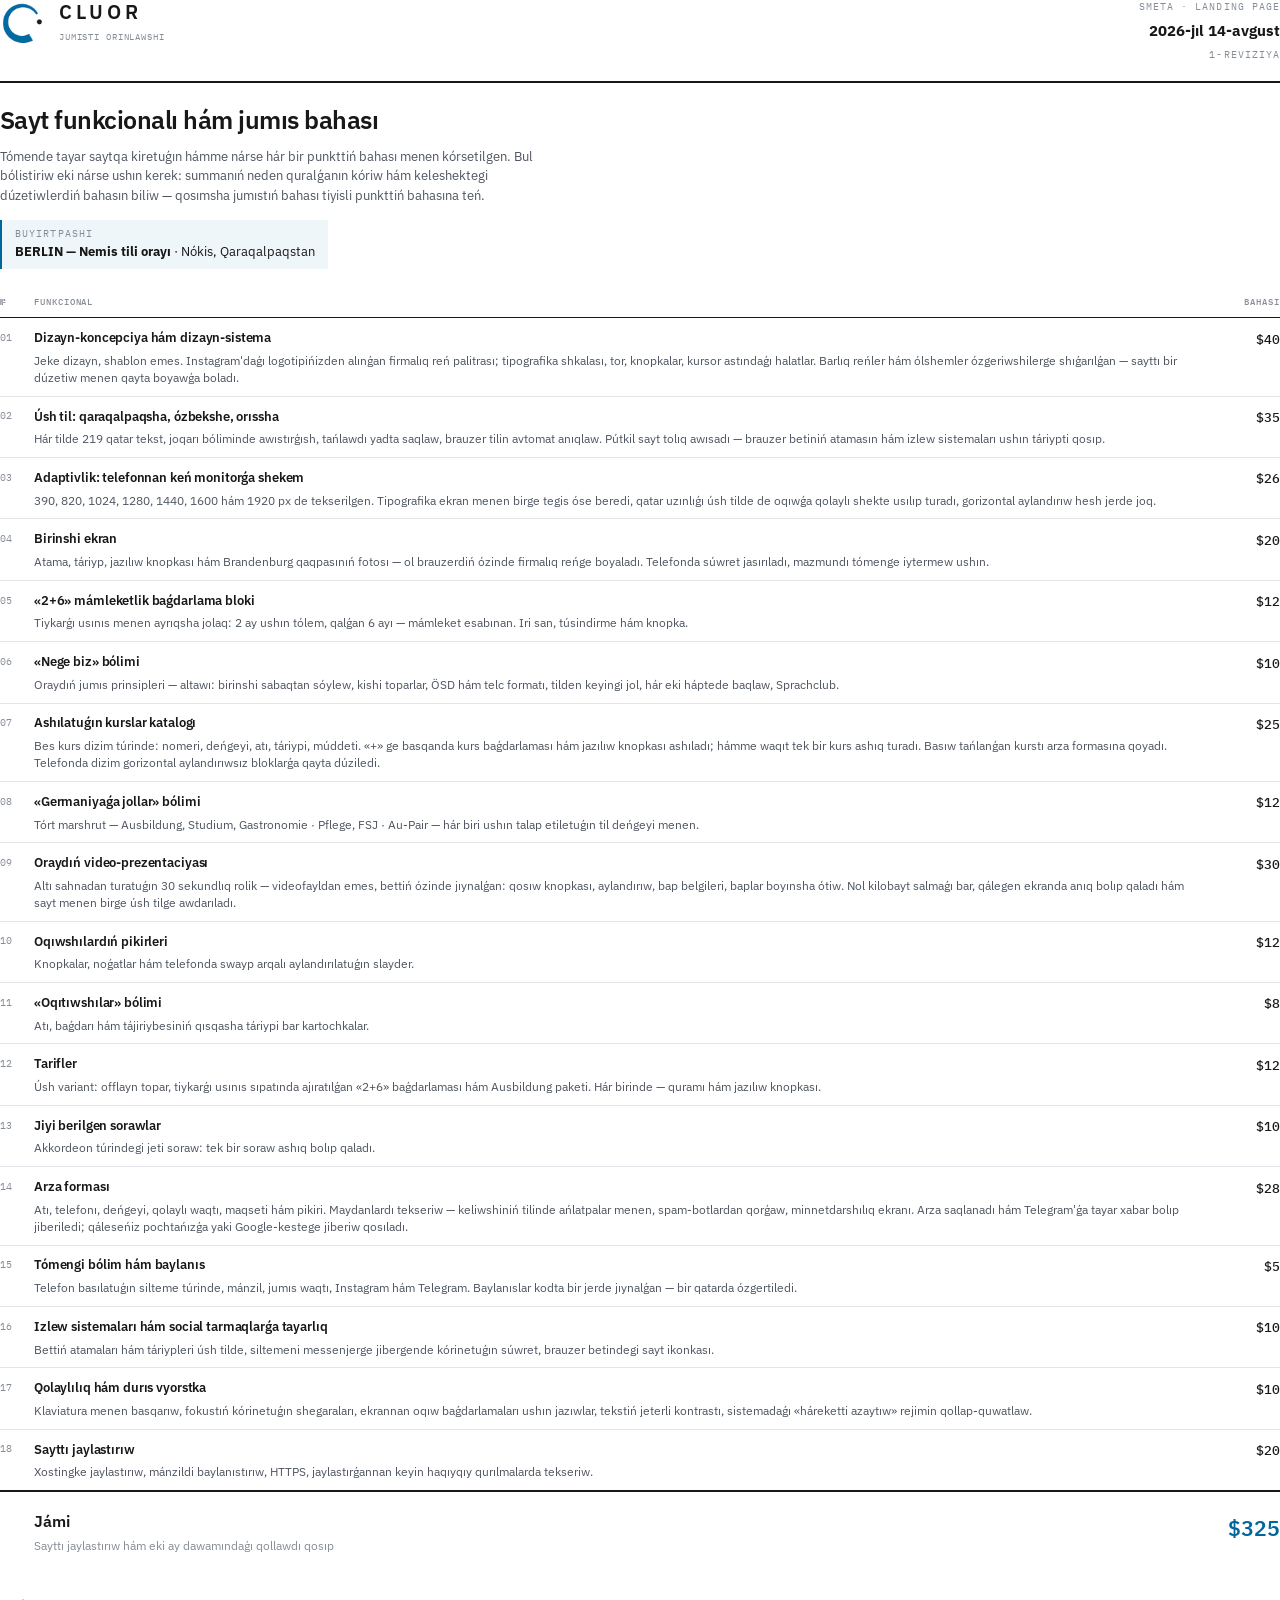
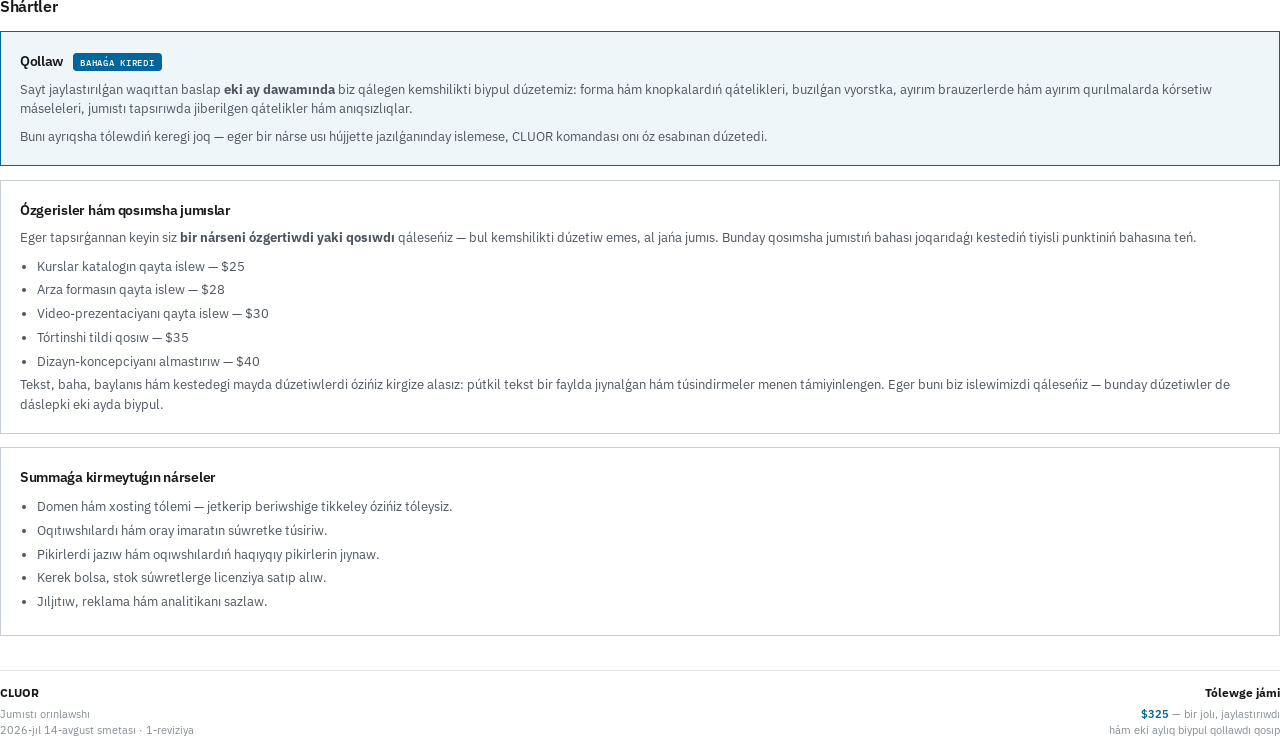
<file: docs/scope-kaa.html>
<!DOCTYPE html>
<html lang="kaa">
<head>
<meta charset="UTF-8">
<title>CLUOR — sayt funkcionalı hám bahası · BERLIN, Nókis</title>
<link href="https://fonts.googleapis.com/css2?family=IBM+Plex+Sans:wght@400;500;600;700&family=IBM+Plex+Mono:wght@400;500;600&display=swap" rel="stylesheet">
<link rel="stylesheet" href="scope.css">
</head>
<body>

<header class="head">
  <div class="brand">
    <img src="cluor-mark-blue-1024.png" alt="CLUOR">
    <div>
      <b>CLUOR</b>
      <i>Jumıstı orınlawshı</i>
    </div>
  </div>
  <div class="head__meta">
    <span class="mono">Smeta · Landing page</span>
    <b>2026-jıl 14-avgust</b>
    <span class="mono" style="margin-top:1.5mm">1-reviziya</span>
  </div>
</header>

<section class="lede">
  <h1>Sayt funkcionalı hám jumıs bahası</h1>
  <p>
    Tómende tayar saytqa kiretuǵın hámme nárse hár bir punkttiń bahası menen
    kórsetilgen. Bul bólistiriw eki nárse ushın kerek: summanıń neden
    quralǵanın kóriw hám keleshektegi dúzetiwlerdiń bahasın biliw — qosımsha
    jumıstıń bahası tiyisli punkttiń bahasına teń.
  </p>
  <div class="client">
    <span class="mono">Buyırtpashı</span>
    <span><b>BERLIN — Nemis tili orayı</b> · Nókis, Qaraqalpaqstan</span>
  </div>
</section>

<table>
  <thead>
    <tr>
      <th class="num">№</th>
      <th>Funkcional</th>
      <th class="price">Bahası</th>
    </tr>
  </thead>
  <tbody>
    <tr>
      <td class="num">01</td>
      <td class="feat">
        <b>Dizayn-koncepciya hám dizayn-sistema</b>
        <span>Jeke dizayn, shablon emes. Instagram'daǵı logotipińizden alınǵan firmalıq
        reń palitrası; tipografika shkalası, tor, knopkalar, kursor astındaǵı halatlar.
        Barlıq reńler hám ólshemler ózgeriwshilerge shıǵarılǵan — sayttı bir dúzetiw
        menen qayta boyawǵa boladı.</span>
      </td>
      <td class="price">$40</td>
    </tr>
    <tr>
      <td class="num">02</td>
      <td class="feat">
        <b>Úsh til: qaraqalpaqsha, ózbekshe, orıssha</b>
        <span>Hár tilde 219 qatar tekst, joqarı bóliminde awıstırǵısh, tańlawdı yadta
        saqlaw, brauzer tilin avtomat anıqlaw. Pútkil sayt tolıq awısadı — brauzer
        betiniń atamasın hám izlew sistemaları ushın táriypti qosıp.</span>
      </td>
      <td class="price">$35</td>
    </tr>
    <tr>
      <td class="num">03</td>
      <td class="feat">
        <b>Adaptivlik: telefonnan keń monitorǵa shekem</b>
        <span>390, 820, 1024, 1280, 1440, 1600 hám 1920 px de tekserilgen. Tipografika
        ekran menen birge tegis óse beredi, qatar uzınlıǵı úsh tilde de oqıwǵa qolaylı
        shekte usılıp turadı, gorizontal aylandırıw hesh jerde joq.</span>
      </td>
      <td class="price">$26</td>
    </tr>
    <tr>
      <td class="num">04</td>
      <td class="feat">
        <b>Birinshi ekran</b>
        <span>Atama, táriyp, jazılıw knopkası hám Brandenburg qaqpasınıń fotosı — ol
        brauzerdiń ózinde firmalıq reńge boyaladı. Telefonda súwret jasırıladı,
        mazmundı tómenge iytermew ushın.</span>
      </td>
      <td class="price">$20</td>
    </tr>
    <tr>
      <td class="num">05</td>
      <td class="feat">
        <b>«2+6» mámleketlik baǵdarlama bloki</b>
        <span>Tiykarǵı usınıs menen ayrıqsha jolaq: 2 ay ushın tólem, qalǵan 6 ayı —
        mámleket esabınan. Iri san, túsindirme hám knopka.</span>
      </td>
      <td class="price">$12</td>
    </tr>
    <tr>
      <td class="num">06</td>
      <td class="feat">
        <b>«Nege biz» bólimi</b>
        <span>Oraydıń jumıs prinsipleri — altawı: birinshi sabaqtan sóylew, kishi
        toparlar, ÖSD hám telc formatı, tilden keyingi jol, hár eki háptede baqlaw,
        Sprachclub.</span>
      </td>
      <td class="price">$10</td>
    </tr>
    <tr>
      <td class="num">07</td>
      <td class="feat">
        <b>Ashılatuǵın kurslar katalogı</b>
        <span>Bes kurs dizim túrinde: nomeri, deńgeyi, atı, táriypi, múddeti. «+» ge
        basqanda kurs baǵdarlaması hám jazılıw knopkası ashıladı; hámme waqıt tek
        bir kurs ashıq turadı. Basıw tańlanǵan kurstı arza formasına qoyadı. Telefonda
        dizim gorizontal aylandırıwsız bloklarǵa qayta dúziledi.</span>
      </td>
      <td class="price">$25</td>
    </tr>
    <tr>
      <td class="num">08</td>
      <td class="feat">
        <b>«Germaniyaǵa jollar» bólimi</b>
        <span>Tórt marshrut — Ausbildung, Studium, Gastronomie · Pflege, FSJ · Au-Pair —
        hár biri ushın talap etiletuǵın til deńgeyi menen.</span>
      </td>
      <td class="price">$12</td>
    </tr>
    <tr>
      <td class="num">09</td>
      <td class="feat">
        <b>Oraydıń video-prezentaciyası</b>
        <span>Altı sahnadan turatuǵın 30 sekundlıq rolik — videofayldan emes, bettiń
        ózinde jıynalǵan: qosıw knopkası, aylandırıw, bap belgileri, baplar boyınsha
        ótiw. Nol kilobayt salmaǵı bar, qálegen ekranda anıq bolıp qaladı hám sayt
        menen birge úsh tilge awdarıladı.</span>
      </td>
      <td class="price">$30</td>
    </tr>
    <tr>
      <td class="num">10</td>
      <td class="feat">
        <b>Oqıwshılardıń pikirleri</b>
        <span>Knopkalar, noǵatlar hám telefonda swayp arqalı aylandırılatuǵın slayder.</span>
      </td>
      <td class="price">$12</td>
    </tr>
    <tr>
      <td class="num">11</td>
      <td class="feat">
        <b>«Oqıtıwshılar» bólimi</b>
        <span>Atı, baǵdarı hám tájiriybesiniń qısqasha táriypi bar kartochkalar.</span>
      </td>
      <td class="price">$8</td>
    </tr>
    <tr>
      <td class="num">12</td>
      <td class="feat">
        <b>Tarifler</b>
        <span>Úsh variant: offlayn topar, tiykarǵı usınıs sıpatında ajıratılǵan «2+6»
        baǵdarlaması hám Ausbildung paketi. Hár birinde — quramı hám jazılıw knopkası.</span>
      </td>
      <td class="price">$12</td>
    </tr>
    <tr>
      <td class="num">13</td>
      <td class="feat">
        <b>Jiyi berilgen sorawlar</b>
        <span>Akkordeon túrindegi jeti soraw: tek bir soraw ashıq bolıp qaladı.</span>
      </td>
      <td class="price">$10</td>
    </tr>
    <tr>
      <td class="num">14</td>
      <td class="feat">
        <b>Arza forması</b>
        <span>Atı, telefonı, deńgeyi, qolaylı waqtı, maqseti hám pikiri. Maydanlardı
        tekseriw — keliwshiniń tilinde ańlatpalar menen, spam-botlardan qorǵaw,
        minnetdarshılıq ekranı. Arza saqlanadı hám Telegram'ǵa tayar xabar bolıp
        jiberiledi; qáleseńiz pochtańızǵa yaki Google-kestege jiberiw qosıladı.</span>
      </td>
      <td class="price">$28</td>
    </tr>
    <tr>
      <td class="num">15</td>
      <td class="feat">
        <b>Tómengi bólim hám baylanıs</b>
        <span>Telefon basılatuǵın silteme túrinde, mánzil, jumıs waqtı, Instagram hám
        Telegram. Baylanıslar kodta bir jerde jıynalǵan — bir qatarda ózgertiledi.</span>
      </td>
      <td class="price">$5</td>
    </tr>
    <tr>
      <td class="num">16</td>
      <td class="feat">
        <b>Izlew sistemaları hám social tarmaqlarǵa tayarlıq</b>
        <span>Bettiń atamaları hám táriypleri úsh tilde, siltemeni messenjerge
        jibergende kórinetuǵın súwret, brauzer betindegi sayt ikonkası.</span>
      </td>
      <td class="price">$10</td>
    </tr>
    <tr>
      <td class="num">17</td>
      <td class="feat">
        <b>Qolaylılıq hám durıs vyorstka</b>
        <span>Klaviatura menen basqarıw, fokustıń kórinetuǵın shegaraları, ekrannan
        oqıw baǵdarlamaları ushın jazıwlar, tekstiń jeterli kontrastı, sistemadaǵı
        «háreketti azaytıw» rejimin qollap-quwatlaw.</span>
      </td>
      <td class="price">$10</td>
    </tr>
    <tr>
      <td class="num">18</td>
      <td class="feat">
        <b>Sayttı jaylastırıw</b>
        <span>Xostingke jaylastırıw, mánzildi baylanıstırıw, HTTPS, jaylastırǵannan
        keyin haqıyqıy qurılmalarda tekseriw.</span>
      </td>
      <td class="price">$20</td>
    </tr>

    <tr class="total">
      <td class="num"></td>
      <td class="feat">
        <b>Jámi</b>
        <span>Sayttı jaylastırıw hám eki ay dawamındaǵı qollawdı qosıp</span>
      </td>
      <td class="price">$325</td>
    </tr>
  </tbody>
</table>

<section class="terms">
  <h2>Shártler</h2>

  <div class="card card--on">
    <h3>Qollaw<span class="tag">bahaǵa kiredi</span></h3>
    <p>
      Sayt jaylastırılǵan waqıttan baslap <b>eki ay dawamında</b> biz qálegen
      kemshilikti biypul dúzetemiz: forma hám knopkalardıń qátelikleri, buzılǵan
      vyorstka, ayırım brauzerlerde hám ayırım qurılmalarda kórsetiw máseleleri,
      jumıstı tapsırıwda jiberilgen qátelikler hám anıqsızlıqlar.
    </p>
    <p>
      Bunı ayrıqsha tólewdiń keregi joq — eger bir nárse usı hújjette
      jazılǵanınday islemese, CLUOR komandası onı óz esabınan dúzetedi.
    </p>
  </div>

  <div class="card">
    <h3>Ózgerisler hám qosımsha jumıslar</h3>
    <p>
      Eger tapsırǵannan keyin siz <b>bir nárseni ózgertiwdi yaki qosıwdı</b>
      qáleseńiz — bul kemshilikti dúzetiw emes, al jańa jumıs. Bunday qosımsha
      jumıstıń bahası joqarıdaǵı kestediń tiyisli punktiniń bahasına teń.
    </p>
    <ul>
      <li>Kurslar katalogın qayta islew — $25</li>
      <li>Arza formasın qayta islew — $28</li>
      <li>Video-prezentaciyanı qayta islew — $30</li>
      <li>Tórtinshi tildi qosıw — $35</li>
      <li>Dizayn-koncepciyanı almastırıw — $40</li>
    </ul>
    <p>
      Tekst, baha, baylanıs hám kestedegi mayda dúzetiwlerdi ózińiz kirgize
      alasız: pútkil tekst bir faylda jıynalǵan hám túsindirmeler menen
      támiyinlengen. Eger bunı biz islewimizdi qáleseńiz — bunday dúzetiwler de
      dáslepki eki ayda biypul.
    </p>
  </div>

  <div class="card">
    <h3>Summaǵa kirmeytuǵın nárseler</h3>
    <ul>
      <li>Domen hám xosting tólemi — jetkerip beriwshige tikkeley ózińiz tóleysiz.</li>
      <li>Oqıtıwshılardı hám oray imaratın súwretke túsiriw.</li>
      <li>Pikirlerdi jazıw hám oqıwshılardıń haqıyqıy pikirlerin jıynaw.</li>
      <li>Kerek bolsa, stok súwretlerge licenziya satıp alıw.</li>
      <li>Jıljıtıw, reklama hám analitikanı sazlaw.</li>
    </ul>
  </div>
</section>

<div class="foot">
  <div>
    <b>CLUOR</b>
    Jumıstı orınlawshı<br>
    2026-jıl 14-avgust smetası · 1-reviziya
  </div>
  <div style="text-align:right">
    <b>Tólewge jámi</b>
    <span class="sum">$325</span> — bir jolı, jaylastırıwdı<br>
    hám eki aylıq biypul qollawdı qosıp
  </div>
</div>

</body>
</html>
</file>
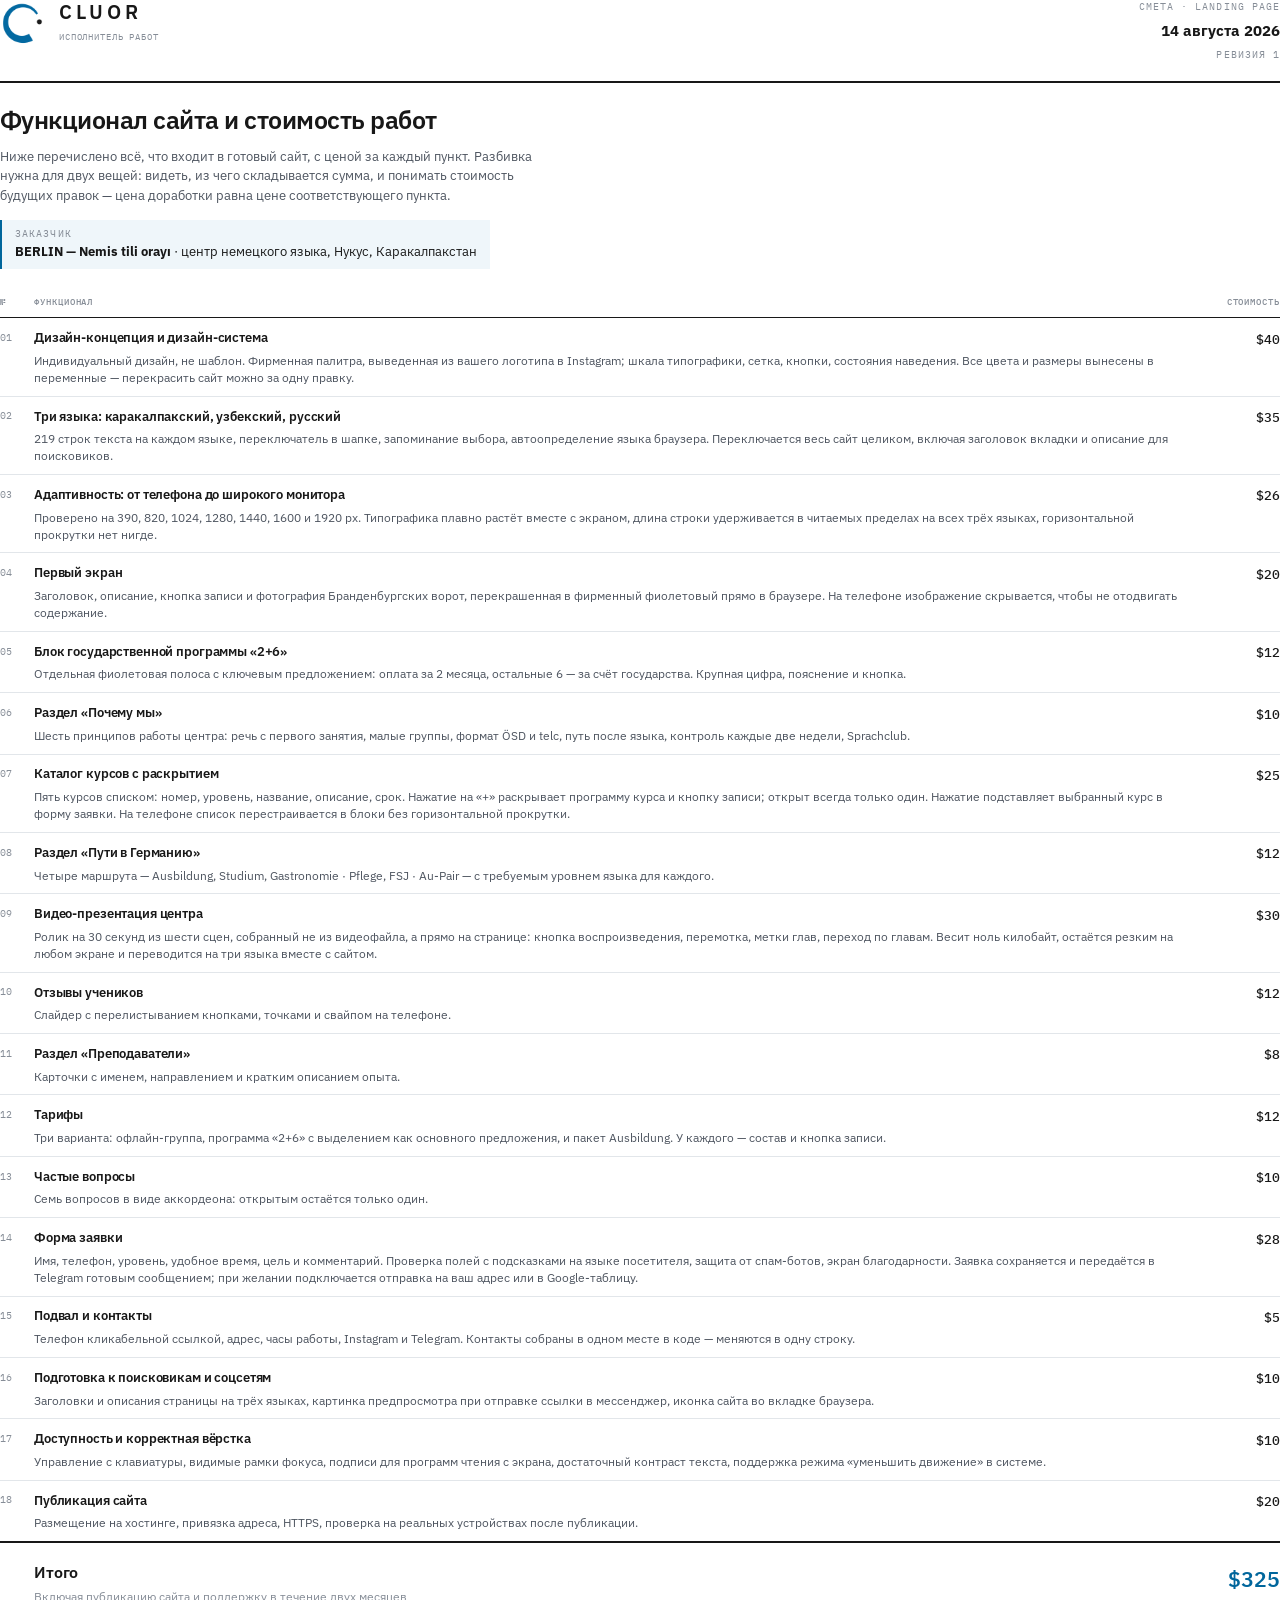
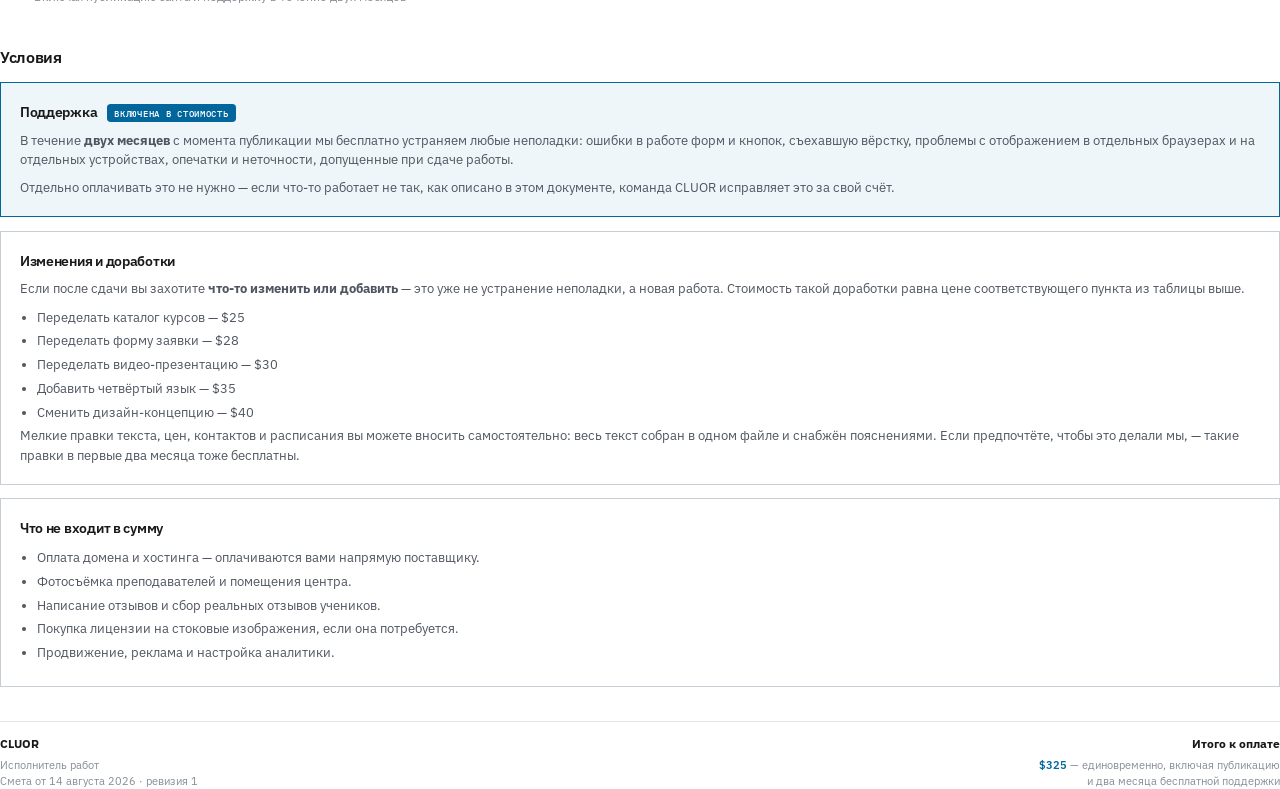
<file: docs/scope.html>
<!DOCTYPE html>
<html lang="ru">
<head>
<meta charset="UTF-8">
<title>CLUOR — функционал сайта и стоимость · BERLIN, Нукус</title>
<link href="https://fonts.googleapis.com/css2?family=IBM+Plex+Sans:wght@400;500;600;700&family=IBM+Plex+Mono:wght@400;500;600&display=swap" rel="stylesheet">
<link rel="stylesheet" href="scope.css">
</head>
<body>

<header class="head">
  <div class="brand">
    <img src="cluor-mark-blue-1024.png" alt="CLUOR">
    <div>
      <b>CLUOR</b>
      <i>Исполнитель работ</i>
    </div>
  </div>
  <div class="head__meta">
    <span class="mono">Смета · Landing page</span>
    <b>14 августа 2026</b>
    <span class="mono" style="margin-top:1.5mm">Ревизия 1</span>
  </div>
</header>

<section class="lede">
  <h1>Функционал сайта и стоимость работ</h1>
  <p>
    Ниже перечислено всё, что входит в готовый сайт, с ценой за каждый пункт.
    Разбивка нужна для двух вещей: видеть, из чего складывается сумма, и понимать
    стоимость будущих правок — цена доработки равна цене соответствующего пункта.
  </p>
  <div class="client">
    <span class="mono">Заказчик</span>
    <span><b>BERLIN — Nemis tili orayı</b> · центр немецкого языка, Нукус, Каракалпакстан</span>
  </div>
</section>

<table>
  <thead>
    <tr>
      <th class="num">№</th>
      <th>Функционал</th>
      <th class="price">Стоимость</th>
    </tr>
  </thead>
  <tbody>
    <tr>
      <td class="num">01</td>
      <td class="feat">
        <b>Дизайн-концепция и дизайн-система</b>
        <span>Индивидуальный дизайн, не шаблон. Фирменная палитра, выведенная из вашего
        логотипа в Instagram; шкала типографики, сетка, кнопки, состояния наведения.
        Все цвета и размеры вынесены в переменные — перекрасить сайт можно за одну правку.</span>
      </td>
      <td class="price">$40</td>
    </tr>
    <tr>
      <td class="num">02</td>
      <td class="feat">
        <b>Три языка: каракалпакский, узбекский, русский</b>
        <span>219 строк текста на каждом языке, переключатель в шапке, запоминание выбора,
        автоопределение языка браузера. Переключается весь сайт целиком, включая заголовок
        вкладки и описание для поисковиков.</span>
      </td>
      <td class="price">$35</td>
    </tr>
    <tr>
      <td class="num">03</td>
      <td class="feat">
        <b>Адаптивность: от телефона до широкого монитора</b>
        <span>Проверено на 390, 820, 1024, 1280, 1440, 1600 и 1920 px. Типографика плавно
        растёт вместе с экраном, длина строки удерживается в читаемых пределах на всех
        трёх языках, горизонтальной прокрутки нет нигде.</span>
      </td>
      <td class="price">$26</td>
    </tr>
    <tr>
      <td class="num">04</td>
      <td class="feat">
        <b>Первый экран</b>
        <span>Заголовок, описание, кнопка записи и фотография Бранденбургских ворот,
        перекрашенная в фирменный фиолетовый прямо в браузере. На телефоне изображение
        скрывается, чтобы не отодвигать содержание.</span>
      </td>
      <td class="price">$20</td>
    </tr>
    <tr>
      <td class="num">05</td>
      <td class="feat">
        <b>Блок государственной программы «2+6»</b>
        <span>Отдельная фиолетовая полоса с ключевым предложением: оплата за 2 месяца,
        остальные 6 — за счёт государства. Крупная цифра, пояснение и кнопка.</span>
      </td>
      <td class="price">$12</td>
    </tr>
    <tr>
      <td class="num">06</td>
      <td class="feat">
        <b>Раздел «Почему мы»</b>
        <span>Шесть принципов работы центра: речь с первого занятия, малые группы,
        формат ÖSD и telc, путь после языка, контроль каждые две недели, Sprachclub.</span>
      </td>
      <td class="price">$10</td>
    </tr>
    <tr>
      <td class="num">07</td>
      <td class="feat">
        <b>Каталог курсов с раскрытием</b>
        <span>Пять курсов списком: номер, уровень, название, описание, срок. Нажатие на «+»
        раскрывает программу курса и кнопку записи; открыт всегда только один. Нажатие
        подставляет выбранный курс в форму заявки. На телефоне список перестраивается
        в блоки без горизонтальной прокрутки.</span>
      </td>
      <td class="price">$25</td>
    </tr>
    <tr>
      <td class="num">08</td>
      <td class="feat">
        <b>Раздел «Пути в Германию»</b>
        <span>Четыре маршрута — Ausbildung, Studium, Gastronomie · Pflege, FSJ · Au-Pair —
        с требуемым уровнем языка для каждого.</span>
      </td>
      <td class="price">$12</td>
    </tr>
    <tr>
      <td class="num">09</td>
      <td class="feat">
        <b>Видео-презентация центра</b>
        <span>Ролик на 30 секунд из шести сцен, собранный не из видеофайла, а прямо
        на странице: кнопка воспроизведения, перемотка, метки глав, переход по главам.
        Весит ноль килобайт, остаётся резким на любом экране и переводится
        на три языка вместе с сайтом.</span>
      </td>
      <td class="price">$30</td>
    </tr>
    <tr>
      <td class="num">10</td>
      <td class="feat">
        <b>Отзывы учеников</b>
        <span>Слайдер с перелистыванием кнопками, точками и свайпом на телефоне.</span>
      </td>
      <td class="price">$12</td>
    </tr>
    <tr>
      <td class="num">11</td>
      <td class="feat">
        <b>Раздел «Преподаватели»</b>
        <span>Карточки с именем, направлением и кратким описанием опыта.</span>
      </td>
      <td class="price">$8</td>
    </tr>
    <tr>
      <td class="num">12</td>
      <td class="feat">
        <b>Тарифы</b>
        <span>Три варианта: офлайн-группа, программа «2+6» с выделением как основного
        предложения, и пакет Ausbildung. У каждого — состав и кнопка записи.</span>
      </td>
      <td class="price">$12</td>
    </tr>
    <tr>
      <td class="num">13</td>
      <td class="feat">
        <b>Частые вопросы</b>
        <span>Семь вопросов в виде аккордеона: открытым остаётся только один.</span>
      </td>
      <td class="price">$10</td>
    </tr>
    <tr>
      <td class="num">14</td>
      <td class="feat">
        <b>Форма заявки</b>
        <span>Имя, телефон, уровень, удобное время, цель и комментарий. Проверка полей
        с подсказками на языке посетителя, защита от спам-ботов, экран благодарности.
        Заявка сохраняется и передаётся в Telegram готовым сообщением; при желании
        подключается отправка на ваш адрес или в Google-таблицу.</span>
      </td>
      <td class="price">$28</td>
    </tr>
    <tr>
      <td class="num">15</td>
      <td class="feat">
        <b>Подвал и контакты</b>
        <span>Телефон кликабельной ссылкой, адрес, часы работы, Instagram и Telegram.
        Контакты собраны в одном месте в коде — меняются в одну строку.</span>
      </td>
      <td class="price">$5</td>
    </tr>
    <tr>
      <td class="num">16</td>
      <td class="feat">
        <b>Подготовка к поисковикам и соцсетям</b>
        <span>Заголовки и описания страницы на трёх языках, картинка предпросмотра
        при отправке ссылки в мессенджер, иконка сайта во вкладке браузера.</span>
      </td>
      <td class="price">$10</td>
    </tr>
    <tr>
      <td class="num">17</td>
      <td class="feat">
        <b>Доступность и корректная вёрстка</b>
        <span>Управление с клавиатуры, видимые рамки фокуса, подписи для программ
        чтения с экрана, достаточный контраст текста, поддержка режима
        «уменьшить движение» в системе.</span>
      </td>
      <td class="price">$10</td>
    </tr>
    <tr>
      <td class="num">18</td>
      <td class="feat">
        <b>Публикация сайта</b>
        <span>Размещение на хостинге, привязка адреса, HTTPS, проверка на реальных
        устройствах после публикации.</span>
      </td>
      <td class="price">$20</td>
    </tr>

    <tr class="total">
      <td class="num"></td>
      <td class="feat">
        <b>Итого</b>
        <span>Включая публикацию сайта и поддержку в течение двух месяцев</span>
      </td>
      <td class="price">$325</td>
    </tr>
  </tbody>
</table>

<section class="terms">
  <h2>Условия</h2>

  <div class="card card--on">
    <h3>Поддержка<span class="tag">включена в стоимость</span></h3>
    <p>
      В течение <b>двух месяцев</b> с момента публикации мы бесплатно устраняем любые
      неполадки: ошибки в работе форм и кнопок, съехавшую вёрстку, проблемы
      с отображением в отдельных браузерах и на отдельных устройствах, опечатки
      и неточности, допущенные при сдаче работы.
    </p>
    <p>
      Отдельно оплачивать это не нужно — если что-то работает не так, как описано
      в этом документе, команда CLUOR исправляет это за свой счёт.
    </p>
  </div>

  <div class="card">
    <h3>Изменения и доработки</h3>
    <p>
      Если после сдачи вы захотите <b>что-то изменить или добавить</b> — это уже
      не устранение неполадки, а новая работа. Стоимость такой доработки равна цене
      соответствующего пункта из таблицы выше.
    </p>
    <ul>
      <li>Переделать каталог курсов — $25</li>
      <li>Переделать форму заявки — $28</li>
      <li>Переделать видео-презентацию — $30</li>
      <li>Добавить четвёртый язык — $35</li>
      <li>Сменить дизайн-концепцию — $40</li>
    </ul>
    <p>
      Мелкие правки текста, цен, контактов и расписания вы можете вносить
      самостоятельно: весь текст собран в одном файле и снабжён пояснениями.
      Если предпочтёте, чтобы это делали мы, — такие правки в первые два месяца
      тоже бесплатны.
    </p>
  </div>

  <div class="card">
    <h3>Что не входит в сумму</h3>
    <ul>
      <li>Оплата домена и хостинга — оплачиваются вами напрямую поставщику.</li>
      <li>Фотосъёмка преподавателей и помещения центра.</li>
      <li>Написание отзывов и сбор реальных отзывов учеников.</li>
      <li>Покупка лицензии на стоковые изображения, если она потребуется.</li>
      <li>Продвижение, реклама и настройка аналитики.</li>
    </ul>
  </div>
</section>

<div class="foot">
  <div>
    <b>CLUOR</b>
    Исполнитель работ<br>
    Смета от 14 августа 2026 · ревизия 1
  </div>
  <div style="text-align:right">
    <b>Итого к оплате</b>
    <span class="sum">$325</span> — единовременно, включая публикацию<br>
    и два месяца бесплатной поддержки
  </div>
</div>

</body>
</html>
</file>
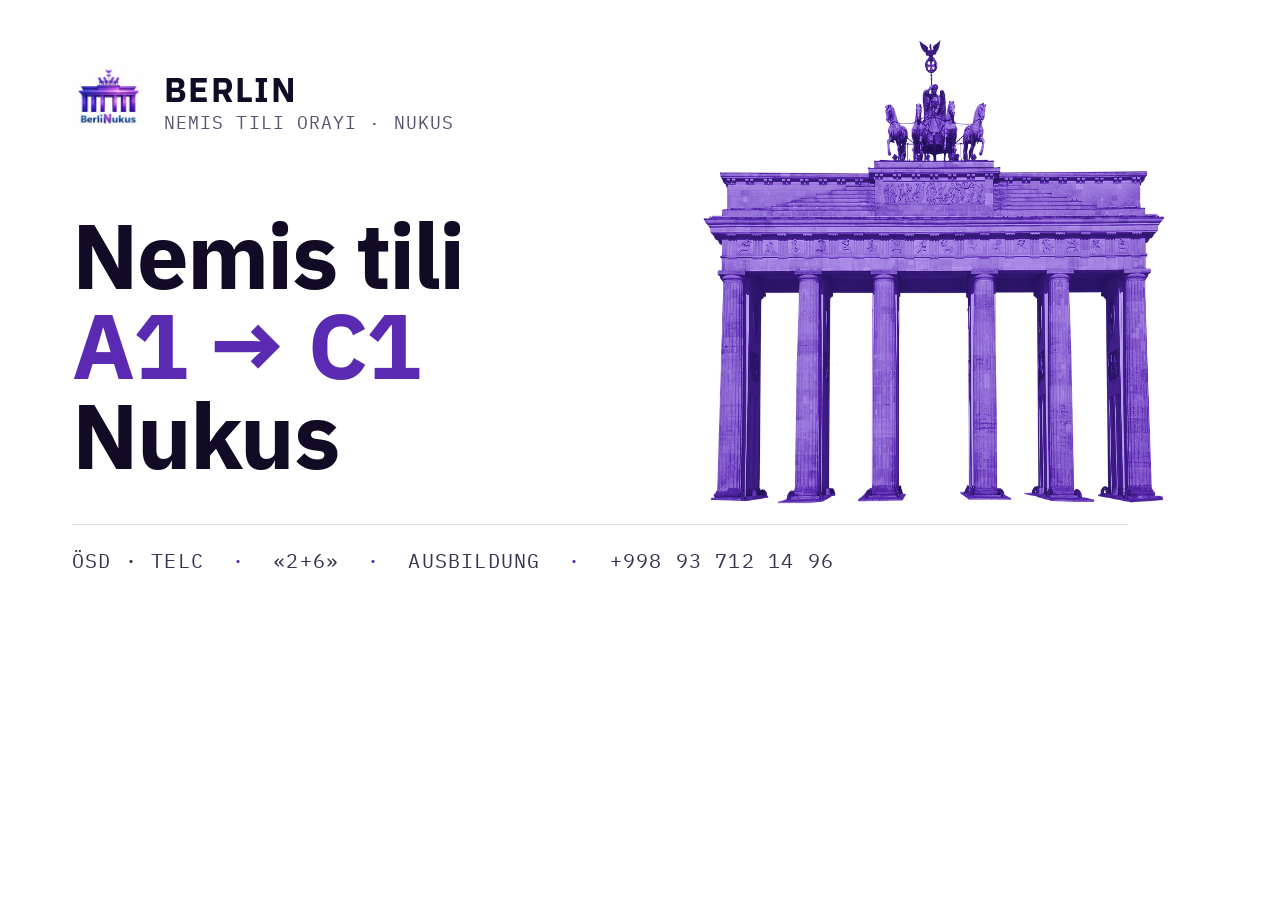
<file: tools/og.html>
<!DOCTYPE html>
<!-- Source of assets/og.png (the 1200×630 link-preview image).
     Re-render with headless Chrome:
       chrome --headless=new --window-size=1200,630 --virtual-time-budget=6000
              --screenshot=assets/og.png tools/og.html -->
<html lang="kaa">
<head>
<meta charset="UTF-8">
<link href="https://fonts.googleapis.com/css2?family=IBM+Plex+Sans:wght@500;700&family=IBM+Plex+Mono:wght@500&display=block" rel="stylesheet">
<style>
  html, body { margin: 0; width: 1200px; height: 630px; overflow: hidden; background: #fff; }
  body { font-family: 'IBM Plex Sans', sans-serif; color: #120B26; position: relative; }
  .mono { font-family: 'IBM Plex Mono', monospace; letter-spacing: .06em; text-transform: uppercase; }
  .top { position: absolute; left: 72px; top: 64px; display: flex; align-items: center; gap: 20px; }
  .top img { width: 72px; height: 72px; border-radius: 4px; }
  .top b { display: block; font-size: 34px; letter-spacing: .04em; }
  .top i { display: block; font-style: normal; font-size: 18px; color: #5a5470; }
  h1 { position: absolute; left: 72px; top: 210px; margin: 0; font-size: 92px; line-height: .98; font-weight: 700; letter-spacing: -.02em; }
  h1 em { font-style: normal; color: #5B2AB2; }
  .bot { position: absolute; left: 72px; right: 72px; bottom: 56px; display: flex; white-space: nowrap; gap: 28px; font-size: 20px;
         border-top: 1px solid #ddd8e6; padding-top: 22px; color: #3a3450; }
  .bot span + span::before { content: '·'; margin-right: 28px; color: #5B2AB2; }
  .gate { position: absolute; right: 30px; top: 36px; width: 470px; height: 470px; filter: url(#duotone); }
</style>
</head>
<body>
<svg width="0" height="0" style="position:absolute"><filter id="duotone" color-interpolation-filters="sRGB">
  <feColorMatrix type="matrix" values="0.2126 0.7152 0.0722 0 0 0.2126 0.7152 0.0722 0 0 0.2126 0.7152 0.0722 0 0 0 0 0 1 0"/>
  <feComponentTransfer>
    <feFuncR type="table" tableValues="0.118 0.357 0.741"/>
    <feFuncG type="table" tableValues="0.059 0.165 0.639"/>
    <feFuncB type="table" tableValues="0.322 0.698 0.949"/>
  </feComponentTransfer>
</filter></svg>
<img class="gate" src="../assets/brandenburg.png" alt="">
<div class="top">
  <img src="../assets/avatar.jpg" alt="">
  <span><b>BERLIN</b><i class="mono">Nemis tili orayı · Nukus</i></span>
</div>
<h1>Nemis tili<br><em>A1 → C1</em><br>Nukus</h1>
<div class="bot mono"><span>ÖSD · telc</span><span>«2+6»</span><span>Ausbildung</span><span>+998 93 712 14 96</span></div>
</body>
</html>
</file>
<file: css/tokens.css>
/* ═══════════════════════════════════════════════════════════
   BERLIN · Nókis — tokens
   Swiss-editorial on paper. Palette sampled from the brand's
   own Instagram avatar (#5B2AB2 core violet, #E4D8FC tint).
   ═══════════════════════════════════════════════════════════ */

:root {
  /* ── Paper ────────────────────────────────────────────── */
  --paper:      #FFFFFF;
  --paper-2:    #F7F5FC;   /* violet-tinted second surface */
  --paper-3:    #F1EDFA;
  --rule:       #E4E0EE;
  --rule-2:     #CFC8E2;

  /* ── Ink ──────────────────────────────────────────────── */
  --ink:        #14111F;
  --ink-2:      #55506B;
  --ink-3:      #8A8499;

  /* ── Brand violet (from the avatar) ───────────────────── */
  --violet:      #5B2AB2;
  --violet-deep: #3A1A86;
  --violet-dark: #241463;
  --violet-lift: #7947C0;
  --violet-tint: #E4D8FC;
  --violet-wash: #F5F1FE;

  /* ── Inverted surfaces ────────────────────────────────── */
  --night:      #120B26;
  --night-2:    #1D1140;

  --accent:     var(--violet);
  --ring:       var(--violet);

  /* ── Type ─────────────────────────────────────────────── */
  --f-sans: "IBM Plex Sans", "Noto Sans", system-ui, -apple-system, "Segoe UI", sans-serif;
  --f-mono: "IBM Plex Mono", "Noto Sans Mono", ui-monospace, "Cascadia Mono", Consolas, monospace;

  /* Fluid up to ~1920 so large screens get a proportionally larger page
     instead of a 1280 layout floating in empty margins. */
  --t-2xs:  clamp(.6875rem, .66rem + .1vw, .78rem);
  --t-xs:   clamp(.75rem,   .72rem + .12vw, .875rem);
  --t-sm:   clamp(.8125rem, .78rem + .15vw, .9375rem);
  --t-base: clamp(.9375rem, .89rem + .2vw,  1.125rem);
  --t-lg:   clamp(1.0625rem, .98rem + .32vw, 1.375rem);
  --t-xl:   clamp(1.25rem,  1.08rem + .62vw, 1.75rem);
  --t-2xl:  clamp(1.5rem,   1.1rem + 1.25vw, 2.375rem);
  --t-3xl:  clamp(1.85rem,  1rem + 2.19vw,   3.625rem);
  --t-4xl:  clamp(2.25rem,  1.4rem + 2.9vw,  4.5rem);
  --t-hero: clamp(2.6rem,   2rem + 3.75vw,   6.5rem);

  /* ── Space ────────────────────────────────────────────── */
  --sect-y: clamp(3.5rem, 2.4rem + 4.4vw, 6.5rem);
  --gutter: clamp(1.15rem, .5rem + 2.6vw, 3.5rem);
  --maxw:   1520px;

  /* ── Radius — deliberately small; this is print, not glass */
  --r-sm: 2px;
  --r:    3px;
  --r-lg: 4px;

  /* ── Motion ───────────────────────────────────────────── */
  --e-out: cubic-bezier(.22, 1, .36, 1);
  --e-io:  cubic-bezier(.65, 0, .35, 1);
  --d-fast: 140ms;
  --d: 220ms;
  --d-slow: 380ms;

  --hdr-h: 64px;
}

/* ═══════════════ RESET ═══════════════ */
*, *::before, *::after { box-sizing: border-box; }
* { margin: 0; }

html {
  -webkit-text-size-adjust: 100%;
  scroll-behavior: smooth;
  scroll-padding-top: calc(var(--hdr-h) + 20px);
}

body {
  background: var(--paper);
  color: var(--ink);
  font-family: var(--f-sans);
  font-size: var(--t-base);
  line-height: 1.6;
  font-weight: 400;
  -webkit-font-smoothing: antialiased;
  -moz-osx-font-smoothing: grayscale;
  overflow-x: hidden;
  font-feature-settings: "kern" 1;
}

img, svg, video { display: block; max-width: 100%; }
button, input, select, textarea { font: inherit; color: inherit; }
button { background: none; border: 0; cursor: pointer; }
a { color: inherit; text-decoration: none; }
ul, ol { list-style: none; padding: 0; }
table { border-collapse: collapse; width: 100%; }
summary::-webkit-details-marker { display: none; }
::selection { background: var(--violet); color: #fff; }

/* ═══════════════ TYPE ═══════════════ */
h1, h2, h3, h4 {
  font-family: var(--f-sans);
  font-weight: 600;
  line-height: 1.06;
  letter-spacing: -.03em;
  text-wrap: balance;
}
h3 { line-height: 1.22; letter-spacing: -.018em; }
p { text-wrap: pretty; }

/* Mono label — the workhorse of this design */
.mono {
  font-family: var(--f-mono);
  font-size: var(--t-2xs);
  font-weight: 500;
  letter-spacing: .13em;
  text-transform: uppercase;
  color: var(--ink-3);
  font-feature-settings: "zero" 1;
}
.mono--violet { color: var(--violet); }
.num-mono { font-family: var(--f-mono); font-variant-numeric: tabular-nums; }

/* ═══════════════ FOCUS / A11Y ═══════════════ */
:focus-visible {
  outline: 2px solid var(--violet);
  outline-offset: 2px;
}
:focus:not(:focus-visible) { outline: none; }

.skip-link {
  position: fixed;
  top: -100px; left: 50%;
  transform: translateX(-50%);
  z-index: 999;
  background: var(--violet);
  color: #fff;
  padding: .7rem 1.4rem;
  font-family: var(--f-mono);
  font-size: var(--t-xs);
  letter-spacing: .06em;
  transition: top var(--d) var(--e-out);
}
.skip-link:focus { top: 0; }

.sr { position: absolute; width: 1px; height: 1px; padding: 0; margin: -1px;
      overflow: hidden; clip: rect(0 0 0 0); white-space: nowrap; border: 0; }
.hp { position: absolute; left: -9999px; opacity: 0; pointer-events: none; height: 0; }

/* ═══════════════ ICONS ═══════════════ */
.ic { width: 18px; height: 18px; flex: 0 0 auto; fill: none; }
.ic--xs { width: 14px; height: 14px; }
.ic--lg { width: 24px; height: 24px; }

/* ═══════════════ LAYOUT ═══════════════ */
.wrap {
  width: 100%;
  max-width: var(--maxw);
  margin-inline: auto;
  padding-inline: var(--gutter);
}
.wrap--nr { max-width: 940px; }

.sect { position: relative; padding-block: var(--sect-y); }
.sect--tint { background: var(--paper-2); }
.sect--line { border-top: 1px solid var(--rule); }

/* ═══════════════ SECTION HEADER ═══════════════ */
.shead {
  padding-bottom: clamp(1.3rem, 1rem + 1.1vw, 2rem);
  margin-bottom: clamp(1.8rem, 1.3rem + 1.7vw, 2.9rem);
  border-bottom: 1px solid var(--ink);
}
.shead__kick { margin-bottom: .85rem; color: var(--violet); }
.shead__h { font-size: var(--t-3xl); max-width: 22ch; }
.shead__p {
  margin-top: .9rem;
  font-size: var(--t-lg);
  color: var(--ink-2);
  line-height: 1.55;
  max-width: 56ch;
}

/* ═══════════════ BUTTONS ═══════════════ */
.btn {
  --py: .85rem; --px: 1.5rem;
  position: relative;
  display: inline-flex;
  align-items: center;
  justify-content: center;
  gap: .6rem;
  padding: var(--py) var(--px);
  border-radius: var(--r);
  font-family: var(--f-mono);
  font-size: var(--t-xs);
  font-weight: 500;
  letter-spacing: .08em;
  text-transform: uppercase;
  white-space: nowrap;
  cursor: pointer;
  transition: background-color var(--d) var(--e-out),
              color var(--d) var(--e-out),
              border-color var(--d) var(--e-out),
              transform var(--d-fast) var(--e-out);
}
.btn .ic { transition: transform var(--d) var(--e-out); }
.btn:active { transform: translateY(1px); }
.btn:hover .ic:last-child { transform: translateX(4px); }

.btn--sm { --py: .6rem; --px: 1rem; font-size: var(--t-2xs); }
.btn--lg { --py: 1.05rem; --px: 1.9rem; font-size: var(--t-xs); }
.btn--full { width: 100%; }

.btn--solid { background: var(--violet); color: #fff; }
.btn--solid:hover { background: var(--violet-deep); }

.btn--line { border: 1px solid var(--ink); color: var(--ink); }
.btn--line:hover { background: var(--ink); color: var(--paper); }

.btn--ghost { border: 1px solid var(--rule-2); color: var(--ink-2); }
.btn--ghost:hover { border-color: var(--violet); color: var(--violet); }

/* For use on the violet band */
.btn--invert { background: #fff; color: var(--violet); }
.btn--invert:hover { background: var(--violet-tint); }

.btn__spin { display: none; }
.btn.is-busy { pointer-events: none; }
.btn.is-busy .btn__label, .btn.is-busy > .ic { visibility: hidden; }
.btn.is-busy .btn__spin {
  display: block;
  position: absolute; inset: 0; margin: auto;
  width: 17px; height: 17px;
  border: 2px solid rgba(255,255,255,.3);
  border-top-color: #fff;
  border-radius: 50%;
  animation: spin .65s linear infinite;
}
@keyframes spin { to { transform: rotate(360deg); } }

/* Text link with a rule that grows */
.tlink {
  display: inline-flex;
  align-items: center;
  gap: .45rem;
  font-family: var(--f-mono);
  font-size: var(--t-xs);
  letter-spacing: .06em;
  color: var(--violet);
  padding-bottom: 3px;
  background-image: linear-gradient(var(--violet), var(--violet));
  background-size: 0% 1px;
  background-position: 0 100%;
  background-repeat: no-repeat;
  transition: background-size var(--d) var(--e-out);
}
.tlink:hover { background-size: 100% 1px; }

.linkbtn {
  font-family: var(--f-mono);
  font-size: var(--t-xs);
  color: var(--ink-3);
  text-decoration: underline;
  text-underline-offset: 4px;
}
.linkbtn:hover { color: var(--violet); }

.scroll-progress {
  position: fixed;
  inset: 0 0 auto 0;
  height: 2px;
  z-index: 120;
  pointer-events: none;
}
.scroll-progress i {
  display: block;
  height: 100%;
  width: var(--p, 0%);
  background: var(--violet);
}

@media (prefers-reduced-motion: reduce) {
  html { scroll-behavior: auto; }
  *, *::before, *::after {
    animation-duration: .001ms !important;
    animation-iteration-count: 1 !important;
    transition-duration: .001ms !important;
  }
}
</file>
<file: css/layout.css>
/* ═══════════════════════════════════════════════════════════
   Header · hero · state-programme band · footer · FAB
   ═══════════════════════════════════════════════════════════ */

/* ═══════════════ HEADER ═══════════════ */
.hdr {
  position: fixed;
  inset: 0 0 auto 0;
  z-index: 100;
  height: var(--hdr-h);
  display: flex;
  align-items: center;
  background: rgba(255, 255, 255, .82);
  backdrop-filter: blur(14px) saturate(1.2);
  border-bottom: 1px solid transparent;
  transition: border-color var(--d) var(--e-out), background-color var(--d) var(--e-out);
}
.hdr.is-stuck { border-bottom-color: var(--rule); background: rgba(255, 255, 255, .94); }

.hdr__in {
  width: 100%;
  max-width: var(--maxw);
  margin-inline: auto;
  padding-inline: var(--gutter);
  display: flex;
  align-items: center;
  gap: var(--gutter);
}

/* ── Brand ────────────────────────────────────────────── */
.brand { display: flex; align-items: center; gap: .65rem; flex: 0 0 auto; }
.brand__mark {
  width: 38px; height: 38px;
  border-radius: var(--r-sm);
  border: 1px solid var(--rule);
  object-fit: cover;
  background: #fff;
}
.brand__txt { display: flex; flex-direction: column; line-height: 1; }
.brand__txt b {
  font-size: 1.02rem;
  font-weight: 600;
  letter-spacing: .13em;
}
.brand__txt i {
  font-style: normal;
  font-family: var(--f-mono);
  font-size: .58rem;
  letter-spacing: .09em;
  text-transform: uppercase;
  color: var(--ink-3);
  margin-top: 5px;
}
.brand--lg .brand__mark { width: 52px; height: 52px; }
.brand--lg .brand__txt b { font-size: 1.3rem; }

/* ── Nav ──────────────────────────────────────────────── */
.nav { display: flex; align-items: center; gap: 1.6rem; margin-inline: auto; }
.nav a {
  position: relative;
  font-family: var(--f-mono);
  font-size: var(--t-2xs);
  font-weight: 500;
  letter-spacing: .07em;
  text-transform: uppercase;
  color: var(--ink-2);
  padding-block: .4rem;
  transition: color var(--d) var(--e-out);
}
.nav a::after {
  content: "";
  position: absolute;
  left: 0; right: 100%; bottom: 0;
  height: 1px;
  background: var(--violet);
  transition: right var(--d) var(--e-out);
}
.nav a:hover { color: var(--violet); }
.nav a:hover::after, .nav a.is-active::after { right: 0; }
.nav a.is-active { color: var(--violet); }

.hdr__act { display: flex; align-items: center; gap: .9rem; flex: 0 0 auto; }

/* ── Language: inline segmented text, not a dropdown ──── */
.lang { display: flex; align-items: center; border: 1px solid var(--rule); border-radius: var(--r); overflow: hidden; }
.lang a {
  display: block;
  padding: .42rem .55rem;
  font-family: var(--f-mono);
  font-size: var(--t-2xs);
  font-weight: 500;
  letter-spacing: .06em;
  color: var(--ink-3);
  transition: color var(--d) var(--e-out), background-color var(--d) var(--e-out);
}
.lang a + a { border-left: 1px solid var(--rule); }
.lang a:hover { color: var(--ink); background: var(--paper-2); }
.lang a[aria-current="page"] { background: var(--violet); color: #fff; }

/* ── Burger + mobile nav ──────────────────────────────── */
.burger {
  display: none;
  place-items: center;
  width: 38px; height: 38px;
  border: 1px solid var(--rule);
  border-radius: var(--r);
  color: var(--ink);
}

.mnav {
  position: fixed;
  inset: var(--hdr-h) 0 auto 0;
  z-index: 99;
  padding: var(--s-5, 1.5rem) var(--gutter) 2rem;
  background: var(--paper);
  border-bottom: 1px solid var(--ink);
  display: flex;
  flex-direction: column;
  gap: 1.5rem;
  max-height: calc(100dvh - var(--hdr-h));
  overflow-y: auto;
  animation: mnavIn var(--d-slow) var(--e-out);
}
.mnav[hidden] { display: none; }
@keyframes mnavIn { from { opacity: 0; transform: translateY(-10px); } }
.mnav nav { display: grid; }
.mnav nav a {
  display: flex;
  align-items: baseline;
  gap: 1rem;
  padding: .9rem .1rem;
  font-size: var(--t-xl);
  font-weight: 500;
  letter-spacing: -.02em;
  border-bottom: 1px solid var(--rule);
  transition: color var(--d) var(--e-out), padding-left var(--d) var(--e-out);
}
.mnav nav a .mono { color: var(--violet); }
.mnav nav a:hover { color: var(--violet); padding-left: .5rem; }

/* ═══════════════ HERO ═══════════════ */
.hero {
  position: relative;
  padding-top: calc(var(--hdr-h) + clamp(1.25rem, .9rem + 1.4vw, 2.5rem));
  padding-bottom: 0;
}

/* Proportional columns, not a fixed image width: the headline scales with the
   viewport, so a fixed art column would eventually squeeze the H1 onto extra
   lines. Karakalpak is the tightest case ("C1 ge shekem" is the widest line of
   the three languages); 0.95fr keeps ~12% slack there at 1920. Raising this
   past ~1fr makes the headline wrap — tools/measure.mjs flags it. */
.hero__in {
  display: grid;
  grid-template-columns: minmax(0, 1fr) minmax(0, .95fr);
  gap: clamp(1.5rem, .5rem + 2.4vw, 3.5rem);
  align-items: center;
  padding-bottom: clamp(2.5rem, 1.8rem + 3vw, 4.5rem);
}

.hero__h1 {
  font-size: var(--t-hero);
  font-weight: 600;
  line-height: .98;
  letter-spacing: -.042em;
}
.hero__h1 .line { display: block; }
.hero__h1--em { color: var(--violet); }

.hero__text {
  max-width: 44ch;
  margin-top: clamp(1.4rem, 1.1rem + 1.2vw, 2.2rem);
  font-size: var(--t-lg);
  color: var(--ink-2);
  line-height: 1.55;
}

.hero__cta {
  display: flex;
  align-items: center;
  flex-wrap: wrap;
  gap: 1rem 1.8rem;
  margin-top: clamp(1.5rem, 1.2rem + 1.2vw, 2.2rem);
}

/* ── Hero image ────────────────────────────────────────── */
.hero__art { justify-self: end; width: 100%; }
.hero__art img {
  width: 100%;
  height: auto;
  filter: url(#duotone);
}

/* ═══════════════ STATE PROGRAMME BAND ═══════════════ */
.gov {
  background: var(--violet);
  color: #fff;
  padding-block: clamp(2.5rem, 1.8rem + 3vw, 4.5rem);
}
.gov__in {
  display: grid;
  grid-template-columns: auto minmax(0, 1fr);
  gap: clamp(1.5rem, 1rem + 3vw, 4rem);
  align-items: center;
}

.gov__fig {
  display: flex;
  align-items: baseline;
  gap: .06em;
  font-family: var(--f-mono);
  font-weight: 600;
  line-height: .82;
  letter-spacing: -.04em;
}
.gov__num { font-size: clamp(3.5rem, 2rem + 6vw, 8rem); }
.gov__plus {
  font-size: clamp(1.75rem, 1rem + 3vw, 4rem);
  color: var(--violet-tint);
  padding-inline: .08em;
}

.gov__k { color: rgba(255, 255, 255, .7) !important; margin-bottom: .7rem; }
.gov__t {
  font-size: var(--t-2xl);
  font-weight: 600;
  letter-spacing: -.028em;
  max-width: 24ch;
}
.gov__p {
  margin-top: .9rem;
  max-width: 52ch;
  font-size: var(--t-base);
  line-height: 1.6;
  color: rgba(255, 255, 255, .82);
}
.gov .btn { margin-top: 1.5rem; }

@media (max-width: 760px) {
  .gov__in { grid-template-columns: 1fr; gap: .5rem; }
  .gov__t { max-width: none; }
}

/* ═══════════════ FOOTER ═══════════════ */
.ftr { border-top: 1px solid var(--ink); padding-top: clamp(2.5rem, 2rem + 2vw, 4rem); }

.ftr__top {
  display: grid;
  grid-template-columns: minmax(0, auto) minmax(0, 1fr);
  gap: clamp(1.5rem, 1rem + 3vw, 4rem);
  align-items: center;
  padding-bottom: clamp(2rem, 1.5rem + 2vw, 3rem);
  border-bottom: 1px solid var(--rule);
}
.ftr__tag {
  font-size: var(--t-lg);
  color: var(--ink-2);
  max-width: 34ch;
  justify-self: end;
  text-align: right;
  line-height: 1.5;
}

.ftr__cols {
  display: grid;
  grid-template-columns: repeat(3, minmax(0, 1fr));
  gap: clamp(1.5rem, 1rem + 3vw, 4rem);
  padding-block: clamp(2rem, 1.5rem + 2vw, 3rem);
}
.ftr__col { display: flex; flex-direction: column; gap: .7rem; align-items: flex-start; }
.ftr__col h4 { margin-bottom: .5rem; color: var(--ink); }
.ftr__col a, .ftr__ln {
  display: flex;
  align-items: center;
  gap: .5rem;
  font-size: var(--t-sm);
  color: var(--ink-2);
  transition: color var(--d) var(--e-out);
}
.ftr__col a:hover { color: var(--violet); }
.ftr__col .ic { color: var(--violet); }

.ftr__bot {
  display: flex;
  flex-wrap: wrap;
  justify-content: space-between;
  gap: .6rem;
  padding-block: 1.3rem;
  border-top: 1px solid var(--rule);
}

/* ═══════════════ FAB ═══════════════
   Mobile only: on desktop the sticky header already carries the CTA,
   and two floating calls-to-action compete with each other. */
.fab {
  display: none;
  position: fixed;
  right: max(1rem, env(safe-area-inset-right));
  bottom: max(1rem, env(safe-area-inset-bottom));
  z-index: 90;
  display: inline-flex;
  align-items: center;
  gap: .55rem;
  padding: .85rem 1.3rem;
  border-radius: var(--r);
  background: var(--violet);
  color: #fff;
  font-family: var(--f-mono);
  font-size: var(--t-2xs);
  letter-spacing: .08em;
  text-transform: uppercase;
  opacity: 0;
  visibility: hidden;
  transform: translateY(14px);
  transition: opacity var(--d-slow) var(--e-out), transform var(--d-slow) var(--e-out),
              visibility var(--d-slow), background-color var(--d) var(--e-out);
}
.fab.is-on { opacity: 1; visibility: visible; transform: none; }
.fab:hover { background: var(--violet-deep); }

/* ═══════════════ RESPONSIVE ═══════════════ */
@media (max-width: 1080px) {
  .nav { display: none; }
  .burger { display: grid; }
  .hdr__in { justify-content: space-between; }
  .hero__in { grid-template-columns: 1fr; }
  .hero__art { justify-self: start; max-width: 460px; }
  .ftr__top { grid-template-columns: 1fr; }
  .ftr__tag { justify-self: start; text-align: left; }
}

@media (max-width: 760px) {
  :root { --hdr-h: 58px; }
  .hdr__act .btn--sm { display: none; }
  .fab { display: inline-flex; }
  .brand__txt i { display: none; }
  .brand__mark { width: 34px; height: 34px; }
  /* Phones: the gate is decorative, and on a small screen it only pushes
     the stats and the first section below another full scroll. */
  .hero__art { display: none; }
  .ftr__cols { grid-template-columns: 1fr; gap: 2rem; }
}
</file>
<file: css/sections.css>
/* ═══════════════════════════════════════════════════════════
   Principles list · course index table · Germany routes ·
   testimonials · team · pricing · steps · FAQ · apply form
   ═══════════════════════════════════════════════════════════ */

/* ═══════════════ PRINCIPLES (why) ═══════════════ */
.prin {
  display: grid;
  grid-template-columns: repeat(3, minmax(0, 1fr));
  border-top: 1px solid var(--rule);
}
.prin__i {
  padding: clamp(1.4rem, 1.1rem + 1vw, 2.2rem) clamp(1rem, .6rem + 1.4vw, 2rem) clamp(1.6rem, 1.2rem + 1.2vw, 2.4rem) 0;
  border-bottom: 1px solid var(--rule);
  transition: background-color var(--d) var(--e-out);
}
.prin__i:not(:nth-child(3n+1)) {
  border-left: 1px solid var(--rule);
  padding-left: clamp(1rem, .6rem + 1.6vw, 2rem);
}
.prin__n { display: block; margin-bottom: 1rem; color: var(--violet); }
.prin__i h3 { font-size: var(--t-lg); margin-bottom: .6rem; }
.prin__i p { font-size: var(--t-sm); color: var(--ink-2); line-height: 1.6; max-width: 40ch; }

/* ═══════════════ COURSE INDEX TABLE ═══════════════ */
/* No top rule here: the section header already closes with one, and the tabs
   that used to sit between them are gone. */
.idx { font-size: var(--t-sm); }

.idx tbody tr {
  border-bottom: 1px solid var(--rule);
  transition: background-color var(--d) var(--e-out);
}
.idx tbody tr:hover { background: var(--violet-wash); }

.idx td {
  padding: clamp(1rem, .8rem + .6vw, 1.5rem) 1rem clamp(1rem, .8rem + .6vw, 1.5rem) 0;
  vertical-align: top;
}
.idx td.idx__n { color: var(--ink-3); width: 52px; font-size: var(--t-xs); padding-top: 1.35rem; }
.idx td.idx__lv {
  width: 108px;
  font-size: var(--t-xs);
  font-weight: 500;
  color: var(--violet);
  letter-spacing: .04em;
  padding-top: 1.3rem;
  white-space: nowrap;
}
.idx__name { min-width: 260px; }
.idx__name b {
  display: block;
  font-size: var(--t-xl);
  font-weight: 600;
  letter-spacing: -.02em;
  line-height: 1.15;
  transition: color var(--d) var(--e-out);
}
.idx tbody tr:hover .idx__name b { color: var(--violet); }
.idx__name span {
  display: block;
  margin-top: .45rem;
  max-width: 52ch;
  color: var(--ink-2);
  line-height: 1.55;
}
.idx__tag {
  display: inline-block;
  margin-top: .7rem;
  padding: .22rem .5rem;
  font-family: var(--f-mono);
  font-style: normal;
  font-size: var(--t-2xs);
  letter-spacing: .07em;
  text-transform: uppercase;
  background: var(--violet);
  color: #fff;
  border-radius: var(--r-sm);
}
.idx__tag--alt { background: var(--ink); }

.idx td.idx__dur {
  width: 132px;
  color: var(--ink-2);
  font-size: var(--t-xs);
  padding-top: 1.3rem;
  white-space: nowrap;
}
.idx td.idx__go { width: 48px; padding-right: 0; padding-top: 1.15rem; }
.idx__tg {
  display: grid;
  place-items: center;
  width: 38px; height: 38px;
  border: 1px solid var(--rule-2);
  border-radius: 50%;
  color: var(--ink);
  transition: background-color var(--d) var(--e-out), color var(--d) var(--e-out),
              border-color var(--d) var(--e-out);
}
.idx__tg .ic { transition: transform var(--d-slow) var(--e-out); }
.idx tbody tr:hover .idx__tg { background: var(--violet); border-color: var(--violet); color: #fff; }
.idx__tg[aria-expanded="true"] { background: var(--violet); border-color: var(--violet); color: #fff; }
.idx__tg[aria-expanded="true"] .ic { transform: rotate(135deg); }

/* ── Expanded detail row ──────────────────────────────── */
.idx td.idx-det-cell { padding: 0; }
.pc-det[hidden] { display: none; }
.idx tbody tr.pc-det:hover { background: transparent; }
.pc-det .det {
  display: flex;
  flex-wrap: wrap;
  align-items: center;
  justify-content: space-between;
  gap: 1.5rem;
  padding: 0 0 1.6rem 52px;
  animation: detIn var(--d-slow) var(--e-out);
}
@keyframes detIn { from { opacity: 0; transform: translateY(-6px); } }
.det__list { display: grid; gap: .55rem; }
.det__list li {
  display: flex;
  align-items: flex-start;
  gap: .55rem;
  font-size: var(--t-sm);
  color: var(--ink-2);
}
.det__list .ic { color: var(--violet); margin-top: .25em; }

/* ═══════════════ GERMANY ROUTES ═══════════════ */
.ways { border-top: 1px solid var(--rule); }
.way {
  display: grid;
  grid-template-columns: 90px minmax(0, 1fr) 170px;
  gap: clamp(1rem, .6rem + 1.6vw, 2.5rem);
  align-items: start;
  padding-block: clamp(1.5rem, 1.1rem + 1.4vw, 2.4rem);
  border-bottom: 1px solid var(--rule);
  transition: background-color var(--d) var(--e-out);
}
.way:hover { background: var(--violet-wash); }
.way__n {
  font-size: clamp(1.6rem, 1.2rem + 1.4vw, 2.4rem);
  font-weight: 500;
  line-height: 1;
  color: var(--rule-2);
  transition: color var(--d) var(--e-out);
}
.way:hover .way__n { color: var(--violet); }
.way h3 { font-size: var(--t-2xl); margin-bottom: .5rem; }
.way p { font-size: var(--t-sm); color: var(--ink-2); line-height: 1.6; max-width: 54ch; }
.way__req {
  justify-self: end;
  padding: .35rem .7rem;
  border: 1px solid var(--rule-2);
  border-radius: var(--r);
  color: var(--ink-2);
  white-space: nowrap;
}

/* ── Route rule ───────────────────────────────────────── */
.route {
  display: grid;
  grid-template-columns: auto minmax(0, 1fr) auto;
  align-items: center;
  gap: 1rem;
  margin-top: clamp(2rem, 1.5rem + 2vw, 3.5rem);
}
.route__svg { width: 100%; height: 76px; overflow: visible; }
.route__line {
  stroke: var(--violet);
  stroke-width: 1.5;
  stroke-dasharray: 5 7;
  stroke-linecap: round;
  opacity: .8;
}
.route__lbl { color: var(--ink-2); }
.route__lbl--b { color: var(--violet); }

/* ═══════════════ TESTIMONIALS ═══════════════ */
.tslider { position: relative; }
.tslider__vp { overflow: hidden; }
.tslider__track {
  display: flex;
  gap: clamp(1rem, .6rem + 1.4vw, 2rem);
  transition: transform var(--d-slow) var(--e-out);
  will-change: transform;
}
.tq {
  flex: 0 0 auto;
  width: calc((100% - 2 * clamp(1rem, .6rem + 1.4vw, 2rem)) / 3);
  display: flex;
  flex-direction: column;
  padding-top: 1.4rem;
  border-top: 2px solid var(--ink);
}
.tq__q { width: 22px; height: 22px; fill: var(--violet); margin-bottom: 1rem; }
.tq blockquote {
  font-size: var(--t-lg);
  line-height: 1.5;
  letter-spacing: -.015em;
  color: var(--ink);
}
.tq figcaption {
  display: flex;
  flex-direction: column;
  gap: .3rem;
  margin-top: auto;
  padding-top: 1.4rem;
}
.tq figcaption b { font-size: var(--t-sm); font-weight: 600; }
.tq figcaption span { color: var(--ink-3); }

.tslider__nav { display: flex; align-items: center; gap: .6rem; margin-top: 2rem; }
.rbtn {
  display: grid; place-items: center;
  width: 42px; height: 42px;
  border: 1px solid var(--rule-2);
  border-radius: 50%;
  color: var(--ink);
  transition: background-color var(--d) var(--e-out), color var(--d) var(--e-out),
              border-color var(--d) var(--e-out), opacity var(--d) var(--e-out);
}
.rbtn:hover:not(:disabled) { background: var(--ink); border-color: var(--ink); color: var(--paper); }
.rbtn:disabled { opacity: .28; cursor: not-allowed; }
#tPrev .ic { transform: rotate(90deg); }
#tNext .ic { transform: rotate(-90deg); }
.tslider__dots { display: flex; gap: .35rem; margin-left: auto; }
.tslider__dots button {
  width: 22px; height: 2px;
  background: var(--rule-2);
  transition: background-color var(--d) var(--e-out);
}
.tslider__dots button.is-on { background: var(--violet); }

/* ═══════════════ TEAM ═══════════════ */
.team {
  display: grid;
  grid-template-columns: repeat(3, minmax(0, 1fr));
  gap: clamp(1.2rem, .8rem + 2vw, 3rem);
}
.tm { display: flex; flex-direction: column; }
.tm__av {
  position: relative;
  aspect-ratio: 4 / 5;
  margin-bottom: 1.2rem;
  background:
    linear-gradient(180deg, var(--violet-tint), var(--paper-3));
  border: 1px solid var(--rule);
  overflow: hidden;
}
.tm__av img,
.st__av img {
  position: absolute;
  inset: 0;
  width: 100%;
  height: 100%;
  object-fit: cover;
  object-position: center 25%;
}
.tm__av[data-ini]::after {
  content: attr(data-ini);
  position: absolute;
  inset: 0;
  display: grid;
  place-items: center;
  font-family: var(--f-mono);
  font-size: clamp(2.5rem, 1.6rem + 3.4vw, 4.5rem);
  font-weight: 500;
  letter-spacing: .02em;
  color: var(--violet);
  opacity: .55;
}
.tm h3 { font-size: var(--t-lg); }
.tm__role { margin-top: .4rem; color: var(--violet); }
.tm__bio { margin-top: .8rem; font-size: var(--t-sm); color: var(--ink-2); line-height: 1.6; }

.team-sub {
  margin: clamp(2.4rem, 1.8rem + 2vw, 3.6rem) 0 1.2rem;
  padding-top: 1rem;
  border-top: 1px solid var(--rule);
  color: var(--ink-3);
}
.staff {
  display: grid;
  grid-template-columns: repeat(2, minmax(0, 1fr));
  gap: clamp(1.2rem, .8rem + 2vw, 3rem);
}
.st { display: flex; align-items: flex-start; gap: 1.2rem; }
.st__tx { padding-top: .4rem; }
.st__av {
  position: relative;
  flex: none;
  width: clamp(88px, 70px + 3vw, 120px);
  aspect-ratio: 4 / 5;
  background: var(--paper-3);
  border: 1px solid var(--rule);
  overflow: hidden;
}
.st h3 { font-size: var(--t-lg); }
.st__ph { display: flex; flex-direction: column; gap: .2rem; margin-top: .6rem; font-size: var(--t-sm); }
.st__ph a { color: var(--ink-2); text-decoration: none; }
.st__ph a:hover { color: var(--violet); }

/* ═══════════════ PRICING ═══════════════ */
.plans {
  display: grid;
  grid-template-columns: repeat(3, minmax(0, 1fr));
  border-top: 1px solid var(--ink);
}
.pl {
  position: relative;
  display: flex;
  flex-direction: column;
  padding: clamp(1.5rem, 1.2rem + 1.2vw, 2.4rem) clamp(1rem, .7rem + 1.4vw, 2rem) clamp(1.5rem, 1.2rem + 1vw, 2.2rem) 0;
}
.pl + .pl { border-left: 1px solid var(--rule); padding-left: clamp(1rem, .7rem + 1.6vw, 2rem); }
.pl--hot { background: var(--violet-wash); padding-left: clamp(1rem, .7rem + 1.6vw, 2rem); padding-right: clamp(1rem, .7rem + 1.4vw, 2rem); }
.pl__flag {
  align-self: flex-start;
  margin-bottom: .8rem;
  padding: .25rem .55rem;
  background: var(--violet);
  color: #fff;
  border-radius: var(--r-sm);
}
.pl h3 { font-size: var(--t-xl); }
.pl__d { margin-top: .35rem; font-size: var(--t-sm); color: var(--ink-3); }
.pl__price {
  display: flex;
  align-items: baseline;
  flex-wrap: wrap;
  gap: .5rem;
  margin: 1.3rem 0 1.4rem;
  padding-bottom: 1.3rem;
  border-bottom: 1px solid var(--rule);
}
.pl__price b {
  font-size: clamp(1.7rem, 1.3rem + 1.5vw, 2.3rem);
  font-weight: 600;
  letter-spacing: -.03em;
  line-height: 1;
}
.pl--hot .pl__price b { color: var(--violet); }
.pl ul { display: grid; gap: .6rem; margin-bottom: 1.8rem; }
.pl ul li, .apply__list li {
  display: flex;
  align-items: flex-start;
  gap: .55rem;
  font-size: var(--t-sm);
  color: var(--ink-2);
  line-height: 1.5;
}
.pl ul .ic, .apply__list .ic { color: var(--violet); margin-top: .28em; }
.pl .btn { margin-top: auto; }


/* ═══════════════ FAQ ═══════════════ */
.acc { border-top: 1px solid var(--ink); }
.ac { border-bottom: 1px solid var(--rule); }
.ac summary {
  display: flex;
  align-items: center;
  justify-content: space-between;
  gap: 1.5rem;
  padding: clamp(1.1rem, .9rem + .6vw, 1.5rem) 0;
  cursor: pointer;
  list-style: none;
  font-size: var(--t-lg);
  font-weight: 500;
  letter-spacing: -.018em;
  transition: color var(--d) var(--e-out);
}
.ac summary:hover { color: var(--violet); }
.ac summary .ic { flex: 0 0 auto; color: var(--violet); transition: transform var(--d-slow) var(--e-out); }
.ac[open] summary .ic { transform: rotate(135deg); }
.ac__b {
  padding: 0 0 1.5rem;
  /* The `ch` unit under-constrains real text badly here, and Latin (kaa/uz)
     packs ~13% more characters per line than Cyrillic. Tuned against the
     widest of the three languages, not against ru. */
  max-width: 52ch;
  font-size: var(--t-sm);
  color: var(--ink-2);
  line-height: 1.72;
}
.ac[open] .ac__b { animation: accIn var(--d-slow) var(--e-out); }
@keyframes accIn { from { opacity: 0; transform: translateY(-6px); } }

/* ═══════════════ APPLY ═══════════════ */
.apply { background: var(--paper-2); border-top: 1px solid var(--rule); }
.apply__in {
  display: grid;
  grid-template-columns: minmax(0, .85fr) minmax(0, 1.15fr);
  gap: clamp(2rem, 1.2rem + 3.5vw, 5rem);
  align-items: start;
}
.apply__h { font-size: var(--t-2xl); }
.apply__p { margin-top: 1rem; font-size: var(--t-base); color: var(--ink-2); line-height: 1.6; max-width: 40ch; }
.apply__art { width: min(100%, 300px); height: auto; margin-top: 2rem; }
.apply__list { display: grid; gap: .65rem; margin-top: 1.8rem; }
.apply__contact { display: grid; gap: 0; margin-top: 2.2rem; border-top: 1px solid var(--rule-2); }
.cbtn {
  display: flex;
  align-items: center;
  gap: .9rem;
  padding: 1rem 0;
  border-bottom: 1px solid var(--rule-2);
  transition: padding-left var(--d) var(--e-out);
}
.cbtn:hover { padding-left: .5rem; }
.cbtn .ic { color: var(--violet); }
.cbtn span { display: flex; flex-direction: column; line-height: 1.3; }
.cbtn b { font-size: var(--t-sm); font-weight: 600; }
.cbtn i { font-style: normal; font-size: var(--t-xs); color: var(--ink-3); }
.cbtn__go { margin-left: auto; color: var(--ink-3) !important; }

/* ── Form ─────────────────────────────────────────────── */
.apply__formwrap {
  background: var(--paper);
  border: 1px solid var(--rule);
  padding: clamp(1.4rem, 1.1rem + 1.6vw, 2.6rem);
}
.form { display: grid; gap: 1.3rem; }
.form__row { display: grid; grid-template-columns: 1fr 1fr; gap: 1.3rem; }
.fld { display: grid; gap: .45rem; min-width: 0; }
.fld label, .fld .lbl {
  font-family: var(--f-mono);
  font-size: var(--t-2xs);
  letter-spacing: .08em;
  text-transform: uppercase;
  color: var(--ink-2);
}

.fld input, .fld textarea, .fld select {
  width: 100%;
  padding: .7rem 0;
  border: 0;
  border-bottom: 1px solid var(--rule-2);
  border-radius: 0;
  background: transparent;
  color: var(--ink);
  font-size: var(--t-base);
  transition: border-color var(--d) var(--e-out);
}
.fld textarea { resize: vertical; min-height: 52px; line-height: 1.55; }
.fld input::placeholder, .fld textarea::placeholder { color: var(--ink-3); }
.fld input:hover, .fld textarea:hover, .sel:hover select { border-bottom-color: var(--ink-3); }
.fld input:focus, .fld textarea:focus, .fld select:focus {
  outline: none;
  border-bottom-color: var(--violet);
  border-bottom-width: 2px;
  padding-bottom: calc(.7rem - 1px);
}
.fld input.is-bad, .fld textarea.is-bad { border-bottom-color: #C0271E; }

.sel { position: relative; }
.sel select { appearance: none; -webkit-appearance: none; padding-right: 1.8rem; cursor: pointer; }
.sel .ic { position: absolute; right: 0; top: 50%; transform: translateY(-50%); pointer-events: none; color: var(--ink-3); }

.err { display: none; font-size: var(--t-xs); color: #C0271E; }
.err.is-on { display: block; }

.chips { display: flex; flex-wrap: wrap; gap: .45rem; }
.chip { position: relative; cursor: pointer; }
.chip input { position: absolute; opacity: 0; width: 0; height: 0; }
.chip span {
  display: inline-flex;
  align-items: center;
  min-height: 40px;
  padding: .5rem 1rem;
  border: 1px solid var(--rule-2);
  border-radius: var(--r);
  font-size: var(--t-sm);
  color: var(--ink-2);
  transition: border-color var(--d) var(--e-out), background-color var(--d) var(--e-out), color var(--d) var(--e-out);
}
.chip:hover span { border-color: var(--ink-3); color: var(--ink); }
.chip input:checked + span { border-color: var(--violet); background: var(--violet); color: #fff; }
.chip input:focus-visible + span { outline: 2px solid var(--violet); outline-offset: 2px; }

.form__legal { font-size: var(--t-xs); color: var(--ink-3); line-height: 1.5; }

.done {
  display: flex;
  flex-direction: column;
  align-items: flex-start;
  gap: 1rem;
  padding-block: 1rem;
}
.done[hidden] { display: none; }
.done__ic {
  display: grid; place-items: center;
  width: 52px; height: 52px;
  border: 1px solid var(--violet);
  border-radius: 50%;
  color: var(--violet);
}
.done h3 { font-size: var(--t-xl); }
.done p { font-size: var(--t-sm); color: var(--ink-2); max-width: 44ch; line-height: 1.6; }

/* ═══════════════ RESPONSIVE ═══════════════ */
@media (max-width: 1080px) {
  .prin { grid-template-columns: repeat(2, minmax(0, 1fr)); }
  .prin__i:not(:nth-child(3n+1)) { border-left: 0; padding-left: 0; }
  .prin__i:nth-child(even) { border-left: 1px solid var(--rule); padding-left: 1.5rem; }
  .tq { width: calc((100% - clamp(1rem, .6rem + 1.4vw, 2rem)) / 2); }
  .apply__in { grid-template-columns: 1fr; }
  .plans { grid-template-columns: 1fr; }
  .pl + .pl { border-left: 0; border-top: 1px solid var(--rule); padding-left: 0; }
  .pl--hot { padding-left: clamp(1rem, .7rem + 1.6vw, 2rem); }
}

/* ── Course index becomes stacked blocks, never a side-scroller ── */
@media (max-width: 860px) {
  .idx, .idx tbody, .idx tr, .idx td { display: block; width: auto; }

  .idx tbody tr.pc {
    display: flex;
    flex-wrap: wrap;
    align-items: center;
    gap: 0 .8rem;
    padding: 1.25rem 0;
  }
  .idx tbody tr.pc > td { padding: 0; width: auto; }

  .idx td.idx__n    { order: 1; padding-top: 0; }
  .idx td.idx__lv   { order: 2; padding-top: 0; }
  .idx td.idx__go   { order: 3; padding-top: 0; margin-left: auto; }
  .idx td.idx__name { order: 4; flex: 0 0 100%; margin-top: .7rem; }
  /* full-width cell, but the copy itself still keeps a readable measure */
  .idx__name span   { max-width: 58ch; }

  .idx td.idx__dur {
    order: 5;
    width: auto;
    padding-top: 0;
    margin-top: .85rem;
    color: var(--ink-3);
  }
  .idx tbody tr.pc-det { padding: 0; }

  .pc-det .det { padding-left: 0; padding-bottom: 1.4rem; gap: 1.1rem; }
  .pc-det .det .btn { width: 100%; }
}

@media (max-width: 760px) {
  .shead { grid-template-columns: 1fr; gap: 1rem; align-items: start; }
  .prin { grid-template-columns: 1fr; }
  .prin__i, .prin__i:nth-child(even) { border-left: 0; padding-left: 0; }
  .tq { width: 100%; }
  .form__row { grid-template-columns: 1fr; }
  .team { grid-template-columns: 1fr; }
  .tm__av { aspect-ratio: 1 / 1; }
  .staff { grid-template-columns: 1fr; }
  .way { grid-template-columns: 56px minmax(0, 1fr); gap: 1rem; }
  .way__req { grid-column: 2; justify-self: start; margin-top: .8rem; }
  .route { grid-template-columns: 1fr; text-align: center; }
  .route__svg { display: none; }
}

/* ═══════════════ CONTACTS ═══════════════ */
.ct {
  display: grid;
  grid-template-columns: repeat(auto-fit, minmax(min(100%, 250px), 1fr));
  gap: .75rem;
  margin-top: clamp(1.75rem, 1rem + 2vw, 2.75rem);
}
.ct__card {
  display: flex;
  align-items: center;
  gap: 1rem;
  padding: 1.15rem 1.25rem;
  background: var(--paper);
  border: 1px solid var(--rule);
  border-radius: var(--r-lg);
  transition: border-color var(--d) var(--e-out), transform var(--d) var(--e-out), background var(--d) var(--e-out);
}
.ct__card:hover { border-color: var(--violet); transform: translateY(-2px); }
.ct__ic {
  width: 44px; height: 44px; flex: 0 0 auto;
  display: grid; place-items: center;
  border-radius: var(--r);
  background: var(--violet-wash); color: var(--violet);
}
.ct__ic .ic { width: 20px; height: 20px; }
.ct__tx { display: flex; flex-direction: column; line-height: 1.3; min-width: 0; }
.ct__tx b { font-size: var(--t-base); font-weight: 600; white-space: nowrap; }
.ct__tx i { font-style: normal; font-size: var(--t-xs); color: var(--ink-3); }
.ct__go { margin-left: auto; color: var(--ink-3); }
.ct__card--main { background: var(--violet); border-color: var(--violet); color: #fff; }
.ct__card--main .ct__ic { background: rgba(255,255,255,.14); color: #fff; }
.ct__card--main .ct__tx i, .ct__card--main .ct__go { color: rgba(255,255,255,.75); }
.ct__card--main:hover { background: var(--violet-deep); border-color: var(--violet-deep); }
.ct__meta {
  display: flex; flex-wrap: wrap; gap: .6rem 2rem;
  margin-top: 1.5rem;
  font-size: var(--t-sm); color: var(--ink-2);
}
.ct__meta > span { display: inline-flex; align-items: center; gap: .55rem; }
.ct__meta .ic { color: var(--violet); }
</file>
<file: css/motion.css>
/* ═══════════════════════════════════════════════════════════
   Scroll reveal + the reel: one inverted panel on a white page
   ═══════════════════════════════════════════════════════════ */

/* ═══════════════ SCROLL REVEAL ═══════════════ */
.js .reveal {
  opacity: 0;
  transform: translateY(18px);
  transition: opacity .7s var(--e-out), transform .7s var(--e-out);
  transition-delay: calc(var(--rd, 0) * 1ms);
}
.js .reveal.is-in { opacity: 1; transform: none; }

@media (prefers-reduced-motion: reduce) {
  .js .reveal { opacity: 1; transform: none; }
}

/* ═══════════════ INVERTED REEL SECTION ═══════════════ */
.reel {
  position: relative;
  padding-block: var(--sect-y);
  background: var(--night);
  color: #EFEBFA;
}
.shead--inv { border-bottom-color: rgba(255, 255, 255, .22); }
.shead--inv .shead__h { color: #fff; }
.shead--inv .shead__kick b { color: var(--violet-tint); }
.shead--inv .mono { color: rgba(239, 235, 250, .55); }

/* ═══════════════ REAL CLIP (vertical phone video) ═══════════════ */
.clip {
  max-width: 1000px;
  margin: 0 auto clamp(2.5rem, 1.8rem + 3vw, 4.5rem);
  display: grid;
  grid-template-columns: minmax(0, 1fr) auto;
  gap: clamp(1.5rem, 1rem + 3vw, 4rem);
  align-items: center;
}
.clip__k { margin-bottom: .85rem; color: rgba(239, 235, 250, .55); }
.clip__h { font-size: var(--t-2xl); color: #fff; max-width: 18ch; }
.clip__p {
  margin: 1rem 0 1.8rem;
  font-size: var(--t-base);
  line-height: 1.6;
  color: rgba(239, 235, 250, .72);
  max-width: 40ch;
}
/* 9:16, capped so the whole video fits on screen under the sticky header */
.clip__v {
  display: block;
  width: min(360px, calc((100svh - 140px) * 9 / 16));
  height: auto;
  aspect-ratio: 9 / 16;
  object-fit: cover;
  background: var(--night-2);
  border: 1px solid rgba(255, 255, 255, .16);
}

@media (max-width: 760px) {
  .clip { grid-template-columns: 1fr; }
  .clip__media { justify-self: center; }
  .clip__v { width: min(100%, 420px, calc((100svh - 120px) * 9 / 16)); }
}

/* ═══════════════ PLAYER ═══════════════ */
.player {
  max-width: 1000px;
  margin-inline: auto;
  border: 1px solid rgba(255, 255, 255, .16);
}

.player__stage {
  position: relative;
  aspect-ratio: 16 / 9;
  overflow: hidden;
  background: var(--night-2);
  border-bottom: 1px solid rgba(255, 255, 255, .16);
}

/* ── Scenes ───────────────────────────────────────────── */
.sc {
  position: absolute;
  inset: 0;
  display: flex;
  flex-direction: column;
  align-items: center;
  justify-content: center;
  gap: 1.5rem;
  padding: clamp(1.2rem, .8rem + 2.5vw, 3rem);
  opacity: 0;
  visibility: hidden;
  transition: opacity .5s var(--e-io), visibility .5s;
}
.sc.is-on { opacity: 1; visibility: visible; }

.sc__cap {
  font-size: clamp(.8rem, .7rem + .45vw, 1rem);
  color: rgba(239, 235, 250, .66);
  text-align: center;
  opacity: 0;
}
.sc.is-on .sc__cap { animation: fadeIn .7s var(--e-out) .45s forwards; }
@keyframes fadeIn { to { opacity: 1; } }

/* ── 1 · title ────────────────────────────────────────── */
.sc1 { display: flex; flex-direction: column; align-items: center; gap: 1.2rem; }
.sc1__logo {
  width: clamp(48px, 8vw, 72px);
  height: auto;
  border-radius: var(--r-sm);
  opacity: 0;
  transform: scale(.86);
}
.sc--1.is-on .sc1__logo { animation: popIn .6s var(--e-out) forwards; }
@keyframes popIn { to { opacity: 1; transform: none; } }

.sc1__word {
  display: flex;
  gap: clamp(.08em, .04em + .4vw, .14em);
  font-size: clamp(2rem, 1rem + 6vw, 4.75rem);
  font-weight: 600;
  letter-spacing: .06em;
  line-height: 1;
  color: #fff;
}
.sc1__word span { display: inline-block; opacity: 0; transform: translateY(.3em); }
.sc--1.is-on .sc1__word span { animation: letterIn .55s var(--e-out) forwards; }
.sc--1.is-on .sc1__word span:nth-child(1) { animation-delay: .26s }
.sc--1.is-on .sc1__word span:nth-child(2) { animation-delay: .33s }
.sc--1.is-on .sc1__word span:nth-child(3) { animation-delay: .40s }
.sc--1.is-on .sc1__word span:nth-child(4) { animation-delay: .47s }
.sc--1.is-on .sc1__word span:nth-child(5) { animation-delay: .54s }
.sc--1.is-on .sc1__word span:nth-child(6) { animation-delay: .61s }
@keyframes letterIn { to { opacity: 1; transform: none; } }

.sc1__sub { color: var(--violet-tint) !important; opacity: 0; text-align: center; }
.sc--1.is-on .sc1__sub { animation: subIn .8s var(--e-out) .8s forwards; }
@keyframes subIn { from { letter-spacing: .38em; } to { opacity: 1; letter-spacing: .13em; } }

/* ── 2 · 0 → C1 ───────────────────────────────────────── */
.sc2 {
  display: flex;
  align-items: center;
  gap: clamp(1rem, .5rem + 2.4vw, 2.6rem);
  font-weight: 600;
  line-height: 1;
}
.sc2__from, .sc2__to {
  font-size: clamp(2.6rem, 1.4rem + 7vw, 6rem);
  letter-spacing: -.04em;
  opacity: 0;
}
.sc2__from { color: rgba(239, 235, 250, .34); }
.sc2__to { color: var(--violet-tint); }
.sc--2.is-on .sc2__from { animation: slideL .6s var(--e-out) .1s forwards; }
.sc--2.is-on .sc2__to { animation: slideR .6s var(--e-out) .5s forwards; }
@keyframes slideL { from { opacity: 0; transform: translateX(-24px); } to { opacity: 1; transform: none; } }
@keyframes slideR { from { opacity: 0; transform: translateX(24px); } to { opacity: 1; transform: none; } }

.sc2__rule {
  width: clamp(50px, 12vw, 150px);
  height: 1px;
  background: var(--violet-lift);
  transform: scaleX(0);
  transform-origin: left;
}
.sc--2.is-on .sc2__rule { animation: ruleIn .7s var(--e-out) .26s forwards; }
@keyframes ruleIn { to { transform: scaleX(1); } }

.sc2__steps { display: flex; gap: .4rem; }
.sc2__steps span {
  padding: .3rem .7rem;
  border: 1px solid rgba(255, 255, 255, .2);
  border-radius: var(--r);
  font-size: clamp(.62rem, .55rem + .3vw, .78rem);
  letter-spacing: .08em;
  color: rgba(239, 235, 250, .6);
  opacity: 0;
}
.sc--2.is-on .sc2__steps span { animation: stepIn .45s var(--e-out) forwards; }
.sc--2.is-on .sc2__steps span:nth-child(1) { animation-delay: 1.0s }
.sc--2.is-on .sc2__steps span:nth-child(2) { animation-delay: 1.12s }
.sc--2.is-on .sc2__steps span:nth-child(3) { animation-delay: 1.24s }
.sc--2.is-on .sc2__steps span:nth-child(4) { animation-delay: 1.36s }
.sc--2.is-on .sc2__steps span:nth-child(5) {
  animation-delay: 1.48s; border-color: var(--violet-lift);
  background: var(--violet); color: #fff;
}
@keyframes stepIn { from { opacity: 0; transform: translateY(9px); } to { opacity: 1; transform: none; } }

/* ── 3 · word cloud ───────────────────────────────────── */
.sc3 { position: relative; width: 100%; max-width: 700px; aspect-ratio: 2.5 / 1; }
.sc3 span {
  position: absolute;
  top: 50%; left: 50%;
  font-size: clamp(.85rem, .55rem + 1.5vw, 1.7rem);
  font-weight: 500;
  letter-spacing: -.02em;
  white-space: nowrap;
  color: rgba(239, 235, 250, .62);
  opacity: 0;
  transform: translate(-50%, -50%);
}
.sc3 span:nth-child(3), .sc3 span:nth-child(6) { color: var(--violet-tint); }
.sc--3.is-on .sc3 span { animation: wordIn 3.4s var(--e-out) forwards; animation-delay: var(--d); }
@keyframes wordIn {
  0%   { opacity: 0; transform: translate(-50%, -50%) scale(.82); }
  16%  { opacity: 1; transform: translate(calc(-50% + var(--x)), calc(-50% + var(--y))) scale(1); }
  78%  { opacity: 1; transform: translate(calc(-50% + var(--x)), calc(-50% + var(--y))) scale(1); }
  100% { opacity: 0; transform: translate(calc(-50% + var(--x) * 1.18), calc(-50% + var(--y) * 1.18)) scale(1.04); }
}

/* ── 4 · route ────────────────────────────────────────── */
.sc4 { position: relative; width: 100%; max-width: 620px; }
.sc4__map { width: 100%; height: auto; overflow: visible; }
.sc4__arc {
  stroke: var(--violet-lift);
  stroke-width: 2;
  stroke-linecap: round;
  stroke-dasharray: 600;
  stroke-dashoffset: 600;
}
.sc--4.is-on .sc4__arc { animation: drawArc 2.2s var(--e-io) .3s forwards; }
@keyframes drawArc { to { stroke-dashoffset: 0; } }
.sc4__pt { fill: var(--violet-tint); opacity: 0; }
.sc--4.is-on .sc4__pt { animation: fadeIn .4s var(--e-out) .25s forwards; }
.sc--4.is-on .sc4__pt--b { animation-delay: 2.2s; }

.sc4__lbl { position: absolute; opacity: 0; }
.sc4__lbl--a { left: 4%; bottom: 2%; color: rgba(239,235,250,.7) !important; }
.sc4__lbl--b { right: 4%; top: 20%; color: var(--violet-tint) !important; }
.sc--4.is-on .sc4__lbl--a { animation: fadeIn .5s var(--e-out) .35s forwards; }
.sc--4.is-on .sc4__lbl--b { animation: fadeIn .5s var(--e-out) 2.3s forwards; }

/* ── 5 · certificate ──────────────────────────────────── */
.sc5 { perspective: 900px; }
.cert {
  position: relative;
  width: clamp(230px, 40vw, 330px);
  padding: clamp(1rem, .8rem + 1vw, 1.5rem);
  border: 1px solid rgba(255, 255, 255, .2);
  background: rgba(255, 255, 255, .04);
  opacity: 0;
  transform: rotateY(-18deg);
}
.sc--5.is-on .cert { animation: certIn .9s var(--e-out) .2s forwards; }
@keyframes certIn { to { opacity: 1; transform: rotateY(-5deg); } }

.cert__hd {
  display: flex;
  align-items: baseline;
  gap: .7rem;
  padding-bottom: .8rem;
  margin-bottom: .9rem;
  border-bottom: 1px solid rgba(255, 255, 255, .2);
}
.cert__hd b { font-size: 1.4rem; font-weight: 600; letter-spacing: .04em; color: var(--violet-tint); }
.cert__hd span { color: rgba(239,235,250,.5) !important; }
.cert__body { display: grid; gap: .5rem; }
.cert__body i { display: block; height: 6px; width: 0; background: rgba(255, 255, 255, .16); }
.sc--5.is-on .cert__body i { animation: lineGrow .55s var(--e-out) forwards; }
.sc--5.is-on .cert__body i:nth-child(1) { animation-delay: .75s }
.sc--5.is-on .cert__body i:nth-child(2) { animation-delay: .86s }
.sc--5.is-on .cert__body i:nth-child(3) { animation-delay: .97s }
.sc--5.is-on .cert__body i:nth-child(4) { animation-delay: 1.08s }
@keyframes lineGrow { to { width: var(--w); } }

.cert__stamp {
  position: absolute;
  right: -14px; bottom: -14px;
  display: grid; place-items: center;
  width: 52px; height: 52px;
  border-radius: 50%;
  background: var(--violet);
  color: #fff;
  opacity: 0;
  transform: scale(2.2);
}
.sc--5.is-on .cert__stamp { animation: stamp .45s var(--e-out) 1.45s forwards; }
@keyframes stamp { to { opacity: 1; transform: scale(1); } }

/* ── 6 · end card ─────────────────────────────────────── */
.sc6 { display: flex; flex-direction: column; align-items: center; gap: 1rem; text-align: center; }
.sc6__k { color: var(--violet-tint) !important; opacity: 0; }
.sc6__h {
  font-size: clamp(1.7rem, 1rem + 4vw, 3.4rem);
  font-weight: 600;
  letter-spacing: -.035em;
  color: #fff;
  opacity: 0;
}
.sc6 .btn { opacity: 0; }
.sc--6.is-on .sc6__k { animation: upIn .55s var(--e-out) .15s forwards; }
.sc--6.is-on .sc6__h { animation: upIn .65s var(--e-out) .28s forwards; }
.sc--6.is-on .sc6 .btn { animation: upIn .55s var(--e-out) .5s forwards; }
@keyframes upIn { from { opacity: 0; transform: translateY(16px); } to { opacity: 1; transform: none; } }

/* ═══════════════ CONTROLS ═══════════════ */
.player__ui {
  display: flex;
  align-items: center;
  gap: 1rem;
  padding: .8rem clamp(.9rem, .7rem + .8vw, 1.4rem);
}
.pbtn {
  display: grid; place-items: center;
  width: 38px; height: 38px;
  flex: 0 0 auto;
  border-radius: 50%;
  background: var(--violet-tint);
  color: var(--night);
  transition: background-color var(--d) var(--e-out);
}
.pbtn:hover { background: #fff; }
.pbtn .ic { width: 15px; height: 15px; fill: currentColor; }

.track {
  position: relative;
  flex: 1;
  min-width: 0;
  height: 20px;
  display: flex;
  align-items: center;
  cursor: pointer;
  touch-action: none;
}
.track::before {
  content: "";
  position: absolute;
  inset-inline: 0;
  height: 2px;
  background: rgba(255, 255, 255, .18);
}
.track__fill {
  position: absolute;
  left: 0;
  width: 0%;
  height: 2px;
  background: var(--violet-tint);
  pointer-events: none;
}
.track__fill::after {
  content: "";
  position: absolute;
  right: -4px; top: 50%;
  width: 9px; height: 9px;
  transform: translateY(-50%) scale(0);
  border-radius: 50%;
  background: #fff;
  transition: transform var(--d) var(--e-out);
}
.track:hover .track__fill::after,
.track:focus-visible .track__fill::after { transform: translateY(-50%) scale(1); }

.track__chapters { position: absolute; inset-inline: 0; height: 2px; pointer-events: none; }
.track__chapters i {
  position: absolute; top: 0;
  width: 1px; height: 2px;
  background: var(--night-2);
  left: var(--l);
}

.time { flex: 0 0 auto; font-size: var(--t-2xs); color: rgba(239, 235, 250, .5); }

.player__chips {
  display: flex;
  gap: .4rem;
  padding: 0 clamp(.9rem, .7rem + .8vw, 1.4rem) .9rem;
  overflow-x: auto;
  scrollbar-width: none;
}
.player__chips::-webkit-scrollbar { display: none; }
.player__chips button {
  flex: 0 0 auto;
  padding: .34rem .7rem;
  border: 1px solid rgba(255, 255, 255, .16);
  border-radius: var(--r);
  font-family: var(--f-mono);
  font-size: var(--t-2xs);
  letter-spacing: .06em;
  color: rgba(239, 235, 250, .55);
  white-space: nowrap;
  transition: border-color var(--d) var(--e-out), color var(--d) var(--e-out), background-color var(--d) var(--e-out);
}
.player__chips button:hover { color: #fff; border-color: rgba(255, 255, 255, .38); }
.player__chips button.is-on { background: var(--violet); border-color: var(--violet); color: #fff; }

@media (max-width: 560px) {
  .time { display: none; }
  .player__stage { aspect-ratio: 4 / 3; }
}

/* ═══════════════ REDUCED MOTION ═══════════════ */
@media (prefers-reduced-motion: reduce) {
  .sc, .sc.is-on { transition: none; }
  .sc1__word span, .sc1__logo, .sc1__sub, .sc__cap,
  .sc2__from, .sc2__to, .sc2__steps span,
  .sc4__lbl, .sc4__pt, .sc6__k, .sc6__h, .sc6 .btn,
  .cert, .cert__stamp { opacity: 1; transform: none; }
  .sc2__rule { transform: scaleX(1); }
  .cert__body i { width: var(--w); }
  .sc4__arc { stroke-dashoffset: 0; }
  .sc3 span { opacity: 1; transform: translate(calc(-50% + var(--x)), calc(-50% + var(--y))); }
}
</file>
<file: docs/scope.css>
/* Shared print styling for the CLUOR quote (ru + kaa editions). */
:root{
  /* CLUOR brand, sampled from the supplied mark */
  --brand:#00669C; --brand-deep:#014E77; --brand-wash:#EFF6FA; --brand-tint:#CFE4F0;
  --ink:#181818; --ink-2:#4E5560; --ink-3:#868D97; --rule:#E2E6EA; --rule-2:#C6CDD4;
  --sans:"IBM Plex Sans",system-ui,-apple-system,"Segoe UI",sans-serif;
  --mono:"IBM Plex Mono",ui-monospace,Consolas,monospace;
}
@page{ size:A4; margin:14mm 13mm 16mm; }

*{ box-sizing:border-box; }
body{
  margin:0; font-family:var(--sans); color:var(--ink);
  font-size:9.6pt; line-height:1.5; -webkit-print-color-adjust:exact; print-color-adjust:exact;
}
h1,h2,h3{ margin:0; font-weight:600; letter-spacing:-.02em; }

.mono{ font-family:var(--mono); font-size:7.2pt; letter-spacing:.11em;
       text-transform:uppercase; color:var(--ink-3); }

/* ── Letterhead ── */
.head{ display:flex; align-items:flex-start; justify-content:space-between;
       gap:14mm; padding-bottom:5mm; border-bottom:1.6pt solid var(--ink); }
.brand{ display:flex; align-items:center; gap:3.6mm; }
.brand img{ width:12mm; height:12mm; }
.brand b{ font-size:15pt; font-weight:600; letter-spacing:.2em; display:block; line-height:1; }
.brand i{ font-style:normal; font-family:var(--mono); font-size:6.6pt; letter-spacing:.1em;
          text-transform:uppercase; color:var(--ink-3); display:block; margin-top:2mm; }
.head__meta{ text-align:right; }
.head__meta .mono{ display:block; }
.head__meta b{ display:block; font-size:11pt; margin-top:1.5mm; }

.lede{ margin:6mm 0 7mm; }
.lede h1{ font-size:19pt; line-height:1.12; max-width:120mm; }
.lede p{ margin:3.5mm 0 0; color:var(--ink-2); max-width:145mm; }
.lede .client{
  display:inline-block; margin-top:4mm; padding:2mm 3.5mm;
  background:var(--brand-wash); border-left:1.6pt solid var(--brand);
}
.lede .client span{ display:block; }

/* ── Feature table ── */
table{ width:100%; border-collapse:collapse; }
thead th{
  text-align:left; padding:0 3mm 2.2mm 0; border-bottom:1pt solid var(--ink);
  font-family:var(--mono); font-size:7pt; font-weight:500; letter-spacing:.1em;
  text-transform:uppercase; color:var(--ink-3);
}
thead th.num{ width:9mm; }
thead th.price{ width:22mm; text-align:right; padding-right:0; }
tbody tr{ border-bottom:.6pt solid var(--rule); page-break-inside:avoid; }
tbody td{ padding:2.6mm 3mm 2.6mm 0; vertical-align:top; }
td.num{ font-family:var(--mono); font-size:7.6pt; color:var(--ink-3); padding-top:3.1mm; }
td.feat b{ display:block; font-size:10pt; font-weight:600; letter-spacing:-.01em; }
td.feat span{ display:block; margin-top:1mm; color:var(--ink-2); font-size:8.8pt; line-height:1.45; }
td.price{ text-align:right; padding-right:0; padding-top:3mm;
          font-family:var(--mono); font-size:10pt; font-weight:500; white-space:nowrap; }

tr.total{ border-bottom:0; }
tr.total td{ padding-top:4.5mm; border-top:1.6pt solid var(--ink); }
tr.total .feat b{ font-size:12pt; }
tr.total .feat span{ color:var(--ink-3); }
tr.total .price{ font-size:16pt; font-weight:600; color:var(--brand); padding-top:5mm; }

/* ── Terms ── */
.terms{ margin-top:8mm; }
.terms h2{ font-size:12pt; margin-bottom:3mm; }
.card{ border:.8pt solid var(--rule-2); padding:5mm; margin-top:3.5mm; page-break-inside:avoid; }
.card--on{ background:var(--brand-wash); border-color:var(--brand); }
.card h3{ font-size:10.5pt; margin-bottom:2mm; }
.card h3 .tag{
  display:inline-block; margin-left:2.5mm; padding:.6mm 2mm; vertical-align:middle;
  background:var(--brand); color:#fff; border-radius:1mm;
  font-family:var(--mono); font-size:6.6pt; font-weight:500;
  letter-spacing:.08em; text-transform:uppercase;
}
.card p{ margin:0; color:var(--ink-2); }
.card p + p{ margin-top:2.5mm; }
.card ul{ margin:2.5mm 0 0; padding-left:4.5mm; color:var(--ink-2); }
.card li{ margin-bottom:1.2mm; }

.foot{ margin-top:9mm; padding-top:3.5mm; border-top:.6pt solid var(--rule);
       display:flex; justify-content:space-between; gap:8mm; page-break-inside:avoid; }
.foot div{ color:var(--ink-3); font-size:8pt; }
.foot b{ color:var(--ink); display:block; font-size:9pt; margin-bottom:1mm; }
.foot .sum{ color:var(--brand); font-weight:600; }
</file>
